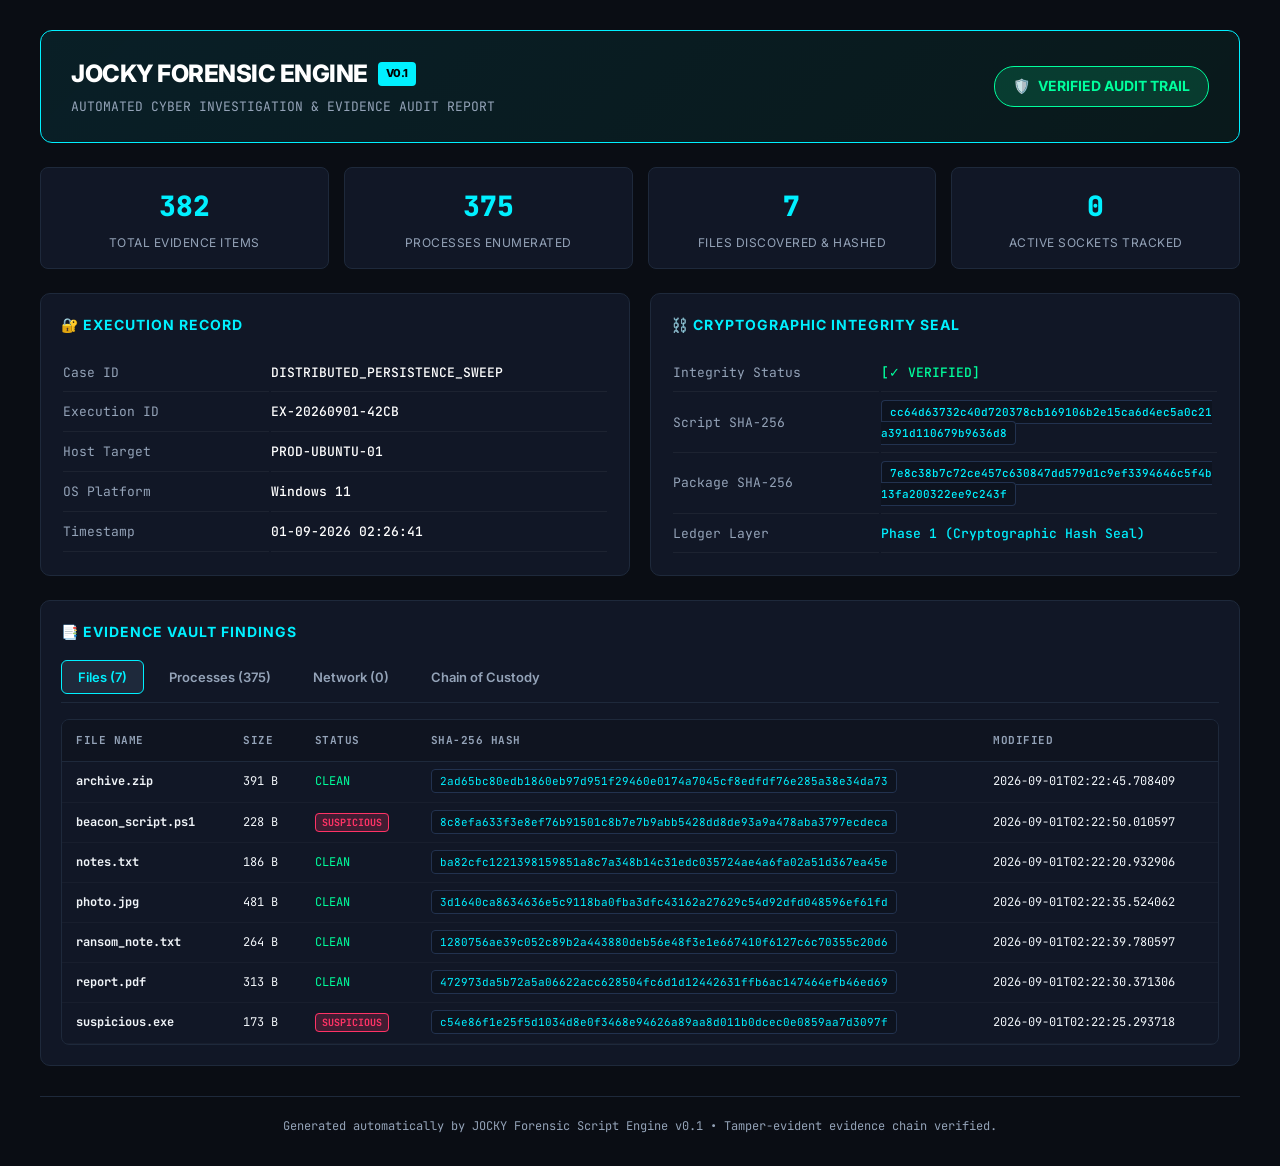
<file: investigation/reports/DISTRIBUTED_PERSISTENCE_SWEEP_report.html>
<!DOCTYPE html>
<html lang="en">
<head>
    <meta charset="UTF-8">
    <meta name="viewport" content="width=device-width, initial-scale=1.0">
    <title>JOCKY Forensic Investigation Report - DISTRIBUTED_PERSISTENCE_SWEEP</title>
    <link href="https://fonts.googleapis.com/css2?family=JetBrains+Mono:wght@400;500;700&family=Inter:wght@400;600;800&display=swap" rel="stylesheet">
    <style>
        :root {
            --bg-base: #0a0d14;
            --bg-card: #111726;
            --bg-card-hover: #162035;
            --border: #1e293b;
            --border-accent: #00f0ff;
            --cyan: #00f0ff;
            --green: #00ff9d;
            --yellow: #ffb800;
            --red: #ff3366;
            --text-main: #f1f5f9;
            --text-muted: #94a3b8;
            --font-mono: 'JetBrains Mono', monospace;
            --font-sans: 'Inter', sans-serif;
        }
        * { box-sizing: border-box; margin: 0; padding: 0; }
        body {
            background: var(--bg-base);
            color: var(--text-main);
            font-family: var(--font-sans);
            padding: 30px 20px;
            line-height: 1.6;
        }
        .container {
            max-width: 1200px;
            margin: 0 auto;
        }
        .header {
            background: linear-gradient(135deg, rgba(0, 240, 255, 0.08) 0%, rgba(0, 255, 157, 0.05) 100%);
            border: 1px solid var(--border-accent);
            border-radius: 12px;
            padding: 24px 30px;
            margin-bottom: 24px;
            display: flex;
            justify-content: space-between;
            align-items: center;
            flex-wrap: wrap;
            gap: 16px;
        }
        .logo-area h1 {
            font-size: 24px;
            font-weight: 800;
            letter-spacing: -0.5px;
            display: flex;
            align-items: center;
            gap: 10px;
            color: #ffffff;
        }
        .logo-badge {
            background: var(--cyan);
            color: #000;
            font-size: 11px;
            font-weight: 800;
            padding: 3px 8px;
            border-radius: 4px;
            text-transform: uppercase;
        }
        .subtitle {
            color: var(--text-muted);
            font-size: 13px;
            margin-top: 4px;
            font-family: var(--font-mono);
        }
        .status-badge {
            background: rgba(0, 255, 157, 0.15);
            border: 1px solid var(--green);
            color: var(--green);
            padding: 8px 18px;
            border-radius: 20px;
            font-weight: 700;
            font-size: 14px;
            display: flex;
            align-items: center;
            gap: 8px;
        }
        .grid-2 {
            display: grid;
            grid-template-columns: 1fr 1fr;
            gap: 20px;
            margin-bottom: 24px;
        }
        @media (max-width: 800px) {
            .grid-2 { grid-template-columns: 1fr; }
        }
        .card {
            background: var(--bg-card);
            border: 1px solid var(--border);
            border-radius: 10px;
            padding: 20px;
        }
        .card h2 {
            font-size: 14px;
            text-transform: uppercase;
            letter-spacing: 1px;
            color: var(--cyan);
            margin-bottom: 16px;
            display: flex;
            align-items: center;
            gap: 8px;
        }
        .kv-table {
            width: 100%;
            font-family: var(--font-mono);
            font-size: 13px;
        }
        .kv-table td {
            padding: 8px 0;
            border-bottom: 1px solid rgba(255,255,255,0.05);
        }
        .kv-key {
            color: var(--text-muted);
            width: 38%;
        }
        .kv-val {
            color: #ffffff;
            font-weight: 500;
            word-break: break-all;
        }
        .hash-tag {
            background: #0d131f;
            border: 1px solid #22324f;
            padding: 4px 8px;
            border-radius: 4px;
            color: var(--cyan);
            font-size: 11px;
        }
        .stats-grid {
            display: grid;
            grid-template-columns: repeat(auto-fit, minmax(180px, 1fr));
            gap: 15px;
            margin-bottom: 24px;
        }
        .stat-box {
            background: var(--bg-card);
            border: 1px solid var(--border);
            border-radius: 8px;
            padding: 16px;
            text-align: center;
        }
        .stat-num {
            font-size: 28px;
            font-weight: 800;
            color: var(--cyan);
            font-family: var(--font-mono);
        }
        .stat-label {
            font-size: 12px;
            color: var(--text-muted);
            text-transform: uppercase;
            letter-spacing: 0.5px;
            margin-top: 4px;
        }
        .tabs {
            display: flex;
            gap: 8px;
            margin-bottom: 16px;
            border-bottom: 1px solid var(--border);
            padding-bottom: 8px;
        }
        .tab-btn {
            background: none;
            border: 1px solid transparent;
            color: var(--text-muted);
            padding: 8px 16px;
            border-radius: 6px;
            cursor: pointer;
            font-family: var(--font-sans);
            font-weight: 600;
            font-size: 13px;
            transition: all 0.2s;
        }
        .tab-btn.active {
            background: #1e293b;
            color: var(--cyan);
            border-color: var(--cyan);
        }
        .table-container {
            background: var(--bg-card);
            border: 1px solid var(--border);
            border-radius: 8px;
            overflow-x: auto;
        }
        table.data-table {
            width: 100%;
            border-collapse: collapse;
            font-family: var(--font-mono);
            font-size: 12px;
            text-align: left;
        }
        table.data-table th {
            background: #0f1420;
            padding: 12px 14px;
            color: var(--text-muted);
            border-bottom: 1px solid var(--border);
            text-transform: uppercase;
            font-size: 11px;
            letter-spacing: 0.5px;
        }
        table.data-table td {
            padding: 10px 14px;
            border-bottom: 1px solid rgba(255,255,255,0.03);
            color: var(--text-main);
        }
        table.data-table tr:hover td {
            background: var(--bg-card-hover);
        }
        .badge-suspicious {
            background: rgba(255, 51, 102, 0.2);
            color: var(--red);
            border: 1px solid var(--red);
            padding: 2px 6px;
            border-radius: 4px;
            font-size: 10px;
            font-weight: bold;
        }
        .footer {
            margin-top: 30px;
            text-align: center;
            color: var(--text-muted);
            font-size: 12px;
            font-family: var(--font-mono);
            border-top: 1px solid var(--border);
            padding-top: 20px;
        }
    </style>
</head>
<body>
    <div class="container">
        <!-- Header -->
        <div class="header">
            <div class="logo-area">
                <h1>JOCKY FORENSIC ENGINE <span class="logo-badge">v0.1</span></h1>
                <div class="subtitle">AUTOMATED CYBER INVESTIGATION & EVIDENCE AUDIT REPORT</div>
            </div>
            <div class="status-badge">
                <span>🛡️</span> VERIFIED AUDIT TRAIL
            </div>
        </div>

        <!-- Metric Cards -->
        <div class="stats-grid">
            <div class="stat-box">
                <div class="stat-num">382</div>
                <div class="stat-label">Total Evidence Items</div>
            </div>
            <div class="stat-box">
                <div class="stat-num">375</div>
                <div class="stat-label">Processes Enumerated</div>
            </div>
            <div class="stat-box">
                <div class="stat-num">7</div>
                <div class="stat-label">Files Discovered & Hashed</div>
            </div>
            <div class="stat-box">
                <div class="stat-num">0</div>
                <div class="stat-label">Active Sockets Tracked</div>
            </div>
        </div>

        <!-- Execution Record Cards -->
        <div class="grid-2">
            <div class="card">
                <h2>🔐 Execution Record</h2>
                <table class="kv-table">
                    <tr><td class="kv-key">Case ID</td><td class="kv-val">DISTRIBUTED_PERSISTENCE_SWEEP</td></tr>
                    <tr><td class="kv-key">Execution ID</td><td class="kv-val">EX-20260901-42CB</td></tr>
                    <tr><td class="kv-key">Host Target</td><td class="kv-val">PROD-UBUNTU-01</td></tr>
                    <tr><td class="kv-key">OS Platform</td><td class="kv-val">Windows 11</td></tr>
                    <tr><td class="kv-key">Timestamp</td><td class="kv-val">01-09-2026 02:26:41</td></tr>
                </table>
            </div>

            <div class="card">
                <h2>⛓️ Cryptographic Integrity Seal</h2>
                <table class="kv-table">
                    <tr><td class="kv-key">Integrity Status</td><td class="kv-val" style="color: var(--green);">[✓ VERIFIED]</td></tr>
                    <tr><td class="kv-key">Script SHA-256</td><td class="kv-val"><span class="hash-tag">cc64d63732c40d720378cb169106b2e15ca6d4ec5a0c21a391d110679b9636d8</span></td></tr>
                    <tr><td class="kv-key">Package SHA-256</td><td class="kv-val"><span class="hash-tag">7e8c38b7c72ce457c630847dd579d1c9ef3394646c5f4b13fa200322ee9c243f</span></td></tr>
                    <tr><td class="kv-key">Ledger Layer</td><td class="kv-val" style="color: var(--cyan);">Phase 1 (Cryptographic Hash Seal)</td></tr>
                </table>
            </div>
        </div>

        <!-- Evidence Data Tables -->
        <div class="card">
            <h2>📑 Evidence Vault Findings</h2>
            
            <div class="tabs">
                <button class="tab-btn active" onclick="showTab('files')">Files (7)</button>
                <button class="tab-btn" onclick="showTab('procs')">Processes (375)</button>
                <button class="tab-btn" onclick="showTab('network')">Network (0)</button>
                <button class="tab-btn" onclick="showTab('chain')">Chain of Custody</button>
            </div>

            <!-- Files Table -->
            <div id="tab-files" class="table-container">
                <table class="data-table">
                    <thead>
                        <tr>
                            <th>File Name</th>
                            <th>Size</th>
                            <th>Status</th>
                            <th>SHA-256 Hash</th>
                            <th>Modified</th>
                        </tr>
                    </thead>
                    <tbody>
                        <tr>
                            <td><strong>archive.zip</strong></td>
                            <td>391 B</td>
                            <td><span style='color:var(--green);'>CLEAN</span></td>
                            <td><span class="hash-tag">2ad65bc80edb1860eb97d951f29460e0174a7045cf8edfdf76e285a38e34da73</span></td>
                            <td>2026-09-01T02:22:45.708409</td>
                        </tr><tr>
                            <td><strong>beacon_script.ps1</strong></td>
                            <td>228 B</td>
                            <td><span class='badge-suspicious'>SUSPICIOUS</span></td>
                            <td><span class="hash-tag">8c8efa633f3e8ef76b91501c8b7e7b9abb5428dd8de93a9a478aba3797ecdeca</span></td>
                            <td>2026-09-01T02:22:50.010597</td>
                        </tr><tr>
                            <td><strong>notes.txt</strong></td>
                            <td>186 B</td>
                            <td><span style='color:var(--green);'>CLEAN</span></td>
                            <td><span class="hash-tag">ba82cfc1221398159851a8c7a348b14c31edc035724ae4a6fa02a51d367ea45e</span></td>
                            <td>2026-09-01T02:22:20.932906</td>
                        </tr><tr>
                            <td><strong>photo.jpg</strong></td>
                            <td>481 B</td>
                            <td><span style='color:var(--green);'>CLEAN</span></td>
                            <td><span class="hash-tag">3d1640ca8634636e5c9118ba0fba3dfc43162a27629c54d92dfd048596ef61fd</span></td>
                            <td>2026-09-01T02:22:35.524062</td>
                        </tr><tr>
                            <td><strong>ransom_note.txt</strong></td>
                            <td>264 B</td>
                            <td><span style='color:var(--green);'>CLEAN</span></td>
                            <td><span class="hash-tag">1280756ae39c052c89b2a443880deb56e48f3e1e667410f6127c6c70355c20d6</span></td>
                            <td>2026-09-01T02:22:39.780597</td>
                        </tr><tr>
                            <td><strong>report.pdf</strong></td>
                            <td>313 B</td>
                            <td><span style='color:var(--green);'>CLEAN</span></td>
                            <td><span class="hash-tag">472973da5b72a5a06622acc628504fc6d1d12442631ffb6ac147464efb46ed69</span></td>
                            <td>2026-09-01T02:22:30.371306</td>
                        </tr><tr>
                            <td><strong>suspicious.exe</strong></td>
                            <td>173 B</td>
                            <td><span class='badge-suspicious'>SUSPICIOUS</span></td>
                            <td><span class="hash-tag">c54e86f1e25f5d1034d8e0f3468e94626a89aa8d011b0dcec0e0859aa7d3097f</span></td>
                            <td>2026-09-01T02:22:25.293718</td>
                        </tr>
                    </tbody>
                </table>
            </div>

            <!-- Processes Table -->
            <div id="tab-procs" class="table-container" style="display:none;">
                <table class="data-table">
                    <thead>
                        <tr>
                            <th>PID</th>
                            <th>Process Name</th>
                            <th>Memory</th>
                            <th>Status</th>
                            <th>Binary SHA-256</th>
                        </tr>
                    </thead>
                    <tbody>
                        <tr>
                            <td>0</td>
                            <td><strong>System Idle Process</strong></td>
                            <td>0.01 MB</td>
                            <td>running</td>
                            <td><span class="hash-tag">SYSTEM_LOCKED</span></td>
                        </tr><tr>
                            <td>4</td>
                            <td><strong>System</strong></td>
                            <td>3.2 MB</td>
                            <td>running</td>
                            <td><span class="hash-tag">SYSTEM_LOCKED</span></td>
                        </tr><tr>
                            <td>8</td>
                            <td><strong>WUDFHost.exe</strong></td>
                            <td>8.52 MB</td>
                            <td>running</td>
                            <td><span class="hash-tag">f2a12a2fb900d06cfed2f9cc613440d92716acd2bfae6031e40a62aaeb8f2f1a</span></td>
                        </tr><tr>
                            <td>236</td>
                            <td><strong>unknown</strong></td>
                            <td>64.34 MB</td>
                            <td>stopped</td>
                            <td><span class="hash-tag">SYSTEM_LOCKED</span></td>
                        </tr><tr>
                            <td>280</td>
                            <td><strong>Registry</strong></td>
                            <td>38.56 MB</td>
                            <td>running</td>
                            <td><span class="hash-tag">SYSTEM_LOCKED</span></td>
                        </tr><tr>
                            <td>944</td>
                            <td><strong>smss.exe</strong></td>
                            <td>1.48 MB</td>
                            <td>running</td>
                            <td><span class="hash-tag">21b2cf9a8479818cdce2c29d99ee61bde07095210d7ad560bb0908ae87905779</span></td>
                        </tr><tr>
                            <td>1360</td>
                            <td><strong>svchost.exe</strong></td>
                            <td>7.31 MB</td>
                            <td>running</td>
                            <td><span class="hash-tag">1222a44a5fdb4efde4dfcb41093648627950e7ec02d8667f1c26ccae31d922e2</span></td>
                        </tr><tr>
                            <td>1372</td>
                            <td><strong>csrss.exe</strong></td>
                            <td>4.49 MB</td>
                            <td>running</td>
                            <td><span class="hash-tag">a958083fd4982697973d1f4a05a8f51b1f5d551a558cfa0097cfb6867fdce3ba</span></td>
                        </tr><tr>
                            <td>1476</td>
                            <td><strong>wininit.exe</strong></td>
                            <td>5.47 MB</td>
                            <td>running</td>
                            <td><span class="hash-tag">a497eec9d1436af978d86fd15024937b21acd62e31e3ba4751c704ab13246aff</span></td>
                        </tr><tr>
                            <td>1552</td>
                            <td><strong>services.exe</strong></td>
                            <td>19.16 MB</td>
                            <td>running</td>
                            <td><span class="hash-tag">ec6674673bafea6dc621530910d5923c6e51dff689d211428bd9527b208716b4</span></td>
                        </tr><tr>
                            <td>1572</td>
                            <td><strong>LsaIso.exe</strong></td>
                            <td>3.54 MB</td>
                            <td>running</td>
                            <td><span class="hash-tag">c6d056926edf6c5b531f1bb58a366794f95446bf35e40cf51c069bd068d0c967</span></td>
                        </tr><tr>
                            <td>1580</td>
                            <td><strong>lsass.exe</strong></td>
                            <td>26.61 MB</td>
                            <td>running</td>
                            <td><span class="hash-tag">4e5a87527feb441b55fa1f14239b1ece6ede888e26eaa9757340244dd9f9f05d</span></td>
                        </tr><tr>
                            <td>1788</td>
                            <td><strong>svchost.exe</strong></td>
                            <td>53.57 MB</td>
                            <td>running</td>
                            <td><span class="hash-tag">1222a44a5fdb4efde4dfcb41093648627950e7ec02d8667f1c26ccae31d922e2</span></td>
                        </tr><tr>
                            <td>1808</td>
                            <td><strong>WUDFHost.exe</strong></td>
                            <td>10.33 MB</td>
                            <td>running</td>
                            <td><span class="hash-tag">f2a12a2fb900d06cfed2f9cc613440d92716acd2bfae6031e40a62aaeb8f2f1a</span></td>
                        </tr><tr>
                            <td>1848</td>
                            <td><strong>fontdrvhost.exe</strong></td>
                            <td>4.09 MB</td>
                            <td>running</td>
                            <td><span class="hash-tag">d95f4bcdc09eadeb6f2afc9befef1d1a309c9fc72a6d3452871a7d0b7a59134d</span></td>
                        </tr><tr>
                            <td>1952</td>
                            <td><strong>svchost.exe</strong></td>
                            <td>27.98 MB</td>
                            <td>running</td>
                            <td><span class="hash-tag">1222a44a5fdb4efde4dfcb41093648627950e7ec02d8667f1c26ccae31d922e2</span></td>
                        </tr><tr>
                            <td>2004</td>
                            <td><strong>svchost.exe</strong></td>
                            <td>12.91 MB</td>
                            <td>running</td>
                            <td><span class="hash-tag">1222a44a5fdb4efde4dfcb41093648627950e7ec02d8667f1c26ccae31d922e2</span></td>
                        </tr><tr>
                            <td>2068</td>
                            <td><strong>svchost.exe</strong></td>
                            <td>5.22 MB</td>
                            <td>running</td>
                            <td><span class="hash-tag">1222a44a5fdb4efde4dfcb41093648627950e7ec02d8667f1c26ccae31d922e2</span></td>
                        </tr><tr>
                            <td>2076</td>
                            <td><strong>svchost.exe</strong></td>
                            <td>6.73 MB</td>
                            <td>running</td>
                            <td><span class="hash-tag">1222a44a5fdb4efde4dfcb41093648627950e7ec02d8667f1c26ccae31d922e2</span></td>
                        </tr><tr>
                            <td>2100</td>
                            <td><strong>svchost.exe</strong></td>
                            <td>9.39 MB</td>
                            <td>running</td>
                            <td><span class="hash-tag">1222a44a5fdb4efde4dfcb41093648627950e7ec02d8667f1c26ccae31d922e2</span></td>
                        </tr><tr>
                            <td>2196</td>
                            <td><strong>svchost.exe</strong></td>
                            <td>15.91 MB</td>
                            <td>running</td>
                            <td><span class="hash-tag">1222a44a5fdb4efde4dfcb41093648627950e7ec02d8667f1c26ccae31d922e2</span></td>
                        </tr><tr>
                            <td>2216</td>
                            <td><strong>StartMenuExperienceHost.exe</strong></td>
                            <td>24.12 MB</td>
                            <td>running</td>
                            <td><span class="hash-tag">028682be7d4a614cce4314be919aa17fa1191ef2b4388e94f9e0d640ab2e66cd</span></td>
                        </tr><tr>
                            <td>2228</td>
                            <td><strong>svchost.exe</strong></td>
                            <td>13.04 MB</td>
                            <td>running</td>
                            <td><span class="hash-tag">1222a44a5fdb4efde4dfcb41093648627950e7ec02d8667f1c26ccae31d922e2</span></td>
                        </tr><tr>
                            <td>2284</td>
                            <td><strong>svchost.exe</strong></td>
                            <td>10.44 MB</td>
                            <td>running</td>
                            <td><span class="hash-tag">1222a44a5fdb4efde4dfcb41093648627950e7ec02d8667f1c26ccae31d922e2</span></td>
                        </tr><tr>
                            <td>2292</td>
                            <td><strong>svchost.exe</strong></td>
                            <td>13.6 MB</td>
                            <td>running</td>
                            <td><span class="hash-tag">1222a44a5fdb4efde4dfcb41093648627950e7ec02d8667f1c26ccae31d922e2</span></td>
                        </tr><tr>
                            <td>2300</td>
                            <td><strong>svchost.exe</strong></td>
                            <td>15.65 MB</td>
                            <td>running</td>
                            <td><span class="hash-tag">1222a44a5fdb4efde4dfcb41093648627950e7ec02d8667f1c26ccae31d922e2</span></td>
                        </tr><tr>
                            <td>2420</td>
                            <td><strong>IntelCpHDCPSvc.exe</strong></td>
                            <td>6.77 MB</td>
                            <td>running</td>
                            <td><span class="hash-tag">9e474df5874627b1c3b83e719d9d2eddf98586cf9351aa7751324446abbdddfd</span></td>
                        </tr><tr>
                            <td>2432</td>
                            <td><strong>svchost.exe</strong></td>
                            <td>11.24 MB</td>
                            <td>running</td>
                            <td><span class="hash-tag">1222a44a5fdb4efde4dfcb41093648627950e7ec02d8667f1c26ccae31d922e2</span></td>
                        </tr><tr>
                            <td>2492</td>
                            <td><strong>svchost.exe</strong></td>
                            <td>10.63 MB</td>
                            <td>running</td>
                            <td><span class="hash-tag">1222a44a5fdb4efde4dfcb41093648627950e7ec02d8667f1c26ccae31d922e2</span></td>
                        </tr><tr>
                            <td>2500</td>
                            <td><strong>svchost.exe</strong></td>
                            <td>7.2 MB</td>
                            <td>running</td>
                            <td><span class="hash-tag">1222a44a5fdb4efde4dfcb41093648627950e7ec02d8667f1c26ccae31d922e2</span></td>
                        </tr><tr>
                            <td>2544</td>
                            <td><strong>svchost.exe</strong></td>
                            <td>7.7 MB</td>
                            <td>running</td>
                            <td><span class="hash-tag">1222a44a5fdb4efde4dfcb41093648627950e7ec02d8667f1c26ccae31d922e2</span></td>
                        </tr><tr>
                            <td>2584</td>
                            <td><strong>svchost.exe</strong></td>
                            <td>20.42 MB</td>
                            <td>running</td>
                            <td><span class="hash-tag">1222a44a5fdb4efde4dfcb41093648627950e7ec02d8667f1c26ccae31d922e2</span></td>
                        </tr><tr>
                            <td>2592</td>
                            <td><strong>svchost.exe</strong></td>
                            <td>17.61 MB</td>
                            <td>running</td>
                            <td><span class="hash-tag">1222a44a5fdb4efde4dfcb41093648627950e7ec02d8667f1c26ccae31d922e2</span></td>
                        </tr><tr>
                            <td>2600</td>
                            <td><strong>wps.exe</strong></td>
                            <td>15.83 MB</td>
                            <td>running</td>
                            <td><span class="hash-tag">ed49a90969f576124307b519c126cc27ce97f5faa4a9d12a63faa19c4d994ad5</span></td>
                        </tr><tr>
                            <td>2732</td>
                            <td><strong>chrome.exe</strong></td>
                            <td>4.2 MB</td>
                            <td>running</td>
                            <td><span class="hash-tag">b6d40f55e48e61760335d18f46abcec929e1a11b8330e7f2b501037584af4aa4</span></td>
                        </tr><tr>
                            <td>2776</td>
                            <td><strong>svchost.exe</strong></td>
                            <td>14.01 MB</td>
                            <td>running</td>
                            <td><span class="hash-tag">1222a44a5fdb4efde4dfcb41093648627950e7ec02d8667f1c26ccae31d922e2</span></td>
                        </tr><tr>
                            <td>2928</td>
                            <td><strong>dasHost.exe</strong></td>
                            <td>10.79 MB</td>
                            <td>running</td>
                            <td><span class="hash-tag">6669401b1a5094796ee8581b8a370b27ca41ce61a8a0876e7c02db6cc9534f24</span></td>
                        </tr><tr>
                            <td>3108</td>
                            <td><strong>OmenCap.exe</strong></td>
                            <td>10.32 MB</td>
                            <td>running</td>
                            <td><span class="hash-tag">9eeccbdd7beaa9c33930551853a572ab1e56e2e9a72f6453dc53e190284fe0c8</span></td>
                        </tr><tr>
                            <td>3124</td>
                            <td><strong>SecurityHealthService.exe</strong></td>
                            <td>17.34 MB</td>
                            <td>running</td>
                            <td><span class="hash-tag">2e6c93dd683b4be2fac8be2a6395f90c1fdbd98706e21ec8cf572d0d5488f59e</span></td>
                        </tr><tr>
                            <td>3176</td>
                            <td><strong>NVDisplay.Container.exe</strong></td>
                            <td>23.09 MB</td>
                            <td>running</td>
                            <td><span class="hash-tag">e62e72fbc45666f7cd27350b36e8b5e7b3707b6049dc1e74232349fa2649b72a</span></td>
                        </tr><tr>
                            <td>3224</td>
                            <td><strong>svchost.exe</strong></td>
                            <td>10.87 MB</td>
                            <td>running</td>
                            <td><span class="hash-tag">1222a44a5fdb4efde4dfcb41093648627950e7ec02d8667f1c26ccae31d922e2</span></td>
                        </tr><tr>
                            <td>3264</td>
                            <td><strong>svchost.exe</strong></td>
                            <td>15.23 MB</td>
                            <td>running</td>
                            <td><span class="hash-tag">1222a44a5fdb4efde4dfcb41093648627950e7ec02d8667f1c26ccae31d922e2</span></td>
                        </tr><tr>
                            <td>3316</td>
                            <td><strong>svchost.exe</strong></td>
                            <td>12.38 MB</td>
                            <td>running</td>
                            <td><span class="hash-tag">1222a44a5fdb4efde4dfcb41093648627950e7ec02d8667f1c26ccae31d922e2</span></td>
                        </tr><tr>
                            <td>3324</td>
                            <td><strong>svchost.exe</strong></td>
                            <td>8.2 MB</td>
                            <td>running</td>
                            <td><span class="hash-tag">1222a44a5fdb4efde4dfcb41093648627950e7ec02d8667f1c26ccae31d922e2</span></td>
                        </tr><tr>
                            <td>3340</td>
                            <td><strong>svchost.exe</strong></td>
                            <td>9.52 MB</td>
                            <td>running</td>
                            <td><span class="hash-tag">1222a44a5fdb4efde4dfcb41093648627950e7ec02d8667f1c26ccae31d922e2</span></td>
                        </tr><tr>
                            <td>3348</td>
                            <td><strong>svchost.exe</strong></td>
                            <td>5.01 MB</td>
                            <td>running</td>
                            <td><span class="hash-tag">1222a44a5fdb4efde4dfcb41093648627950e7ec02d8667f1c26ccae31d922e2</span></td>
                        </tr><tr>
                            <td>3384</td>
                            <td><strong>chrome.exe</strong></td>
                            <td>45.73 MB</td>
                            <td>running</td>
                            <td><span class="hash-tag">b6d40f55e48e61760335d18f46abcec929e1a11b8330e7f2b501037584af4aa4</span></td>
                        </tr><tr>
                            <td>3472</td>
                            <td><strong>MemCompression</strong></td>
                            <td>295.18 MB</td>
                            <td>running</td>
                            <td><span class="hash-tag">SYSTEM_LOCKED</span></td>
                        </tr><tr>
                            <td>3540</td>
                            <td><strong>svchost.exe</strong></td>
                            <td>9.65 MB</td>
                            <td>running</td>
                            <td><span class="hash-tag">1222a44a5fdb4efde4dfcb41093648627950e7ec02d8667f1c26ccae31d922e2</span></td>
                        </tr><tr>
                            <td>3548</td>
                            <td><strong>svchost.exe</strong></td>
                            <td>12.91 MB</td>
                            <td>running</td>
                            <td><span class="hash-tag">1222a44a5fdb4efde4dfcb41093648627950e7ec02d8667f1c26ccae31d922e2</span></td>
                        </tr><tr>
                            <td>3580</td>
                            <td><strong>dwm.exe</strong></td>
                            <td>70.47 MB</td>
                            <td>running</td>
                            <td><span class="hash-tag">fecf4f6ee00878f6ccbe41c89c809a066cf3c412ed1f91585ae8c79842c3294a</span></td>
                        </tr><tr>
                            <td>3620</td>
                            <td><strong>svchost.exe</strong></td>
                            <td>11.49 MB</td>
                            <td>running</td>
                            <td><span class="hash-tag">1222a44a5fdb4efde4dfcb41093648627950e7ec02d8667f1c26ccae31d922e2</span></td>
                        </tr><tr>
                            <td>3628</td>
                            <td><strong>svchost.exe</strong></td>
                            <td>5.6 MB</td>
                            <td>running</td>
                            <td><span class="hash-tag">1222a44a5fdb4efde4dfcb41093648627950e7ec02d8667f1c26ccae31d922e2</span></td>
                        </tr><tr>
                            <td>3676</td>
                            <td><strong>OmenInstallMonitor.exe</strong></td>
                            <td>13.39 MB</td>
                            <td>running</td>
                            <td><span class="hash-tag">3fdbe7ed20df17102d6422d04964a2d9cf5ccf559087c451cfaabaa226d41ddd</span></td>
                        </tr><tr>
                            <td>3688</td>
                            <td><strong>TouchpointAnalyticsClientService.exe</strong></td>
                            <td>22.92 MB</td>
                            <td>running</td>
                            <td><span class="hash-tag">84c6487aef9d10715b79556c77feda867999b6307df1e36d88a98e0c5e58cb39</span></td>
                        </tr><tr>
                            <td>3816</td>
                            <td><strong>msedgewebview2.exe</strong></td>
                            <td>2.13 MB</td>
                            <td>running</td>
                            <td><span class="hash-tag">fe7922326f2a1d3188454ba5502861253223d5da10d9da0b858f9b10f3e01468</span></td>
                        </tr><tr>
                            <td>3860</td>
                            <td><strong>svchost.exe</strong></td>
                            <td>14.48 MB</td>
                            <td>running</td>
                            <td><span class="hash-tag">1222a44a5fdb4efde4dfcb41093648627950e7ec02d8667f1c26ccae31d922e2</span></td>
                        </tr><tr>
                            <td>3932</td>
                            <td><strong>chrome.exe</strong></td>
                            <td>66.09 MB</td>
                            <td>running</td>
                            <td><span class="hash-tag">b6d40f55e48e61760335d18f46abcec929e1a11b8330e7f2b501037584af4aa4</span></td>
                        </tr><tr>
                            <td>3944</td>
                            <td><strong>svchost.exe</strong></td>
                            <td>18.87 MB</td>
                            <td>running</td>
                            <td><span class="hash-tag">1222a44a5fdb4efde4dfcb41093648627950e7ec02d8667f1c26ccae31d922e2</span></td>
                        </tr><tr>
                            <td>3992</td>
                            <td><strong>msedgewebview2.exe</strong></td>
                            <td>1.17 MB</td>
                            <td>running</td>
                            <td><span class="hash-tag">fe7922326f2a1d3188454ba5502861253223d5da10d9da0b858f9b10f3e01468</span></td>
                        </tr><tr>
                            <td>4004</td>
                            <td><strong>svchost.exe</strong></td>
                            <td>4.65 MB</td>
                            <td>running</td>
                            <td><span class="hash-tag">1222a44a5fdb4efde4dfcb41093648627950e7ec02d8667f1c26ccae31d922e2</span></td>
                        </tr><tr>
                            <td>4008</td>
                            <td><strong>svchost.exe</strong></td>
                            <td>15.22 MB</td>
                            <td>running</td>
                            <td><span class="hash-tag">1222a44a5fdb4efde4dfcb41093648627950e7ec02d8667f1c26ccae31d922e2</span></td>
                        </tr><tr>
                            <td>4084</td>
                            <td><strong>svchost.exe</strong></td>
                            <td>25.94 MB</td>
                            <td>running</td>
                            <td><span class="hash-tag">1222a44a5fdb4efde4dfcb41093648627950e7ec02d8667f1c26ccae31d922e2</span></td>
                        </tr><tr>
                            <td>4320</td>
                            <td><strong>svchost.exe</strong></td>
                            <td>20.78 MB</td>
                            <td>running</td>
                            <td><span class="hash-tag">1222a44a5fdb4efde4dfcb41093648627950e7ec02d8667f1c26ccae31d922e2</span></td>
                        </tr><tr>
                            <td>4516</td>
                            <td><strong>svchost.exe</strong></td>
                            <td>7.81 MB</td>
                            <td>running</td>
                            <td><span class="hash-tag">1222a44a5fdb4efde4dfcb41093648627950e7ec02d8667f1c26ccae31d922e2</span></td>
                        </tr><tr>
                            <td>4664</td>
                            <td><strong>powershell.exe</strong></td>
                            <td>80.38 MB</td>
                            <td>running</td>
                            <td><span class="hash-tag">7600ffe12da441fe89d035b13801e8e91d064bc544a27b19a5cf49f6ab8b18f5</span></td>
                        </tr><tr>
                            <td>4668</td>
                            <td><strong>RuntimeBroker.exe</strong></td>
                            <td>30.71 MB</td>
                            <td>running</td>
                            <td><span class="hash-tag">61597bf6b9daeaeaef0080b57ad2838f34f007a6cd024420e7c196c0dea97c86</span></td>
                        </tr><tr>
                            <td>4712</td>
                            <td><strong>svchost.exe</strong></td>
                            <td>7.29 MB</td>
                            <td>running</td>
                            <td><span class="hash-tag">1222a44a5fdb4efde4dfcb41093648627950e7ec02d8667f1c26ccae31d922e2</span></td>
                        </tr><tr>
                            <td>4796</td>
                            <td><strong>WmiPrvSE.exe</strong></td>
                            <td>31.78 MB</td>
                            <td>running</td>
                            <td><span class="hash-tag">c88673d843ed6bce82dbd027105db72330761331f2a4ff710f447979461976f1</span></td>
                        </tr><tr>
                            <td>4912</td>
                            <td><strong>svchost.exe</strong></td>
                            <td>9.64 MB</td>
                            <td>running</td>
                            <td><span class="hash-tag">1222a44a5fdb4efde4dfcb41093648627950e7ec02d8667f1c26ccae31d922e2</span></td>
                        </tr><tr>
                            <td>4932</td>
                            <td><strong>Antigravity IDE.exe</strong></td>
                            <td>189.93 MB</td>
                            <td>running</td>
                            <td><span class="hash-tag">SYSTEM_LOCKED</span></td>
                        </tr><tr>
                            <td>4940</td>
                            <td><strong>svchost.exe</strong></td>
                            <td>10.32 MB</td>
                            <td>running</td>
                            <td><span class="hash-tag">1222a44a5fdb4efde4dfcb41093648627950e7ec02d8667f1c26ccae31d922e2</span></td>
                        </tr><tr>
                            <td>5060</td>
                            <td><strong>svchost.exe</strong></td>
                            <td>20.48 MB</td>
                            <td>running</td>
                            <td><span class="hash-tag">1222a44a5fdb4efde4dfcb41093648627950e7ec02d8667f1c26ccae31d922e2</span></td>
                        </tr><tr>
                            <td>5072</td>
                            <td><strong>unsecapp.exe</strong></td>
                            <td>7.28 MB</td>
                            <td>running</td>
                            <td><span class="hash-tag">16d01ae8ae611dbe5934932e0bda099d9b2f4732c3d2e7dd9b3a96671c3bb209</span></td>
                        </tr><tr>
                            <td>5240</td>
                            <td><strong>msedgewebview2.exe</strong></td>
                            <td>0.52 MB</td>
                            <td>running</td>
                            <td><span class="hash-tag">fe7922326f2a1d3188454ba5502861253223d5da10d9da0b858f9b10f3e01468</span></td>
                        </tr><tr>
                            <td>5284</td>
                            <td><strong>spoolsv.exe</strong></td>
                            <td>15.78 MB</td>
                            <td>running</td>
                            <td><span class="hash-tag">203b41e436ad06139456313f03e113ff2e9688b4eb47a487cb3e96cead378521</span></td>
                        </tr><tr>
                            <td>5316</td>
                            <td><strong>svchost.exe</strong></td>
                            <td>15.36 MB</td>
                            <td>running</td>
                            <td><span class="hash-tag">1222a44a5fdb4efde4dfcb41093648627950e7ec02d8667f1c26ccae31d922e2</span></td>
                        </tr><tr>
                            <td>5352</td>
                            <td><strong>svchost.exe</strong></td>
                            <td>8.68 MB</td>
                            <td>running</td>
                            <td><span class="hash-tag">1222a44a5fdb4efde4dfcb41093648627950e7ec02d8667f1c26ccae31d922e2</span></td>
                        </tr><tr>
                            <td>5440</td>
                            <td><strong>svchost.exe</strong></td>
                            <td>6.18 MB</td>
                            <td>running</td>
                            <td><span class="hash-tag">1222a44a5fdb4efde4dfcb41093648627950e7ec02d8667f1c26ccae31d922e2</span></td>
                        </tr><tr>
                            <td>5508</td>
                            <td><strong>svchost.exe</strong></td>
                            <td>6.4 MB</td>
                            <td>running</td>
                            <td><span class="hash-tag">1222a44a5fdb4efde4dfcb41093648627950e7ec02d8667f1c26ccae31d922e2</span></td>
                        </tr><tr>
                            <td>5596</td>
                            <td><strong>wpscloudsvr.exe</strong></td>
                            <td>24.45 MB</td>
                            <td>running</td>
                            <td><span class="hash-tag">0f455a3cc797ff1b5f6c947285649203ac4ccc0a1d0f900a0b7e43435d41eeb0</span></td>
                        </tr><tr>
                            <td>5632</td>
                            <td><strong>conhost.exe</strong></td>
                            <td>7.29 MB</td>
                            <td>running</td>
                            <td><span class="hash-tag">7ced551ec8afab3391a3ede5442046558e4799dcfd631ac9252fe93929a3465e</span></td>
                        </tr><tr>
                            <td>5640</td>
                            <td><strong>HPMediaNetwork.exe</strong></td>
                            <td>11.6 MB</td>
                            <td>running</td>
                            <td><span class="hash-tag">fe4f0dff6d93072a5f726b3846cc67b5431a128f39d53c9bc28f305081e7d3c3</span></td>
                        </tr><tr>
                            <td>5644</td>
                            <td><strong>ollama.exe</strong></td>
                            <td>10.5 MB</td>
                            <td>running</td>
                            <td><span class="hash-tag">SYSTEM_LOCKED</span></td>
                        </tr><tr>
                            <td>5664</td>
                            <td><strong>svchost.exe</strong></td>
                            <td>5.08 MB</td>
                            <td>running</td>
                            <td><span class="hash-tag">1222a44a5fdb4efde4dfcb41093648627950e7ec02d8667f1c26ccae31d922e2</span></td>
                        </tr><tr>
                            <td>5680</td>
                            <td><strong>ETDService.exe</strong></td>
                            <td>4.76 MB</td>
                            <td>running</td>
                            <td><span class="hash-tag">25863b93fcc40d8953bb49b35e7819979e18b520b3a5c7316de888cdc7fca8c0</span></td>
                        </tr><tr>
                            <td>5688</td>
                            <td><strong>svchost.exe</strong></td>
                            <td>5.19 MB</td>
                            <td>running</td>
                            <td><span class="hash-tag">1222a44a5fdb4efde4dfcb41093648627950e7ec02d8667f1c26ccae31d922e2</span></td>
                        </tr><tr>
                            <td>5700</td>
                            <td><strong>nssm.exe</strong></td>
                            <td>3.29 MB</td>
                            <td>running</td>
                            <td><span class="hash-tag">cef0bb13632f2c63ffe7658750ca13cd86051067d9a085aa042cd0afefaa44f8</span></td>
                        </tr><tr>
                            <td>5708</td>
                            <td><strong>HPCommRecovery.exe</strong></td>
                            <td>13.86 MB</td>
                            <td>running</td>
                            <td><span class="hash-tag">0df20badf3ac4c4c9a1b62183c815bdbcea75ca5fc4e616069348f4680f9b418</span></td>
                        </tr><tr>
                            <td>5716</td>
                            <td><strong>svchost.exe</strong></td>
                            <td>11.36 MB</td>
                            <td>running</td>
                            <td><span class="hash-tag">1222a44a5fdb4efde4dfcb41093648627950e7ec02d8667f1c26ccae31d922e2</span></td>
                        </tr><tr>
                            <td>5740</td>
                            <td><strong>svchost.exe</strong></td>
                            <td>38.1 MB</td>
                            <td>running</td>
                            <td><span class="hash-tag">1222a44a5fdb4efde4dfcb41093648627950e7ec02d8667f1c26ccae31d922e2</span></td>
                        </tr><tr>
                            <td>5748</td>
                            <td><strong>svchost.exe</strong></td>
                            <td>41.21 MB</td>
                            <td>running</td>
                            <td><span class="hash-tag">1222a44a5fdb4efde4dfcb41093648627950e7ec02d8667f1c26ccae31d922e2</span></td>
                        </tr><tr>
                            <td>5756</td>
                            <td><strong>jhi_service.exe</strong></td>
                            <td>3.35 MB</td>
                            <td>running</td>
                            <td><span class="hash-tag">3a927d6b43121450a05c2a107e74ca797fac04ef7d62482770d1b101ee29c117</span></td>
                        </tr><tr>
                            <td>5776</td>
                            <td><strong>svchost.exe</strong></td>
                            <td>8.82 MB</td>
                            <td>running</td>
                            <td><span class="hash-tag">1222a44a5fdb4efde4dfcb41093648627950e7ec02d8667f1c26ccae31d922e2</span></td>
                        </tr><tr>
                            <td>5792</td>
                            <td><strong>IntelAudioService.exe</strong></td>
                            <td>10.48 MB</td>
                            <td>running</td>
                            <td><span class="hash-tag">36c067832ca03e675fb056e767b0e6970fb7f7e9206553af59138f10fca77f34</span></td>
                        </tr><tr>
                            <td>5800</td>
                            <td><strong>HPPrintScanDoctorService.exe</strong></td>
                            <td>9.48 MB</td>
                            <td>running</td>
                            <td><span class="hash-tag">c870bbcf86f2b1e30a703ad6695ff8d6b7abb14fe4f2b4c03cb2820a233468de</span></td>
                        </tr><tr>
                            <td>5808</td>
                            <td><strong>Antigravity IDE.exe</strong></td>
                            <td>17.21 MB</td>
                            <td>running</td>
                            <td><span class="hash-tag">SYSTEM_LOCKED</span></td>
                        </tr><tr>
                            <td>5828</td>
                            <td><strong>ipf_uf.exe</strong></td>
                            <td>4.84 MB</td>
                            <td>running</td>
                            <td><span class="hash-tag">f60a366344e468aee12a9dddcd6dbefaca6552200e4800244a27cc62f7df66fb</span></td>
                        </tr><tr>
                            <td>5844</td>
                            <td><strong>OneApp.IGCC.WinService.exe</strong></td>
                            <td>17.53 MB</td>
                            <td>running</td>
                            <td><span class="hash-tag">f98c5f3ca0d3fc3147a2fa0ce499355b2d51cdc784d8bdc5b789453501aaf76c</span></td>
                        </tr><tr>
                            <td>5884</td>
                            <td><strong>MpDefenderCoreService.exe</strong></td>
                            <td>16.71 MB</td>
                            <td>running</td>
                            <td><span class="hash-tag">af108353a1f6848dd0acda83059d781264e5c25b677fef76e781b2854fcde154</span></td>
                        </tr><tr>
                            <td>5896</td>
                            <td><strong>mysqld.exe</strong></td>
                            <td>9.68 MB</td>
                            <td>running</td>
                            <td><span class="hash-tag">SYSTEM_LOCKED</span></td>
                        </tr><tr>
                            <td>5996</td>
                            <td><strong>RtkAudUService64.exe</strong></td>
                            <td>12.5 MB</td>
                            <td>running</td>
                            <td><span class="hash-tag">18d973fd0097b311baa4d3b71f5dd1889b963bb6cb268498515f355cc96912bc</span></td>
                        </tr><tr>
                            <td>6036</td>
                            <td><strong>svchost.exe</strong></td>
                            <td>5.66 MB</td>
                            <td>running</td>
                            <td><span class="hash-tag">1222a44a5fdb4efde4dfcb41093648627950e7ec02d8667f1c26ccae31d922e2</span></td>
                        </tr><tr>
                            <td>6076</td>
                            <td><strong>WMIRegistrationService.exe</strong></td>
                            <td>4.76 MB</td>
                            <td>running</td>
                            <td><span class="hash-tag">3009fd5e73f701581d4c48c544378ba5e58115751224d0763cbb302d3e604763</span></td>
                        </tr><tr>
                            <td>6092</td>
                            <td><strong>svchost.exe</strong></td>
                            <td>3.75 MB</td>
                            <td>running</td>
                            <td><span class="hash-tag">1222a44a5fdb4efde4dfcb41093648627950e7ec02d8667f1c26ccae31d922e2</span></td>
                        </tr><tr>
                            <td>6108</td>
                            <td><strong>MsMpEng.exe</strong></td>
                            <td>296.89 MB</td>
                            <td>running</td>
                            <td><span class="hash-tag">212ac17c30c33190acdcae645af2ea5131e2e6f17bf4516777c108bdea5f7578</span></td>
                        </tr><tr>
                            <td>6116</td>
                            <td><strong>svchost.exe</strong></td>
                            <td>18.24 MB</td>
                            <td>running</td>
                            <td><span class="hash-tag">1222a44a5fdb4efde4dfcb41093648627950e7ec02d8667f1c26ccae31d922e2</span></td>
                        </tr><tr>
                            <td>6132</td>
                            <td><strong>wslservice.exe</strong></td>
                            <td>16.2 MB</td>
                            <td>running</td>
                            <td><span class="hash-tag">3bddffb058ef62bce6b480526a8f741bbbbce8be01f2643007b0c48546ccc020</span></td>
                        </tr><tr>
                            <td>6156</td>
                            <td><strong>XtuService.exe</strong></td>
                            <td>10.24 MB</td>
                            <td>running</td>
                            <td><span class="hash-tag">bbdbbcbf20dd502aa1bf9dabb4ae223dd1aa4c79abf84e4657eb767157462f02</span></td>
                        </tr><tr>
                            <td>6236</td>
                            <td><strong>nearby_share.exe</strong></td>
                            <td>26.75 MB</td>
                            <td>running</td>
                            <td><span class="hash-tag">SYSTEM_LOCKED</span></td>
                        </tr><tr>
                            <td>6268</td>
                            <td><strong>node.exe</strong></td>
                            <td>0.29 MB</td>
                            <td>running</td>
                            <td><span class="hash-tag">SYSTEM_LOCKED</span></td>
                        </tr><tr>
                            <td>6500</td>
                            <td><strong>winlogon.exe</strong></td>
                            <td>13.96 MB</td>
                            <td>running</td>
                            <td><span class="hash-tag">21d6ff2893684361cc5bb56119d319d0283516fb5e4a2de8be9296cbdb0364c1</span></td>
                        </tr><tr>
                            <td>6516</td>
                            <td><strong>expressvpnd.exe</strong></td>
                            <td>13.24 MB</td>
                            <td>running</td>
                            <td><span class="hash-tag">SYSTEM_LOCKED</span></td>
                        </tr><tr>
                            <td>6528</td>
                            <td><strong>ShellExperienceHost.exe</strong></td>
                            <td>0.7 MB</td>
                            <td>stopped</td>
                            <td><span class="hash-tag">0939a7eed05e1750058dc21ec95ef6bd2c47b7e4eec6922f60a7e0b449c8c7b1</span></td>
                        </tr><tr>
                            <td>6584</td>
                            <td><strong>chrome.exe</strong></td>
                            <td>275.38 MB</td>
                            <td>running</td>
                            <td><span class="hash-tag">b6d40f55e48e61760335d18f46abcec929e1a11b8330e7f2b501037584af4aa4</span></td>
                        </tr><tr>
                            <td>6620</td>
                            <td><strong>conhost.exe</strong></td>
                            <td>4.12 MB</td>
                            <td>running</td>
                            <td><span class="hash-tag">7ced551ec8afab3391a3ede5442046558e4799dcfd631ac9252fe93929a3465e</span></td>
                        </tr><tr>
                            <td>6764</td>
                            <td><strong>RuntimeBroker.exe</strong></td>
                            <td>15.39 MB</td>
                            <td>running</td>
                            <td><span class="hash-tag">61597bf6b9daeaeaef0080b57ad2838f34f007a6cd024420e7c196c0dea97c86</span></td>
                        </tr><tr>
                            <td>7000</td>
                            <td><strong>mysqld.exe</strong></td>
                            <td>5.39 MB</td>
                            <td>running</td>
                            <td><span class="hash-tag">SYSTEM_LOCKED</span></td>
                        </tr><tr>
                            <td>7128</td>
                            <td><strong>conhost.exe</strong></td>
                            <td>3.69 MB</td>
                            <td>running</td>
                            <td><span class="hash-tag">7ced551ec8afab3391a3ede5442046558e4799dcfd631ac9252fe93929a3465e</span></td>
                        </tr><tr>
                            <td>7144</td>
                            <td><strong>chrome.exe</strong></td>
                            <td>8.0 MB</td>
                            <td>running</td>
                            <td><span class="hash-tag">b6d40f55e48e61760335d18f46abcec929e1a11b8330e7f2b501037584af4aa4</span></td>
                        </tr><tr>
                            <td>7236</td>
                            <td><strong>chrome.exe</strong></td>
                            <td>110.57 MB</td>
                            <td>running</td>
                            <td><span class="hash-tag">b6d40f55e48e61760335d18f46abcec929e1a11b8330e7f2b501037584af4aa4</span></td>
                        </tr><tr>
                            <td>7264</td>
                            <td><strong>chrome.exe</strong></td>
                            <td>166.52 MB</td>
                            <td>running</td>
                            <td><span class="hash-tag">b6d40f55e48e61760335d18f46abcec929e1a11b8330e7f2b501037584af4aa4</span></td>
                        </tr><tr>
                            <td>7512</td>
                            <td><strong>Code.exe</strong></td>
                            <td>102.98 MB</td>
                            <td>running</td>
                            <td><span class="hash-tag">SYSTEM_LOCKED</span></td>
                        </tr><tr>
                            <td>7524</td>
                            <td><strong>svchost.exe</strong></td>
                            <td>5.23 MB</td>
                            <td>running</td>
                            <td><span class="hash-tag">1222a44a5fdb4efde4dfcb41093648627950e7ec02d8667f1c26ccae31d922e2</span></td>
                        </tr><tr>
                            <td>8028</td>
                            <td><strong>SNAPOS64.exe</strong></td>
                            <td>6.88 MB</td>
                            <td>running</td>
                            <td><span class="hash-tag">c3c33f2c2cfed959ce71b67407f331cc1c97b363ae3a79127690803c7ee53e72</span></td>
                        </tr><tr>
                            <td>8068</td>
                            <td><strong>chrome.exe</strong></td>
                            <td>25.74 MB</td>
                            <td>running</td>
                            <td><span class="hash-tag">b6d40f55e48e61760335d18f46abcec929e1a11b8330e7f2b501037584af4aa4</span></td>
                        </tr><tr>
                            <td>8072</td>
                            <td><strong>svchost.exe</strong></td>
                            <td>7.91 MB</td>
                            <td>running</td>
                            <td><span class="hash-tag">1222a44a5fdb4efde4dfcb41093648627950e7ec02d8667f1c26ccae31d922e2</span></td>
                        </tr><tr>
                            <td>8140</td>
                            <td><strong>AggregatorHost.exe</strong></td>
                            <td>11.33 MB</td>
                            <td>running</td>
                            <td><span class="hash-tag">49883eaffe02f533304534af2205d1b7f91e0bec5eedbd71a780d15bc92a35b9</span></td>
                        </tr><tr>
                            <td>8272</td>
                            <td><strong>NVDisplay.Container.exe</strong></td>
                            <td>19.68 MB</td>
                            <td>running</td>
                            <td><span class="hash-tag">e62e72fbc45666f7cd27350b36e8b5e7b3707b6049dc1e74232349fa2649b72a</span></td>
                        </tr><tr>
                            <td>8420</td>
                            <td><strong>CrossDeviceResume.exe</strong></td>
                            <td>17.98 MB</td>
                            <td>running</td>
                            <td><span class="hash-tag">45e6fc9cf9d692afbc63820587d9cb05d3eed5692d51ee71bbc91665cf5eb609</span></td>
                        </tr><tr>
                            <td>8468</td>
                            <td><strong>svchost.exe</strong></td>
                            <td>4.29 MB</td>
                            <td>running</td>
                            <td><span class="hash-tag">1222a44a5fdb4efde4dfcb41093648627950e7ec02d8667f1c26ccae31d922e2</span></td>
                        </tr><tr>
                            <td>8536</td>
                            <td><strong>svchost.exe</strong></td>
                            <td>4.31 MB</td>
                            <td>running</td>
                            <td><span class="hash-tag">1222a44a5fdb4efde4dfcb41093648627950e7ec02d8667f1c26ccae31d922e2</span></td>
                        </tr><tr>
                            <td>8736</td>
                            <td><strong>svchost.exe</strong></td>
                            <td>12.72 MB</td>
                            <td>running</td>
                            <td><span class="hash-tag">1222a44a5fdb4efde4dfcb41093648627950e7ec02d8667f1c26ccae31d922e2</span></td>
                        </tr><tr>
                            <td>8752</td>
                            <td><strong>svchost.exe</strong></td>
                            <td>16.05 MB</td>
                            <td>running</td>
                            <td><span class="hash-tag">1222a44a5fdb4efde4dfcb41093648627950e7ec02d8667f1c26ccae31d922e2</span></td>
                        </tr><tr>
                            <td>8932</td>
                            <td><strong>svchost.exe</strong></td>
                            <td>6.21 MB</td>
                            <td>running</td>
                            <td><span class="hash-tag">1222a44a5fdb4efde4dfcb41093648627950e7ec02d8667f1c26ccae31d922e2</span></td>
                        </tr><tr>
                            <td>9024</td>
                            <td><strong>svchost.exe</strong></td>
                            <td>23.58 MB</td>
                            <td>running</td>
                            <td><span class="hash-tag">1222a44a5fdb4efde4dfcb41093648627950e7ec02d8667f1c26ccae31d922e2</span></td>
                        </tr><tr>
                            <td>9232</td>
                            <td><strong>RuntimeBroker.exe</strong></td>
                            <td>2.05 MB</td>
                            <td>running</td>
                            <td><span class="hash-tag">61597bf6b9daeaeaef0080b57ad2838f34f007a6cd024420e7c196c0dea97c86</span></td>
                        </tr><tr>
                            <td>9288</td>
                            <td><strong>svchost.exe</strong></td>
                            <td>11.11 MB</td>
                            <td>running</td>
                            <td><span class="hash-tag">1222a44a5fdb4efde4dfcb41093648627950e7ec02d8667f1c26ccae31d922e2</span></td>
                        </tr><tr>
                            <td>9384</td>
                            <td><strong>powershell.exe</strong></td>
                            <td>86.06 MB</td>
                            <td>running</td>
                            <td><span class="hash-tag">7600ffe12da441fe89d035b13801e8e91d064bc544a27b19a5cf49f6ab8b18f5</span></td>
                        </tr><tr>
                            <td>9448</td>
                            <td><strong>SysInfoCap.exe</strong></td>
                            <td>16.75 MB</td>
                            <td>running</td>
                            <td><span class="hash-tag">75b0666cc68878e0ad7bc286e3119f43f0156fe10b62f35e35bed3f625f9c9c5</span></td>
                        </tr><tr>
                            <td>9452</td>
                            <td><strong>SNAPOSS64.exe</strong></td>
                            <td>9.9 MB</td>
                            <td>running</td>
                            <td><span class="hash-tag">60403f758ad38748a7b7567d0dcdfd055a1c68b33f2f2141f8c3fee66b47b3a6</span></td>
                        </tr><tr>
                            <td>9504</td>
                            <td><strong>NisSrv.exe</strong></td>
                            <td>8.55 MB</td>
                            <td>running</td>
                            <td><span class="hash-tag">0f052e395fd7b104f48789e6e0a1b21d01ce3076f4510c696289759df840f15f</span></td>
                        </tr><tr>
                            <td>9524</td>
                            <td><strong>svchost.exe</strong></td>
                            <td>7.21 MB</td>
                            <td>running</td>
                            <td><span class="hash-tag">1222a44a5fdb4efde4dfcb41093648627950e7ec02d8667f1c26ccae31d922e2</span></td>
                        </tr><tr>
                            <td>9536</td>
                            <td><strong>chrome.exe</strong></td>
                            <td>74.8 MB</td>
                            <td>running</td>
                            <td><span class="hash-tag">b6d40f55e48e61760335d18f46abcec929e1a11b8330e7f2b501037584af4aa4</span></td>
                        </tr><tr>
                            <td>9628</td>
                            <td><strong>NetworkCap.exe</strong></td>
                            <td>7.05 MB</td>
                            <td>running</td>
                            <td><span class="hash-tag">c1fb8ba7953d6a4e207a521914c2947ac2b814d13a5dbff46b0e96947c402ffa</span></td>
                        </tr><tr>
                            <td>9956</td>
                            <td><strong>OpenConsole.exe</strong></td>
                            <td>10.85 MB</td>
                            <td>running</td>
                            <td><span class="hash-tag">85303259e868b7c17b205aa6ac8b46fa8f30ab114cf18386593f24df2f1c9088</span></td>
                        </tr><tr>
                            <td>9988</td>
                            <td><strong>AppHelperCap.exe</strong></td>
                            <td>15.22 MB</td>
                            <td>running</td>
                            <td><span class="hash-tag">e223d6ba819f655b790bf8f3a847e6b1923c24720cb9351b17fcbe0b9c76cb44</span></td>
                        </tr><tr>
                            <td>10052</td>
                            <td><strong>DesktopExtension.exe</strong></td>
                            <td>9.33 MB</td>
                            <td>running</td>
                            <td><span class="hash-tag">135ff4d45304724efed2fe9afc0a5e0a3c9afcf4fcba1ea2c79e06226c0e1ff1</span></td>
                        </tr><tr>
                            <td>10064</td>
                            <td><strong>svchost.exe</strong></td>
                            <td>14.57 MB</td>
                            <td>running</td>
                            <td><span class="hash-tag">1222a44a5fdb4efde4dfcb41093648627950e7ec02d8667f1c26ccae31d922e2</span></td>
                        </tr><tr>
                            <td>10072</td>
                            <td><strong>chrome.exe</strong></td>
                            <td>7.66 MB</td>
                            <td>running</td>
                            <td><span class="hash-tag">b6d40f55e48e61760335d18f46abcec929e1a11b8330e7f2b501037584af4aa4</span></td>
                        </tr><tr>
                            <td>10356</td>
                            <td><strong>SearchHost.exe</strong></td>
                            <td>19.95 MB</td>
                            <td>running</td>
                            <td><span class="hash-tag">2789b126368ab8172d6d4213236bdda16a7938e5afe833aca8a2ab183bdc4dbf</span></td>
                        </tr><tr>
                            <td>10428</td>
                            <td><strong>msedgewebview2.exe</strong></td>
                            <td>18.84 MB</td>
                            <td>running</td>
                            <td><span class="hash-tag">fe7922326f2a1d3188454ba5502861253223d5da10d9da0b858f9b10f3e01468</span></td>
                        </tr><tr>
                            <td>10540</td>
                            <td><strong>svchost.exe</strong></td>
                            <td>16.85 MB</td>
                            <td>running</td>
                            <td><span class="hash-tag">1222a44a5fdb4efde4dfcb41093648627950e7ec02d8667f1c26ccae31d922e2</span></td>
                        </tr><tr>
                            <td>10556</td>
                            <td><strong>conhost.exe</strong></td>
                            <td>8.57 MB</td>
                            <td>running</td>
                            <td><span class="hash-tag">7ced551ec8afab3391a3ede5442046558e4799dcfd631ac9252fe93929a3465e</span></td>
                        </tr><tr>
                            <td>10620</td>
                            <td><strong>svchost.exe</strong></td>
                            <td>14.04 MB</td>
                            <td>running</td>
                            <td><span class="hash-tag">1222a44a5fdb4efde4dfcb41093648627950e7ec02d8667f1c26ccae31d922e2</span></td>
                        </tr><tr>
                            <td>11004</td>
                            <td><strong>codex.exe</strong></td>
                            <td>45.02 MB</td>
                            <td>running</td>
                            <td><span class="hash-tag">SYSTEM_LOCKED</span></td>
                        </tr><tr>
                            <td>11092</td>
                            <td><strong>Antigravity IDE.exe</strong></td>
                            <td>108.26 MB</td>
                            <td>running</td>
                            <td><span class="hash-tag">SYSTEM_LOCKED</span></td>
                        </tr><tr>
                            <td>11180</td>
                            <td><strong>svchost.exe</strong></td>
                            <td>24.46 MB</td>
                            <td>running</td>
                            <td><span class="hash-tag">1222a44a5fdb4efde4dfcb41093648627950e7ec02d8667f1c26ccae31d922e2</span></td>
                        </tr><tr>
                            <td>11208</td>
                            <td><strong>crashpad_handler.exe</strong></td>
                            <td>0.76 MB</td>
                            <td>running</td>
                            <td><span class="hash-tag">aae8fbacb080684b8e4947fe38bd1748baf0ba752744d781cf62f5ea54e52c0a</span></td>
                        </tr><tr>
                            <td>11540</td>
                            <td><strong>OneDrive.exe</strong></td>
                            <td>34.9 MB</td>
                            <td>running</td>
                            <td><span class="hash-tag">cd84d0e164e36a91c5f1936dc13be2df80d486fe4f6b37a040396ae3436a7f4a</span></td>
                        </tr><tr>
                            <td>11764</td>
                            <td><strong>powershell.exe</strong></td>
                            <td>85.82 MB</td>
                            <td>running</td>
                            <td><span class="hash-tag">7600ffe12da441fe89d035b13801e8e91d064bc544a27b19a5cf49f6ab8b18f5</span></td>
                        </tr><tr>
                            <td>11868</td>
                            <td><strong>SpotifyLauncher.exe</strong></td>
                            <td>12.01 MB</td>
                            <td>running</td>
                            <td><span class="hash-tag">93963329b19cec7463f95fc0cd6d6eb23381f54689149b13c4e14bf8277bf421</span></td>
                        </tr><tr>
                            <td>11944</td>
                            <td><strong>chrome.exe</strong></td>
                            <td>13.44 MB</td>
                            <td>running</td>
                            <td><span class="hash-tag">b6d40f55e48e61760335d18f46abcec929e1a11b8330e7f2b501037584af4aa4</span></td>
                        </tr><tr>
                            <td>12096</td>
                            <td><strong>RtkAudUService64.exe</strong></td>
                            <td>18.05 MB</td>
                            <td>running</td>
                            <td><span class="hash-tag">18d973fd0097b311baa4d3b71f5dd1889b963bb6cb268498515f355cc96912bc</span></td>
                        </tr><tr>
                            <td>12176</td>
                            <td><strong>OverlayHelper.exe</strong></td>
                            <td>29.68 MB</td>
                            <td>running</td>
                            <td><span class="hash-tag">0964b0174dd59095feb6eab86e5c419ba53f6f0532e7427fa24be1d575360735</span></td>
                        </tr><tr>
                            <td>12196</td>
                            <td><strong>svchost.exe</strong></td>
                            <td>17.34 MB</td>
                            <td>running</td>
                            <td><span class="hash-tag">1222a44a5fdb4efde4dfcb41093648627950e7ec02d8667f1c26ccae31d922e2</span></td>
                        </tr><tr>
                            <td>12216</td>
                            <td><strong>svchost.exe</strong></td>
                            <td>9.79 MB</td>
                            <td>running</td>
                            <td><span class="hash-tag">1222a44a5fdb4efde4dfcb41093648627950e7ec02d8667f1c26ccae31d922e2</span></td>
                        </tr><tr>
                            <td>12224</td>
                            <td><strong>BraveCrashHandler.exe</strong></td>
                            <td>0.34 MB</td>
                            <td>running</td>
                            <td><span class="hash-tag">a31de965ebf757591c5d8b6940660263bb833f67edcc9938884aa7d9ebc1050f</span></td>
                        </tr><tr>
                            <td>12284</td>
                            <td><strong>BraveCrashHandler64.exe</strong></td>
                            <td>0.22 MB</td>
                            <td>running</td>
                            <td><span class="hash-tag">54ba9b591d673fe0f69392b6da068950e49bbe7c6be48a13f376e7db8445a566</span></td>
                        </tr><tr>
                            <td>12412</td>
                            <td><strong>svchost.exe</strong></td>
                            <td>19.4 MB</td>
                            <td>running</td>
                            <td><span class="hash-tag">1222a44a5fdb4efde4dfcb41093648627950e7ec02d8667f1c26ccae31d922e2</span></td>
                        </tr><tr>
                            <td>12496</td>
                            <td><strong>Antigravity IDE.exe</strong></td>
                            <td>146.8 MB</td>
                            <td>running</td>
                            <td><span class="hash-tag">SYSTEM_LOCKED</span></td>
                        </tr><tr>
                            <td>12552</td>
                            <td><strong>chrome.exe</strong></td>
                            <td>7.91 MB</td>
                            <td>running</td>
                            <td><span class="hash-tag">b6d40f55e48e61760335d18f46abcec929e1a11b8330e7f2b501037584af4aa4</span></td>
                        </tr><tr>
                            <td>12572</td>
                            <td><strong>ETDCtrl.exe</strong></td>
                            <td>2.92 MB</td>
                            <td>running</td>
                            <td><span class="hash-tag">7a23acdd147baa4a49288a1b64c4e629190e3e526316cfce8ac447e680b82174</span></td>
                        </tr><tr>
                            <td>12756</td>
                            <td><strong>svchost.exe</strong></td>
                            <td>5.77 MB</td>
                            <td>running</td>
                            <td><span class="hash-tag">1222a44a5fdb4efde4dfcb41093648627950e7ec02d8667f1c26ccae31d922e2</span></td>
                        </tr><tr>
                            <td>12824</td>
                            <td><strong>svchost.exe</strong></td>
                            <td>1.3 MB</td>
                            <td>running</td>
                            <td><span class="hash-tag">1222a44a5fdb4efde4dfcb41093648627950e7ec02d8667f1c26ccae31d922e2</span></td>
                        </tr><tr>
                            <td>12996</td>
                            <td><strong>svchost.exe</strong></td>
                            <td>9.16 MB</td>
                            <td>running</td>
                            <td><span class="hash-tag">1222a44a5fdb4efde4dfcb41093648627950e7ec02d8667f1c26ccae31d922e2</span></td>
                        </tr><tr>
                            <td>13040</td>
                            <td><strong>FileCoAuth.exe</strong></td>
                            <td>10.89 MB</td>
                            <td>running</td>
                            <td><span class="hash-tag">98088aeaf687d88403ac7e1b2709b3a098f133b00f5fffbc08407d1947c80d83</span></td>
                        </tr><tr>
                            <td>13496</td>
                            <td><strong>LinkedIn.exe</strong></td>
                            <td>68.53 MB</td>
                            <td>running</td>
                            <td><span class="hash-tag">8521523e89d40402c2e91159a6aed8c95760ebfb2e352a57bae25824781b3d86</span></td>
                        </tr><tr>
                            <td>13764</td>
                            <td><strong>Antigravity IDE.exe</strong></td>
                            <td>166.18 MB</td>
                            <td>running</td>
                            <td><span class="hash-tag">SYSTEM_LOCKED</span></td>
                        </tr><tr>
                            <td>13808</td>
                            <td><strong>chrome.exe</strong></td>
                            <td>7.54 MB</td>
                            <td>running</td>
                            <td><span class="hash-tag">b6d40f55e48e61760335d18f46abcec929e1a11b8330e7f2b501037584af4aa4</span></td>
                        </tr><tr>
                            <td>13956</td>
                            <td><strong>msedgewebview2.exe</strong></td>
                            <td>87.09 MB</td>
                            <td>running</td>
                            <td><span class="hash-tag">fe7922326f2a1d3188454ba5502861253223d5da10d9da0b858f9b10f3e01468</span></td>
                        </tr><tr>
                            <td>13992</td>
                            <td><strong>msedgewebview2.exe</strong></td>
                            <td>10.5 MB</td>
                            <td>running</td>
                            <td><span class="hash-tag">fe7922326f2a1d3188454ba5502861253223d5da10d9da0b858f9b10f3e01468</span></td>
                        </tr><tr>
                            <td>14032</td>
                            <td><strong>chrome.exe</strong></td>
                            <td>26.24 MB</td>
                            <td>running</td>
                            <td><span class="hash-tag">b6d40f55e48e61760335d18f46abcec929e1a11b8330e7f2b501037584af4aa4</span></td>
                        </tr><tr>
                            <td>14300</td>
                            <td><strong>chrome.exe</strong></td>
                            <td>45.94 MB</td>
                            <td>running</td>
                            <td><span class="hash-tag">b6d40f55e48e61760335d18f46abcec929e1a11b8330e7f2b501037584af4aa4</span></td>
                        </tr><tr>
                            <td>14308</td>
                            <td><strong>SecurityHealthSystray.exe</strong></td>
                            <td>3.05 MB</td>
                            <td>running</td>
                            <td><span class="hash-tag">129cc582d72581f1459c7a9ac8b020dcd3642fae6a69acc26c680190494970db</span></td>
                        </tr><tr>
                            <td>14464</td>
                            <td><strong>msedgewebview2.exe</strong></td>
                            <td>1.12 MB</td>
                            <td>running</td>
                            <td><span class="hash-tag">fe7922326f2a1d3188454ba5502861253223d5da10d9da0b858f9b10f3e01468</span></td>
                        </tr><tr>
                            <td>14508</td>
                            <td><strong>Code.exe</strong></td>
                            <td>115.71 MB</td>
                            <td>running</td>
                            <td><span class="hash-tag">SYSTEM_LOCKED</span></td>
                        </tr><tr>
                            <td>14584</td>
                            <td><strong>chrome.exe</strong></td>
                            <td>167.34 MB</td>
                            <td>running</td>
                            <td><span class="hash-tag">b6d40f55e48e61760335d18f46abcec929e1a11b8330e7f2b501037584af4aa4</span></td>
                        </tr><tr>
                            <td>14816</td>
                            <td><strong>chrome.exe</strong></td>
                            <td>39.36 MB</td>
                            <td>running</td>
                            <td><span class="hash-tag">b6d40f55e48e61760335d18f46abcec929e1a11b8330e7f2b501037584af4aa4</span></td>
                        </tr><tr>
                            <td>14828</td>
                            <td><strong>svchost.exe</strong></td>
                            <td>7.25 MB</td>
                            <td>running</td>
                            <td><span class="hash-tag">1222a44a5fdb4efde4dfcb41093648627950e7ec02d8667f1c26ccae31d922e2</span></td>
                        </tr><tr>
                            <td>14920</td>
                            <td><strong>svchost.exe</strong></td>
                            <td>8.37 MB</td>
                            <td>running</td>
                            <td><span class="hash-tag">1222a44a5fdb4efde4dfcb41093648627950e7ec02d8667f1c26ccae31d922e2</span></td>
                        </tr><tr>
                            <td>14988</td>
                            <td><strong>Code.exe</strong></td>
                            <td>20.45 MB</td>
                            <td>running</td>
                            <td><span class="hash-tag">SYSTEM_LOCKED</span></td>
                        </tr><tr>
                            <td>15164</td>
                            <td><strong>csrss.exe</strong></td>
                            <td>8.67 MB</td>
                            <td>running</td>
                            <td><span class="hash-tag">a958083fd4982697973d1f4a05a8f51b1f5d551a558cfa0097cfb6867fdce3ba</span></td>
                        </tr><tr>
                            <td>15444</td>
                            <td><strong>wps.exe</strong></td>
                            <td>29.24 MB</td>
                            <td>running</td>
                            <td><span class="hash-tag">ed49a90969f576124307b519c126cc27ce97f5faa4a9d12a63faa19c4d994ad5</span></td>
                        </tr><tr>
                            <td>15576</td>
                            <td><strong>FileSyncHelper.exe</strong></td>
                            <td>18.43 MB</td>
                            <td>running</td>
                            <td><span class="hash-tag">5b046a2ce2b643249355d5976541ef780b4803bf83931b207564d6a63374de44</span></td>
                        </tr><tr>
                            <td>15600</td>
                            <td><strong>msedgewebview2.exe</strong></td>
                            <td>3.98 MB</td>
                            <td>running</td>
                            <td><span class="hash-tag">fe7922326f2a1d3188454ba5502861253223d5da10d9da0b858f9b10f3e01468</span></td>
                        </tr><tr>
                            <td>15664</td>
                            <td><strong>svchost.exe</strong></td>
                            <td>13.72 MB</td>
                            <td>running</td>
                            <td><span class="hash-tag">1222a44a5fdb4efde4dfcb41093648627950e7ec02d8667f1c26ccae31d922e2</span></td>
                        </tr><tr>
                            <td>15716</td>
                            <td><strong>crashpad_handler.exe</strong></td>
                            <td>6.18 MB</td>
                            <td>running</td>
                            <td><span class="hash-tag">a17bfb1623f6f26299fc16a1c165731dbee51a1eaaa884370570b43be67329ad</span></td>
                        </tr><tr>
                            <td>15840</td>
                            <td><strong>chrome.exe</strong></td>
                            <td>8.75 MB</td>
                            <td>running</td>
                            <td><span class="hash-tag">b6d40f55e48e61760335d18f46abcec929e1a11b8330e7f2b501037584af4aa4</span></td>
                        </tr><tr>
                            <td>15904</td>
                            <td><strong>Antigravity IDE.exe</strong></td>
                            <td>90.26 MB</td>
                            <td>running</td>
                            <td><span class="hash-tag">SYSTEM_LOCKED</span></td>
                        </tr><tr>
                            <td>15956</td>
                            <td><strong>Antigravity IDE.exe</strong></td>
                            <td>116.72 MB</td>
                            <td>running</td>
                            <td><span class="hash-tag">SYSTEM_LOCKED</span></td>
                        </tr><tr>
                            <td>16300</td>
                            <td><strong>chrome.exe</strong></td>
                            <td>49.75 MB</td>
                            <td>running</td>
                            <td><span class="hash-tag">b6d40f55e48e61760335d18f46abcec929e1a11b8330e7f2b501037584af4aa4</span></td>
                        </tr><tr>
                            <td>16488</td>
                            <td><strong>promecefpluginhost.exe</strong></td>
                            <td>7.77 MB</td>
                            <td>running</td>
                            <td><span class="hash-tag">69e452357d80248068c89b3fb83e2b8871d3477c74215d4ea6d66293ac53a03e</span></td>
                        </tr><tr>
                            <td>16580</td>
                            <td><strong>conhost.exe</strong></td>
                            <td>8.56 MB</td>
                            <td>running</td>
                            <td><span class="hash-tag">7ced551ec8afab3391a3ede5442046558e4799dcfd631ac9252fe93929a3465e</span></td>
                        </tr><tr>
                            <td>16588</td>
                            <td><strong>pyrefly.exe</strong></td>
                            <td>144.0 MB</td>
                            <td>running</td>
                            <td><span class="hash-tag">SYSTEM_LOCKED</span></td>
                        </tr><tr>
                            <td>16636</td>
                            <td><strong>chrome.exe</strong></td>
                            <td>31.62 MB</td>
                            <td>running</td>
                            <td><span class="hash-tag">b6d40f55e48e61760335d18f46abcec929e1a11b8330e7f2b501037584af4aa4</span></td>
                        </tr><tr>
                            <td>16820</td>
                            <td><strong>RuntimeBroker.exe</strong></td>
                            <td>8.42 MB</td>
                            <td>running</td>
                            <td><span class="hash-tag">61597bf6b9daeaeaef0080b57ad2838f34f007a6cd024420e7c196c0dea97c86</span></td>
                        </tr><tr>
                            <td>17184</td>
                            <td><strong>chrome.exe</strong></td>
                            <td>18.21 MB</td>
                            <td>running</td>
                            <td><span class="hash-tag">b6d40f55e48e61760335d18f46abcec929e1a11b8330e7f2b501037584af4aa4</span></td>
                        </tr><tr>
                            <td>17412</td>
                            <td><strong>svchost.exe</strong></td>
                            <td>6.05 MB</td>
                            <td>running</td>
                            <td><span class="hash-tag">1222a44a5fdb4efde4dfcb41093648627950e7ec02d8667f1c26ccae31d922e2</span></td>
                        </tr><tr>
                            <td>17604</td>
                            <td><strong>LockApp.exe</strong></td>
                            <td>44.05 MB</td>
                            <td>stopped</td>
                            <td><span class="hash-tag">SYSTEM_LOCKED</span></td>
                        </tr><tr>
                            <td>17636</td>
                            <td><strong>Code.exe</strong></td>
                            <td>109.77 MB</td>
                            <td>running</td>
                            <td><span class="hash-tag">SYSTEM_LOCKED</span></td>
                        </tr><tr>
                            <td>17688</td>
                            <td><strong>svchost.exe</strong></td>
                            <td>32.7 MB</td>
                            <td>running</td>
                            <td><span class="hash-tag">1222a44a5fdb4efde4dfcb41093648627950e7ec02d8667f1c26ccae31d922e2</span></td>
                        </tr><tr>
                            <td>17728</td>
                            <td><strong>msedgewebview2.exe</strong></td>
                            <td>102.26 MB</td>
                            <td>running</td>
                            <td><span class="hash-tag">fe7922326f2a1d3188454ba5502861253223d5da10d9da0b858f9b10f3e01468</span></td>
                        </tr><tr>
                            <td>17820</td>
                            <td><strong>vmcompute.exe</strong></td>
                            <td>15.29 MB</td>
                            <td>running</td>
                            <td><span class="hash-tag">3488f5121cf6dd582b4ea8c2e84ca7cb12dd6c028f30ec4cb308dc23f5fdbf40</span></td>
                        </tr><tr>
                            <td>17900</td>
                            <td><strong>msedgewebview2.exe</strong></td>
                            <td>611.25 MB</td>
                            <td>running</td>
                            <td><span class="hash-tag">fe7922326f2a1d3188454ba5502861253223d5da10d9da0b858f9b10f3e01468</span></td>
                        </tr><tr>
                            <td>18120</td>
                            <td><strong>OmenCommandCenterBackground.exe</strong></td>
                            <td>77.91 MB</td>
                            <td>running</td>
                            <td><span class="hash-tag">43c79ab8d3633e915de5b0327f981c67782f64062f3758db0c3a3ba7b3d48c8a</span></td>
                        </tr><tr>
                            <td>18388</td>
                            <td><strong>msedgewebview2.exe</strong></td>
                            <td>26.86 MB</td>
                            <td>running</td>
                            <td><span class="hash-tag">fe7922326f2a1d3188454ba5502861253223d5da10d9da0b858f9b10f3e01468</span></td>
                        </tr><tr>
                            <td>18524</td>
                            <td><strong>DiagsCap.exe</strong></td>
                            <td>7.1 MB</td>
                            <td>running</td>
                            <td><span class="hash-tag">8259e31468deccdf9b48a6456d46cbeb815737ccc043a560f819ba4ad25ca605</span></td>
                        </tr><tr>
                            <td>18632</td>
                            <td><strong>Code.exe</strong></td>
                            <td>49.16 MB</td>
                            <td>running</td>
                            <td><span class="hash-tag">SYSTEM_LOCKED</span></td>
                        </tr><tr>
                            <td>18768</td>
                            <td><strong>TrayMenu.exe</strong></td>
                            <td>1.07 MB</td>
                            <td>running</td>
                            <td><span class="hash-tag">2903ee764e981cdb4dacfe0fa3e2334645505a39ce99ee9b892a23169cb83ee3</span></td>
                        </tr><tr>
                            <td>18824</td>
                            <td><strong>RtkAudUService64.exe</strong></td>
                            <td>7.5 MB</td>
                            <td>running</td>
                            <td><span class="hash-tag">18d973fd0097b311baa4d3b71f5dd1889b963bb6cb268498515f355cc96912bc</span></td>
                        </tr><tr>
                            <td>18856</td>
                            <td><strong>msedgewebview2.exe</strong></td>
                            <td>0.83 MB</td>
                            <td>running</td>
                            <td><span class="hash-tag">fe7922326f2a1d3188454ba5502861253223d5da10d9da0b858f9b10f3e01468</span></td>
                        </tr><tr>
                            <td>18940</td>
                            <td><strong>chrome.exe</strong></td>
                            <td>158.57 MB</td>
                            <td>running</td>
                            <td><span class="hash-tag">b6d40f55e48e61760335d18f46abcec929e1a11b8330e7f2b501037584af4aa4</span></td>
                        </tr><tr>
                            <td>18956</td>
                            <td><strong>RuntimeBroker.exe</strong></td>
                            <td>1.42 MB</td>
                            <td>running</td>
                            <td><span class="hash-tag">61597bf6b9daeaeaef0080b57ad2838f34f007a6cd024420e7c196c0dea97c86</span></td>
                        </tr><tr>
                            <td>19064</td>
                            <td><strong>msedgewebview2.exe</strong></td>
                            <td>0.16 MB</td>
                            <td>running</td>
                            <td><span class="hash-tag">fe7922326f2a1d3188454ba5502861253223d5da10d9da0b858f9b10f3e01468</span></td>
                        </tr><tr>
                            <td>19296</td>
                            <td><strong>Antigravity IDE.exe</strong></td>
                            <td>153.3 MB</td>
                            <td>running</td>
                            <td><span class="hash-tag">SYSTEM_LOCKED</span></td>
                        </tr><tr>
                            <td>19348</td>
                            <td><strong>conhost.exe</strong></td>
                            <td>1.07 MB</td>
                            <td>running</td>
                            <td><span class="hash-tag">7ced551ec8afab3391a3ede5442046558e4799dcfd631ac9252fe93929a3465e</span></td>
                        </tr><tr>
                            <td>19440</td>
                            <td><strong>SearchIndexer.exe</strong></td>
                            <td>21.82 MB</td>
                            <td>running</td>
                            <td><span class="hash-tag">0baf4ede2748e0685c23f70c39a708f1d3779d4fc47369f74f1e1d4312cc0351</span></td>
                        </tr><tr>
                            <td>19532</td>
                            <td><strong>chrome.exe</strong></td>
                            <td>207.28 MB</td>
                            <td>running</td>
                            <td><span class="hash-tag">b6d40f55e48e61760335d18f46abcec929e1a11b8330e7f2b501037584af4aa4</span></td>
                        </tr><tr>
                            <td>19592</td>
                            <td><strong>WmiPrvSE.exe</strong></td>
                            <td>29.4 MB</td>
                            <td>running</td>
                            <td><span class="hash-tag">c88673d843ed6bce82dbd027105db72330761331f2a4ff710f447979461976f1</span></td>
                        </tr><tr>
                            <td>19748</td>
                            <td><strong>SDXHelper.exe</strong></td>
                            <td>8.29 MB</td>
                            <td>running</td>
                            <td><span class="hash-tag">24175d1ea59bf5fcd330ac73b5e2f9e2f6a442118dddbed1dbe7fd05fbb8c585</span></td>
                        </tr><tr>
                            <td>19792</td>
                            <td><strong>prevhost.exe</strong></td>
                            <td>2.79 MB</td>
                            <td>running</td>
                            <td><span class="hash-tag">0402afd1e3231da4841a093040f861b1af321f3dd6740c879de9d1e3d600d95e</span></td>
                        </tr><tr>
                            <td>19864</td>
                            <td><strong>crashpad_handler.exe</strong></td>
                            <td>1.04 MB</td>
                            <td>running</td>
                            <td><span class="hash-tag">23874b6946b9ddf7003a1ea50b57fd5897f433631aed3496fe39110d8b0dc9fb</span></td>
                        </tr><tr>
                            <td>19884</td>
                            <td><strong>chrome.exe</strong></td>
                            <td>43.41 MB</td>
                            <td>running</td>
                            <td><span class="hash-tag">b6d40f55e48e61760335d18f46abcec929e1a11b8330e7f2b501037584af4aa4</span></td>
                        </tr><tr>
                            <td>19932</td>
                            <td><strong>msedgewebview2.exe</strong></td>
                            <td>5.63 MB</td>
                            <td>running</td>
                            <td><span class="hash-tag">fe7922326f2a1d3188454ba5502861253223d5da10d9da0b858f9b10f3e01468</span></td>
                        </tr><tr>
                            <td>19940</td>
                            <td><strong>svchost.exe</strong></td>
                            <td>9.71 MB</td>
                            <td>running</td>
                            <td><span class="hash-tag">1222a44a5fdb4efde4dfcb41093648627950e7ec02d8667f1c26ccae31d922e2</span></td>
                        </tr><tr>
                            <td>20056</td>
                            <td><strong>cmd.exe</strong></td>
                            <td>0.11 MB</td>
                            <td>running</td>
                            <td><span class="hash-tag">8dd1ebb0b969370c70a5ee7f7ee347949aa7046aa5e1a33fcd7b1e9415b21fc3</span></td>
                        </tr><tr>
                            <td>20132</td>
                            <td><strong>cmd.exe</strong></td>
                            <td>0.1 MB</td>
                            <td>running</td>
                            <td><span class="hash-tag">8dd1ebb0b969370c70a5ee7f7ee347949aa7046aa5e1a33fcd7b1e9415b21fc3</span></td>
                        </tr><tr>
                            <td>20512</td>
                            <td><strong>browserhost.exe</strong></td>
                            <td>0.83 MB</td>
                            <td>running</td>
                            <td><span class="hash-tag">fa38ab2d3442bfa3e5d011591d14dff64a763bd720a61f3f8e03db70cd6437e3</span></td>
                        </tr><tr>
                            <td>20584</td>
                            <td><strong>promecefpluginhost.exe</strong></td>
                            <td>12.32 MB</td>
                            <td>running</td>
                            <td><span class="hash-tag">69e452357d80248068c89b3fb83e2b8871d3477c74215d4ea6d66293ac53a03e</span></td>
                        </tr><tr>
                            <td>20672</td>
                            <td><strong>chrome.exe</strong></td>
                            <td>277.33 MB</td>
                            <td>running</td>
                            <td><span class="hash-tag">b6d40f55e48e61760335d18f46abcec929e1a11b8330e7f2b501037584af4aa4</span></td>
                        </tr><tr>
                            <td>20812</td>
                            <td><strong>Widgets.exe</strong></td>
                            <td>33.66 MB</td>
                            <td>running</td>
                            <td><span class="hash-tag">06371039daabc73fb6684fb807da9d4d9f2b415c17ba6282d05b33eeb6a90bd6</span></td>
                        </tr><tr>
                            <td>20944</td>
                            <td><strong>OneDrive.Sync.Service.exe</strong></td>
                            <td>41.64 MB</td>
                            <td>running</td>
                            <td><span class="hash-tag">8ba78b62e7f04fcdcce5d24cf6ce98b1b9709e28b587c51a7d75095f453b2206</span></td>
                        </tr><tr>
                            <td>21036</td>
                            <td><strong>msedgewebview2.exe</strong></td>
                            <td>0.02 MB</td>
                            <td>running</td>
                            <td><span class="hash-tag">fe7922326f2a1d3188454ba5502861253223d5da10d9da0b858f9b10f3e01468</span></td>
                        </tr><tr>
                            <td>21088</td>
                            <td><strong>chrome.exe</strong></td>
                            <td>12.37 MB</td>
                            <td>running</td>
                            <td><span class="hash-tag">b6d40f55e48e61760335d18f46abcec929e1a11b8330e7f2b501037584af4aa4</span></td>
                        </tr><tr>
                            <td>21096</td>
                            <td><strong>msedgewebview2.exe</strong></td>
                            <td>7.85 MB</td>
                            <td>running</td>
                            <td><span class="hash-tag">fe7922326f2a1d3188454ba5502861253223d5da10d9da0b858f9b10f3e01468</span></td>
                        </tr><tr>
                            <td>21180</td>
                            <td><strong>language_server_windows_x64.exe</strong></td>
                            <td>154.42 MB</td>
                            <td>running</td>
                            <td><span class="hash-tag">SYSTEM_LOCKED</span></td>
                        </tr><tr>
                            <td>21340</td>
                            <td><strong>Antigravity IDE.exe</strong></td>
                            <td>50.96 MB</td>
                            <td>running</td>
                            <td><span class="hash-tag">SYSTEM_LOCKED</span></td>
                        </tr><tr>
                            <td>21544</td>
                            <td><strong>conhost.exe</strong></td>
                            <td>7.59 MB</td>
                            <td>running</td>
                            <td><span class="hash-tag">7ced551ec8afab3391a3ede5442046558e4799dcfd631ac9252fe93929a3465e</span></td>
                        </tr><tr>
                            <td>21572</td>
                            <td><strong>language_server_windows_x64.exe</strong></td>
                            <td>123.43 MB</td>
                            <td>running</td>
                            <td><span class="hash-tag">SYSTEM_LOCKED</span></td>
                        </tr><tr>
                            <td>21636</td>
                            <td><strong>chrome.exe</strong></td>
                            <td>42.69 MB</td>
                            <td>running</td>
                            <td><span class="hash-tag">b6d40f55e48e61760335d18f46abcec929e1a11b8330e7f2b501037584af4aa4</span></td>
                        </tr><tr>
                            <td>21640</td>
                            <td><strong>dllhost.exe</strong></td>
                            <td>0.54 MB</td>
                            <td>running</td>
                            <td><span class="hash-tag">0f65717e0217dda26363dfca545f150a837551ea4887fdac711c309257a3e284</span></td>
                        </tr><tr>
                            <td>21756</td>
                            <td><strong>chrome.exe</strong></td>
                            <td>16.22 MB</td>
                            <td>running</td>
                            <td><span class="hash-tag">b6d40f55e48e61760335d18f46abcec929e1a11b8330e7f2b501037584af4aa4</span></td>
                        </tr><tr>
                            <td>21924</td>
                            <td><strong>svchost.exe</strong></td>
                            <td>12.26 MB</td>
                            <td>running</td>
                            <td><span class="hash-tag">1222a44a5fdb4efde4dfcb41093648627950e7ec02d8667f1c26ccae31d922e2</span></td>
                        </tr><tr>
                            <td>22240</td>
                            <td><strong>svchost.exe</strong></td>
                            <td>6.39 MB</td>
                            <td>running</td>
                            <td><span class="hash-tag">1222a44a5fdb4efde4dfcb41093648627950e7ec02d8667f1c26ccae31d922e2</span></td>
                        </tr><tr>
                            <td>22276</td>
                            <td><strong>svchost.exe</strong></td>
                            <td>17.75 MB</td>
                            <td>running</td>
                            <td><span class="hash-tag">1222a44a5fdb4efde4dfcb41093648627950e7ec02d8667f1c26ccae31d922e2</span></td>
                        </tr><tr>
                            <td>22316</td>
                            <td><strong>RuntimeBroker.exe</strong></td>
                            <td>1.16 MB</td>
                            <td>running</td>
                            <td><span class="hash-tag">61597bf6b9daeaeaef0080b57ad2838f34f007a6cd024420e7c196c0dea97c86</span></td>
                        </tr><tr>
                            <td>22456</td>
                            <td><strong>svchost.exe</strong></td>
                            <td>15.76 MB</td>
                            <td>running</td>
                            <td><span class="hash-tag">1222a44a5fdb4efde4dfcb41093648627950e7ec02d8667f1c26ccae31d922e2</span></td>
                        </tr><tr>
                            <td>22468</td>
                            <td><strong>WidgetService.exe</strong></td>
                            <td>3.36 MB</td>
                            <td>running</td>
                            <td><span class="hash-tag">c9ef9e2982d1816954fbb4a184eb509034f82bcc958bdd443075d80e35af04ba</span></td>
                        </tr><tr>
                            <td>22640</td>
                            <td><strong>msedgewebview2.exe</strong></td>
                            <td>5.14 MB</td>
                            <td>running</td>
                            <td><span class="hash-tag">fe7922326f2a1d3188454ba5502861253223d5da10d9da0b858f9b10f3e01468</span></td>
                        </tr><tr>
                            <td>23172</td>
                            <td><strong>Antigravity IDE.exe</strong></td>
                            <td>129.55 MB</td>
                            <td>running</td>
                            <td><span class="hash-tag">SYSTEM_LOCKED</span></td>
                        </tr><tr>
                            <td>23224</td>
                            <td><strong>svchost.exe</strong></td>
                            <td>3.52 MB</td>
                            <td>running</td>
                            <td><span class="hash-tag">1222a44a5fdb4efde4dfcb41093648627950e7ec02d8667f1c26ccae31d922e2</span></td>
                        </tr><tr>
                            <td>23740</td>
                            <td><strong>cmd.exe</strong></td>
                            <td>0.08 MB</td>
                            <td>running</td>
                            <td><span class="hash-tag">8dd1ebb0b969370c70a5ee7f7ee347949aa7046aa5e1a33fcd7b1e9415b21fc3</span></td>
                        </tr><tr>
                            <td>23852</td>
                            <td><strong>GooglePlayGamesServices.exe</strong></td>
                            <td>50.75 MB</td>
                            <td>running</td>
                            <td><span class="hash-tag">823cdad02adde66a33ada274a43cb0a46d67a611e91d1d13c47df67501668de4</span></td>
                        </tr><tr>
                            <td>23856</td>
                            <td><strong>python.exe</strong></td>
                            <td>28.36 MB</td>
                            <td>running</td>
                            <td><span class="hash-tag">d932e5e2f324d57f392e8fd063dcf6d0185be8a664c57c6d24e7762ed02c28ca</span></td>
                        </tr><tr>
                            <td>24032</td>
                            <td><strong>msedgewebview2.exe</strong></td>
                            <td>72.85 MB</td>
                            <td>running</td>
                            <td><span class="hash-tag">fe7922326f2a1d3188454ba5502861253223d5da10d9da0b858f9b10f3e01468</span></td>
                        </tr><tr>
                            <td>24148</td>
                            <td><strong>svchost.exe</strong></td>
                            <td>10.27 MB</td>
                            <td>running</td>
                            <td><span class="hash-tag">1222a44a5fdb4efde4dfcb41093648627950e7ec02d8667f1c26ccae31d922e2</span></td>
                        </tr><tr>
                            <td>24180</td>
                            <td><strong>msedgewebview2.exe</strong></td>
                            <td>5.0 MB</td>
                            <td>running</td>
                            <td><span class="hash-tag">fe7922326f2a1d3188454ba5502861253223d5da10d9da0b858f9b10f3e01468</span></td>
                        </tr><tr>
                            <td>24332</td>
                            <td><strong>Antigravity IDE.exe</strong></td>
                            <td>85.58 MB</td>
                            <td>running</td>
                            <td><span class="hash-tag">SYSTEM_LOCKED</span></td>
                        </tr><tr>
                            <td>24644</td>
                            <td><strong>chrome.exe</strong></td>
                            <td>77.46 MB</td>
                            <td>running</td>
                            <td><span class="hash-tag">b6d40f55e48e61760335d18f46abcec929e1a11b8330e7f2b501037584af4aa4</span></td>
                        </tr><tr>
                            <td>24736</td>
                            <td><strong>svchost.exe</strong></td>
                            <td>6.45 MB</td>
                            <td>running</td>
                            <td><span class="hash-tag">1222a44a5fdb4efde4dfcb41093648627950e7ec02d8667f1c26ccae31d922e2</span></td>
                        </tr><tr>
                            <td>24836</td>
                            <td><strong>svchost.exe</strong></td>
                            <td>17.3 MB</td>
                            <td>running</td>
                            <td><span class="hash-tag">1222a44a5fdb4efde4dfcb41093648627950e7ec02d8667f1c26ccae31d922e2</span></td>
                        </tr><tr>
                            <td>25572</td>
                            <td><strong>dasHost.exe</strong></td>
                            <td>12.17 MB</td>
                            <td>running</td>
                            <td><span class="hash-tag">6669401b1a5094796ee8581b8a370b27ca41ce61a8a0876e7c02db6cc9534f24</span></td>
                        </tr><tr>
                            <td>25724</td>
                            <td><strong>svchost.exe</strong></td>
                            <td>9.66 MB</td>
                            <td>running</td>
                            <td><span class="hash-tag">1222a44a5fdb4efde4dfcb41093648627950e7ec02d8667f1c26ccae31d922e2</span></td>
                        </tr><tr>
                            <td>25924</td>
                            <td><strong>msedgewebview2.exe</strong></td>
                            <td>37.71 MB</td>
                            <td>running</td>
                            <td><span class="hash-tag">fe7922326f2a1d3188454ba5502861253223d5da10d9da0b858f9b10f3e01468</span></td>
                        </tr><tr>
                            <td>25928</td>
                            <td><strong>conhost.exe</strong></td>
                            <td>0.93 MB</td>
                            <td>running</td>
                            <td><span class="hash-tag">7ced551ec8afab3391a3ede5442046558e4799dcfd631ac9252fe93929a3465e</span></td>
                        </tr><tr>
                            <td>26188</td>
                            <td><strong>ShellHost.exe</strong></td>
                            <td>6.05 MB</td>
                            <td>running</td>
                            <td><span class="hash-tag">bee1bf7af1d7bfed6a52642aa22d8e1df6f7126fe4f1251a94520d4b87ae3a70</span></td>
                        </tr><tr>
                            <td>26212</td>
                            <td><strong>svchost.exe</strong></td>
                            <td>7.48 MB</td>
                            <td>running</td>
                            <td><span class="hash-tag">1222a44a5fdb4efde4dfcb41093648627950e7ec02d8667f1c26ccae31d922e2</span></td>
                        </tr><tr>
                            <td>26284</td>
                            <td><strong>chrome.exe</strong></td>
                            <td>192.07 MB</td>
                            <td>running</td>
                            <td><span class="hash-tag">b6d40f55e48e61760335d18f46abcec929e1a11b8330e7f2b501037584af4aa4</span></td>
                        </tr><tr>
                            <td>26512</td>
                            <td><strong>msedgewebview2.exe</strong></td>
                            <td>1.81 MB</td>
                            <td>running</td>
                            <td><span class="hash-tag">fe7922326f2a1d3188454ba5502861253223d5da10d9da0b858f9b10f3e01468</span></td>
                        </tr><tr>
                            <td>26608</td>
                            <td><strong>chrome.exe</strong></td>
                            <td>36.64 MB</td>
                            <td>running</td>
                            <td><span class="hash-tag">b6d40f55e48e61760335d18f46abcec929e1a11b8330e7f2b501037584af4aa4</span></td>
                        </tr><tr>
                            <td>26700</td>
                            <td><strong>msedgewebview2.exe</strong></td>
                            <td>7.46 MB</td>
                            <td>running</td>
                            <td><span class="hash-tag">fe7922326f2a1d3188454ba5502861253223d5da10d9da0b858f9b10f3e01468</span></td>
                        </tr><tr>
                            <td>26748</td>
                            <td><strong>MSPCManager.exe</strong></td>
                            <td>105.08 MB</td>
                            <td>running</td>
                            <td><span class="hash-tag">8e2d396cb7eb1582b395a14a53f7a728385b628455e635013e8120ba891dd7e5</span></td>
                        </tr><tr>
                            <td>26804</td>
                            <td><strong>Code.exe</strong></td>
                            <td>41.85 MB</td>
                            <td>running</td>
                            <td><span class="hash-tag">SYSTEM_LOCKED</span></td>
                        </tr><tr>
                            <td>26832</td>
                            <td><strong>node.exe</strong></td>
                            <td>62.18 MB</td>
                            <td>running</td>
                            <td><span class="hash-tag">SYSTEM_LOCKED</span></td>
                        </tr><tr>
                            <td>26900</td>
                            <td><strong>msedgewebview2.exe</strong></td>
                            <td>7.89 MB</td>
                            <td>running</td>
                            <td><span class="hash-tag">fe7922326f2a1d3188454ba5502861253223d5da10d9da0b858f9b10f3e01468</span></td>
                        </tr><tr>
                            <td>27168</td>
                            <td><strong>svchost.exe</strong></td>
                            <td>6.61 MB</td>
                            <td>running</td>
                            <td><span class="hash-tag">1222a44a5fdb4efde4dfcb41093648627950e7ec02d8667f1c26ccae31d922e2</span></td>
                        </tr><tr>
                            <td>27216</td>
                            <td><strong>chrome.exe</strong></td>
                            <td>24.35 MB</td>
                            <td>running</td>
                            <td><span class="hash-tag">b6d40f55e48e61760335d18f46abcec929e1a11b8330e7f2b501037584af4aa4</span></td>
                        </tr><tr>
                            <td>27268</td>
                            <td><strong>Code.exe</strong></td>
                            <td>264.34 MB</td>
                            <td>running</td>
                            <td><span class="hash-tag">SYSTEM_LOCKED</span></td>
                        </tr><tr>
                            <td>27336</td>
                            <td><strong>svchost.exe</strong></td>
                            <td>17.3 MB</td>
                            <td>running</td>
                            <td><span class="hash-tag">1222a44a5fdb4efde4dfcb41093648627950e7ec02d8667f1c26ccae31d922e2</span></td>
                        </tr><tr>
                            <td>27600</td>
                            <td><strong>OfficeClickToRun.exe</strong></td>
                            <td>15.59 MB</td>
                            <td>running</td>
                            <td><span class="hash-tag">SYSTEM_LOCKED</span></td>
                        </tr><tr>
                            <td>27760</td>
                            <td><strong>svchost.exe</strong></td>
                            <td>17.43 MB</td>
                            <td>running</td>
                            <td><span class="hash-tag">1222a44a5fdb4efde4dfcb41093648627950e7ec02d8667f1c26ccae31d922e2</span></td>
                        </tr><tr>
                            <td>27792</td>
                            <td><strong>msedgewebview2.exe</strong></td>
                            <td>376.24 MB</td>
                            <td>running</td>
                            <td><span class="hash-tag">fe7922326f2a1d3188454ba5502861253223d5da10d9da0b858f9b10f3e01468</span></td>
                        </tr><tr>
                            <td>27868</td>
                            <td><strong>MSPCManagerService.exe</strong></td>
                            <td>23.64 MB</td>
                            <td>running</td>
                            <td><span class="hash-tag">2da8c9c927aea28a943f51f3685f82f51a4925c7e167c9d2ff7dfc499aec1205</span></td>
                        </tr><tr>
                            <td>28264</td>
                            <td><strong>Code.exe</strong></td>
                            <td>63.78 MB</td>
                            <td>running</td>
                            <td><span class="hash-tag">SYSTEM_LOCKED</span></td>
                        </tr><tr>
                            <td>28816</td>
                            <td><strong>msedgewebview2.exe</strong></td>
                            <td>9.56 MB</td>
                            <td>running</td>
                            <td><span class="hash-tag">fe7922326f2a1d3188454ba5502861253223d5da10d9da0b858f9b10f3e01468</span></td>
                        </tr><tr>
                            <td>29220</td>
                            <td><strong>svchost.exe</strong></td>
                            <td>1.22 MB</td>
                            <td>running</td>
                            <td><span class="hash-tag">1222a44a5fdb4efde4dfcb41093648627950e7ec02d8667f1c26ccae31d922e2</span></td>
                        </tr><tr>
                            <td>29408</td>
                            <td><strong>svchost.exe</strong></td>
                            <td>10.97 MB</td>
                            <td>running</td>
                            <td><span class="hash-tag">1222a44a5fdb4efde4dfcb41093648627950e7ec02d8667f1c26ccae31d922e2</span></td>
                        </tr><tr>
                            <td>29484</td>
                            <td><strong>chrome.exe</strong></td>
                            <td>42.52 MB</td>
                            <td>running</td>
                            <td><span class="hash-tag">b6d40f55e48e61760335d18f46abcec929e1a11b8330e7f2b501037584af4aa4</span></td>
                        </tr><tr>
                            <td>29572</td>
                            <td><strong>PushNotificationsLongRunningTask.exe</strong></td>
                            <td>1.8 MB</td>
                            <td>running</td>
                            <td><span class="hash-tag">ec8d89834ca1ff285822d82fae715be158bef3058dae52ce3b65c373d494b41e</span></td>
                        </tr><tr>
                            <td>29708</td>
                            <td><strong>WhatsApp.Root.exe</strong></td>
                            <td>114.82 MB</td>
                            <td>running</td>
                            <td><span class="hash-tag">93c058f09ac0dd35bb4e5a3ed6cb0a4e49912afbc5cb4cc6842f7d68ec862c77</span></td>
                        </tr><tr>
                            <td>29764</td>
                            <td><strong>ExpressVPNNotificationService.exe</strong></td>
                            <td>9.21 MB</td>
                            <td>running</td>
                            <td><span class="hash-tag">2ee3ae9232095e710999763c70d56e76421101e551a6e0cbd1be0ebf0c2556ea</span></td>
                        </tr><tr>
                            <td>29988</td>
                            <td><strong>chrome.exe</strong></td>
                            <td>9.54 MB</td>
                            <td>running</td>
                            <td><span class="hash-tag">b6d40f55e48e61760335d18f46abcec929e1a11b8330e7f2b501037584af4aa4</span></td>
                        </tr><tr>
                            <td>30156</td>
                            <td><strong>taskhostw.exe</strong></td>
                            <td>12.46 MB</td>
                            <td>running</td>
                            <td><span class="hash-tag">ea8d441df237fb3d3b7a27a95fde186e19c94d58a618f5c29ed5fc13cb155e96</span></td>
                        </tr><tr>
                            <td>30400</td>
                            <td><strong>chrome.exe</strong></td>
                            <td>15.26 MB</td>
                            <td>running</td>
                            <td><span class="hash-tag">b6d40f55e48e61760335d18f46abcec929e1a11b8330e7f2b501037584af4aa4</span></td>
                        </tr><tr>
                            <td>30416</td>
                            <td><strong>RuntimeBroker.exe</strong></td>
                            <td>2.17 MB</td>
                            <td>running</td>
                            <td><span class="hash-tag">61597bf6b9daeaeaef0080b57ad2838f34f007a6cd024420e7c196c0dea97c86</span></td>
                        </tr><tr>
                            <td>30448</td>
                            <td><strong>taskhostw.exe</strong></td>
                            <td>9.0 MB</td>
                            <td>running</td>
                            <td><span class="hash-tag">ea8d441df237fb3d3b7a27a95fde186e19c94d58a618f5c29ed5fc13cb155e96</span></td>
                        </tr><tr>
                            <td>30660</td>
                            <td><strong>Code.exe</strong></td>
                            <td>333.88 MB</td>
                            <td>running</td>
                            <td><span class="hash-tag">SYSTEM_LOCKED</span></td>
                        </tr><tr>
                            <td>30724</td>
                            <td><strong>msedgewebview2.exe</strong></td>
                            <td>34.13 MB</td>
                            <td>running</td>
                            <td><span class="hash-tag">fe7922326f2a1d3188454ba5502861253223d5da10d9da0b858f9b10f3e01468</span></td>
                        </tr><tr>
                            <td>30732</td>
                            <td><strong>CrossDeviceService.exe</strong></td>
                            <td>26.71 MB</td>
                            <td>running</td>
                            <td><span class="hash-tag">4a8f44949a2ce86ec55babb1cefc63229e4be9d8ab55fadda43fb597d69b94cb</span></td>
                        </tr><tr>
                            <td>30960</td>
                            <td><strong>chrome.exe</strong></td>
                            <td>179.22 MB</td>
                            <td>running</td>
                            <td><span class="hash-tag">b6d40f55e48e61760335d18f46abcec929e1a11b8330e7f2b501037584af4aa4</span></td>
                        </tr><tr>
                            <td>30972</td>
                            <td><strong>conhost.exe</strong></td>
                            <td>0.44 MB</td>
                            <td>running</td>
                            <td><span class="hash-tag">7ced551ec8afab3391a3ede5442046558e4799dcfd631ac9252fe93929a3465e</span></td>
                        </tr><tr>
                            <td>31012</td>
                            <td><strong>wlanext.exe</strong></td>
                            <td>7.47 MB</td>
                            <td>running</td>
                            <td><span class="hash-tag">e7467d761bf7648eda3eb8bb7fd8fe917cdb93cd5f8fa12110bdb560d6612ba4</span></td>
                        </tr><tr>
                            <td>31240</td>
                            <td><strong>msedgewebview2.exe</strong></td>
                            <td>5.71 MB</td>
                            <td>running</td>
                            <td><span class="hash-tag">fe7922326f2a1d3188454ba5502861253223d5da10d9da0b858f9b10f3e01468</span></td>
                        </tr><tr>
                            <td>31400</td>
                            <td><strong>msedgewebview2.exe</strong></td>
                            <td>6.85 MB</td>
                            <td>running</td>
                            <td><span class="hash-tag">fe7922326f2a1d3188454ba5502861253223d5da10d9da0b858f9b10f3e01468</span></td>
                        </tr><tr>
                            <td>31588</td>
                            <td><strong>chrome.exe</strong></td>
                            <td>38.84 MB</td>
                            <td>running</td>
                            <td><span class="hash-tag">b6d40f55e48e61760335d18f46abcec929e1a11b8330e7f2b501037584af4aa4</span></td>
                        </tr><tr>
                            <td>31616</td>
                            <td><strong>Antigravity IDE.exe</strong></td>
                            <td>600.97 MB</td>
                            <td>running</td>
                            <td><span class="hash-tag">SYSTEM_LOCKED</span></td>
                        </tr><tr>
                            <td>31680</td>
                            <td><strong>chrome.exe</strong></td>
                            <td>6.14 MB</td>
                            <td>running</td>
                            <td><span class="hash-tag">b6d40f55e48e61760335d18f46abcec929e1a11b8330e7f2b501037584af4aa4</span></td>
                        </tr><tr>
                            <td>31700</td>
                            <td><strong>msedgewebview2.exe</strong></td>
                            <td>4.34 MB</td>
                            <td>running</td>
                            <td><span class="hash-tag">fe7922326f2a1d3188454ba5502861253223d5da10d9da0b858f9b10f3e01468</span></td>
                        </tr><tr>
                            <td>31704</td>
                            <td><strong>chrome.exe</strong></td>
                            <td>61.82 MB</td>
                            <td>running</td>
                            <td><span class="hash-tag">b6d40f55e48e61760335d18f46abcec929e1a11b8330e7f2b501037584af4aa4</span></td>
                        </tr><tr>
                            <td>31960</td>
                            <td><strong>chrome.exe</strong></td>
                            <td>515.4 MB</td>
                            <td>running</td>
                            <td><span class="hash-tag">b6d40f55e48e61760335d18f46abcec929e1a11b8330e7f2b501037584af4aa4</span></td>
                        </tr><tr>
                            <td>32192</td>
                            <td><strong>cmd.exe</strong></td>
                            <td>8.63 MB</td>
                            <td>running</td>
                            <td><span class="hash-tag">8dd1ebb0b969370c70a5ee7f7ee347949aa7046aa5e1a33fcd7b1e9415b21fc3</span></td>
                        </tr><tr>
                            <td>32216</td>
                            <td><strong>chrome.exe</strong></td>
                            <td>62.08 MB</td>
                            <td>running</td>
                            <td><span class="hash-tag">b6d40f55e48e61760335d18f46abcec929e1a11b8330e7f2b501037584af4aa4</span></td>
                        </tr><tr>
                            <td>32268</td>
                            <td><strong>Code.exe</strong></td>
                            <td>162.66 MB</td>
                            <td>running</td>
                            <td><span class="hash-tag">SYSTEM_LOCKED</span></td>
                        </tr><tr>
                            <td>32280</td>
                            <td><strong>explorer.exe</strong></td>
                            <td>217.19 MB</td>
                            <td>running</td>
                            <td><span class="hash-tag">c5e95f643581ffd5eda5b6bac0dea664208357037e074d65cde6d5f10bc2c083</span></td>
                        </tr><tr>
                            <td>32548</td>
                            <td><strong>TextInputHost.exe</strong></td>
                            <td>28.39 MB</td>
                            <td>running</td>
                            <td><span class="hash-tag">80d7b3d8e43fbfba0545d663366b39cd59180b755625b3409accbd73de64ee97</span></td>
                        </tr><tr>
                            <td>32580</td>
                            <td><strong>powershell.exe</strong></td>
                            <td>61.39 MB</td>
                            <td>running</td>
                            <td><span class="hash-tag">7600ffe12da441fe89d035b13801e8e91d064bc544a27b19a5cf49f6ab8b18f5</span></td>
                        </tr><tr>
                            <td>32612</td>
                            <td><strong>fontdrvhost.exe</strong></td>
                            <td>9.08 MB</td>
                            <td>running</td>
                            <td><span class="hash-tag">d95f4bcdc09eadeb6f2afc9befef1d1a309c9fc72a6d3452871a7d0b7a59134d</span></td>
                        </tr><tr>
                            <td>32648</td>
                            <td><strong>MSPCManagerCore.exe</strong></td>
                            <td>101.59 MB</td>
                            <td>running</td>
                            <td><span class="hash-tag">727fd0f9761df9892115d0bb1672c9f89b1a148525b356454f40d73941ec4755</span></td>
                        </tr><tr>
                            <td>32828</td>
                            <td><strong>svchost.exe</strong></td>
                            <td>16.98 MB</td>
                            <td>running</td>
                            <td><span class="hash-tag">1222a44a5fdb4efde4dfcb41093648627950e7ec02d8667f1c26ccae31d922e2</span></td>
                        </tr><tr>
                            <td>32872</td>
                            <td><strong>msedgewebview2.exe</strong></td>
                            <td>8.18 MB</td>
                            <td>running</td>
                            <td><span class="hash-tag">fe7922326f2a1d3188454ba5502861253223d5da10d9da0b858f9b10f3e01468</span></td>
                        </tr><tr>
                            <td>32916</td>
                            <td><strong>msedgewebview2.exe</strong></td>
                            <td>5.45 MB</td>
                            <td>running</td>
                            <td><span class="hash-tag">fe7922326f2a1d3188454ba5502861253223d5da10d9da0b858f9b10f3e01468</span></td>
                        </tr><tr>
                            <td>33028</td>
                            <td><strong>msedgewebview2.exe</strong></td>
                            <td>23.14 MB</td>
                            <td>running</td>
                            <td><span class="hash-tag">fe7922326f2a1d3188454ba5502861253223d5da10d9da0b858f9b10f3e01468</span></td>
                        </tr><tr>
                            <td>33224</td>
                            <td><strong>Antigravity IDE.exe</strong></td>
                            <td>2.12 MB</td>
                            <td>running</td>
                            <td><span class="hash-tag">SYSTEM_LOCKED</span></td>
                        </tr><tr>
                            <td>33240</td>
                            <td><strong>ctfmon.exe</strong></td>
                            <td>24.83 MB</td>
                            <td>running</td>
                            <td><span class="hash-tag">cb101a3d2158d521bf150ed0b83a4f0b33a0a858eaf2304bd336bc5dc6193b75</span></td>
                        </tr><tr>
                            <td>33276</td>
                            <td><strong>servicehost.exe</strong></td>
                            <td>29.19 MB</td>
                            <td>running</td>
                            <td><span class="hash-tag">6c2abce34aeed10b90f176e2891691170dc461dacc02593ad629e2f212449700</span></td>
                        </tr><tr>
                            <td>33296</td>
                            <td><strong>msedgewebview2.exe</strong></td>
                            <td>55.8 MB</td>
                            <td>running</td>
                            <td><span class="hash-tag">fe7922326f2a1d3188454ba5502861253223d5da10d9da0b858f9b10f3e01468</span></td>
                        </tr><tr>
                            <td>33360</td>
                            <td><strong>RuntimeBroker.exe</strong></td>
                            <td>2.73 MB</td>
                            <td>running</td>
                            <td><span class="hash-tag">61597bf6b9daeaeaef0080b57ad2838f34f007a6cd024420e7c196c0dea97c86</span></td>
                        </tr><tr>
                            <td>33480</td>
                            <td><strong>Antigravity IDE.exe</strong></td>
                            <td>8.9 MB</td>
                            <td>running</td>
                            <td><span class="hash-tag">SYSTEM_LOCKED</span></td>
                        </tr><tr>
                            <td>33748</td>
                            <td><strong>msedgewebview2.exe</strong></td>
                            <td>1.77 MB</td>
                            <td>running</td>
                            <td><span class="hash-tag">fe7922326f2a1d3188454ba5502861253223d5da10d9da0b858f9b10f3e01468</span></td>
                        </tr><tr>
                            <td>33756</td>
                            <td><strong>Antigravity IDE.exe</strong></td>
                            <td>222.29 MB</td>
                            <td>running</td>
                            <td><span class="hash-tag">SYSTEM_LOCKED</span></td>
                        </tr><tr>
                            <td>34272</td>
                            <td><strong>Antigravity IDE.exe</strong></td>
                            <td>105.05 MB</td>
                            <td>running</td>
                            <td><span class="hash-tag">SYSTEM_LOCKED</span></td>
                        </tr><tr>
                            <td>34344</td>
                            <td><strong>Code.exe</strong></td>
                            <td>146.57 MB</td>
                            <td>running</td>
                            <td><span class="hash-tag">SYSTEM_LOCKED</span></td>
                        </tr><tr>
                            <td>34384</td>
                            <td><strong>WmiApSrv.exe</strong></td>
                            <td>11.45 MB</td>
                            <td>running</td>
                            <td><span class="hash-tag">3131c266c99df9ee313f19a0235a6c1b1d3459e05a92d36d79baf84ffd5d4675</span></td>
                        </tr><tr>
                            <td>34408</td>
                            <td><strong>AppActions.exe</strong></td>
                            <td>5.83 MB</td>
                            <td>running</td>
                            <td><span class="hash-tag">460d0bee432ccaa7395da62b7b8cd7b85bb86f7177fd35cea123d4b8d14d4825</span></td>
                        </tr><tr>
                            <td>34760</td>
                            <td><strong>msedgewebview2.exe</strong></td>
                            <td>1.14 MB</td>
                            <td>running</td>
                            <td><span class="hash-tag">fe7922326f2a1d3188454ba5502861253223d5da10d9da0b858f9b10f3e01468</span></td>
                        </tr><tr>
                            <td>34812</td>
                            <td><strong>msedgewebview2.exe</strong></td>
                            <td>12.77 MB</td>
                            <td>running</td>
                            <td><span class="hash-tag">fe7922326f2a1d3188454ba5502861253223d5da10d9da0b858f9b10f3e01468</span></td>
                        </tr><tr>
                            <td>34836</td>
                            <td><strong>msedgewebview2.exe</strong></td>
                            <td>3.51 MB</td>
                            <td>running</td>
                            <td><span class="hash-tag">fe7922326f2a1d3188454ba5502861253223d5da10d9da0b858f9b10f3e01468</span></td>
                        </tr><tr>
                            <td>35052</td>
                            <td><strong>conhost.exe</strong></td>
                            <td>0.51 MB</td>
                            <td>running</td>
                            <td><span class="hash-tag">7ced551ec8afab3391a3ede5442046558e4799dcfd631ac9252fe93929a3465e</span></td>
                        </tr><tr>
                            <td>35076</td>
                            <td><strong>chrome.exe</strong></td>
                            <td>279.39 MB</td>
                            <td>running</td>
                            <td><span class="hash-tag">b6d40f55e48e61760335d18f46abcec929e1a11b8330e7f2b501037584af4aa4</span></td>
                        </tr><tr>
                            <td>35104</td>
                            <td><strong>svchost.exe</strong></td>
                            <td>22.63 MB</td>
                            <td>running</td>
                            <td><span class="hash-tag">1222a44a5fdb4efde4dfcb41093648627950e7ec02d8667f1c26ccae31d922e2</span></td>
                        </tr><tr>
                            <td>35184</td>
                            <td><strong>Antigravity IDE.exe</strong></td>
                            <td>4.57 MB</td>
                            <td>running</td>
                            <td><span class="hash-tag">SYSTEM_LOCKED</span></td>
                        </tr><tr>
                            <td>35308</td>
                            <td><strong>chrome.exe</strong></td>
                            <td>103.6 MB</td>
                            <td>running</td>
                            <td><span class="hash-tag">b6d40f55e48e61760335d18f46abcec929e1a11b8330e7f2b501037584af4aa4</span></td>
                        </tr><tr>
                            <td>35472</td>
                            <td><strong>chrome.exe</strong></td>
                            <td>10.69 MB</td>
                            <td>running</td>
                            <td><span class="hash-tag">b6d40f55e48e61760335d18f46abcec929e1a11b8330e7f2b501037584af4aa4</span></td>
                        </tr><tr>
                            <td>35636</td>
                            <td><strong>msedgewebview2.exe</strong></td>
                            <td>33.91 MB</td>
                            <td>running</td>
                            <td><span class="hash-tag">fe7922326f2a1d3188454ba5502861253223d5da10d9da0b858f9b10f3e01468</span></td>
                        </tr><tr>
                            <td>35648</td>
                            <td><strong>chrome.exe</strong></td>
                            <td>48.42 MB</td>
                            <td>running</td>
                            <td><span class="hash-tag">b6d40f55e48e61760335d18f46abcec929e1a11b8330e7f2b501037584af4aa4</span></td>
                        </tr><tr>
                            <td>35672</td>
                            <td><strong>unsecapp.exe</strong></td>
                            <td>5.25 MB</td>
                            <td>running</td>
                            <td><span class="hash-tag">16d01ae8ae611dbe5934932e0bda099d9b2f4732c3d2e7dd9b3a96671c3bb209</span></td>
                        </tr><tr>
                            <td>35692</td>
                            <td><strong>node.exe</strong></td>
                            <td>102.51 MB</td>
                            <td>running</td>
                            <td><span class="hash-tag">SYSTEM_LOCKED</span></td>
                        </tr><tr>
                            <td>35804</td>
                            <td><strong>cmd.exe</strong></td>
                            <td>8.71 MB</td>
                            <td>running</td>
                            <td><span class="hash-tag">8dd1ebb0b969370c70a5ee7f7ee347949aa7046aa5e1a33fcd7b1e9415b21fc3</span></td>
                        </tr><tr>
                            <td>35844</td>
                            <td><strong>sihost.exe</strong></td>
                            <td>17.61 MB</td>
                            <td>running</td>
                            <td><span class="hash-tag">966370de32a41fae5c26cca0ad3a4797536d09b7dd2a13656608623c67905a10</span></td>
                        </tr><tr>
                            <td>35856</td>
                            <td><strong>ollama app.exe</strong></td>
                            <td>12.0 MB</td>
                            <td>running</td>
                            <td><span class="hash-tag">SYSTEM_LOCKED</span></td>
                        </tr><tr>
                            <td>35872</td>
                            <td><strong>ipf_helper.exe</strong></td>
                            <td>1.48 MB</td>
                            <td>running</td>
                            <td><span class="hash-tag">5e3afd920aa41614605d477e06766150b8fb370211ee920cff69f116701c7d88</span></td>
                        </tr><tr>
                            <td>36140</td>
                            <td><strong>chrome.exe</strong></td>
                            <td>69.38 MB</td>
                            <td>running</td>
                            <td><span class="hash-tag">b6d40f55e48e61760335d18f46abcec929e1a11b8330e7f2b501037584af4aa4</span></td>
                        </tr><tr>
                            <td>36172</td>
                            <td><strong>Antigravity IDE.exe</strong></td>
                            <td>136.27 MB</td>
                            <td>running</td>
                            <td><span class="hash-tag">SYSTEM_LOCKED</span></td>
                        </tr><tr>
                            <td>36248</td>
                            <td><strong>chrome.exe</strong></td>
                            <td>1.46 MB</td>
                            <td>running</td>
                            <td><span class="hash-tag">b6d40f55e48e61760335d18f46abcec929e1a11b8330e7f2b501037584af4aa4</span></td>
                        </tr><tr>
                            <td>36484</td>
                            <td><strong>Code.exe</strong></td>
                            <td>96.88 MB</td>
                            <td>running</td>
                            <td><span class="hash-tag">SYSTEM_LOCKED</span></td>
                        </tr><tr>
                            <td>36556</td>
                            <td><strong>HPSystemEventUtilityHost.exe</strong></td>
                            <td>34.03 MB</td>
                            <td>running</td>
                            <td><span class="hash-tag">a4d8e25674000a397c47d92566a8ed041c8ee36e93ed8a96e4d911b8781b237e</span></td>
                        </tr><tr>
                            <td>36768</td>
                            <td><strong>chrome.exe</strong></td>
                            <td>7.23 MB</td>
                            <td>running</td>
                            <td><span class="hash-tag">b6d40f55e48e61760335d18f46abcec929e1a11b8330e7f2b501037584af4aa4</span></td>
                        </tr><tr>
                            <td>37008</td>
                            <td><strong>Code.exe</strong></td>
                            <td>72.31 MB</td>
                            <td>running</td>
                            <td><span class="hash-tag">SYSTEM_LOCKED</span></td>
                        </tr><tr>
                            <td>37076</td>
                            <td><strong>node.exe</strong></td>
                            <td>0.34 MB</td>
                            <td>running</td>
                            <td><span class="hash-tag">SYSTEM_LOCKED</span></td>
                        </tr><tr>
                            <td>37100</td>
                            <td><strong>HPSystemEventUtilityBackground.exe</strong></td>
                            <td>20.58 MB</td>
                            <td>running</td>
                            <td><span class="hash-tag">167d9c45a816329d29e5f96f4894aed9f15a721d152ba6200da15285de992ae2</span></td>
                        </tr><tr>
                            <td>37392</td>
                            <td><strong>conhost.exe</strong></td>
                            <td>7.59 MB</td>
                            <td>running</td>
                            <td><span class="hash-tag">7ced551ec8afab3391a3ede5442046558e4799dcfd631ac9252fe93929a3465e</span></td>
                        </tr><tr>
                            <td>37464</td>
                            <td><strong>wps.exe</strong></td>
                            <td>10.74 MB</td>
                            <td>running</td>
                            <td><span class="hash-tag">ed49a90969f576124307b519c126cc27ce97f5faa4a9d12a63faa19c4d994ad5</span></td>
                        </tr><tr>
                            <td>37604</td>
                            <td><strong>uihost.exe</strong></td>
                            <td>14.59 MB</td>
                            <td>running</td>
                            <td><span class="hash-tag">5d745c31b732ebaf9b556cc0086ffac84d2d508d05fc23383c49f27d44b1460e</span></td>
                        </tr><tr>
                            <td>37712</td>
                            <td><strong>svchost.exe</strong></td>
                            <td>3.44 MB</td>
                            <td>running</td>
                            <td><span class="hash-tag">1222a44a5fdb4efde4dfcb41093648627950e7ec02d8667f1c26ccae31d922e2</span></td>
                        </tr>
                    </tbody>
                </table>
            </div>

            <!-- Network Table -->
            <div id="tab-network" class="table-container" style="display:none;">
                <table class="data-table">
                    <thead>
                        <tr>
                            <th>Proto</th>
                            <th>Local Socket</th>
                            <th>Remote Socket</th>
                            <th>Status</th>
                            <th>PID</th>
                            <th>Process</th>
                        </tr>
                    </thead>
                    <tbody>
                        <tr><td colspan="6" style="text-align:center; padding:20px;">No connections recorded</td></tr>
                    </tbody>
                </table>
            </div>

            <!-- Chain Table -->
            <div id="tab-chain" class="table-container" style="display:none;">
                <table class="data-table">
                    <thead>
                        <tr>
                            <th>Item ID</th>
                            <th>Category</th>
                            <th>Timestamp</th>
                            <th>Item Hash (SHA-256)</th>
                        </tr>
                    </thead>
                    <tbody>
                        <tr>
                            <td><strong>EV-0001</strong></td>
                            <td>PROCESS</td>
                            <td>2026-08-31T20:56:40.994785+00:00</td>
                            <td><span class="hash-tag">ac20e9c80cb80dc7574f433a955ac32b38d9f80df0fad9e04329ebcaf2491236</span></td>
                        </tr><tr>
                            <td><strong>EV-0002</strong></td>
                            <td>PROCESS</td>
                            <td>2026-08-31T20:56:40.994968+00:00</td>
                            <td><span class="hash-tag">cbb23aca672e071e9e6faf7b7c07350d7155c553840b005a43cce40de5cbab2d</span></td>
                        </tr><tr>
                            <td><strong>EV-0003</strong></td>
                            <td>PROCESS</td>
                            <td>2026-08-31T20:56:40.995000+00:00</td>
                            <td><span class="hash-tag">1f62bb46075b58eb73212a4854daea1a1860d91603d8aa3926a032a621965b00</span></td>
                        </tr><tr>
                            <td><strong>EV-0004</strong></td>
                            <td>PROCESS</td>
                            <td>2026-08-31T20:56:40.995022+00:00</td>
                            <td><span class="hash-tag">298e62415aac564235b12d9231c525efd87d0d4c6d537287043b80e61fb9e4e9</span></td>
                        </tr><tr>
                            <td><strong>EV-0005</strong></td>
                            <td>PROCESS</td>
                            <td>2026-08-31T20:56:40.995038+00:00</td>
                            <td><span class="hash-tag">5296c4e3148b70185e24b03b8484732b98e2e4335ba01728537d264c81d99f5f</span></td>
                        </tr><tr>
                            <td><strong>EV-0006</strong></td>
                            <td>PROCESS</td>
                            <td>2026-08-31T20:56:40.995054+00:00</td>
                            <td><span class="hash-tag">af1ed35d0406ccc7d89d4ddbea435d1c38ca837d0428145917b2abbc56452edc</span></td>
                        </tr><tr>
                            <td><strong>EV-0007</strong></td>
                            <td>PROCESS</td>
                            <td>2026-08-31T20:56:40.995070+00:00</td>
                            <td><span class="hash-tag">c29f3faba7d0c6ace78c9f981c40e01ed235f3a40578cd6f77bdc528bfb45ddf</span></td>
                        </tr><tr>
                            <td><strong>EV-0008</strong></td>
                            <td>PROCESS</td>
                            <td>2026-08-31T20:56:40.995084+00:00</td>
                            <td><span class="hash-tag">48ee8ca3f95811ed9555a6829afef56e836f4e90844e0de93461492ef90ac958</span></td>
                        </tr><tr>
                            <td><strong>EV-0009</strong></td>
                            <td>PROCESS</td>
                            <td>2026-08-31T20:56:40.995104+00:00</td>
                            <td><span class="hash-tag">e3448ec5217b264d4f8ff7d61cb6a7440ae3c494439ed4083716b88af14189c9</span></td>
                        </tr><tr>
                            <td><strong>EV-0010</strong></td>
                            <td>PROCESS</td>
                            <td>2026-08-31T20:56:40.995119+00:00</td>
                            <td><span class="hash-tag">399679f75e099980c1660f2fef81b0c29bd5e974339a696bf4c286d1ae5b3fb6</span></td>
                        </tr><tr>
                            <td><strong>EV-0011</strong></td>
                            <td>PROCESS</td>
                            <td>2026-08-31T20:56:40.995134+00:00</td>
                            <td><span class="hash-tag">8051b1d486accfc77b740d61acb7d630bc0af385ccc8a4ee140d9b605170c702</span></td>
                        </tr><tr>
                            <td><strong>EV-0012</strong></td>
                            <td>PROCESS</td>
                            <td>2026-08-31T20:56:40.995151+00:00</td>
                            <td><span class="hash-tag">cd3dbaddd5748114303670593ceeb2ae6d310a9855682aee35929ab9ac354af6</span></td>
                        </tr><tr>
                            <td><strong>EV-0013</strong></td>
                            <td>PROCESS</td>
                            <td>2026-08-31T20:56:40.995167+00:00</td>
                            <td><span class="hash-tag">770cdc819b09e2c787363575c11e1521ce32e7eacd9be3c1c2d8a12228890c3c</span></td>
                        </tr><tr>
                            <td><strong>EV-0014</strong></td>
                            <td>PROCESS</td>
                            <td>2026-08-31T20:56:40.995188+00:00</td>
                            <td><span class="hash-tag">e4f205e2ee44b9228c8bac96f2537f5dc79cfcef25185217022af5e78742e6b9</span></td>
                        </tr><tr>
                            <td><strong>EV-0015</strong></td>
                            <td>PROCESS</td>
                            <td>2026-08-31T20:56:40.995203+00:00</td>
                            <td><span class="hash-tag">1ceb610dbaf845f37d63244e41d1c6962247432eb15e58e5019d019484515d77</span></td>
                        </tr><tr>
                            <td><strong>EV-0016</strong></td>
                            <td>PROCESS</td>
                            <td>2026-08-31T20:56:40.995218+00:00</td>
                            <td><span class="hash-tag">83bfbc91bc278b5ae3ba05fc612a39abb817f3d416f2d28d82388b9607deaa99</span></td>
                        </tr><tr>
                            <td><strong>EV-0017</strong></td>
                            <td>PROCESS</td>
                            <td>2026-08-31T20:56:40.995232+00:00</td>
                            <td><span class="hash-tag">f63bb92533e9bd1c67e54b109f5bd28fa936878f5ddcdc668b50dc203e2c6259</span></td>
                        </tr><tr>
                            <td><strong>EV-0018</strong></td>
                            <td>PROCESS</td>
                            <td>2026-08-31T20:56:40.995356+00:00</td>
                            <td><span class="hash-tag">6bace17cb31bc7ef8ee5aaca689acfe0599cce2bf695f823bf46902ff7c38b07</span></td>
                        </tr><tr>
                            <td><strong>EV-0019</strong></td>
                            <td>PROCESS</td>
                            <td>2026-08-31T20:56:40.995372+00:00</td>
                            <td><span class="hash-tag">4c79e3f74e9d76e18ad3748eab3d98607374f6c2c2657d7fb4c85ffa79dbac88</span></td>
                        </tr><tr>
                            <td><strong>EV-0020</strong></td>
                            <td>PROCESS</td>
                            <td>2026-08-31T20:56:40.995385+00:00</td>
                            <td><span class="hash-tag">344f47185a684e63af076c9b77395133172839312288cf4bb7f3ed3bcdd7dc52</span></td>
                        </tr><tr>
                            <td><strong>EV-0021</strong></td>
                            <td>PROCESS</td>
                            <td>2026-08-31T20:56:40.995399+00:00</td>
                            <td><span class="hash-tag">3feb02b402015b709d122921f406a70a9afa7ed5fb99ae546d2b3ea7deed8141</span></td>
                        </tr><tr>
                            <td><strong>EV-0022</strong></td>
                            <td>PROCESS</td>
                            <td>2026-08-31T20:56:40.995413+00:00</td>
                            <td><span class="hash-tag">96a440046a16d36c1fc5e8e03fc0afb391d799493db871fc5192be8e4f6c1738</span></td>
                        </tr><tr>
                            <td><strong>EV-0023</strong></td>
                            <td>PROCESS</td>
                            <td>2026-08-31T20:56:40.995433+00:00</td>
                            <td><span class="hash-tag">fbdc66ddeb780baff74aec183c12e878f80196d2cebd61beacee7fdcfa42049f</span></td>
                        </tr><tr>
                            <td><strong>EV-0024</strong></td>
                            <td>PROCESS</td>
                            <td>2026-08-31T20:56:40.995448+00:00</td>
                            <td><span class="hash-tag">b2f992a1c52eb38cb403953ba86e82aec4d3918c67c18990496d9b4e6ebd483e</span></td>
                        </tr><tr>
                            <td><strong>EV-0025</strong></td>
                            <td>PROCESS</td>
                            <td>2026-08-31T20:56:40.995461+00:00</td>
                            <td><span class="hash-tag">0de60c4d9a016e222aff831b7f84c8fabdb88f07056b4acba71ea51e7c50a2cf</span></td>
                        </tr><tr>
                            <td><strong>EV-0026</strong></td>
                            <td>PROCESS</td>
                            <td>2026-08-31T20:56:40.995475+00:00</td>
                            <td><span class="hash-tag">68544e0d2cb0bfae7648f83e2c7a0c51463b715e74d67cf8d8d1ec2edc495553</span></td>
                        </tr><tr>
                            <td><strong>EV-0027</strong></td>
                            <td>PROCESS</td>
                            <td>2026-08-31T20:56:40.995599+00:00</td>
                            <td><span class="hash-tag">89f9b7e6f33323357e22c5f4afdc6808c813fca1ab3c4945ea1f20475b14e381</span></td>
                        </tr><tr>
                            <td><strong>EV-0028</strong></td>
                            <td>PROCESS</td>
                            <td>2026-08-31T20:56:40.995646+00:00</td>
                            <td><span class="hash-tag">4957cc6a8a691de06cb92b5341a2ac71b9955581ef670a2d1aafb3e92a944bb4</span></td>
                        </tr><tr>
                            <td><strong>EV-0029</strong></td>
                            <td>PROCESS</td>
                            <td>2026-08-31T20:56:40.995667+00:00</td>
                            <td><span class="hash-tag">5adcf786a88e3baaa8ee626a9d7f54799852fdc199fdccf4200bb6327839f77d</span></td>
                        </tr><tr>
                            <td><strong>EV-0030</strong></td>
                            <td>PROCESS</td>
                            <td>2026-08-31T20:56:40.995683+00:00</td>
                            <td><span class="hash-tag">5d7045a26e18b86d014be0dea035a8c31d870fcdabeda33d43f669d229393213</span></td>
                        </tr><tr>
                            <td><strong>EV-0031</strong></td>
                            <td>PROCESS</td>
                            <td>2026-08-31T20:56:40.995700+00:00</td>
                            <td><span class="hash-tag">f255cf484335996cf44c31e7bf5e66f2d113895c5f3aaa8df94ea5d3d113c9f0</span></td>
                        </tr><tr>
                            <td><strong>EV-0032</strong></td>
                            <td>PROCESS</td>
                            <td>2026-08-31T20:56:40.995716+00:00</td>
                            <td><span class="hash-tag">74f70425b906fdc3955ca47712188bf9e2555200715f2048c9469e7377a387e1</span></td>
                        </tr><tr>
                            <td><strong>EV-0033</strong></td>
                            <td>PROCESS</td>
                            <td>2026-08-31T20:56:40.995735+00:00</td>
                            <td><span class="hash-tag">3108e3f3c9a9318706e46a4b152832becef71ddc2f4fd9ecca76866857448273</span></td>
                        </tr><tr>
                            <td><strong>EV-0034</strong></td>
                            <td>PROCESS</td>
                            <td>2026-08-31T20:56:40.995750+00:00</td>
                            <td><span class="hash-tag">6b1297979870ce0a2aae4254173382fdf7e8a94a6e4530600c6577df3423f7b9</span></td>
                        </tr><tr>
                            <td><strong>EV-0035</strong></td>
                            <td>PROCESS</td>
                            <td>2026-08-31T20:56:40.995772+00:00</td>
                            <td><span class="hash-tag">07d36784c84fcad308651c46656098840a99c9d2282133c8a031bfd139be0b6f</span></td>
                        </tr><tr>
                            <td><strong>EV-0036</strong></td>
                            <td>PROCESS</td>
                            <td>2026-08-31T20:56:40.995796+00:00</td>
                            <td><span class="hash-tag">d28520c49b1ed3e3c10e608a20adf51207b2f34bcfd4eca76c5b771927a7dadc</span></td>
                        </tr><tr>
                            <td><strong>EV-0037</strong></td>
                            <td>PROCESS</td>
                            <td>2026-08-31T20:56:40.995810+00:00</td>
                            <td><span class="hash-tag">8c4de78a1fa4383232fc980519296ac039669ae82553ec7b808b2ac5fa4466c0</span></td>
                        </tr><tr>
                            <td><strong>EV-0038</strong></td>
                            <td>PROCESS</td>
                            <td>2026-08-31T20:56:40.995825+00:00</td>
                            <td><span class="hash-tag">b631a7fc02bec276d858e7c1bebb7eea62dde7ea5b77ffcda08d5f9aaa2619f0</span></td>
                        </tr><tr>
                            <td><strong>EV-0039</strong></td>
                            <td>PROCESS</td>
                            <td>2026-08-31T20:56:40.995841+00:00</td>
                            <td><span class="hash-tag">e5fcd5b6393afd986e7c687d9ada3717e26603e470d65fe82f165c8ee068d433</span></td>
                        </tr><tr>
                            <td><strong>EV-0040</strong></td>
                            <td>PROCESS</td>
                            <td>2026-08-31T20:56:40.995856+00:00</td>
                            <td><span class="hash-tag">5752faa140ef072b058ddf834d444016a28295af85097c30b67e665168861dca</span></td>
                        </tr><tr>
                            <td><strong>EV-0041</strong></td>
                            <td>PROCESS</td>
                            <td>2026-08-31T20:56:40.995872+00:00</td>
                            <td><span class="hash-tag">4dc5e81bc086548975830927a100fa0a9b7f9f72cdfb589528e5a92a62de060a</span></td>
                        </tr><tr>
                            <td><strong>EV-0042</strong></td>
                            <td>PROCESS</td>
                            <td>2026-08-31T20:56:40.995886+00:00</td>
                            <td><span class="hash-tag">ebfdc1ec3b05c4b61ed8f664bc58443e9ae6ceb44a53988ea69668bdbd595427</span></td>
                        </tr><tr>
                            <td><strong>EV-0043</strong></td>
                            <td>PROCESS</td>
                            <td>2026-08-31T20:56:40.995900+00:00</td>
                            <td><span class="hash-tag">2e47fcb7968fe7851d8be4797bc3d1ee73a2b33320860c81d9fb8ae1a6e4627d</span></td>
                        </tr><tr>
                            <td><strong>EV-0044</strong></td>
                            <td>PROCESS</td>
                            <td>2026-08-31T20:56:40.995914+00:00</td>
                            <td><span class="hash-tag">6dd5fa5dbd79da48dd3b84da299edd46252940a40572101cd79267f64fc00f5a</span></td>
                        </tr><tr>
                            <td><strong>EV-0045</strong></td>
                            <td>PROCESS</td>
                            <td>2026-08-31T20:56:40.995928+00:00</td>
                            <td><span class="hash-tag">6ec94e3864046a20bf25d3adebc14f2b7bb175660cc84c95e64be41bcb02a97e</span></td>
                        </tr><tr>
                            <td><strong>EV-0046</strong></td>
                            <td>PROCESS</td>
                            <td>2026-08-31T20:56:40.995944+00:00</td>
                            <td><span class="hash-tag">71c7f3b3c588b5d37c0e2472634d07604ad196c160d0e16f577bdb607eb73fac</span></td>
                        </tr><tr>
                            <td><strong>EV-0047</strong></td>
                            <td>PROCESS</td>
                            <td>2026-08-31T20:56:40.995958+00:00</td>
                            <td><span class="hash-tag">97a1bc7cc244742b30dae6bda8752b1815066f13fea22ef22ed7a06e067202a3</span></td>
                        </tr><tr>
                            <td><strong>EV-0048</strong></td>
                            <td>PROCESS</td>
                            <td>2026-08-31T20:56:40.995978+00:00</td>
                            <td><span class="hash-tag">278fc40c57abf863e554b462382087a4a7782e789eda6a43806addfe608f6a51</span></td>
                        </tr><tr>
                            <td><strong>EV-0049</strong></td>
                            <td>PROCESS</td>
                            <td>2026-08-31T20:56:40.995997+00:00</td>
                            <td><span class="hash-tag">86a792373c96af09bd8d05906cbdb4ac1d6d6015191ab26ae06923943c9615fd</span></td>
                        </tr><tr>
                            <td><strong>EV-0050</strong></td>
                            <td>PROCESS</td>
                            <td>2026-08-31T20:56:40.996011+00:00</td>
                            <td><span class="hash-tag">d73662f622fe1e39c3f00e5228d709422cdeb67bdbfcc9bfbb40361c2cc25354</span></td>
                        </tr><tr>
                            <td><strong>EV-0051</strong></td>
                            <td>PROCESS</td>
                            <td>2026-08-31T20:56:40.996029+00:00</td>
                            <td><span class="hash-tag">5d206516a49d78ab250cdf79bd6d7147afc5c3e6f1922b74b785769d7f733577</span></td>
                        </tr><tr>
                            <td><strong>EV-0052</strong></td>
                            <td>PROCESS</td>
                            <td>2026-08-31T20:56:40.996044+00:00</td>
                            <td><span class="hash-tag">177b38d8755e86b67877c35ebe22a77db88929b5d9fed7e93dce4b8908c5ecd8</span></td>
                        </tr><tr>
                            <td><strong>EV-0053</strong></td>
                            <td>PROCESS</td>
                            <td>2026-08-31T20:56:40.996058+00:00</td>
                            <td><span class="hash-tag">a2b507eb8fc7b017eab8116919a52e35da1631c53bd12f3bb963889e4043fc20</span></td>
                        </tr><tr>
                            <td><strong>EV-0054</strong></td>
                            <td>PROCESS</td>
                            <td>2026-08-31T20:56:40.996072+00:00</td>
                            <td><span class="hash-tag">12c7c0af4c08b92b8142197ae4c4974dee01cec8e531e628dd954f85771167d6</span></td>
                        </tr><tr>
                            <td><strong>EV-0055</strong></td>
                            <td>PROCESS</td>
                            <td>2026-08-31T20:56:40.996088+00:00</td>
                            <td><span class="hash-tag">6caddeb48ae48da1d1b57cdcdd2c21ed9fc54f1bc9d0ba5f15f3103f5552c391</span></td>
                        </tr><tr>
                            <td><strong>EV-0056</strong></td>
                            <td>PROCESS</td>
                            <td>2026-08-31T20:56:40.996103+00:00</td>
                            <td><span class="hash-tag">dec19800ffccd79705dd72e67ae5d957b65491a73b27080d703320c663fcf1a0</span></td>
                        </tr><tr>
                            <td><strong>EV-0057</strong></td>
                            <td>PROCESS</td>
                            <td>2026-08-31T20:56:40.996126+00:00</td>
                            <td><span class="hash-tag">74682d572ddcb5e8bef5dced8c61b16c891d348c9f10a3fcecfb7c2ec961cb0b</span></td>
                        </tr><tr>
                            <td><strong>EV-0058</strong></td>
                            <td>PROCESS</td>
                            <td>2026-08-31T20:56:40.996139+00:00</td>
                            <td><span class="hash-tag">8f22e0c8dd7abe616ea261b956a12469763f28c9dac815ef063653ca128debbd</span></td>
                        </tr><tr>
                            <td><strong>EV-0059</strong></td>
                            <td>PROCESS</td>
                            <td>2026-08-31T20:56:40.996158+00:00</td>
                            <td><span class="hash-tag">2f142c5acf73ec16775febc5e86c4306310145b1a5631c740e8b588aef967c37</span></td>
                        </tr><tr>
                            <td><strong>EV-0060</strong></td>
                            <td>PROCESS</td>
                            <td>2026-08-31T20:56:40.996171+00:00</td>
                            <td><span class="hash-tag">c67f6e9741b15368b585676ffd5eb3ea19d2210b3914504d5153ef674b0d0785</span></td>
                        </tr><tr>
                            <td><strong>EV-0061</strong></td>
                            <td>PROCESS</td>
                            <td>2026-08-31T20:56:40.996193+00:00</td>
                            <td><span class="hash-tag">df54b2a16a64be8e798a07a9902ad28ce0bc3172326a217e0bc58308ca2ca93b</span></td>
                        </tr><tr>
                            <td><strong>EV-0062</strong></td>
                            <td>PROCESS</td>
                            <td>2026-08-31T20:56:40.996206+00:00</td>
                            <td><span class="hash-tag">2a29ae0a1c4ba96927b6d6d79d6964b79113e10c043d96e2242dc3e217751e22</span></td>
                        </tr><tr>
                            <td><strong>EV-0063</strong></td>
                            <td>PROCESS</td>
                            <td>2026-08-31T20:56:40.996219+00:00</td>
                            <td><span class="hash-tag">af20ef4f2c5d4d80b8555c4c09b44b7bebb656fded8c9693fc07406d5d8d2355</span></td>
                        </tr><tr>
                            <td><strong>EV-0064</strong></td>
                            <td>PROCESS</td>
                            <td>2026-08-31T20:56:40.996233+00:00</td>
                            <td><span class="hash-tag">5e96d1eef09d2b796050945a1a36cf7de39ac98342e6ab2ebbe24679044ee402</span></td>
                        </tr><tr>
                            <td><strong>EV-0065</strong></td>
                            <td>PROCESS</td>
                            <td>2026-08-31T20:56:40.996245+00:00</td>
                            <td><span class="hash-tag">74b6a60ff6c4a79a2ef7d7978bd6ab6fb4536577bf50ccbb9a496e7ff49258e6</span></td>
                        </tr><tr>
                            <td><strong>EV-0066</strong></td>
                            <td>PROCESS</td>
                            <td>2026-08-31T20:56:40.996259+00:00</td>
                            <td><span class="hash-tag">3907d030825d41c37fb933feffb4b394c1126024a0a56168a67d1523fe63c958</span></td>
                        </tr><tr>
                            <td><strong>EV-0067</strong></td>
                            <td>PROCESS</td>
                            <td>2026-08-31T20:56:40.996276+00:00</td>
                            <td><span class="hash-tag">b9344db688fddddcb3ba7c3e5cd7dd364ab6947357005bef1b3511db81e26cc0</span></td>
                        </tr><tr>
                            <td><strong>EV-0068</strong></td>
                            <td>PROCESS</td>
                            <td>2026-08-31T20:56:40.996291+00:00</td>
                            <td><span class="hash-tag">5433638541aebdeba519ba77d082d5b146dbf83f0abb5392b5d3441b98d89976</span></td>
                        </tr><tr>
                            <td><strong>EV-0069</strong></td>
                            <td>PROCESS</td>
                            <td>2026-08-31T20:56:40.996307+00:00</td>
                            <td><span class="hash-tag">0620ad6339eae6f3bdff410761732e8ad5e40668fa6b29935e24883403c6ea77</span></td>
                        </tr><tr>
                            <td><strong>EV-0070</strong></td>
                            <td>PROCESS</td>
                            <td>2026-08-31T20:56:40.996321+00:00</td>
                            <td><span class="hash-tag">8dcba42944862cad50afca5ebf8d3fbdc2518631c5a3118f8830c0a4f549ab92</span></td>
                        </tr><tr>
                            <td><strong>EV-0071</strong></td>
                            <td>PROCESS</td>
                            <td>2026-08-31T20:56:40.996335+00:00</td>
                            <td><span class="hash-tag">d4a592691faf4289f578b7fded1de5d1d00d13dc968b5bb4f1eb74852abd0e47</span></td>
                        </tr><tr>
                            <td><strong>EV-0072</strong></td>
                            <td>PROCESS</td>
                            <td>2026-08-31T20:56:40.996350+00:00</td>
                            <td><span class="hash-tag">4fab110167389d81844097b46af6b6bf0dbc2212130c67b9ef7eed36a0e361fb</span></td>
                        </tr><tr>
                            <td><strong>EV-0073</strong></td>
                            <td>PROCESS</td>
                            <td>2026-08-31T20:56:40.996363+00:00</td>
                            <td><span class="hash-tag">976ea84a51a1e3aa27ebfca644a5aa16160ccfdbf24c3f39b07de55b43c5e027</span></td>
                        </tr><tr>
                            <td><strong>EV-0074</strong></td>
                            <td>PROCESS</td>
                            <td>2026-08-31T20:56:40.996377+00:00</td>
                            <td><span class="hash-tag">f3a83edbf071b5469911964b2a2015ca28e2ef214d1b254791c690e6e22cca83</span></td>
                        </tr><tr>
                            <td><strong>EV-0075</strong></td>
                            <td>PROCESS</td>
                            <td>2026-08-31T20:56:40.996390+00:00</td>
                            <td><span class="hash-tag">131a99a90bd95e63b26bcd876b31faee0dabd504face95650c16adae2394346d</span></td>
                        </tr><tr>
                            <td><strong>EV-0076</strong></td>
                            <td>PROCESS</td>
                            <td>2026-08-31T20:56:40.996411+00:00</td>
                            <td><span class="hash-tag">68ce23766fe1d179db8403b0f07b4d0a7f9d29d5d35b18da5d5140b8a6684da6</span></td>
                        </tr><tr>
                            <td><strong>EV-0077</strong></td>
                            <td>PROCESS</td>
                            <td>2026-08-31T20:56:40.996424+00:00</td>
                            <td><span class="hash-tag">9e7cf55a564c016c0ed1426abe4a3c69fdf5f0fa6423c9b1f1ee4bbdd5d90980</span></td>
                        </tr><tr>
                            <td><strong>EV-0078</strong></td>
                            <td>PROCESS</td>
                            <td>2026-08-31T20:56:40.996438+00:00</td>
                            <td><span class="hash-tag">59e419fa55b4e40aa6936a56c541d69560e683cf522703b0606ae4de96d1901d</span></td>
                        </tr><tr>
                            <td><strong>EV-0079</strong></td>
                            <td>PROCESS</td>
                            <td>2026-08-31T20:56:40.996452+00:00</td>
                            <td><span class="hash-tag">ed60cc854e8c8f8bd7caaa2883b9622d480cfafbbd91a3c12c7447877c86b441</span></td>
                        </tr><tr>
                            <td><strong>EV-0080</strong></td>
                            <td>PROCESS</td>
                            <td>2026-08-31T20:56:40.996466+00:00</td>
                            <td><span class="hash-tag">8645309b2bffc38153cc914675cac7341af735fa330b85c842137f20ca10c1de</span></td>
                        </tr><tr>
                            <td><strong>EV-0081</strong></td>
                            <td>PROCESS</td>
                            <td>2026-08-31T20:56:40.996480+00:00</td>
                            <td><span class="hash-tag">02bc75527b70c00527034e9a428213a550a3785f9caf71a4ed99d69de3b0af10</span></td>
                        </tr><tr>
                            <td><strong>EV-0082</strong></td>
                            <td>PROCESS</td>
                            <td>2026-08-31T20:56:40.996497+00:00</td>
                            <td><span class="hash-tag">877d42d666e29126df35102b4887ca322c600b5aba7787044a1e9ca727992a78</span></td>
                        </tr><tr>
                            <td><strong>EV-0083</strong></td>
                            <td>PROCESS</td>
                            <td>2026-08-31T20:56:40.996513+00:00</td>
                            <td><span class="hash-tag">cc922c1eb956dee35229ce59c076ff9c8988e52a80c5204a5cfa2e1441a787ea</span></td>
                        </tr><tr>
                            <td><strong>EV-0084</strong></td>
                            <td>PROCESS</td>
                            <td>2026-08-31T20:56:40.996531+00:00</td>
                            <td><span class="hash-tag">b7d18612912436acb14f43930480d0c89d5a76f6fee2c31683efd7711c5db3b4</span></td>
                        </tr><tr>
                            <td><strong>EV-0085</strong></td>
                            <td>PROCESS</td>
                            <td>2026-08-31T20:56:40.996547+00:00</td>
                            <td><span class="hash-tag">a960eb2832b355daa96364f5c555cc583977bfbf3330790b12f4d5f54cdb7c75</span></td>
                        </tr><tr>
                            <td><strong>EV-0086</strong></td>
                            <td>PROCESS</td>
                            <td>2026-08-31T20:56:40.996561+00:00</td>
                            <td><span class="hash-tag">3391de3839228d3dee82cd491f3b4d35e91b60c8a9a9c80e41f9c476bb4b1ff7</span></td>
                        </tr><tr>
                            <td><strong>EV-0087</strong></td>
                            <td>PROCESS</td>
                            <td>2026-08-31T20:56:40.996577+00:00</td>
                            <td><span class="hash-tag">a7a29b82578727fff5549d3518e0b87adadc1bd84105ddff6a08edaaad5b6ee0</span></td>
                        </tr><tr>
                            <td><strong>EV-0088</strong></td>
                            <td>PROCESS</td>
                            <td>2026-08-31T20:56:40.996590+00:00</td>
                            <td><span class="hash-tag">a8ca8adab94e5a2727e3d585752422471aa19ceffe1483945744935f4da90e40</span></td>
                        </tr><tr>
                            <td><strong>EV-0089</strong></td>
                            <td>PROCESS</td>
                            <td>2026-08-31T20:56:40.996604+00:00</td>
                            <td><span class="hash-tag">b29f7ff96f82d4c84d520a613da2a44c4f3cbd4dffb1dfa52ca593caa130dcb0</span></td>
                        </tr><tr>
                            <td><strong>EV-0090</strong></td>
                            <td>PROCESS</td>
                            <td>2026-08-31T20:56:40.996617+00:00</td>
                            <td><span class="hash-tag">494706960e91e38d6c26fdf36b3eb7cde12cc5b5a93b8dd2350e9d39f8ba0498</span></td>
                        </tr><tr>
                            <td><strong>EV-0091</strong></td>
                            <td>PROCESS</td>
                            <td>2026-08-31T20:56:40.996630+00:00</td>
                            <td><span class="hash-tag">b77ca70f71cfd12e407bf057f5653f5ba9d1a30d41bcaadcd501e17c68d1c523</span></td>
                        </tr><tr>
                            <td><strong>EV-0092</strong></td>
                            <td>PROCESS</td>
                            <td>2026-08-31T20:56:40.996643+00:00</td>
                            <td><span class="hash-tag">0d94dc2b3e9d88dfab2cd65e3b81706865720fedd2e8c32fd59d4dbd260d7c7f</span></td>
                        </tr><tr>
                            <td><strong>EV-0093</strong></td>
                            <td>PROCESS</td>
                            <td>2026-08-31T20:56:40.996655+00:00</td>
                            <td><span class="hash-tag">26ff4682d4652e76bb256caebcf95f7fd2cea769a12422ef0577b2bcb1909391</span></td>
                        </tr><tr>
                            <td><strong>EV-0094</strong></td>
                            <td>PROCESS</td>
                            <td>2026-08-31T20:56:40.996670+00:00</td>
                            <td><span class="hash-tag">ad8fc500400e4df42acfa24a19578495e6fafd65f0b17590140f5ae56e264b53</span></td>
                        </tr><tr>
                            <td><strong>EV-0095</strong></td>
                            <td>PROCESS</td>
                            <td>2026-08-31T20:56:40.996682+00:00</td>
                            <td><span class="hash-tag">b4a213e08b0a079c30a867dcdc1cec23e8ef42a7fbb30fdd83f7d7d94ded416d</span></td>
                        </tr><tr>
                            <td><strong>EV-0096</strong></td>
                            <td>PROCESS</td>
                            <td>2026-08-31T20:56:40.996696+00:00</td>
                            <td><span class="hash-tag">6728314691a4d59491a5c2e693042c774c42566e2fb1c1e20933a0262ed21b3d</span></td>
                        </tr><tr>
                            <td><strong>EV-0097</strong></td>
                            <td>PROCESS</td>
                            <td>2026-08-31T20:56:40.996710+00:00</td>
                            <td><span class="hash-tag">ceb9cf37a65831dfa176a9cd51f07216d4eea5c6ce9aca3736f3342a9c3720a3</span></td>
                        </tr><tr>
                            <td><strong>EV-0098</strong></td>
                            <td>PROCESS</td>
                            <td>2026-08-31T20:56:40.996728+00:00</td>
                            <td><span class="hash-tag">458562fbfe9e045ac2c67bcdab52585833062296fe6e5216e2fc043cb99a5021</span></td>
                        </tr><tr>
                            <td><strong>EV-0099</strong></td>
                            <td>PROCESS</td>
                            <td>2026-08-31T20:56:40.996742+00:00</td>
                            <td><span class="hash-tag">f5e696eb93c67205c6a73911c93e42c83dea46d595daffb503050b3653c8f45c</span></td>
                        </tr><tr>
                            <td><strong>EV-0100</strong></td>
                            <td>PROCESS</td>
                            <td>2026-08-31T20:56:40.996756+00:00</td>
                            <td><span class="hash-tag">dfc28ca9e803e5cb63ea97ae9c1e56a57a7696945a80f856b6bb6c12916a3a85</span></td>
                        </tr><tr>
                            <td><strong>EV-0101</strong></td>
                            <td>PROCESS</td>
                            <td>2026-08-31T20:56:40.996771+00:00</td>
                            <td><span class="hash-tag">1deda8e32900f3447530a3fe5519bd0911e4e96ed154614f28f71bd3afa759dd</span></td>
                        </tr><tr>
                            <td><strong>EV-0102</strong></td>
                            <td>PROCESS</td>
                            <td>2026-08-31T20:56:40.996784+00:00</td>
                            <td><span class="hash-tag">7ede23189275bdf892ae43a13bf52d6730ec26498c4011ac7033a6a05873bc6f</span></td>
                        </tr><tr>
                            <td><strong>EV-0103</strong></td>
                            <td>PROCESS</td>
                            <td>2026-08-31T20:56:40.996798+00:00</td>
                            <td><span class="hash-tag">5225456a5aea3e3c8829c88e7ab177e69611e9fa7f8086427a8cc854cb41e44d</span></td>
                        </tr><tr>
                            <td><strong>EV-0104</strong></td>
                            <td>PROCESS</td>
                            <td>2026-08-31T20:56:40.996811+00:00</td>
                            <td><span class="hash-tag">d2791c713ce31a65dca7fecb02e6fb3d76525b66e1c5643944f199e4508a74c1</span></td>
                        </tr><tr>
                            <td><strong>EV-0105</strong></td>
                            <td>PROCESS</td>
                            <td>2026-08-31T20:56:40.996826+00:00</td>
                            <td><span class="hash-tag">4e8892d5d29f12e9238d1d90e2868c25c6bb459cf7a26379dba03555c1663a6d</span></td>
                        </tr><tr>
                            <td><strong>EV-0106</strong></td>
                            <td>PROCESS</td>
                            <td>2026-08-31T20:56:40.996839+00:00</td>
                            <td><span class="hash-tag">20a853aea40db37fca9ff5c32e358dacddad87d3cb8009c598628b8fc0b2efa4</span></td>
                        </tr><tr>
                            <td><strong>EV-0107</strong></td>
                            <td>PROCESS</td>
                            <td>2026-08-31T20:56:40.996853+00:00</td>
                            <td><span class="hash-tag">91b25eade0a612e26e01092bd3858bd549873997868155d39642da46be221e05</span></td>
                        </tr><tr>
                            <td><strong>EV-0108</strong></td>
                            <td>PROCESS</td>
                            <td>2026-08-31T20:56:40.996866+00:00</td>
                            <td><span class="hash-tag">c97bd936135933c7bb0e976daa28e5186c10a6a7dc311f231db088a20f6e4a72</span></td>
                        </tr><tr>
                            <td><strong>EV-0109</strong></td>
                            <td>PROCESS</td>
                            <td>2026-08-31T20:56:40.996879+00:00</td>
                            <td><span class="hash-tag">e3905165c4c241d6c43209c71f6f99f234e264de009d412b06ccb824b75f18f3</span></td>
                        </tr><tr>
                            <td><strong>EV-0110</strong></td>
                            <td>PROCESS</td>
                            <td>2026-08-31T20:56:40.996893+00:00</td>
                            <td><span class="hash-tag">f8a9925d6994e263256cec1c958c69246fd49b1d517310daa94932df332bb317</span></td>
                        </tr><tr>
                            <td><strong>EV-0111</strong></td>
                            <td>PROCESS</td>
                            <td>2026-08-31T20:56:40.996907+00:00</td>
                            <td><span class="hash-tag">4758f3ad74c3a56635e1fbeb7e34096ccf023e3a42c111b6907e9dd1c503f1b0</span></td>
                        </tr><tr>
                            <td><strong>EV-0112</strong></td>
                            <td>PROCESS</td>
                            <td>2026-08-31T20:56:40.996938+00:00</td>
                            <td><span class="hash-tag">d86d14b3dba6b9280bb81f5db73dce9e372d9d74306b1e3aa4b04b3bb049e2cd</span></td>
                        </tr><tr>
                            <td><strong>EV-0113</strong></td>
                            <td>PROCESS</td>
                            <td>2026-08-31T20:56:40.996952+00:00</td>
                            <td><span class="hash-tag">5723c9dbdfa66fb02639d5b45e62cc9d139ff0e1440e9cb2807bc4ea77812fa1</span></td>
                        </tr><tr>
                            <td><strong>EV-0114</strong></td>
                            <td>PROCESS</td>
                            <td>2026-08-31T20:56:40.996965+00:00</td>
                            <td><span class="hash-tag">48ba203afb6e54fd4b91e676744ce90f0006a89f58cb55569d8a9d0f5fa07851</span></td>
                        </tr><tr>
                            <td><strong>EV-0115</strong></td>
                            <td>PROCESS</td>
                            <td>2026-08-31T20:56:40.996982+00:00</td>
                            <td><span class="hash-tag">0eb3b66e6ec64a337c2ad910946b45af9b6a9962d83710619f083cd2b162effd</span></td>
                        </tr><tr>
                            <td><strong>EV-0116</strong></td>
                            <td>PROCESS</td>
                            <td>2026-08-31T20:56:40.996995+00:00</td>
                            <td><span class="hash-tag">4fcacdc544fe2e7db833150e38dc81b2eca4eabfbb0058d54b44f5a7beccacf3</span></td>
                        </tr><tr>
                            <td><strong>EV-0117</strong></td>
                            <td>PROCESS</td>
                            <td>2026-08-31T20:56:40.997008+00:00</td>
                            <td><span class="hash-tag">950a7074f091345e97ea1695f4ea5c7508f759a39e1b7b0620d52e71d63a88e4</span></td>
                        </tr><tr>
                            <td><strong>EV-0118</strong></td>
                            <td>PROCESS</td>
                            <td>2026-08-31T20:56:40.997023+00:00</td>
                            <td><span class="hash-tag">0dcbd137ab548ece55df4a858d64b468133bb57d5f7e0b9d46e58595d9e245f8</span></td>
                        </tr><tr>
                            <td><strong>EV-0119</strong></td>
                            <td>PROCESS</td>
                            <td>2026-08-31T20:56:40.997036+00:00</td>
                            <td><span class="hash-tag">00042250e02a07816dc1970da8ed6da50596a8841d3bbb0040fa7d1a9656e25e</span></td>
                        </tr><tr>
                            <td><strong>EV-0120</strong></td>
                            <td>PROCESS</td>
                            <td>2026-08-31T20:56:40.997048+00:00</td>
                            <td><span class="hash-tag">9ac90e39435ed355fa0f41f72c935d10f4e8f4733e4ca81564cb7baf5d3493cd</span></td>
                        </tr><tr>
                            <td><strong>EV-0121</strong></td>
                            <td>PROCESS</td>
                            <td>2026-08-31T20:56:40.997066+00:00</td>
                            <td><span class="hash-tag">4852070b9b9e8bc3863038e71116fdb4b4534eb63c36e1e1b10f4c6e2d5acad4</span></td>
                        </tr><tr>
                            <td><strong>EV-0122</strong></td>
                            <td>PROCESS</td>
                            <td>2026-08-31T20:56:40.997085+00:00</td>
                            <td><span class="hash-tag">9f3880121f4f97353f8e3cb1868294a4183aaf9fb029121982f5380de043a81d</span></td>
                        </tr><tr>
                            <td><strong>EV-0123</strong></td>
                            <td>PROCESS</td>
                            <td>2026-08-31T20:56:40.997105+00:00</td>
                            <td><span class="hash-tag">2653ae28c290895ee490c6e67959ceb98461c232b9695706b1fe1d4fb45d9a4c</span></td>
                        </tr><tr>
                            <td><strong>EV-0124</strong></td>
                            <td>PROCESS</td>
                            <td>2026-08-31T20:56:40.997121+00:00</td>
                            <td><span class="hash-tag">1bf93cfd8668fc6ddf5ad45677add96aa552f30793d1c674c81a03fded629e5f</span></td>
                        </tr><tr>
                            <td><strong>EV-0125</strong></td>
                            <td>PROCESS</td>
                            <td>2026-08-31T20:56:40.997135+00:00</td>
                            <td><span class="hash-tag">29e3a0152366016f5d2519785fe8d699c94cd0af962c25e50b5f57a2d1ec5113</span></td>
                        </tr><tr>
                            <td><strong>EV-0126</strong></td>
                            <td>PROCESS</td>
                            <td>2026-08-31T20:56:40.997150+00:00</td>
                            <td><span class="hash-tag">9c50d5afc72324a0fb52f5403252538aecb3da7d7a2f4cd22c2dca8b531f0fc4</span></td>
                        </tr><tr>
                            <td><strong>EV-0127</strong></td>
                            <td>PROCESS</td>
                            <td>2026-08-31T20:56:40.997167+00:00</td>
                            <td><span class="hash-tag">e8575e691015750c6ee102fdbf9117e16ac58612f42e663b6fd79ffd03e8ec0b</span></td>
                        </tr><tr>
                            <td><strong>EV-0128</strong></td>
                            <td>PROCESS</td>
                            <td>2026-08-31T20:56:40.997182+00:00</td>
                            <td><span class="hash-tag">211372fff0efd0146e582382d538b30ed0eb1816ab2b702f124f9f63895c93e0</span></td>
                        </tr><tr>
                            <td><strong>EV-0129</strong></td>
                            <td>PROCESS</td>
                            <td>2026-08-31T20:56:40.997198+00:00</td>
                            <td><span class="hash-tag">aa67004e984314b9cbb0f2b3d8f640f3f8f5cc88c59aa2c3906b5672cd95bb60</span></td>
                        </tr><tr>
                            <td><strong>EV-0130</strong></td>
                            <td>PROCESS</td>
                            <td>2026-08-31T20:56:40.997214+00:00</td>
                            <td><span class="hash-tag">c2820a0cfaa469ef43afc738b84bbd8f97f5f48cfb8fd2fc5de780fce8414522</span></td>
                        </tr><tr>
                            <td><strong>EV-0131</strong></td>
                            <td>PROCESS</td>
                            <td>2026-08-31T20:56:40.997230+00:00</td>
                            <td><span class="hash-tag">14359d3f89b1467728bd4b5481c4140c22d1d812f42d697e5f8e0e07081b5ceb</span></td>
                        </tr><tr>
                            <td><strong>EV-0132</strong></td>
                            <td>PROCESS</td>
                            <td>2026-08-31T20:56:40.997243+00:00</td>
                            <td><span class="hash-tag">548a346dcb6e190d1d9ebe8c5aa408f3d826ee003bf0f16d42a6083376aeeec8</span></td>
                        </tr><tr>
                            <td><strong>EV-0133</strong></td>
                            <td>PROCESS</td>
                            <td>2026-08-31T20:56:40.997256+00:00</td>
                            <td><span class="hash-tag">0f032b1afe3612d5b92e837a31560f881fad4d83554eaadb9e821c5fbf8b6dba</span></td>
                        </tr><tr>
                            <td><strong>EV-0134</strong></td>
                            <td>PROCESS</td>
                            <td>2026-08-31T20:56:40.997269+00:00</td>
                            <td><span class="hash-tag">2daac5ca23cff409981a5abcdde602748703db015383614df70bb99cb539be5a</span></td>
                        </tr><tr>
                            <td><strong>EV-0135</strong></td>
                            <td>PROCESS</td>
                            <td>2026-08-31T20:56:40.997281+00:00</td>
                            <td><span class="hash-tag">f9bd41e96e69425b7f147cd148f59842180a4ffb90b6429167e52d4995786198</span></td>
                        </tr><tr>
                            <td><strong>EV-0136</strong></td>
                            <td>PROCESS</td>
                            <td>2026-08-31T20:56:40.997293+00:00</td>
                            <td><span class="hash-tag">0db378cf5b049d96111efab8067c43f4ead32ad71c58e68f87d1cf8576e4a085</span></td>
                        </tr><tr>
                            <td><strong>EV-0137</strong></td>
                            <td>PROCESS</td>
                            <td>2026-08-31T20:56:40.997305+00:00</td>
                            <td><span class="hash-tag">265a72554face7f16f4f6a4ed172f1bf6a9079d78460dd3ffcc558ec737eb36a</span></td>
                        </tr><tr>
                            <td><strong>EV-0138</strong></td>
                            <td>PROCESS</td>
                            <td>2026-08-31T20:56:40.997319+00:00</td>
                            <td><span class="hash-tag">838c4888bd28eaf948c13a82b83b86d162be6be62652f0360e7c1d67df6d4fb2</span></td>
                        </tr><tr>
                            <td><strong>EV-0139</strong></td>
                            <td>PROCESS</td>
                            <td>2026-08-31T20:56:40.997332+00:00</td>
                            <td><span class="hash-tag">00a76d18dd56a7d0450916ee6782b4b4061ac266c00a4d0b593d0bea9775a7a1</span></td>
                        </tr><tr>
                            <td><strong>EV-0140</strong></td>
                            <td>PROCESS</td>
                            <td>2026-08-31T20:56:40.997348+00:00</td>
                            <td><span class="hash-tag">df8a2a189a797eebe8b1cb49f008ed872fd1a32ffe9d64b646a29995cf9e8210</span></td>
                        </tr><tr>
                            <td><strong>EV-0141</strong></td>
                            <td>PROCESS</td>
                            <td>2026-08-31T20:56:40.997363+00:00</td>
                            <td><span class="hash-tag">88d648e2f2a3c80ccd864c59741e5390686c3cc11f7b4436db4736f6c79bf777</span></td>
                        </tr><tr>
                            <td><strong>EV-0142</strong></td>
                            <td>PROCESS</td>
                            <td>2026-08-31T20:56:40.997378+00:00</td>
                            <td><span class="hash-tag">3bd5edf540b1fdee48f887cd2e84b784545de79da45f35fe53bf197bcc571deb</span></td>
                        </tr><tr>
                            <td><strong>EV-0143</strong></td>
                            <td>PROCESS</td>
                            <td>2026-08-31T20:56:40.997391+00:00</td>
                            <td><span class="hash-tag">9559a744b91b2d4547c43a6aaaf28ad88bca626eb4d675e85ee8d9496c99da20</span></td>
                        </tr><tr>
                            <td><strong>EV-0144</strong></td>
                            <td>PROCESS</td>
                            <td>2026-08-31T20:56:40.997404+00:00</td>
                            <td><span class="hash-tag">d97fdcb33bd7a26d3c014bb9f560fc962786a524dc80f01d331bedcbb39fe12a</span></td>
                        </tr><tr>
                            <td><strong>EV-0145</strong></td>
                            <td>PROCESS</td>
                            <td>2026-08-31T20:56:40.997421+00:00</td>
                            <td><span class="hash-tag">62cf841603bcbd245b8fda5f0bf621efe15ef82f7001e5b66c655f38a4d5960b</span></td>
                        </tr><tr>
                            <td><strong>EV-0146</strong></td>
                            <td>PROCESS</td>
                            <td>2026-08-31T20:56:40.997435+00:00</td>
                            <td><span class="hash-tag">e993ae625130de33287af1012b8106c275d64b5f00998a3f9ff427f1b3dcf615</span></td>
                        </tr><tr>
                            <td><strong>EV-0147</strong></td>
                            <td>PROCESS</td>
                            <td>2026-08-31T20:56:40.997451+00:00</td>
                            <td><span class="hash-tag">c66ffaf65940d9cd8f345269fb5e32ace2a260b6dea44772cdb3f59d97337dfa</span></td>
                        </tr><tr>
                            <td><strong>EV-0148</strong></td>
                            <td>PROCESS</td>
                            <td>2026-08-31T20:56:40.997464+00:00</td>
                            <td><span class="hash-tag">0fe66aa88922220eaa654b9f3597472494c00d823230347d334e9f911de88093</span></td>
                        </tr><tr>
                            <td><strong>EV-0149</strong></td>
                            <td>PROCESS</td>
                            <td>2026-08-31T20:56:40.997478+00:00</td>
                            <td><span class="hash-tag">ba5ce587b927eb9bcd597032cd01ae276b3c2d3cfe61a18e2300930bfe4b0e4b</span></td>
                        </tr><tr>
                            <td><strong>EV-0150</strong></td>
                            <td>PROCESS</td>
                            <td>2026-08-31T20:56:40.997492+00:00</td>
                            <td><span class="hash-tag">594f5b14f45b9d392d9a26d99d7205773402d85e3f44d9ac8cacd8b1878f9e14</span></td>
                        </tr><tr>
                            <td><strong>EV-0151</strong></td>
                            <td>PROCESS</td>
                            <td>2026-08-31T20:56:40.997510+00:00</td>
                            <td><span class="hash-tag">1eb949dd5d2e265e8e5c4d2e619a8e9725e7d46a3904ffd7edcba0c634e17034</span></td>
                        </tr><tr>
                            <td><strong>EV-0152</strong></td>
                            <td>PROCESS</td>
                            <td>2026-08-31T20:56:40.997525+00:00</td>
                            <td><span class="hash-tag">c1e1a1b2b613b35acf150a3cfb8b3cad7cbf33afb77dbea48df53449b9be40a5</span></td>
                        </tr><tr>
                            <td><strong>EV-0153</strong></td>
                            <td>PROCESS</td>
                            <td>2026-08-31T20:56:40.997543+00:00</td>
                            <td><span class="hash-tag">240bc5006ca00b449d2fe85f15da95e0bb8f7f5d7fc0cdec0587baa41db9692f</span></td>
                        </tr><tr>
                            <td><strong>EV-0154</strong></td>
                            <td>PROCESS</td>
                            <td>2026-08-31T20:56:40.997556+00:00</td>
                            <td><span class="hash-tag">56591a01f33350409d912e47f4719bbc6775c295090f541b000647895fb5ccf0</span></td>
                        </tr><tr>
                            <td><strong>EV-0155</strong></td>
                            <td>PROCESS</td>
                            <td>2026-08-31T20:56:40.997570+00:00</td>
                            <td><span class="hash-tag">dc05f54929a8a88761e4d398e619989b1059fb73237dbb8f6b176d8e69173a9e</span></td>
                        </tr><tr>
                            <td><strong>EV-0156</strong></td>
                            <td>PROCESS</td>
                            <td>2026-08-31T20:56:40.997582+00:00</td>
                            <td><span class="hash-tag">82fd375148e9f5811b28efd77678c186a1ae2fe1a4dfc45b4f062e30c8ea93c6</span></td>
                        </tr><tr>
                            <td><strong>EV-0157</strong></td>
                            <td>PROCESS</td>
                            <td>2026-08-31T20:56:40.997597+00:00</td>
                            <td><span class="hash-tag">09a26caa843104e143c8e4beea5ef109f1021ca69666b51ee14ee21a4bf3cf8c</span></td>
                        </tr><tr>
                            <td><strong>EV-0158</strong></td>
                            <td>PROCESS</td>
                            <td>2026-08-31T20:56:40.997612+00:00</td>
                            <td><span class="hash-tag">7728d22b506cbef734c8ee95802ceec0583dda2923becc901f0868eb186e2522</span></td>
                        </tr><tr>
                            <td><strong>EV-0159</strong></td>
                            <td>PROCESS</td>
                            <td>2026-08-31T20:56:40.997626+00:00</td>
                            <td><span class="hash-tag">1c16aa936ff9ba768fa63e0673844304e7b71fe1e8596fcabd8496764ba1fd59</span></td>
                        </tr><tr>
                            <td><strong>EV-0160</strong></td>
                            <td>PROCESS</td>
                            <td>2026-08-31T20:56:40.997643+00:00</td>
                            <td><span class="hash-tag">b57284eb04c47ec4ce511cb6b96f8a857a6a1128519f3f6a6b78c95d32bef30b</span></td>
                        </tr><tr>
                            <td><strong>EV-0161</strong></td>
                            <td>PROCESS</td>
                            <td>2026-08-31T20:56:40.997657+00:00</td>
                            <td><span class="hash-tag">7aa8996e9e5692508376f677b40c8dfa44f5d5c66f54cd304331df59bfe86faa</span></td>
                        </tr><tr>
                            <td><strong>EV-0162</strong></td>
                            <td>PROCESS</td>
                            <td>2026-08-31T20:56:40.997673+00:00</td>
                            <td><span class="hash-tag">819c2577a18309fd4d6dc6da2f143fdfc77397406422bc687a623c4fd5fab684</span></td>
                        </tr><tr>
                            <td><strong>EV-0163</strong></td>
                            <td>PROCESS</td>
                            <td>2026-08-31T20:56:40.997687+00:00</td>
                            <td><span class="hash-tag">f0ef746a3f509a746582834a8afd942a9259bb7aee10cf014d10a5cc86f09331</span></td>
                        </tr><tr>
                            <td><strong>EV-0164</strong></td>
                            <td>PROCESS</td>
                            <td>2026-08-31T20:56:40.997704+00:00</td>
                            <td><span class="hash-tag">13b98c2897cba4666d45ff0a5d9b33d6cb589a3af985736fc4d3a71df02abd38</span></td>
                        </tr><tr>
                            <td><strong>EV-0165</strong></td>
                            <td>PROCESS</td>
                            <td>2026-08-31T20:56:40.997717+00:00</td>
                            <td><span class="hash-tag">233778d3d692fa0a869c506125ab0e4a3bc6c1e682db5355d59a43f3f05dc56e</span></td>
                        </tr><tr>
                            <td><strong>EV-0166</strong></td>
                            <td>PROCESS</td>
                            <td>2026-08-31T20:56:40.997731+00:00</td>
                            <td><span class="hash-tag">7c1d2fea0a616da07bd6d567fe7eeaf08b117330de2531c6838a78bd8cc8f0d8</span></td>
                        </tr><tr>
                            <td><strong>EV-0167</strong></td>
                            <td>PROCESS</td>
                            <td>2026-08-31T20:56:40.997744+00:00</td>
                            <td><span class="hash-tag">bfe2c3f161d12c893f4b8cff8200005ae8418ab05f2babde41523a2e9ee6e37a</span></td>
                        </tr><tr>
                            <td><strong>EV-0168</strong></td>
                            <td>PROCESS</td>
                            <td>2026-08-31T20:56:40.997756+00:00</td>
                            <td><span class="hash-tag">407a196ccd040d324c4c14c20da9b7ba70e3b49cd898702dc8212f29c3dc9584</span></td>
                        </tr><tr>
                            <td><strong>EV-0169</strong></td>
                            <td>PROCESS</td>
                            <td>2026-08-31T20:56:40.997769+00:00</td>
                            <td><span class="hash-tag">fdb80d58a0f4745282beeb64fb1483be2f427934c58df3e1ec8d39e644c88b9d</span></td>
                        </tr><tr>
                            <td><strong>EV-0170</strong></td>
                            <td>PROCESS</td>
                            <td>2026-08-31T20:56:40.997782+00:00</td>
                            <td><span class="hash-tag">5ec6b6abee8bf97d897ec6e8c1ca906a608a5576285199d5af0c12bfab3774c9</span></td>
                        </tr><tr>
                            <td><strong>EV-0171</strong></td>
                            <td>PROCESS</td>
                            <td>2026-08-31T20:56:40.997794+00:00</td>
                            <td><span class="hash-tag">0488ce7e8dac2744445704ca591aea80b7bdb48a0c284a6cf1d2bd562866d147</span></td>
                        </tr><tr>
                            <td><strong>EV-0172</strong></td>
                            <td>PROCESS</td>
                            <td>2026-08-31T20:56:40.997810+00:00</td>
                            <td><span class="hash-tag">af37fde3d3341ae997fb2fdee3f176a745b94a7c62162fdf7655364f036ceded</span></td>
                        </tr><tr>
                            <td><strong>EV-0173</strong></td>
                            <td>PROCESS</td>
                            <td>2026-08-31T20:56:40.997826+00:00</td>
                            <td><span class="hash-tag">953b4fe75444b35d9c0fe1bb1a36d64da26e9b3fda38bffc2b069f9ff5f1cb54</span></td>
                        </tr><tr>
                            <td><strong>EV-0174</strong></td>
                            <td>PROCESS</td>
                            <td>2026-08-31T20:56:40.997840+00:00</td>
                            <td><span class="hash-tag">5ad218b145eb57873fe232dadf92454df80dfb9009a8af01159b635bb66ea24e</span></td>
                        </tr><tr>
                            <td><strong>EV-0175</strong></td>
                            <td>PROCESS</td>
                            <td>2026-08-31T20:56:40.997852+00:00</td>
                            <td><span class="hash-tag">b8449267796fc99b6521eedb37d71419b307a6332b152f45d941ccd282d1e6eb</span></td>
                        </tr><tr>
                            <td><strong>EV-0176</strong></td>
                            <td>PROCESS</td>
                            <td>2026-08-31T20:56:40.997865+00:00</td>
                            <td><span class="hash-tag">2dbf945b56f035442b1c81a6e2e491556539ea2bd2c9b4328e61dc0657468b9d</span></td>
                        </tr><tr>
                            <td><strong>EV-0177</strong></td>
                            <td>PROCESS</td>
                            <td>2026-08-31T20:56:40.997876+00:00</td>
                            <td><span class="hash-tag">7ac75a3764dc13670c46e0096e3334d145396beb236ea574f7a2255f6b56c8cd</span></td>
                        </tr><tr>
                            <td><strong>EV-0178</strong></td>
                            <td>PROCESS</td>
                            <td>2026-08-31T20:56:40.997891+00:00</td>
                            <td><span class="hash-tag">9d98916f3eb46b8ba0a6923a0a13bd6efede4be4725fe2c366a94a10bccdd75b</span></td>
                        </tr><tr>
                            <td><strong>EV-0179</strong></td>
                            <td>PROCESS</td>
                            <td>2026-08-31T20:56:40.997907+00:00</td>
                            <td><span class="hash-tag">06031b5c0419c2e754213fc79fcc4ecc0329d8910475f003930f5ff0b9be7d5b</span></td>
                        </tr><tr>
                            <td><strong>EV-0180</strong></td>
                            <td>PROCESS</td>
                            <td>2026-08-31T20:56:40.997923+00:00</td>
                            <td><span class="hash-tag">9a45bbcfc06331ae018b8a93fe5fbcccdbbcff1a8f1a597cdf15afa899d30ab9</span></td>
                        </tr><tr>
                            <td><strong>EV-0181</strong></td>
                            <td>PROCESS</td>
                            <td>2026-08-31T20:56:40.997938+00:00</td>
                            <td><span class="hash-tag">12e1596857d78f663eb35a20be595e1f5eb2243562e340c05c29e1b421a41fab</span></td>
                        </tr><tr>
                            <td><strong>EV-0182</strong></td>
                            <td>PROCESS</td>
                            <td>2026-08-31T20:56:40.997956+00:00</td>
                            <td><span class="hash-tag">5c3334eec5c4ccd90b2cd180c0d04f96b335d485243d3339419bbb4d553704c6</span></td>
                        </tr><tr>
                            <td><strong>EV-0183</strong></td>
                            <td>PROCESS</td>
                            <td>2026-08-31T20:56:40.997974+00:00</td>
                            <td><span class="hash-tag">79de1da86adf7c105fc72bf76af86273d47039f298e84003518a5035febca629</span></td>
                        </tr><tr>
                            <td><strong>EV-0184</strong></td>
                            <td>PROCESS</td>
                            <td>2026-08-31T20:56:40.997990+00:00</td>
                            <td><span class="hash-tag">979ae532fdddbcbd686127ef476ea94f4f2a67d7ec1176209e9ce911fb317928</span></td>
                        </tr><tr>
                            <td><strong>EV-0185</strong></td>
                            <td>PROCESS</td>
                            <td>2026-08-31T20:56:40.998005+00:00</td>
                            <td><span class="hash-tag">cd683c092deb41f1090e0dc8f802c7591c119444746fb61f6e8a07c3b222d35f</span></td>
                        </tr><tr>
                            <td><strong>EV-0186</strong></td>
                            <td>PROCESS</td>
                            <td>2026-08-31T20:56:40.998018+00:00</td>
                            <td><span class="hash-tag">280cd13ac8931bb1365e33b37264e06c02bacf5f5c228a0d88f4056d97a0e77a</span></td>
                        </tr><tr>
                            <td><strong>EV-0187</strong></td>
                            <td>PROCESS</td>
                            <td>2026-08-31T20:56:40.998034+00:00</td>
                            <td><span class="hash-tag">713e782f8a43e419ee3f76f7f653e4f16caf9f6e5a48a5f5ca421022f97d2ec9</span></td>
                        </tr><tr>
                            <td><strong>EV-0188</strong></td>
                            <td>PROCESS</td>
                            <td>2026-08-31T20:56:40.998052+00:00</td>
                            <td><span class="hash-tag">7aff44675847a73a04a0109f0ed8a97dff52504fe7b590d24e2185503e16ac73</span></td>
                        </tr><tr>
                            <td><strong>EV-0189</strong></td>
                            <td>PROCESS</td>
                            <td>2026-08-31T20:56:40.998068+00:00</td>
                            <td><span class="hash-tag">fc7467cb376d477f355fd6200fb832ef361c68ffce15f31e0c47eac87df79d84</span></td>
                        </tr><tr>
                            <td><strong>EV-0190</strong></td>
                            <td>PROCESS</td>
                            <td>2026-08-31T20:56:40.998084+00:00</td>
                            <td><span class="hash-tag">2679e0b154e58620b5302e4d32b26ff79724470c01ef4881f6ba323867eab370</span></td>
                        </tr><tr>
                            <td><strong>EV-0191</strong></td>
                            <td>PROCESS</td>
                            <td>2026-08-31T20:56:40.998096+00:00</td>
                            <td><span class="hash-tag">37e98a355ecd4dd62d3dd57cc7167e46372043d7d984a0d7e60dca41370d1def</span></td>
                        </tr><tr>
                            <td><strong>EV-0192</strong></td>
                            <td>PROCESS</td>
                            <td>2026-08-31T20:56:40.998108+00:00</td>
                            <td><span class="hash-tag">286537fd0bd758f5688f90452b9d43212f8df6945f20bf92e4ed9eb4cfe82bdb</span></td>
                        </tr><tr>
                            <td><strong>EV-0193</strong></td>
                            <td>PROCESS</td>
                            <td>2026-08-31T20:56:40.998123+00:00</td>
                            <td><span class="hash-tag">4f2e9b597e691fc37d993c30bb30718f20b5349fb7f2fddbf2b9facdc86f6e0c</span></td>
                        </tr><tr>
                            <td><strong>EV-0194</strong></td>
                            <td>PROCESS</td>
                            <td>2026-08-31T20:56:40.998136+00:00</td>
                            <td><span class="hash-tag">e709bf6505b093fe19152470c345ab09788f19d6a3ed42d67164dbcc8eab5bdd</span></td>
                        </tr><tr>
                            <td><strong>EV-0195</strong></td>
                            <td>PROCESS</td>
                            <td>2026-08-31T20:56:40.998150+00:00</td>
                            <td><span class="hash-tag">b617383896fc026fb981dd7b44e2402efa6b38936b46a4af59fd9a7f14fd0b15</span></td>
                        </tr><tr>
                            <td><strong>EV-0196</strong></td>
                            <td>PROCESS</td>
                            <td>2026-08-31T20:56:40.998166+00:00</td>
                            <td><span class="hash-tag">b1078ec5432c491ec639422b411910a6436bb125230c72d3823c8c9b896a58af</span></td>
                        </tr><tr>
                            <td><strong>EV-0197</strong></td>
                            <td>PROCESS</td>
                            <td>2026-08-31T20:56:40.998182+00:00</td>
                            <td><span class="hash-tag">021e1199d9d93a375e5c04b5721e14a5cf2f5f9f3a2fa90ac7d89cacd5ffff54</span></td>
                        </tr><tr>
                            <td><strong>EV-0198</strong></td>
                            <td>PROCESS</td>
                            <td>2026-08-31T20:56:40.998194+00:00</td>
                            <td><span class="hash-tag">fa6ba93d6934b870064e7f5bafd3db888d2c6b1edb7ac2b27e5fda56a2766113</span></td>
                        </tr><tr>
                            <td><strong>EV-0199</strong></td>
                            <td>PROCESS</td>
                            <td>2026-08-31T20:56:40.998206+00:00</td>
                            <td><span class="hash-tag">f315a35187a61c80a519c6c9327a3a22c5bbfa91f83e876cbbd56b16122cc39e</span></td>
                        </tr><tr>
                            <td><strong>EV-0200</strong></td>
                            <td>PROCESS</td>
                            <td>2026-08-31T20:56:40.998222+00:00</td>
                            <td><span class="hash-tag">311dbfc1deea6f90ee38e8fa39e04a7beafc71853a774e9fb57b7c2bd8b8b05a</span></td>
                        </tr><tr>
                            <td><strong>EV-0201</strong></td>
                            <td>PROCESS</td>
                            <td>2026-08-31T20:56:40.998239+00:00</td>
                            <td><span class="hash-tag">1cf75d7aa8d890656324599e400f9ba1db6fd887d93de4e294629fc99196397e</span></td>
                        </tr><tr>
                            <td><strong>EV-0202</strong></td>
                            <td>PROCESS</td>
                            <td>2026-08-31T20:56:40.998254+00:00</td>
                            <td><span class="hash-tag">b9fa20e2d4ff74a95d07a5f5b3f929c63091f0d2f59f4a746d3a44f1a784735c</span></td>
                        </tr><tr>
                            <td><strong>EV-0203</strong></td>
                            <td>PROCESS</td>
                            <td>2026-08-31T20:56:40.998269+00:00</td>
                            <td><span class="hash-tag">944f6fa01a4770c3a9e77539a325a384fdd021f6fc3189787e23eec0cf93839b</span></td>
                        </tr><tr>
                            <td><strong>EV-0204</strong></td>
                            <td>PROCESS</td>
                            <td>2026-08-31T20:56:40.998284+00:00</td>
                            <td><span class="hash-tag">feaca062055cc7500ffc29dd4eb664cb2740711a0167a0438bc169632973fef6</span></td>
                        </tr><tr>
                            <td><strong>EV-0205</strong></td>
                            <td>PROCESS</td>
                            <td>2026-08-31T20:56:40.998297+00:00</td>
                            <td><span class="hash-tag">4bf798ebcbd458a95eaaeb8adace7ca92f5359709790880305e79da35ab850a9</span></td>
                        </tr><tr>
                            <td><strong>EV-0206</strong></td>
                            <td>PROCESS</td>
                            <td>2026-08-31T20:56:40.998313+00:00</td>
                            <td><span class="hash-tag">06aceb43392947e174887535f8ad1e588147f80a2806ec67f30eae5ea2a03af1</span></td>
                        </tr><tr>
                            <td><strong>EV-0207</strong></td>
                            <td>PROCESS</td>
                            <td>2026-08-31T20:56:40.998327+00:00</td>
                            <td><span class="hash-tag">da185acc48f5766281c5e86b92b056ed42accf3d5f2ef0d67278bc629b649dd4</span></td>
                        </tr><tr>
                            <td><strong>EV-0208</strong></td>
                            <td>PROCESS</td>
                            <td>2026-08-31T20:56:40.998340+00:00</td>
                            <td><span class="hash-tag">ae476995c0fb83c0ef2eced3e09a733b7500d642bbf2e790e159ee32d03ca94b</span></td>
                        </tr><tr>
                            <td><strong>EV-0209</strong></td>
                            <td>PROCESS</td>
                            <td>2026-08-31T20:56:40.998355+00:00</td>
                            <td><span class="hash-tag">c83a70aeb4625a4ceed7b2d33729790e26181aef9ea920b9848f22bac18f7acf</span></td>
                        </tr><tr>
                            <td><strong>EV-0210</strong></td>
                            <td>PROCESS</td>
                            <td>2026-08-31T20:56:40.998371+00:00</td>
                            <td><span class="hash-tag">f0c9301a5c52737f2078750a9823760ca790162ddfee4c65451ccb95c70d0a87</span></td>
                        </tr><tr>
                            <td><strong>EV-0211</strong></td>
                            <td>PROCESS</td>
                            <td>2026-08-31T20:56:40.998387+00:00</td>
                            <td><span class="hash-tag">80f1e393355233a2287cc4d4d57e7ec9f3f19e01f9751413ccc269c69bcb8817</span></td>
                        </tr><tr>
                            <td><strong>EV-0212</strong></td>
                            <td>PROCESS</td>
                            <td>2026-08-31T20:56:40.998408+00:00</td>
                            <td><span class="hash-tag">a8c04b7009bfdf25fbd0b2dd966eb719be4c7cdec160fac46836cc65e1b7c5b3</span></td>
                        </tr><tr>
                            <td><strong>EV-0213</strong></td>
                            <td>PROCESS</td>
                            <td>2026-08-31T20:56:40.998420+00:00</td>
                            <td><span class="hash-tag">72a0984614348f86f82b3973a6aed453946dc0eb88ab6922d9d9c2f18a57c4c0</span></td>
                        </tr><tr>
                            <td><strong>EV-0214</strong></td>
                            <td>PROCESS</td>
                            <td>2026-08-31T20:56:40.998437+00:00</td>
                            <td><span class="hash-tag">ed4497a238dd874914f6e060cbefca5af4febecc13e8dbcf23bff9048708cf41</span></td>
                        </tr><tr>
                            <td><strong>EV-0215</strong></td>
                            <td>PROCESS</td>
                            <td>2026-08-31T20:56:40.998449+00:00</td>
                            <td><span class="hash-tag">6da441f979482fcc5bdda6ff2fe243cd9be2ba4f7bf8f143e6ef6b96f9137200</span></td>
                        </tr><tr>
                            <td><strong>EV-0216</strong></td>
                            <td>PROCESS</td>
                            <td>2026-08-31T20:56:40.998464+00:00</td>
                            <td><span class="hash-tag">0c2b90bb705034fe4fb7d3adf0db1a735db13c54706c5c33729df0631dbfec46</span></td>
                        </tr><tr>
                            <td><strong>EV-0217</strong></td>
                            <td>PROCESS</td>
                            <td>2026-08-31T20:56:40.998478+00:00</td>
                            <td><span class="hash-tag">cd70a65c6d067ae6eab8778f44b8fb3ed8523434b2c90e2f736d692bbc128858</span></td>
                        </tr><tr>
                            <td><strong>EV-0218</strong></td>
                            <td>PROCESS</td>
                            <td>2026-08-31T20:56:40.998494+00:00</td>
                            <td><span class="hash-tag">4721a4431f5a2e0078ca7cf9478fb967c4b4601574b856e2b26b8d1499b15736</span></td>
                        </tr><tr>
                            <td><strong>EV-0219</strong></td>
                            <td>PROCESS</td>
                            <td>2026-08-31T20:56:40.998507+00:00</td>
                            <td><span class="hash-tag">7ec0565fc6bc6bc7b1f3bb927782306dd17db013418922dcc1d84aae60d79be4</span></td>
                        </tr><tr>
                            <td><strong>EV-0220</strong></td>
                            <td>PROCESS</td>
                            <td>2026-08-31T20:56:40.998520+00:00</td>
                            <td><span class="hash-tag">7ee0ef00f65b5836976edeecc3ca4929d236f4ec004292e5fd8fa8db3d60fdf5</span></td>
                        </tr><tr>
                            <td><strong>EV-0221</strong></td>
                            <td>PROCESS</td>
                            <td>2026-08-31T20:56:40.998532+00:00</td>
                            <td><span class="hash-tag">8aa04b5b1c788ab63934272ed447ad99cfb87da366452501c49fd331b6d4acb2</span></td>
                        </tr><tr>
                            <td><strong>EV-0222</strong></td>
                            <td>PROCESS</td>
                            <td>2026-08-31T20:56:40.998546+00:00</td>
                            <td><span class="hash-tag">3bdfc859b837fba24722617c5c3cfa519623486f9f7e814dab4e4fa48e01e5d2</span></td>
                        </tr><tr>
                            <td><strong>EV-0223</strong></td>
                            <td>PROCESS</td>
                            <td>2026-08-31T20:56:40.998563+00:00</td>
                            <td><span class="hash-tag">67d7998616f59a9d85ad4d088aa82b783a45fbc3fea9fdebaab569ce2f0d3778</span></td>
                        </tr><tr>
                            <td><strong>EV-0224</strong></td>
                            <td>PROCESS</td>
                            <td>2026-08-31T20:56:40.998578+00:00</td>
                            <td><span class="hash-tag">ff9a3267cf8a64bec4361db2c3d6b96f8dd3f9508893c608d983872c330e9b71</span></td>
                        </tr><tr>
                            <td><strong>EV-0225</strong></td>
                            <td>PROCESS</td>
                            <td>2026-08-31T20:56:40.998590+00:00</td>
                            <td><span class="hash-tag">0da711c00c5d6f2d022dd9b1f9c28b26336e1ede3ca12d5a66aea1b88c9ec264</span></td>
                        </tr><tr>
                            <td><strong>EV-0226</strong></td>
                            <td>PROCESS</td>
                            <td>2026-08-31T20:56:40.998606+00:00</td>
                            <td><span class="hash-tag">63a4795b48f4f384c80851bda9429e76ca46b4f26dfeffa688fd0897c5c65521</span></td>
                        </tr><tr>
                            <td><strong>EV-0227</strong></td>
                            <td>PROCESS</td>
                            <td>2026-08-31T20:56:40.998622+00:00</td>
                            <td><span class="hash-tag">e2f0c8289e1b1b3a8aed693765cc8d34424c83d4ee9a0a8ac43f32111c74e3ff</span></td>
                        </tr><tr>
                            <td><strong>EV-0228</strong></td>
                            <td>PROCESS</td>
                            <td>2026-08-31T20:56:40.998634+00:00</td>
                            <td><span class="hash-tag">7832c93e17933b0d9697ebb0eddc90284dd14c21896db934200c138a8d012cd4</span></td>
                        </tr><tr>
                            <td><strong>EV-0229</strong></td>
                            <td>PROCESS</td>
                            <td>2026-08-31T20:56:40.998646+00:00</td>
                            <td><span class="hash-tag">5024e3a39b528bd6b444e8e07e00f4f2c36cd912bc71da5a52e006f6ebe280f0</span></td>
                        </tr><tr>
                            <td><strong>EV-0230</strong></td>
                            <td>PROCESS</td>
                            <td>2026-08-31T20:56:40.998663+00:00</td>
                            <td><span class="hash-tag">66b55470a63068dc20c9ff690911456553429b6be8607de86cf2afc0dac57eb6</span></td>
                        </tr><tr>
                            <td><strong>EV-0231</strong></td>
                            <td>PROCESS</td>
                            <td>2026-08-31T20:56:40.998675+00:00</td>
                            <td><span class="hash-tag">4dc823fd264b86dad02a55752daee7d4374d84064b6e32b0915996f89d2de77d</span></td>
                        </tr><tr>
                            <td><strong>EV-0232</strong></td>
                            <td>PROCESS</td>
                            <td>2026-08-31T20:56:40.998690+00:00</td>
                            <td><span class="hash-tag">9dc2881e0bf6a473482c4dadcb9e37c3605a2e497efc58efcbebfc624bd37715</span></td>
                        </tr><tr>
                            <td><strong>EV-0233</strong></td>
                            <td>PROCESS</td>
                            <td>2026-08-31T20:56:40.998702+00:00</td>
                            <td><span class="hash-tag">71eb8fef61bf7cfe859ce23088fa7eaf327ca0c98b0896ef0c694ed0f5018bf4</span></td>
                        </tr><tr>
                            <td><strong>EV-0234</strong></td>
                            <td>PROCESS</td>
                            <td>2026-08-31T20:56:40.998718+00:00</td>
                            <td><span class="hash-tag">1e88b70816f8a8176adc9d11ae45c693c23d9395915ec35d23296ece8e16406d</span></td>
                        </tr><tr>
                            <td><strong>EV-0235</strong></td>
                            <td>PROCESS</td>
                            <td>2026-08-31T20:56:40.998733+00:00</td>
                            <td><span class="hash-tag">8d527f321780dbfadb5d764e160440a196d69bf2b0fcee47995987b0086b98fc</span></td>
                        </tr><tr>
                            <td><strong>EV-0236</strong></td>
                            <td>PROCESS</td>
                            <td>2026-08-31T20:56:40.998748+00:00</td>
                            <td><span class="hash-tag">98fa829c283d6db0126dc515c4ab2d8f6c7624c4fba9b3a9a476dbcf189a12fc</span></td>
                        </tr><tr>
                            <td><strong>EV-0237</strong></td>
                            <td>PROCESS</td>
                            <td>2026-08-31T20:56:40.998760+00:00</td>
                            <td><span class="hash-tag">434f11150d6c42951d99fe2efef79aba809bd3e8d95a581c8f84c658dd2608a0</span></td>
                        </tr><tr>
                            <td><strong>EV-0238</strong></td>
                            <td>PROCESS</td>
                            <td>2026-08-31T20:56:40.998773+00:00</td>
                            <td><span class="hash-tag">3338500bc6571e726045bb5a70e3f4ed442499c1f06ebd968fb170b1c98c6f06</span></td>
                        </tr><tr>
                            <td><strong>EV-0239</strong></td>
                            <td>PROCESS</td>
                            <td>2026-08-31T20:56:40.998786+00:00</td>
                            <td><span class="hash-tag">a30ea4ae3a51e0210315a1f2003df24016e87d7c0b35b33fbf9e1d1f8ba404a8</span></td>
                        </tr><tr>
                            <td><strong>EV-0240</strong></td>
                            <td>PROCESS</td>
                            <td>2026-08-31T20:56:40.998799+00:00</td>
                            <td><span class="hash-tag">f6d1ba640044a3bf0d19f617c6b8fabf3b120ed11c78341df2942ea73fcbc952</span></td>
                        </tr><tr>
                            <td><strong>EV-0241</strong></td>
                            <td>PROCESS</td>
                            <td>2026-08-31T20:56:40.998814+00:00</td>
                            <td><span class="hash-tag">da51f8038e0cbde2eabf8638556b0500a23f0c5a6086c6768f6bf70b2a2dc786</span></td>
                        </tr><tr>
                            <td><strong>EV-0242</strong></td>
                            <td>PROCESS</td>
                            <td>2026-08-31T20:56:40.998829+00:00</td>
                            <td><span class="hash-tag">899ee485f71e80ef00490b39cf0000bad1c03719add13ef1cde8d00ec0dd9dd4</span></td>
                        </tr><tr>
                            <td><strong>EV-0243</strong></td>
                            <td>PROCESS</td>
                            <td>2026-08-31T20:56:40.998843+00:00</td>
                            <td><span class="hash-tag">97bd587e8e747081e4f802d342a47f82e0b703188cdb5071c7a17b757ffbe305</span></td>
                        </tr><tr>
                            <td><strong>EV-0244</strong></td>
                            <td>PROCESS</td>
                            <td>2026-08-31T20:56:40.998856+00:00</td>
                            <td><span class="hash-tag">23e5cc05da5034f209e9c53c987ff19163f453d8bb475283280fec83baaf4db6</span></td>
                        </tr><tr>
                            <td><strong>EV-0245</strong></td>
                            <td>PROCESS</td>
                            <td>2026-08-31T20:56:40.998871+00:00</td>
                            <td><span class="hash-tag">5beb651b772eb747a8cc402f75a15519b00fa7db0aea8bfa7dcc9f92bf6cd928</span></td>
                        </tr><tr>
                            <td><strong>EV-0246</strong></td>
                            <td>PROCESS</td>
                            <td>2026-08-31T20:56:40.998886+00:00</td>
                            <td><span class="hash-tag">0a8b8351f41253d6b00821711b5ad4c829abb23e02fbb591108b4500bf09f525</span></td>
                        </tr><tr>
                            <td><strong>EV-0247</strong></td>
                            <td>PROCESS</td>
                            <td>2026-08-31T20:56:40.998902+00:00</td>
                            <td><span class="hash-tag">0c3cc99fa486d76b534131883bb503e576065c47efa1ea20353091e0ff5f4115</span></td>
                        </tr><tr>
                            <td><strong>EV-0248</strong></td>
                            <td>PROCESS</td>
                            <td>2026-08-31T20:56:40.998916+00:00</td>
                            <td><span class="hash-tag">f3f622b3414f00617699fa77a96cc1cecdc0c03b5a0bacb6fac4befcbf7f42ff</span></td>
                        </tr><tr>
                            <td><strong>EV-0249</strong></td>
                            <td>PROCESS</td>
                            <td>2026-08-31T20:56:40.998945+00:00</td>
                            <td><span class="hash-tag">b1915aa22c17160326340e116773ae3b642a01fad6dde6678cfaae292083d957</span></td>
                        </tr><tr>
                            <td><strong>EV-0250</strong></td>
                            <td>PROCESS</td>
                            <td>2026-08-31T20:56:40.998960+00:00</td>
                            <td><span class="hash-tag">c8a64f35a33f90e29dd47e6e73de65cfb01139aa93429f538afbfec9f4f12611</span></td>
                        </tr><tr>
                            <td><strong>EV-0251</strong></td>
                            <td>PROCESS</td>
                            <td>2026-08-31T20:56:40.998974+00:00</td>
                            <td><span class="hash-tag">3af601007f37e96059b2a78eb4ff119b546585e9cee1fa89d25decc03b8005fc</span></td>
                        </tr><tr>
                            <td><strong>EV-0252</strong></td>
                            <td>PROCESS</td>
                            <td>2026-08-31T20:56:40.998989+00:00</td>
                            <td><span class="hash-tag">384c2e49c52f0e5723ae57994c077704016ab1d3488efc4e8b3c7f16e23c57eb</span></td>
                        </tr><tr>
                            <td><strong>EV-0253</strong></td>
                            <td>PROCESS</td>
                            <td>2026-08-31T20:56:40.999001+00:00</td>
                            <td><span class="hash-tag">494abde08a0ee3aadcd9ce44e982f119662241d10292c59655ed87839132de29</span></td>
                        </tr><tr>
                            <td><strong>EV-0254</strong></td>
                            <td>PROCESS</td>
                            <td>2026-08-31T20:56:40.999015+00:00</td>
                            <td><span class="hash-tag">567a5698b70c23d92df4f56d6c02e72ac88ca76735770e56eaf498926c160853</span></td>
                        </tr><tr>
                            <td><strong>EV-0255</strong></td>
                            <td>PROCESS</td>
                            <td>2026-08-31T20:56:40.999026+00:00</td>
                            <td><span class="hash-tag">ead080564a0ce2745c75adfca02734ccf379689c547fe9dea970b6a25b3339ef</span></td>
                        </tr><tr>
                            <td><strong>EV-0256</strong></td>
                            <td>PROCESS</td>
                            <td>2026-08-31T20:56:40.999036+00:00</td>
                            <td><span class="hash-tag">991a150e590d2a73384c21df3a9a09ef3a2786bb44824f989070450d688c93e7</span></td>
                        </tr><tr>
                            <td><strong>EV-0257</strong></td>
                            <td>PROCESS</td>
                            <td>2026-08-31T20:56:40.999048+00:00</td>
                            <td><span class="hash-tag">3ac0ba2ecbec6279ca6661a9e071fdddb7f17c96eb6071d92a25df002037c61e</span></td>
                        </tr><tr>
                            <td><strong>EV-0258</strong></td>
                            <td>PROCESS</td>
                            <td>2026-08-31T20:56:40.999060+00:00</td>
                            <td><span class="hash-tag">431c1d32e797d46c2a167eb1a359c51e81874f7cb254f78d87d29ac94a2a4b6e</span></td>
                        </tr><tr>
                            <td><strong>EV-0259</strong></td>
                            <td>PROCESS</td>
                            <td>2026-08-31T20:56:40.999072+00:00</td>
                            <td><span class="hash-tag">866955545ebc7776ca010ae46ab3d0164b44208e815ffa9ddec8fa4829157f6b</span></td>
                        </tr><tr>
                            <td><strong>EV-0260</strong></td>
                            <td>PROCESS</td>
                            <td>2026-08-31T20:56:40.999085+00:00</td>
                            <td><span class="hash-tag">8f1d7256758907e9459e4f999d0437d1d93c923faafc43e3073b6132ad498a42</span></td>
                        </tr><tr>
                            <td><strong>EV-0261</strong></td>
                            <td>PROCESS</td>
                            <td>2026-08-31T20:56:40.999100+00:00</td>
                            <td><span class="hash-tag">45e542fb3b76b4080024eb8718e011d74c204c665af26178d02c7bdc49d2152c</span></td>
                        </tr><tr>
                            <td><strong>EV-0262</strong></td>
                            <td>PROCESS</td>
                            <td>2026-08-31T20:56:40.999113+00:00</td>
                            <td><span class="hash-tag">0c316e589919a39c9d63d56eebf5d2a540bccf321c4a55d41172705419a4b00d</span></td>
                        </tr><tr>
                            <td><strong>EV-0263</strong></td>
                            <td>PROCESS</td>
                            <td>2026-08-31T20:56:40.999124+00:00</td>
                            <td><span class="hash-tag">4c4225dff1f568ba2f806975e86976fbdfbccdb9e3718403a0ef78a9ead830a0</span></td>
                        </tr><tr>
                            <td><strong>EV-0264</strong></td>
                            <td>PROCESS</td>
                            <td>2026-08-31T20:56:40.999137+00:00</td>
                            <td><span class="hash-tag">1baa53a771c3a05d914a51172809eb336d2d2d72ca5f66ad676078a694ea8823</span></td>
                        </tr><tr>
                            <td><strong>EV-0265</strong></td>
                            <td>PROCESS</td>
                            <td>2026-08-31T20:56:40.999150+00:00</td>
                            <td><span class="hash-tag">86fb809b7db935a0832abe1d861524f8e88bb0aee4bd2eb77f7d39afbc1710df</span></td>
                        </tr><tr>
                            <td><strong>EV-0266</strong></td>
                            <td>PROCESS</td>
                            <td>2026-08-31T20:56:40.999162+00:00</td>
                            <td><span class="hash-tag">b8f7f9f53597aeeca043118af70f026ed8d1bff574dad014d2eaa116e997e5ca</span></td>
                        </tr><tr>
                            <td><strong>EV-0267</strong></td>
                            <td>PROCESS</td>
                            <td>2026-08-31T20:56:40.999176+00:00</td>
                            <td><span class="hash-tag">0567a0f03ee65ec00c8834ec915948ebcc88539b663199ad4a1d769a25f0bda6</span></td>
                        </tr><tr>
                            <td><strong>EV-0268</strong></td>
                            <td>PROCESS</td>
                            <td>2026-08-31T20:56:40.999189+00:00</td>
                            <td><span class="hash-tag">4e62d28a724a46f3377ffaa7496566121c0a9e269f66a9257ffeae33dbdcd681</span></td>
                        </tr><tr>
                            <td><strong>EV-0269</strong></td>
                            <td>PROCESS</td>
                            <td>2026-08-31T20:56:40.999204+00:00</td>
                            <td><span class="hash-tag">a2a66de014b384663f7a2ceff6bc5e0668326f57f89777668e982b50f5b2fc1a</span></td>
                        </tr><tr>
                            <td><strong>EV-0270</strong></td>
                            <td>PROCESS</td>
                            <td>2026-08-31T20:56:40.999220+00:00</td>
                            <td><span class="hash-tag">cb8882273d4541c0f40dddd98d54ae41691ab426ea7b4bb595ea63f30927c38c</span></td>
                        </tr><tr>
                            <td><strong>EV-0271</strong></td>
                            <td>PROCESS</td>
                            <td>2026-08-31T20:56:40.999235+00:00</td>
                            <td><span class="hash-tag">435b6c55058e59753b577a86df70628aac9b576be784e3c280362cb1bb7d51e2</span></td>
                        </tr><tr>
                            <td><strong>EV-0272</strong></td>
                            <td>PROCESS</td>
                            <td>2026-08-31T20:56:40.999247+00:00</td>
                            <td><span class="hash-tag">383363006b3bc99b4981d57b8f7a975407f3741e62d250b1e42e24e3a63aacce</span></td>
                        </tr><tr>
                            <td><strong>EV-0273</strong></td>
                            <td>PROCESS</td>
                            <td>2026-08-31T20:56:40.999258+00:00</td>
                            <td><span class="hash-tag">1cd6b2a8853454e7c16d87cf03f9b68a4990486d2873d7382d51228abfd2ff95</span></td>
                        </tr><tr>
                            <td><strong>EV-0274</strong></td>
                            <td>PROCESS</td>
                            <td>2026-08-31T20:56:40.999269+00:00</td>
                            <td><span class="hash-tag">f105c75f4d33ba590633a9c3ea6611ea131cb874a402c4512e3711f6c2a2c2df</span></td>
                        </tr><tr>
                            <td><strong>EV-0275</strong></td>
                            <td>PROCESS</td>
                            <td>2026-08-31T20:56:40.999281+00:00</td>
                            <td><span class="hash-tag">5c78b31b4334075e7e7af4695c6cd6ed0768e8e1668a7e8538f9dd791ba62957</span></td>
                        </tr><tr>
                            <td><strong>EV-0276</strong></td>
                            <td>PROCESS</td>
                            <td>2026-08-31T20:56:40.999296+00:00</td>
                            <td><span class="hash-tag">c7da7bab9e2eb656e8213c3da04ae55d2424122900df634ce4730def647000c4</span></td>
                        </tr><tr>
                            <td><strong>EV-0277</strong></td>
                            <td>PROCESS</td>
                            <td>2026-08-31T20:56:40.999308+00:00</td>
                            <td><span class="hash-tag">1c0633562f335d162b3306dc33fb736ee7c2e89be323af1dfb9b4f743d845068</span></td>
                        </tr><tr>
                            <td><strong>EV-0278</strong></td>
                            <td>PROCESS</td>
                            <td>2026-08-31T20:56:40.999320+00:00</td>
                            <td><span class="hash-tag">e950abc30b91677d610126402f1fe7549df392c891ec64f363dd494badb1e709</span></td>
                        </tr><tr>
                            <td><strong>EV-0279</strong></td>
                            <td>PROCESS</td>
                            <td>2026-08-31T20:56:40.999331+00:00</td>
                            <td><span class="hash-tag">4d4800d359b9dd719733d403a500377b4a8de9d986f819304f57fb6461d9927d</span></td>
                        </tr><tr>
                            <td><strong>EV-0280</strong></td>
                            <td>PROCESS</td>
                            <td>2026-08-31T20:56:40.999346+00:00</td>
                            <td><span class="hash-tag">f9d0dd8079b59bba3946549dcdfe7f2a5d9a07520f68a0145aa752a7af05c244</span></td>
                        </tr><tr>
                            <td><strong>EV-0281</strong></td>
                            <td>PROCESS</td>
                            <td>2026-08-31T20:56:40.999364+00:00</td>
                            <td><span class="hash-tag">fd075253a4cc3f478b4229ca476aa2aa67259bcb9af2d52a3ebe369964c90c0c</span></td>
                        </tr><tr>
                            <td><strong>EV-0282</strong></td>
                            <td>PROCESS</td>
                            <td>2026-08-31T20:56:40.999379+00:00</td>
                            <td><span class="hash-tag">06e89d5cad0f725b6bd8308c6e0b84a7eedbd9bc396ac8b27988370c727193d0</span></td>
                        </tr><tr>
                            <td><strong>EV-0283</strong></td>
                            <td>PROCESS</td>
                            <td>2026-08-31T20:56:40.999395+00:00</td>
                            <td><span class="hash-tag">9c50543dea1b9a02382683e50bb8323c2b7b459851c365fc6730af547374f86c</span></td>
                        </tr><tr>
                            <td><strong>EV-0284</strong></td>
                            <td>PROCESS</td>
                            <td>2026-08-31T20:56:40.999408+00:00</td>
                            <td><span class="hash-tag">6c8bb7ccc3233ffa57c40e4d0cdd6c71c58c568bbb5efcc92cdc851df2b21e4e</span></td>
                        </tr><tr>
                            <td><strong>EV-0285</strong></td>
                            <td>PROCESS</td>
                            <td>2026-08-31T20:56:40.999424+00:00</td>
                            <td><span class="hash-tag">0bf9b578fb31e2d06a7e343954529a0e666e51a71d23ddca56e99581352d84b5</span></td>
                        </tr><tr>
                            <td><strong>EV-0286</strong></td>
                            <td>PROCESS</td>
                            <td>2026-08-31T20:56:40.999438+00:00</td>
                            <td><span class="hash-tag">184f09c7024a33d4dc6b262ef76391d51133bfaf26bf188cee39b1f4c3f26f71</span></td>
                        </tr><tr>
                            <td><strong>EV-0287</strong></td>
                            <td>PROCESS</td>
                            <td>2026-08-31T20:56:40.999455+00:00</td>
                            <td><span class="hash-tag">8a137363f5446646f04d1216fc80618865214e1c36b1f783447555109a266960</span></td>
                        </tr><tr>
                            <td><strong>EV-0288</strong></td>
                            <td>PROCESS</td>
                            <td>2026-08-31T20:56:40.999465+00:00</td>
                            <td><span class="hash-tag">743016705ee8a900691b4e54cf26925475758eaf7bb11aac104df15fa7cbec3c</span></td>
                        </tr><tr>
                            <td><strong>EV-0289</strong></td>
                            <td>PROCESS</td>
                            <td>2026-08-31T20:56:40.999480+00:00</td>
                            <td><span class="hash-tag">4a0ec2d69bde19a08b7667ddf18e32728745e0840adcec7ed1a10f3be713df1e</span></td>
                        </tr><tr>
                            <td><strong>EV-0290</strong></td>
                            <td>PROCESS</td>
                            <td>2026-08-31T20:56:40.999498+00:00</td>
                            <td><span class="hash-tag">33f8a1ea586331a5af33fc0a9a9d0730d8a37fa2264670b86cce07656a21e3ab</span></td>
                        </tr><tr>
                            <td><strong>EV-0291</strong></td>
                            <td>PROCESS</td>
                            <td>2026-08-31T20:56:40.999510+00:00</td>
                            <td><span class="hash-tag">60b95065a816726f4654b4ee56dff5827f3ac7cef0750cc51183b3ce1d9c1192</span></td>
                        </tr><tr>
                            <td><strong>EV-0292</strong></td>
                            <td>PROCESS</td>
                            <td>2026-08-31T20:56:40.999522+00:00</td>
                            <td><span class="hash-tag">08aa994e03e92cb014a5b8af125d6d163921b2f93b04377552c7d8ee73bb1182</span></td>
                        </tr><tr>
                            <td><strong>EV-0293</strong></td>
                            <td>PROCESS</td>
                            <td>2026-08-31T20:56:40.999535+00:00</td>
                            <td><span class="hash-tag">d32229cecd81c351109d77b8dd6d68bff8717ca711df3e5bc367ba87ff00b768</span></td>
                        </tr><tr>
                            <td><strong>EV-0294</strong></td>
                            <td>PROCESS</td>
                            <td>2026-08-31T20:56:40.999552+00:00</td>
                            <td><span class="hash-tag">c2d0b6f6e3ff951115375c301bd1df8bc127cec5a2c6168ffb767dd3764a9de0</span></td>
                        </tr><tr>
                            <td><strong>EV-0295</strong></td>
                            <td>PROCESS</td>
                            <td>2026-08-31T20:56:40.999564+00:00</td>
                            <td><span class="hash-tag">444ccc1e6d9001e908d5dbdf2e0734eaf3fc6663642649b5e3282895f029f6e5</span></td>
                        </tr><tr>
                            <td><strong>EV-0296</strong></td>
                            <td>PROCESS</td>
                            <td>2026-08-31T20:56:40.999580+00:00</td>
                            <td><span class="hash-tag">0f6e1f61d58ff5a78c8ad86d04384139561e2c8be89d79c61f6cb9032c36b03e</span></td>
                        </tr><tr>
                            <td><strong>EV-0297</strong></td>
                            <td>PROCESS</td>
                            <td>2026-08-31T20:56:40.999593+00:00</td>
                            <td><span class="hash-tag">122c6cd42b0d600f962ad17ab3e1caf550f9dada1e8363ee790216fce16872bd</span></td>
                        </tr><tr>
                            <td><strong>EV-0298</strong></td>
                            <td>PROCESS</td>
                            <td>2026-08-31T20:56:40.999604+00:00</td>
                            <td><span class="hash-tag">9ce5fb12c1a8448dde8ad39978d7389370945af75be74f5cabe5ac13ba023c78</span></td>
                        </tr><tr>
                            <td><strong>EV-0299</strong></td>
                            <td>PROCESS</td>
                            <td>2026-08-31T20:56:40.999615+00:00</td>
                            <td><span class="hash-tag">8e82c2616df2ab7d7c2f15cb1e6e8f0e12a07c9fe403f4853be4b8bf711d5047</span></td>
                        </tr><tr>
                            <td><strong>EV-0300</strong></td>
                            <td>PROCESS</td>
                            <td>2026-08-31T20:56:40.999629+00:00</td>
                            <td><span class="hash-tag">3686dc904f74d839986b4176273b22c6e7637afb68d2529e2f2dba6d2281e36f</span></td>
                        </tr><tr>
                            <td><strong>EV-0301</strong></td>
                            <td>PROCESS</td>
                            <td>2026-08-31T20:56:40.999642+00:00</td>
                            <td><span class="hash-tag">6fb67f53c1c421fc731e5a44f9ef2ad0adfb3b0bfcabd1edc6c6350818c73f45</span></td>
                        </tr><tr>
                            <td><strong>EV-0302</strong></td>
                            <td>PROCESS</td>
                            <td>2026-08-31T20:56:40.999655+00:00</td>
                            <td><span class="hash-tag">0d5829314570341fe8210576a31f9c9bfb6f5bd8c42af75289f0c8beb5026572</span></td>
                        </tr><tr>
                            <td><strong>EV-0303</strong></td>
                            <td>PROCESS</td>
                            <td>2026-08-31T20:56:40.999668+00:00</td>
                            <td><span class="hash-tag">a5b1fdf1f46a6b586d40fff424d17e1394b6834cb7e80597d2e0e8266ca9b60e</span></td>
                        </tr><tr>
                            <td><strong>EV-0304</strong></td>
                            <td>PROCESS</td>
                            <td>2026-08-31T20:56:40.999683+00:00</td>
                            <td><span class="hash-tag">0d87908a42a88bf7f10bff0a8673c280ca8a41f27a0e3f9eb8836def8c0e410c</span></td>
                        </tr><tr>
                            <td><strong>EV-0305</strong></td>
                            <td>PROCESS</td>
                            <td>2026-08-31T20:56:40.999694+00:00</td>
                            <td><span class="hash-tag">011d5e4cea40ab302b4ea71b7f59a9c7a67d135f88d22b9115456fde73b2244d</span></td>
                        </tr><tr>
                            <td><strong>EV-0306</strong></td>
                            <td>PROCESS</td>
                            <td>2026-08-31T20:56:40.999707+00:00</td>
                            <td><span class="hash-tag">05056be86c971bd205da5945efef73e2d1adbd1c1f16f2b92379859e2faa74ff</span></td>
                        </tr><tr>
                            <td><strong>EV-0307</strong></td>
                            <td>PROCESS</td>
                            <td>2026-08-31T20:56:40.999719+00:00</td>
                            <td><span class="hash-tag">34b2eff16b8c175d0702a934aa74e67ad4e03ac4a0434c8709c3cca911ed1b31</span></td>
                        </tr><tr>
                            <td><strong>EV-0308</strong></td>
                            <td>PROCESS</td>
                            <td>2026-08-31T20:56:40.999730+00:00</td>
                            <td><span class="hash-tag">1914e3ad343a8d8c7f629fe8f517fbe05b2fea8623f24fb34b52abf1e7bd57e1</span></td>
                        </tr><tr>
                            <td><strong>EV-0309</strong></td>
                            <td>PROCESS</td>
                            <td>2026-08-31T20:56:40.999746+00:00</td>
                            <td><span class="hash-tag">8c00d9c3419f85ae0ed49563adc5200a80aa4a5092ba09911c97416dddf251e2</span></td>
                        </tr><tr>
                            <td><strong>EV-0310</strong></td>
                            <td>PROCESS</td>
                            <td>2026-08-31T20:56:40.999762+00:00</td>
                            <td><span class="hash-tag">fa925997096bb6bfd44ad8c45fd8fbbd79483cb7531750e1ac4d436cc0495edd</span></td>
                        </tr><tr>
                            <td><strong>EV-0311</strong></td>
                            <td>PROCESS</td>
                            <td>2026-08-31T20:56:40.999775+00:00</td>
                            <td><span class="hash-tag">b57262ae8e0d3d1ba5176c145467c273cd21ebc7f7829d01e7776faa19d3f10d</span></td>
                        </tr><tr>
                            <td><strong>EV-0312</strong></td>
                            <td>PROCESS</td>
                            <td>2026-08-31T20:56:40.999789+00:00</td>
                            <td><span class="hash-tag">78929e5b8567ea066b439072619febbe14abc0ffa2e8325e06c745c6958d7fa7</span></td>
                        </tr><tr>
                            <td><strong>EV-0313</strong></td>
                            <td>PROCESS</td>
                            <td>2026-08-31T20:56:40.999800+00:00</td>
                            <td><span class="hash-tag">1b218ee671e4a57ef95032a937374d8ae22c06bc68cd4c19f93211924446acca</span></td>
                        </tr><tr>
                            <td><strong>EV-0314</strong></td>
                            <td>PROCESS</td>
                            <td>2026-08-31T20:56:40.999811+00:00</td>
                            <td><span class="hash-tag">49b6a7cec0c3c8c9fbf963261b09fd172939fd55315a57faf4cb741f820937c2</span></td>
                        </tr><tr>
                            <td><strong>EV-0315</strong></td>
                            <td>PROCESS</td>
                            <td>2026-08-31T20:56:40.999827+00:00</td>
                            <td><span class="hash-tag">9bb7a6fdf79e93e6bbaddf74d8582bc4a00bb2af9f02b0563c2bbb2464e6d87f</span></td>
                        </tr><tr>
                            <td><strong>EV-0316</strong></td>
                            <td>PROCESS</td>
                            <td>2026-08-31T20:56:40.999840+00:00</td>
                            <td><span class="hash-tag">0d18f41f3a4a14255c5bd3e2dd77748008ac75bb1a97101be1f64003d378767d</span></td>
                        </tr><tr>
                            <td><strong>EV-0317</strong></td>
                            <td>PROCESS</td>
                            <td>2026-08-31T20:56:40.999854+00:00</td>
                            <td><span class="hash-tag">fbede5906f04b9159eae75a29baa07681c24dd15b136d1430c3cc3f2dfd85d2b</span></td>
                        </tr><tr>
                            <td><strong>EV-0318</strong></td>
                            <td>PROCESS</td>
                            <td>2026-08-31T20:56:40.999870+00:00</td>
                            <td><span class="hash-tag">510947d1840150be5de91dc0054020ac6be53b4c579f4cbb4ab1e2a9ff18a994</span></td>
                        </tr><tr>
                            <td><strong>EV-0319</strong></td>
                            <td>PROCESS</td>
                            <td>2026-08-31T20:56:40.999883+00:00</td>
                            <td><span class="hash-tag">8456e271f52d9cac6e0b1a0339284d1ea717e1de91d69dbfbabaa3727332e469</span></td>
                        </tr><tr>
                            <td><strong>EV-0320</strong></td>
                            <td>PROCESS</td>
                            <td>2026-08-31T20:56:40.999897+00:00</td>
                            <td><span class="hash-tag">3ff633ff2deda8ad84875d69a7b82f5a5c777f3dc45a8f633fc3dc3c6d7efc60</span></td>
                        </tr><tr>
                            <td><strong>EV-0321</strong></td>
                            <td>PROCESS</td>
                            <td>2026-08-31T20:56:40.999911+00:00</td>
                            <td><span class="hash-tag">3fe5c1a8c0964d0edecc4f0e6376b337eb6e8019ec0feb0baabee09b903cdf65</span></td>
                        </tr><tr>
                            <td><strong>EV-0322</strong></td>
                            <td>PROCESS</td>
                            <td>2026-08-31T20:56:40.999924+00:00</td>
                            <td><span class="hash-tag">75f1e6243af9e0a08f58fab3a278fc4ff5b973eb253df8c248655c3fc2860e56</span></td>
                        </tr><tr>
                            <td><strong>EV-0323</strong></td>
                            <td>PROCESS</td>
                            <td>2026-08-31T20:56:40.999938+00:00</td>
                            <td><span class="hash-tag">61750dbaa2be7dafe853b6dd68c0b83c770daa795312996b345c7ddba884d4ef</span></td>
                        </tr><tr>
                            <td><strong>EV-0324</strong></td>
                            <td>PROCESS</td>
                            <td>2026-08-31T20:56:40.999951+00:00</td>
                            <td><span class="hash-tag">46ebfee6ff685324f3f478acd8f94ab2b9b5421eb0b54412e4c0874d44afc46e</span></td>
                        </tr><tr>
                            <td><strong>EV-0325</strong></td>
                            <td>PROCESS</td>
                            <td>2026-08-31T20:56:40.999962+00:00</td>
                            <td><span class="hash-tag">17da8a05bb8b56647d0edbf93c9707101633acf71bcb4d9779bd6e3dfc26e6fd</span></td>
                        </tr><tr>
                            <td><strong>EV-0326</strong></td>
                            <td>PROCESS</td>
                            <td>2026-08-31T20:56:40.999973+00:00</td>
                            <td><span class="hash-tag">330fbcdddd082a8d810ebe341fe9a5880655bf4b0ef2f7cfbbc05e2487e07c4c</span></td>
                        </tr><tr>
                            <td><strong>EV-0327</strong></td>
                            <td>PROCESS</td>
                            <td>2026-08-31T20:56:40.999985+00:00</td>
                            <td><span class="hash-tag">58ec57b983cc3e26678a04031c0a15b124969406fae44aa889b231cfeb891cdd</span></td>
                        </tr><tr>
                            <td><strong>EV-0328</strong></td>
                            <td>PROCESS</td>
                            <td>2026-08-31T20:56:40.999996+00:00</td>
                            <td><span class="hash-tag">4c3b2a1f4ec064be5e767b0e7544a84924b56a3a92174d8acdf376aa13b8646a</span></td>
                        </tr><tr>
                            <td><strong>EV-0329</strong></td>
                            <td>PROCESS</td>
                            <td>2026-08-31T20:56:41.000006+00:00</td>
                            <td><span class="hash-tag">c335a343ecc81d1a9d2370122e2f8a233c9fec14ef3dae566acb234d635d779d</span></td>
                        </tr><tr>
                            <td><strong>EV-0330</strong></td>
                            <td>PROCESS</td>
                            <td>2026-08-31T20:56:41.000018+00:00</td>
                            <td><span class="hash-tag">495564fb8e9d0e1b1f3b01d5e52e714531d3d76345cfb0b3e07ca4e1c0c41389</span></td>
                        </tr><tr>
                            <td><strong>EV-0331</strong></td>
                            <td>PROCESS</td>
                            <td>2026-08-31T20:56:41.000028+00:00</td>
                            <td><span class="hash-tag">dba89658238514a81d66eb74afbd1b57504fc74a1bf08a26569c393a32fa8b2b</span></td>
                        </tr><tr>
                            <td><strong>EV-0332</strong></td>
                            <td>PROCESS</td>
                            <td>2026-08-31T20:56:41.000043+00:00</td>
                            <td><span class="hash-tag">9cbc13ddc63e0e8f455bd9b597becf526924ad9359db83fc14c2e6f07f2e6a2e</span></td>
                        </tr><tr>
                            <td><strong>EV-0333</strong></td>
                            <td>PROCESS</td>
                            <td>2026-08-31T20:56:41.000059+00:00</td>
                            <td><span class="hash-tag">5a9d803d4b334c3f65116ce510e2edcf7c510b113304db27e2011dbf7d32254a</span></td>
                        </tr><tr>
                            <td><strong>EV-0334</strong></td>
                            <td>PROCESS</td>
                            <td>2026-08-31T20:56:41.000073+00:00</td>
                            <td><span class="hash-tag">8094c3d49510caeda04c1578da57d78a4f3bad83d96784d431b14e7a4c7b4cd6</span></td>
                        </tr><tr>
                            <td><strong>EV-0335</strong></td>
                            <td>PROCESS</td>
                            <td>2026-08-31T20:56:41.000087+00:00</td>
                            <td><span class="hash-tag">e07df7ed23fdc44a85b8a29aaccddf8d4f1a423f7901a2bfd631f7f3bdaff7a7</span></td>
                        </tr><tr>
                            <td><strong>EV-0336</strong></td>
                            <td>PROCESS</td>
                            <td>2026-08-31T20:56:41.000099+00:00</td>
                            <td><span class="hash-tag">9ce5544b09a9b625a4585d592f804500db41509753d7463c2bc4c2fcd1fadcde</span></td>
                        </tr><tr>
                            <td><strong>EV-0337</strong></td>
                            <td>PROCESS</td>
                            <td>2026-08-31T20:56:41.000109+00:00</td>
                            <td><span class="hash-tag">6143c7fbd9e3071a0bc5c1118a4d34bc36290eb8ad01e35cfdddeec01094767e</span></td>
                        </tr><tr>
                            <td><strong>EV-0338</strong></td>
                            <td>PROCESS</td>
                            <td>2026-08-31T20:56:41.000123+00:00</td>
                            <td><span class="hash-tag">5c877f07a1e8f40436ea137efce3bb9a28ad590aff20dcf8f7205bb825402ba4</span></td>
                        </tr><tr>
                            <td><strong>EV-0339</strong></td>
                            <td>PROCESS</td>
                            <td>2026-08-31T20:56:41.000134+00:00</td>
                            <td><span class="hash-tag">5084b00caf748d78784099828d5b4f7d87a5842eef6e8879856856b7b33aa4d4</span></td>
                        </tr><tr>
                            <td><strong>EV-0340</strong></td>
                            <td>PROCESS</td>
                            <td>2026-08-31T20:56:41.000148+00:00</td>
                            <td><span class="hash-tag">2c1c6ba49835fc6efd45e7b9498016a8772b3d38b06ee721274b16bbafdb1544</span></td>
                        </tr><tr>
                            <td><strong>EV-0341</strong></td>
                            <td>PROCESS</td>
                            <td>2026-08-31T20:56:41.000163+00:00</td>
                            <td><span class="hash-tag">b21d772d7779c55fc5f393bb61c87d4737a00c83580e66deee31a42b55105da1</span></td>
                        </tr><tr>
                            <td><strong>EV-0342</strong></td>
                            <td>PROCESS</td>
                            <td>2026-08-31T20:56:41.000178+00:00</td>
                            <td><span class="hash-tag">1004cd8f22c29187e1a0f53e7d2b1b9298164a1b8c9b278109f7107dd6ba9ade</span></td>
                        </tr><tr>
                            <td><strong>EV-0343</strong></td>
                            <td>PROCESS</td>
                            <td>2026-08-31T20:56:41.000190+00:00</td>
                            <td><span class="hash-tag">4faf19b288038097861d876ca4b58fd3e57d891c6ee1581e6be62d8667aba666</span></td>
                        </tr><tr>
                            <td><strong>EV-0344</strong></td>
                            <td>PROCESS</td>
                            <td>2026-08-31T20:56:41.000204+00:00</td>
                            <td><span class="hash-tag">cf5fc5c6f239795222e9d421d8a037907906aab860f64c8268850356a6c03e4a</span></td>
                        </tr><tr>
                            <td><strong>EV-0345</strong></td>
                            <td>PROCESS</td>
                            <td>2026-08-31T20:56:41.000215+00:00</td>
                            <td><span class="hash-tag">b896a60ba81ea69045adde09565eee7845b994a894cf2dd86e3089e90a191311</span></td>
                        </tr><tr>
                            <td><strong>EV-0346</strong></td>
                            <td>PROCESS</td>
                            <td>2026-08-31T20:56:41.000226+00:00</td>
                            <td><span class="hash-tag">d17557b7d52ca110357a4b45defd04f6ede0486343518400c21249d8842c3f5e</span></td>
                        </tr><tr>
                            <td><strong>EV-0347</strong></td>
                            <td>PROCESS</td>
                            <td>2026-08-31T20:56:41.000240+00:00</td>
                            <td><span class="hash-tag">37574509680564503c1955bbd6beb8e9fde8359829428b5231818cebbee31e6a</span></td>
                        </tr><tr>
                            <td><strong>EV-0348</strong></td>
                            <td>PROCESS</td>
                            <td>2026-08-31T20:56:41.000256+00:00</td>
                            <td><span class="hash-tag">cd58b35f51507f86e6673f2126e26ee5d302f60d80d26069ec929941d77c883b</span></td>
                        </tr><tr>
                            <td><strong>EV-0349</strong></td>
                            <td>PROCESS</td>
                            <td>2026-08-31T20:56:41.000271+00:00</td>
                            <td><span class="hash-tag">9f661c72c356918a457629f73db7bbb5078168860c042da2ff44cae2fbdaf745</span></td>
                        </tr><tr>
                            <td><strong>EV-0350</strong></td>
                            <td>PROCESS</td>
                            <td>2026-08-31T20:56:41.000283+00:00</td>
                            <td><span class="hash-tag">de4b1363edf7cdd7fe5ce187ad29e4d2d4d870d821fde2d60578455248b43aa6</span></td>
                        </tr><tr>
                            <td><strong>EV-0351</strong></td>
                            <td>PROCESS</td>
                            <td>2026-08-31T20:56:41.000297+00:00</td>
                            <td><span class="hash-tag">3b80ae555bc2cad81b2a7454dd85c69a0d3009f7a348516dd3101d868ad2c4ce</span></td>
                        </tr><tr>
                            <td><strong>EV-0352</strong></td>
                            <td>PROCESS</td>
                            <td>2026-08-31T20:56:41.000308+00:00</td>
                            <td><span class="hash-tag">70b416cec57e439e2d52bdc2e04e30a989b955cc8748f8a9e6aa9f941242c145</span></td>
                        </tr><tr>
                            <td><strong>EV-0353</strong></td>
                            <td>PROCESS</td>
                            <td>2026-08-31T20:56:41.000323+00:00</td>
                            <td><span class="hash-tag">4c2595e290343f515992f9226e7a56b4851ead466f43cb1cea86d8763c1dddfd</span></td>
                        </tr><tr>
                            <td><strong>EV-0354</strong></td>
                            <td>PROCESS</td>
                            <td>2026-08-31T20:56:41.000338+00:00</td>
                            <td><span class="hash-tag">b410077b18a01ab73b70b1a419931676ded950f40094a95db054ae8d3dca8db2</span></td>
                        </tr><tr>
                            <td><strong>EV-0355</strong></td>
                            <td>PROCESS</td>
                            <td>2026-08-31T20:56:41.000351+00:00</td>
                            <td><span class="hash-tag">a95d810a2d71b30586a805a33d95827193e77137d5981b1e08b035e1c9870d72</span></td>
                        </tr><tr>
                            <td><strong>EV-0356</strong></td>
                            <td>PROCESS</td>
                            <td>2026-08-31T20:56:41.000366+00:00</td>
                            <td><span class="hash-tag">d590c617b3589c7696712f89db1f4f722ea53f62c31ae5a9e3a3ba2a3cbf08c6</span></td>
                        </tr><tr>
                            <td><strong>EV-0357</strong></td>
                            <td>PROCESS</td>
                            <td>2026-08-31T20:56:41.000380+00:00</td>
                            <td><span class="hash-tag">565ef805702e2d078470600b89c48e46927cd7760d831c2cbcd024f0f226955d</span></td>
                        </tr><tr>
                            <td><strong>EV-0358</strong></td>
                            <td>PROCESS</td>
                            <td>2026-08-31T20:56:41.000392+00:00</td>
                            <td><span class="hash-tag">56ec8f6010b13e5456cb5b92c05e634c7aefd66b79dbd124f02f2a6ccbc698f9</span></td>
                        </tr><tr>
                            <td><strong>EV-0359</strong></td>
                            <td>PROCESS</td>
                            <td>2026-08-31T20:56:41.000405+00:00</td>
                            <td><span class="hash-tag">06be6d78aed373a1f0842fe8da8d0e1fb4cf36637b71aa3340f2148e307d3b7f</span></td>
                        </tr><tr>
                            <td><strong>EV-0360</strong></td>
                            <td>PROCESS</td>
                            <td>2026-08-31T20:56:41.000420+00:00</td>
                            <td><span class="hash-tag">f549da1da817ce492b284f6fc5373cc92ceb9f9dc3c76d8d4f2e2b9e2855753a</span></td>
                        </tr><tr>
                            <td><strong>EV-0361</strong></td>
                            <td>PROCESS</td>
                            <td>2026-08-31T20:56:41.000430+00:00</td>
                            <td><span class="hash-tag">bf1d23412c9e95038b6ef83e99fede02a6a5fd913cae5451cdf3d770264ea42f</span></td>
                        </tr><tr>
                            <td><strong>EV-0362</strong></td>
                            <td>PROCESS</td>
                            <td>2026-08-31T20:56:41.000441+00:00</td>
                            <td><span class="hash-tag">7cd3b06ef4adcfc76447170008336172a47a443531bee4459bb0c310950468e5</span></td>
                        </tr><tr>
                            <td><strong>EV-0363</strong></td>
                            <td>PROCESS</td>
                            <td>2026-08-31T20:56:41.000452+00:00</td>
                            <td><span class="hash-tag">c3b46a83aca321d1101111a97f793a624fbb24d746363b9a8b1b2bdbd1592006</span></td>
                        </tr><tr>
                            <td><strong>EV-0364</strong></td>
                            <td>PROCESS</td>
                            <td>2026-08-31T20:56:41.000464+00:00</td>
                            <td><span class="hash-tag">8f9ac6485e621b60b0b0e733ab5796b4240b34ce7b1e6c3760a9577b5c4b92e2</span></td>
                        </tr><tr>
                            <td><strong>EV-0365</strong></td>
                            <td>PROCESS</td>
                            <td>2026-08-31T20:56:41.000476+00:00</td>
                            <td><span class="hash-tag">f0767e5644dd966f71a27e6686f7a911f5bac8bf6f1bedfd949e7cfac2da6bae</span></td>
                        </tr><tr>
                            <td><strong>EV-0366</strong></td>
                            <td>PROCESS</td>
                            <td>2026-08-31T20:56:41.000489+00:00</td>
                            <td><span class="hash-tag">56223e76a9628bf60c75ce1006aef4a8f0fa4dbd718f3f3f355749a12093431c</span></td>
                        </tr><tr>
                            <td><strong>EV-0367</strong></td>
                            <td>PROCESS</td>
                            <td>2026-08-31T20:56:41.000504+00:00</td>
                            <td><span class="hash-tag">71afa91b6a9e45e7b830ff7364fa6e29e64ec4374a1512ccd46db00e95340b8c</span></td>
                        </tr><tr>
                            <td><strong>EV-0368</strong></td>
                            <td>PROCESS</td>
                            <td>2026-08-31T20:56:41.000516+00:00</td>
                            <td><span class="hash-tag">82b3ac118b062f7c600d1fd25e50e365847a92ba15b288cdeb69311547608cba</span></td>
                        </tr><tr>
                            <td><strong>EV-0369</strong></td>
                            <td>PROCESS</td>
                            <td>2026-08-31T20:56:41.000529+00:00</td>
                            <td><span class="hash-tag">f3c597c17919bff9c91110d2d54cf325198a0813b7ca23ad8e201428d7090a8b</span></td>
                        </tr><tr>
                            <td><strong>EV-0370</strong></td>
                            <td>PROCESS</td>
                            <td>2026-08-31T20:56:41.000543+00:00</td>
                            <td><span class="hash-tag">810b39df4dbd1b2abc2df008fa0ec75d9b41deb748ff65a151287478e61d55c0</span></td>
                        </tr><tr>
                            <td><strong>EV-0371</strong></td>
                            <td>PROCESS</td>
                            <td>2026-08-31T20:56:41.000554+00:00</td>
                            <td><span class="hash-tag">0786481b62d527ca4049548d3b89555f80a5730a329c324f4ca5cf60ef4a25f3</span></td>
                        </tr><tr>
                            <td><strong>EV-0372</strong></td>
                            <td>PROCESS</td>
                            <td>2026-08-31T20:56:41.000566+00:00</td>
                            <td><span class="hash-tag">920dbe4ac29b182f82e9d1eb0eba18c72c96aaaa6a7b4abd121b40207f85d88e</span></td>
                        </tr><tr>
                            <td><strong>EV-0373</strong></td>
                            <td>PROCESS</td>
                            <td>2026-08-31T20:56:41.000576+00:00</td>
                            <td><span class="hash-tag">5614feb46599ef291fa3482f809493f566d9fbc7717be0be50c04b58afdd8583</span></td>
                        </tr><tr>
                            <td><strong>EV-0374</strong></td>
                            <td>PROCESS</td>
                            <td>2026-08-31T20:56:41.000592+00:00</td>
                            <td><span class="hash-tag">ef27d68fd2e676726ac4dc0e9701245971125aa8021b85f1c14dbb3e6bdaa813</span></td>
                        </tr><tr>
                            <td><strong>EV-0375</strong></td>
                            <td>PROCESS</td>
                            <td>2026-08-31T20:56:41.000603+00:00</td>
                            <td><span class="hash-tag">48323778390ce8b1b986b2e7fb53ada3ed2048c0ce92c30bbfec36328b80ec65</span></td>
                        </tr><tr>
                            <td><strong>EV-0376</strong></td>
                            <td>FILE</td>
                            <td>2026-08-31T20:56:41.000671+00:00</td>
                            <td><span class="hash-tag">5b10bd2c51931941104afa2d5e189ed9c14cc945571ba0d6d13af6cba19b3eb2</span></td>
                        </tr><tr>
                            <td><strong>EV-0377</strong></td>
                            <td>FILE</td>
                            <td>2026-08-31T20:56:41.000686+00:00</td>
                            <td><span class="hash-tag">dcdaf239edbf3a52b9cc3d692bc9cc580ce72fd350c17865b5674e8c0ed9a6ef</span></td>
                        </tr><tr>
                            <td><strong>EV-0378</strong></td>
                            <td>FILE</td>
                            <td>2026-08-31T20:56:41.000699+00:00</td>
                            <td><span class="hash-tag">7b43aa8e30d6f41f36bd4bccac255c8ce8fee251037f52a4ba8344d6eba86987</span></td>
                        </tr><tr>
                            <td><strong>EV-0379</strong></td>
                            <td>FILE</td>
                            <td>2026-08-31T20:56:41.000712+00:00</td>
                            <td><span class="hash-tag">bedcf6af37cd08c28b36076177fe6d8b675234b0bc058f70aa5271810fe0fedd</span></td>
                        </tr><tr>
                            <td><strong>EV-0380</strong></td>
                            <td>FILE</td>
                            <td>2026-08-31T20:56:41.000722+00:00</td>
                            <td><span class="hash-tag">5fe752f3fb96d0999cb9d40823b0b3fc9955bdb836a985dc85a13fa69353b1b0</span></td>
                        </tr><tr>
                            <td><strong>EV-0381</strong></td>
                            <td>FILE</td>
                            <td>2026-08-31T20:56:41.000734+00:00</td>
                            <td><span class="hash-tag">926e13d1b5a86a55dbafd65e4f2980569c945751f386af709f91dd2178c1ecd8</span></td>
                        </tr><tr>
                            <td><strong>EV-0382</strong></td>
                            <td>FILE</td>
                            <td>2026-08-31T20:56:41.000746+00:00</td>
                            <td><span class="hash-tag">985b19d0189c6ce995ff857c300f9e442ccdfd8a573d2e9dcea6e4c4de66c8d6</span></td>
                        </tr>
                    </tbody>
                </table>
            </div>

        </div>

        <div class="footer">
            Generated automatically by JOCKY Forensic Script Engine v0.1 • Tamper-evident evidence chain verified.
        </div>
    </div>

    <script>
        function showTab(tabName) {
            document.getElementById('tab-files').style.display = 'none';
            document.getElementById('tab-procs').style.display = 'none';
            document.getElementById('tab-network').style.display = 'none';
            document.getElementById('tab-chain').style.display = 'none';

            document.querySelectorAll('.tab-btn').forEach(btn => btn.classList.remove('active'));

            document.getElementById('tab-' + tabName).style.display = 'block';
            event.target.classList.add('active');
        }
    </script>
</body>
</html>
</file>
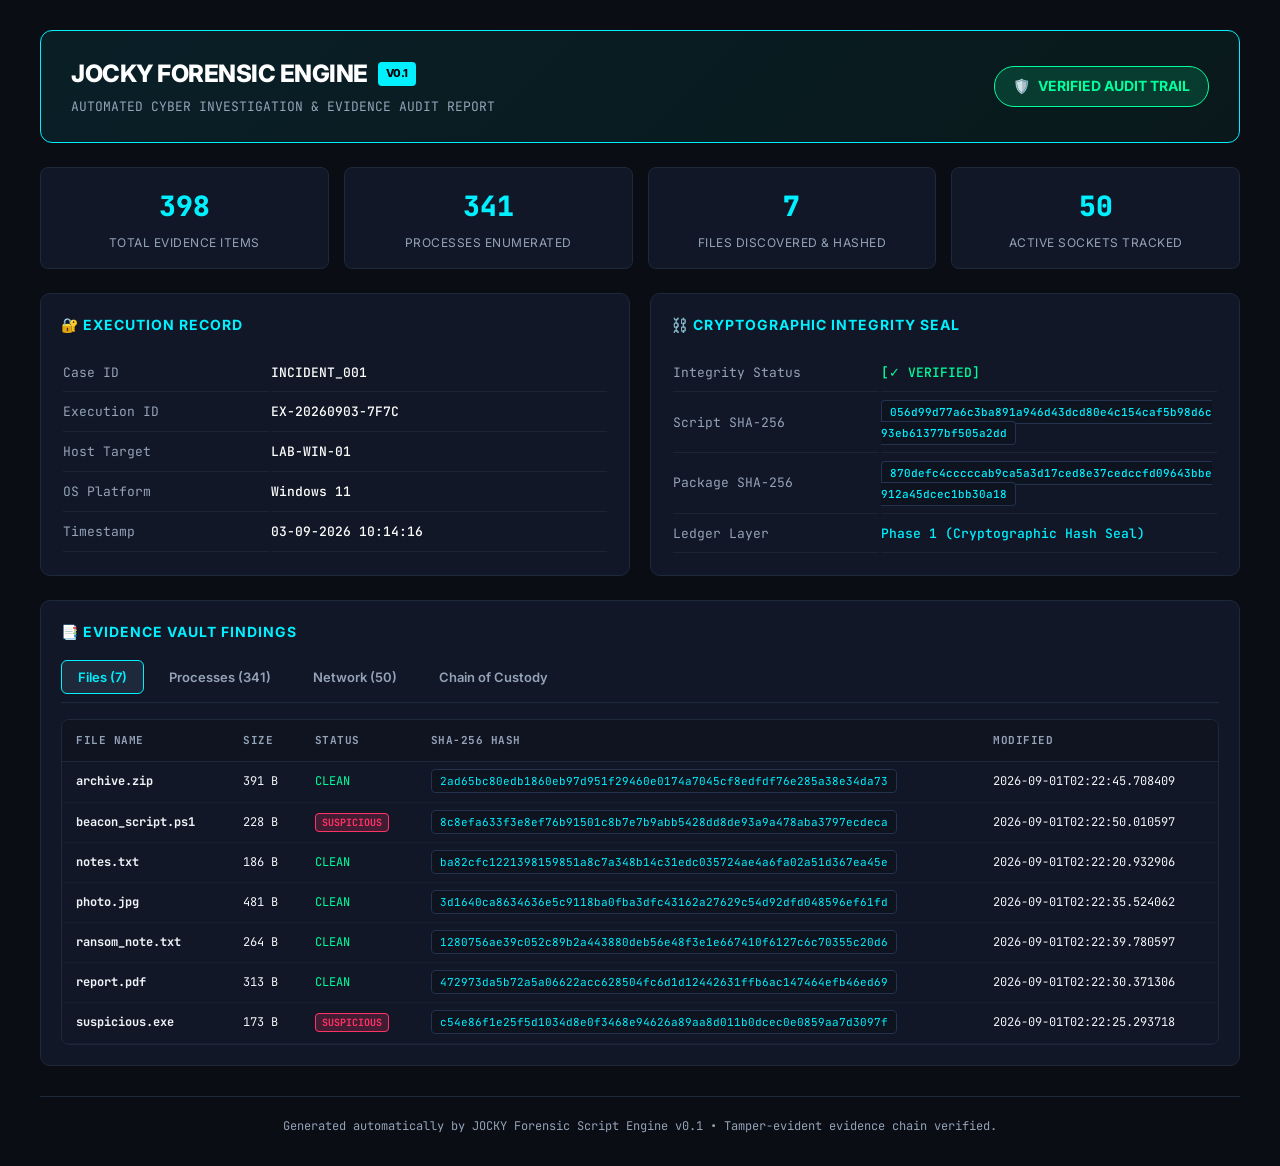
<file: investigation/reports/INCIDENT_001_report.html>
<!DOCTYPE html>
<html lang="en">
<head>
    <meta charset="UTF-8">
    <meta name="viewport" content="width=device-width, initial-scale=1.0">
    <title>JOCKY Forensic Investigation Report - INCIDENT_001</title>
    <link href="https://fonts.googleapis.com/css2?family=JetBrains+Mono:wght@400;500;700&family=Inter:wght@400;600;800&display=swap" rel="stylesheet">
    <style>
        :root {
            --bg-base: #0a0d14;
            --bg-card: #111726;
            --bg-card-hover: #162035;
            --border: #1e293b;
            --border-accent: #00f0ff;
            --cyan: #00f0ff;
            --green: #00ff9d;
            --yellow: #ffb800;
            --red: #ff3366;
            --text-main: #f1f5f9;
            --text-muted: #94a3b8;
            --font-mono: 'JetBrains Mono', monospace;
            --font-sans: 'Inter', sans-serif;
        }
        * { box-sizing: border-box; margin: 0; padding: 0; }
        body {
            background: var(--bg-base);
            color: var(--text-main);
            font-family: var(--font-sans);
            padding: 30px 20px;
            line-height: 1.6;
        }
        .container {
            max-width: 1200px;
            margin: 0 auto;
        }
        .header {
            background: linear-gradient(135deg, rgba(0, 240, 255, 0.08) 0%, rgba(0, 255, 157, 0.05) 100%);
            border: 1px solid var(--border-accent);
            border-radius: 12px;
            padding: 24px 30px;
            margin-bottom: 24px;
            display: flex;
            justify-content: space-between;
            align-items: center;
            flex-wrap: wrap;
            gap: 16px;
        }
        .logo-area h1 {
            font-size: 24px;
            font-weight: 800;
            letter-spacing: -0.5px;
            display: flex;
            align-items: center;
            gap: 10px;
            color: #ffffff;
        }
        .logo-badge {
            background: var(--cyan);
            color: #000;
            font-size: 11px;
            font-weight: 800;
            padding: 3px 8px;
            border-radius: 4px;
            text-transform: uppercase;
        }
        .subtitle {
            color: var(--text-muted);
            font-size: 13px;
            margin-top: 4px;
            font-family: var(--font-mono);
        }
        .status-badge {
            background: rgba(0, 255, 157, 0.15);
            border: 1px solid var(--green);
            color: var(--green);
            padding: 8px 18px;
            border-radius: 20px;
            font-weight: 700;
            font-size: 14px;
            display: flex;
            align-items: center;
            gap: 8px;
        }
        .grid-2 {
            display: grid;
            grid-template-columns: 1fr 1fr;
            gap: 20px;
            margin-bottom: 24px;
        }
        @media (max-width: 800px) {
            .grid-2 { grid-template-columns: 1fr; }
        }
        .card {
            background: var(--bg-card);
            border: 1px solid var(--border);
            border-radius: 10px;
            padding: 20px;
        }
        .card h2 {
            font-size: 14px;
            text-transform: uppercase;
            letter-spacing: 1px;
            color: var(--cyan);
            margin-bottom: 16px;
            display: flex;
            align-items: center;
            gap: 8px;
        }
        .kv-table {
            width: 100%;
            font-family: var(--font-mono);
            font-size: 13px;
        }
        .kv-table td {
            padding: 8px 0;
            border-bottom: 1px solid rgba(255,255,255,0.05);
        }
        .kv-key {
            color: var(--text-muted);
            width: 38%;
        }
        .kv-val {
            color: #ffffff;
            font-weight: 500;
            word-break: break-all;
        }
        .hash-tag {
            background: #0d131f;
            border: 1px solid #22324f;
            padding: 4px 8px;
            border-radius: 4px;
            color: var(--cyan);
            font-size: 11px;
        }
        .stats-grid {
            display: grid;
            grid-template-columns: repeat(auto-fit, minmax(180px, 1fr));
            gap: 15px;
            margin-bottom: 24px;
        }
        .stat-box {
            background: var(--bg-card);
            border: 1px solid var(--border);
            border-radius: 8px;
            padding: 16px;
            text-align: center;
        }
        .stat-num {
            font-size: 28px;
            font-weight: 800;
            color: var(--cyan);
            font-family: var(--font-mono);
        }
        .stat-label {
            font-size: 12px;
            color: var(--text-muted);
            text-transform: uppercase;
            letter-spacing: 0.5px;
            margin-top: 4px;
        }
        .tabs {
            display: flex;
            gap: 8px;
            margin-bottom: 16px;
            border-bottom: 1px solid var(--border);
            padding-bottom: 8px;
        }
        .tab-btn {
            background: none;
            border: 1px solid transparent;
            color: var(--text-muted);
            padding: 8px 16px;
            border-radius: 6px;
            cursor: pointer;
            font-family: var(--font-sans);
            font-weight: 600;
            font-size: 13px;
            transition: all 0.2s;
        }
        .tab-btn.active {
            background: #1e293b;
            color: var(--cyan);
            border-color: var(--cyan);
        }
        .table-container {
            background: var(--bg-card);
            border: 1px solid var(--border);
            border-radius: 8px;
            overflow-x: auto;
        }
        table.data-table {
            width: 100%;
            border-collapse: collapse;
            font-family: var(--font-mono);
            font-size: 12px;
            text-align: left;
        }
        table.data-table th {
            background: #0f1420;
            padding: 12px 14px;
            color: var(--text-muted);
            border-bottom: 1px solid var(--border);
            text-transform: uppercase;
            font-size: 11px;
            letter-spacing: 0.5px;
        }
        table.data-table td {
            padding: 10px 14px;
            border-bottom: 1px solid rgba(255,255,255,0.03);
            color: var(--text-main);
        }
        table.data-table tr:hover td {
            background: var(--bg-card-hover);
        }
        .badge-suspicious {
            background: rgba(255, 51, 102, 0.2);
            color: var(--red);
            border: 1px solid var(--red);
            padding: 2px 6px;
            border-radius: 4px;
            font-size: 10px;
            font-weight: bold;
        }
        .footer {
            margin-top: 30px;
            text-align: center;
            color: var(--text-muted);
            font-size: 12px;
            font-family: var(--font-mono);
            border-top: 1px solid var(--border);
            padding-top: 20px;
        }
    </style>
</head>
<body>
    <div class="container">
        <!-- Header -->
        <div class="header">
            <div class="logo-area">
                <h1>JOCKY FORENSIC ENGINE <span class="logo-badge">v0.1</span></h1>
                <div class="subtitle">AUTOMATED CYBER INVESTIGATION & EVIDENCE AUDIT REPORT</div>
            </div>
            <div class="status-badge">
                <span>🛡️</span> VERIFIED AUDIT TRAIL
            </div>
        </div>

        <!-- Metric Cards -->
        <div class="stats-grid">
            <div class="stat-box">
                <div class="stat-num">398</div>
                <div class="stat-label">Total Evidence Items</div>
            </div>
            <div class="stat-box">
                <div class="stat-num">341</div>
                <div class="stat-label">Processes Enumerated</div>
            </div>
            <div class="stat-box">
                <div class="stat-num">7</div>
                <div class="stat-label">Files Discovered & Hashed</div>
            </div>
            <div class="stat-box">
                <div class="stat-num">50</div>
                <div class="stat-label">Active Sockets Tracked</div>
            </div>
        </div>

        <!-- Execution Record Cards -->
        <div class="grid-2">
            <div class="card">
                <h2>🔐 Execution Record</h2>
                <table class="kv-table">
                    <tr><td class="kv-key">Case ID</td><td class="kv-val">INCIDENT_001</td></tr>
                    <tr><td class="kv-key">Execution ID</td><td class="kv-val">EX-20260903-7F7C</td></tr>
                    <tr><td class="kv-key">Host Target</td><td class="kv-val">LAB-WIN-01</td></tr>
                    <tr><td class="kv-key">OS Platform</td><td class="kv-val">Windows 11</td></tr>
                    <tr><td class="kv-key">Timestamp</td><td class="kv-val">03-09-2026 10:14:16</td></tr>
                </table>
            </div>

            <div class="card">
                <h2>⛓️ Cryptographic Integrity Seal</h2>
                <table class="kv-table">
                    <tr><td class="kv-key">Integrity Status</td><td class="kv-val" style="color: var(--green);">[✓ VERIFIED]</td></tr>
                    <tr><td class="kv-key">Script SHA-256</td><td class="kv-val"><span class="hash-tag">056d99d77a6c3ba891a946d43dcd80e4c154caf5b98d6c93eb61377bf505a2dd</span></td></tr>
                    <tr><td class="kv-key">Package SHA-256</td><td class="kv-val"><span class="hash-tag">870defc4cccccab9ca5a3d17ced8e37cedccfd09643bbe912a45dcec1bb30a18</span></td></tr>
                    <tr><td class="kv-key">Ledger Layer</td><td class="kv-val" style="color: var(--cyan);">Phase 1 (Cryptographic Hash Seal)</td></tr>
                </table>
            </div>
        </div>

        <!-- Evidence Data Tables -->
        <div class="card">
            <h2>📑 Evidence Vault Findings</h2>
            
            <div class="tabs">
                <button class="tab-btn active" onclick="showTab('files')">Files (7)</button>
                <button class="tab-btn" onclick="showTab('procs')">Processes (341)</button>
                <button class="tab-btn" onclick="showTab('network')">Network (50)</button>
                <button class="tab-btn" onclick="showTab('chain')">Chain of Custody</button>
            </div>

            <!-- Files Table -->
            <div id="tab-files" class="table-container">
                <table class="data-table">
                    <thead>
                        <tr>
                            <th>File Name</th>
                            <th>Size</th>
                            <th>Status</th>
                            <th>SHA-256 Hash</th>
                            <th>Modified</th>
                        </tr>
                    </thead>
                    <tbody>
                        <tr>
                            <td><strong>archive.zip</strong></td>
                            <td>391 B</td>
                            <td><span style='color:var(--green);'>CLEAN</span></td>
                            <td><span class="hash-tag">2ad65bc80edb1860eb97d951f29460e0174a7045cf8edfdf76e285a38e34da73</span></td>
                            <td>2026-09-01T02:22:45.708409</td>
                        </tr><tr>
                            <td><strong>beacon_script.ps1</strong></td>
                            <td>228 B</td>
                            <td><span class='badge-suspicious'>SUSPICIOUS</span></td>
                            <td><span class="hash-tag">8c8efa633f3e8ef76b91501c8b7e7b9abb5428dd8de93a9a478aba3797ecdeca</span></td>
                            <td>2026-09-01T02:22:50.010597</td>
                        </tr><tr>
                            <td><strong>notes.txt</strong></td>
                            <td>186 B</td>
                            <td><span style='color:var(--green);'>CLEAN</span></td>
                            <td><span class="hash-tag">ba82cfc1221398159851a8c7a348b14c31edc035724ae4a6fa02a51d367ea45e</span></td>
                            <td>2026-09-01T02:22:20.932906</td>
                        </tr><tr>
                            <td><strong>photo.jpg</strong></td>
                            <td>481 B</td>
                            <td><span style='color:var(--green);'>CLEAN</span></td>
                            <td><span class="hash-tag">3d1640ca8634636e5c9118ba0fba3dfc43162a27629c54d92dfd048596ef61fd</span></td>
                            <td>2026-09-01T02:22:35.524062</td>
                        </tr><tr>
                            <td><strong>ransom_note.txt</strong></td>
                            <td>264 B</td>
                            <td><span style='color:var(--green);'>CLEAN</span></td>
                            <td><span class="hash-tag">1280756ae39c052c89b2a443880deb56e48f3e1e667410f6127c6c70355c20d6</span></td>
                            <td>2026-09-01T02:22:39.780597</td>
                        </tr><tr>
                            <td><strong>report.pdf</strong></td>
                            <td>313 B</td>
                            <td><span style='color:var(--green);'>CLEAN</span></td>
                            <td><span class="hash-tag">472973da5b72a5a06622acc628504fc6d1d12442631ffb6ac147464efb46ed69</span></td>
                            <td>2026-09-01T02:22:30.371306</td>
                        </tr><tr>
                            <td><strong>suspicious.exe</strong></td>
                            <td>173 B</td>
                            <td><span class='badge-suspicious'>SUSPICIOUS</span></td>
                            <td><span class="hash-tag">c54e86f1e25f5d1034d8e0f3468e94626a89aa8d011b0dcec0e0859aa7d3097f</span></td>
                            <td>2026-09-01T02:22:25.293718</td>
                        </tr>
                    </tbody>
                </table>
            </div>

            <!-- Processes Table -->
            <div id="tab-procs" class="table-container" style="display:none;">
                <table class="data-table">
                    <thead>
                        <tr>
                            <th>PID</th>
                            <th>Process Name</th>
                            <th>Memory</th>
                            <th>Status</th>
                            <th>Binary SHA-256</th>
                        </tr>
                    </thead>
                    <tbody>
                        <tr>
                            <td>0</td>
                            <td><strong>System Idle Process</strong></td>
                            <td>0.01 MB</td>
                            <td>running</td>
                            <td><span class="hash-tag">SYSTEM_LOCKED</span></td>
                        </tr><tr>
                            <td>4</td>
                            <td><strong>System</strong></td>
                            <td>3.62 MB</td>
                            <td>running</td>
                            <td><span class="hash-tag">SYSTEM_LOCKED</span></td>
                        </tr><tr>
                            <td>236</td>
                            <td><strong>unknown</strong></td>
                            <td>64.22 MB</td>
                            <td>stopped</td>
                            <td><span class="hash-tag">SYSTEM_LOCKED</span></td>
                        </tr><tr>
                            <td>280</td>
                            <td><strong>Registry</strong></td>
                            <td>33.04 MB</td>
                            <td>running</td>
                            <td><span class="hash-tag">SYSTEM_LOCKED</span></td>
                        </tr><tr>
                            <td>968</td>
                            <td><strong>smss.exe</strong></td>
                            <td>0.63 MB</td>
                            <td>running</td>
                            <td><span class="hash-tag">SYSTEM_LOCKED</span></td>
                        </tr><tr>
                            <td>1084</td>
                            <td><strong>svchost.exe</strong></td>
                            <td>18.29 MB</td>
                            <td>running</td>
                            <td><span class="hash-tag">SYSTEM_LOCKED</span></td>
                        </tr><tr>
                            <td>1208</td>
                            <td><strong>svchost.exe</strong></td>
                            <td>6.86 MB</td>
                            <td>running</td>
                            <td><span class="hash-tag">SYSTEM_LOCKED</span></td>
                        </tr><tr>
                            <td>1496</td>
                            <td><strong>csrss.exe</strong></td>
                            <td>3.89 MB</td>
                            <td>running</td>
                            <td><span class="hash-tag">SYSTEM_LOCKED</span></td>
                        </tr><tr>
                            <td>1604</td>
                            <td><strong>wininit.exe</strong></td>
                            <td>3.41 MB</td>
                            <td>running</td>
                            <td><span class="hash-tag">SYSTEM_LOCKED</span></td>
                        </tr><tr>
                            <td>1612</td>
                            <td><strong>csrss.exe</strong></td>
                            <td>5.01 MB</td>
                            <td>running</td>
                            <td><span class="hash-tag">SYSTEM_LOCKED</span></td>
                        </tr><tr>
                            <td>1680</td>
                            <td><strong>services.exe</strong></td>
                            <td>11.81 MB</td>
                            <td>running</td>
                            <td><span class="hash-tag">SYSTEM_LOCKED</span></td>
                        </tr><tr>
                            <td>1700</td>
                            <td><strong>LsaIso.exe</strong></td>
                            <td>1.83 MB</td>
                            <td>running</td>
                            <td><span class="hash-tag">SYSTEM_LOCKED</span></td>
                        </tr><tr>
                            <td>1708</td>
                            <td><strong>lsass.exe</strong></td>
                            <td>23.14 MB</td>
                            <td>running</td>
                            <td><span class="hash-tag">SYSTEM_LOCKED</span></td>
                        </tr><tr>
                            <td>1764</td>
                            <td><strong>winlogon.exe</strong></td>
                            <td>9.02 MB</td>
                            <td>running</td>
                            <td><span class="hash-tag">SYSTEM_LOCKED</span></td>
                        </tr><tr>
                            <td>1780</td>
                            <td><strong>BraveCrashHandler64.exe</strong></td>
                            <td>1.79 MB</td>
                            <td>running</td>
                            <td><span class="hash-tag">SYSTEM_LOCKED</span></td>
                        </tr><tr>
                            <td>1912</td>
                            <td><strong>svchost.exe</strong></td>
                            <td>30.44 MB</td>
                            <td>running</td>
                            <td><span class="hash-tag">SYSTEM_LOCKED</span></td>
                        </tr><tr>
                            <td>1944</td>
                            <td><strong>WUDFHost.exe</strong></td>
                            <td>7.59 MB</td>
                            <td>running</td>
                            <td><span class="hash-tag">SYSTEM_LOCKED</span></td>
                        </tr><tr>
                            <td>1964</td>
                            <td><strong>fontdrvhost.exe</strong></td>
                            <td>1.71 MB</td>
                            <td>running</td>
                            <td><span class="hash-tag">SYSTEM_LOCKED</span></td>
                        </tr><tr>
                            <td>1972</td>
                            <td><strong>fontdrvhost.exe</strong></td>
                            <td>4.16 MB</td>
                            <td>running</td>
                            <td><span class="hash-tag">SYSTEM_LOCKED</span></td>
                        </tr><tr>
                            <td>2052</td>
                            <td><strong>WUDFHost.exe</strong></td>
                            <td>3.62 MB</td>
                            <td>running</td>
                            <td><span class="hash-tag">SYSTEM_LOCKED</span></td>
                        </tr><tr>
                            <td>2060</td>
                            <td><strong>dwm.exe</strong></td>
                            <td>100.46 MB</td>
                            <td>running</td>
                            <td><span class="hash-tag">SYSTEM_LOCKED</span></td>
                        </tr><tr>
                            <td>2108</td>
                            <td><strong>chrome.exe</strong></td>
                            <td>21.26 MB</td>
                            <td>running</td>
                            <td><span class="hash-tag">SYSTEM_LOCKED</span></td>
                        </tr><tr>
                            <td>2132</td>
                            <td><strong>Code.exe</strong></td>
                            <td>24.59 MB</td>
                            <td>running</td>
                            <td><span class="hash-tag">SYSTEM_LOCKED</span></td>
                        </tr><tr>
                            <td>2148</td>
                            <td><strong>chrome.exe</strong></td>
                            <td>52.66 MB</td>
                            <td>running</td>
                            <td><span class="hash-tag">SYSTEM_LOCKED</span></td>
                        </tr><tr>
                            <td>2188</td>
                            <td><strong>svchost.exe</strong></td>
                            <td>4.39 MB</td>
                            <td>running</td>
                            <td><span class="hash-tag">SYSTEM_LOCKED</span></td>
                        </tr><tr>
                            <td>2204</td>
                            <td><strong>svchost.exe</strong></td>
                            <td>7.47 MB</td>
                            <td>running</td>
                            <td><span class="hash-tag">SYSTEM_LOCKED</span></td>
                        </tr><tr>
                            <td>2232</td>
                            <td><strong>svchost.exe</strong></td>
                            <td>6.9 MB</td>
                            <td>running</td>
                            <td><span class="hash-tag">SYSTEM_LOCKED</span></td>
                        </tr><tr>
                            <td>2272</td>
                            <td><strong>chrome.exe</strong></td>
                            <td>29.76 MB</td>
                            <td>running</td>
                            <td><span class="hash-tag">SYSTEM_LOCKED</span></td>
                        </tr><tr>
                            <td>2388</td>
                            <td><strong>svchost.exe</strong></td>
                            <td>7.77 MB</td>
                            <td>running</td>
                            <td><span class="hash-tag">SYSTEM_LOCKED</span></td>
                        </tr><tr>
                            <td>2420</td>
                            <td><strong>svchost.exe</strong></td>
                            <td>9.98 MB</td>
                            <td>running</td>
                            <td><span class="hash-tag">SYSTEM_LOCKED</span></td>
                        </tr><tr>
                            <td>2428</td>
                            <td><strong>svchost.exe</strong></td>
                            <td>10.4 MB</td>
                            <td>running</td>
                            <td><span class="hash-tag">SYSTEM_LOCKED</span></td>
                        </tr><tr>
                            <td>2484</td>
                            <td><strong>svchost.exe</strong></td>
                            <td>17.18 MB</td>
                            <td>running</td>
                            <td><span class="hash-tag">SYSTEM_LOCKED</span></td>
                        </tr><tr>
                            <td>2488</td>
                            <td><strong>svchost.exe</strong></td>
                            <td>9.34 MB</td>
                            <td>running</td>
                            <td><span class="hash-tag">SYSTEM_LOCKED</span></td>
                        </tr><tr>
                            <td>2516</td>
                            <td><strong>chrome.exe</strong></td>
                            <td>143.52 MB</td>
                            <td>running</td>
                            <td><span class="hash-tag">SYSTEM_LOCKED</span></td>
                        </tr><tr>
                            <td>2520</td>
                            <td><strong>svchost.exe</strong></td>
                            <td>13.9 MB</td>
                            <td>running</td>
                            <td><span class="hash-tag">SYSTEM_LOCKED</span></td>
                        </tr><tr>
                            <td>2528</td>
                            <td><strong>RuntimeBroker.exe</strong></td>
                            <td>3.04 MB</td>
                            <td>running</td>
                            <td><span class="hash-tag">SYSTEM_LOCKED</span></td>
                        </tr><tr>
                            <td>2596</td>
                            <td><strong>IntelCpHDCPSvc.exe</strong></td>
                            <td>4.73 MB</td>
                            <td>running</td>
                            <td><span class="hash-tag">SYSTEM_LOCKED</span></td>
                        </tr><tr>
                            <td>2604</td>
                            <td><strong>svchost.exe</strong></td>
                            <td>9.26 MB</td>
                            <td>running</td>
                            <td><span class="hash-tag">SYSTEM_LOCKED</span></td>
                        </tr><tr>
                            <td>2636</td>
                            <td><strong>svchost.exe</strong></td>
                            <td>4.51 MB</td>
                            <td>running</td>
                            <td><span class="hash-tag">SYSTEM_LOCKED</span></td>
                        </tr><tr>
                            <td>2712</td>
                            <td><strong>svchost.exe</strong></td>
                            <td>18.61 MB</td>
                            <td>running</td>
                            <td><span class="hash-tag">SYSTEM_LOCKED</span></td>
                        </tr><tr>
                            <td>2744</td>
                            <td><strong>svchost.exe</strong></td>
                            <td>9.59 MB</td>
                            <td>running</td>
                            <td><span class="hash-tag">SYSTEM_LOCKED</span></td>
                        </tr><tr>
                            <td>2756</td>
                            <td><strong>svchost.exe</strong></td>
                            <td>5.39 MB</td>
                            <td>running</td>
                            <td><span class="hash-tag">SYSTEM_LOCKED</span></td>
                        </tr><tr>
                            <td>2776</td>
                            <td><strong>svchost.exe</strong></td>
                            <td>10.9 MB</td>
                            <td>running</td>
                            <td><span class="hash-tag">SYSTEM_LOCKED</span></td>
                        </tr><tr>
                            <td>2816</td>
                            <td><strong>RuntimeBroker.exe</strong></td>
                            <td>10.42 MB</td>
                            <td>running</td>
                            <td><span class="hash-tag">SYSTEM_LOCKED</span></td>
                        </tr><tr>
                            <td>2888</td>
                            <td><strong>svchost.exe</strong></td>
                            <td>10.92 MB</td>
                            <td>running</td>
                            <td><span class="hash-tag">SYSTEM_LOCKED</span></td>
                        </tr><tr>
                            <td>2892</td>
                            <td><strong>svchost.exe</strong></td>
                            <td>7.51 MB</td>
                            <td>running</td>
                            <td><span class="hash-tag">SYSTEM_LOCKED</span></td>
                        </tr><tr>
                            <td>2968</td>
                            <td><strong>chrome.exe</strong></td>
                            <td>355.67 MB</td>
                            <td>running</td>
                            <td><span class="hash-tag">SYSTEM_LOCKED</span></td>
                        </tr><tr>
                            <td>3012</td>
                            <td><strong>chrome.exe</strong></td>
                            <td>10.73 MB</td>
                            <td>running</td>
                            <td><span class="hash-tag">SYSTEM_LOCKED</span></td>
                        </tr><tr>
                            <td>3044</td>
                            <td><strong>svchost.exe</strong></td>
                            <td>10.64 MB</td>
                            <td>running</td>
                            <td><span class="hash-tag">SYSTEM_LOCKED</span></td>
                        </tr><tr>
                            <td>3140</td>
                            <td><strong>dasHost.exe</strong></td>
                            <td>5.71 MB</td>
                            <td>running</td>
                            <td><span class="hash-tag">SYSTEM_LOCKED</span></td>
                        </tr><tr>
                            <td>3160</td>
                            <td><strong>svchost.exe</strong></td>
                            <td>7.86 MB</td>
                            <td>running</td>
                            <td><span class="hash-tag">SYSTEM_LOCKED</span></td>
                        </tr><tr>
                            <td>3220</td>
                            <td><strong>svchost.exe</strong></td>
                            <td>5.87 MB</td>
                            <td>running</td>
                            <td><span class="hash-tag">SYSTEM_LOCKED</span></td>
                        </tr><tr>
                            <td>3316</td>
                            <td><strong>ipf_helper.exe</strong></td>
                            <td>5.4 MB</td>
                            <td>running</td>
                            <td><span class="hash-tag">SYSTEM_LOCKED</span></td>
                        </tr><tr>
                            <td>3332</td>
                            <td><strong>explorer.exe</strong></td>
                            <td>188.13 MB</td>
                            <td>running</td>
                            <td><span class="hash-tag">SYSTEM_LOCKED</span></td>
                        </tr><tr>
                            <td>3452</td>
                            <td><strong>svchost.exe</strong></td>
                            <td>8.39 MB</td>
                            <td>running</td>
                            <td><span class="hash-tag">SYSTEM_LOCKED</span></td>
                        </tr><tr>
                            <td>3484</td>
                            <td><strong>OmenCap.exe</strong></td>
                            <td>7.62 MB</td>
                            <td>running</td>
                            <td><span class="hash-tag">SYSTEM_LOCKED</span></td>
                        </tr><tr>
                            <td>3516</td>
                            <td><strong>PushNotificationsLongRunningTask.exe</strong></td>
                            <td>1.88 MB</td>
                            <td>running</td>
                            <td><span class="hash-tag">SYSTEM_LOCKED</span></td>
                        </tr><tr>
                            <td>3564</td>
                            <td><strong>svchost.exe</strong></td>
                            <td>5.45 MB</td>
                            <td>running</td>
                            <td><span class="hash-tag">SYSTEM_LOCKED</span></td>
                        </tr><tr>
                            <td>3612</td>
                            <td><strong>NVDisplay.Container.exe</strong></td>
                            <td>18.6 MB</td>
                            <td>running</td>
                            <td><span class="hash-tag">SYSTEM_LOCKED</span></td>
                        </tr><tr>
                            <td>3676</td>
                            <td><strong>svchost.exe</strong></td>
                            <td>16.98 MB</td>
                            <td>running</td>
                            <td><span class="hash-tag">SYSTEM_LOCKED</span></td>
                        </tr><tr>
                            <td>3696</td>
                            <td><strong>svchost.exe</strong></td>
                            <td>12.46 MB</td>
                            <td>running</td>
                            <td><span class="hash-tag">SYSTEM_LOCKED</span></td>
                        </tr><tr>
                            <td>3708</td>
                            <td><strong>svchost.exe</strong></td>
                            <td>14.73 MB</td>
                            <td>running</td>
                            <td><span class="hash-tag">SYSTEM_LOCKED</span></td>
                        </tr><tr>
                            <td>3724</td>
                            <td><strong>ShellExperienceHost.exe</strong></td>
                            <td>0.08 MB</td>
                            <td>stopped</td>
                            <td><span class="hash-tag">SYSTEM_LOCKED</span></td>
                        </tr><tr>
                            <td>3748</td>
                            <td><strong>svchost.exe</strong></td>
                            <td>9.04 MB</td>
                            <td>running</td>
                            <td><span class="hash-tag">SYSTEM_LOCKED</span></td>
                        </tr><tr>
                            <td>3756</td>
                            <td><strong>svchost.exe</strong></td>
                            <td>4.72 MB</td>
                            <td>running</td>
                            <td><span class="hash-tag">SYSTEM_LOCKED</span></td>
                        </tr><tr>
                            <td>3764</td>
                            <td><strong>svchost.exe</strong></td>
                            <td>7.66 MB</td>
                            <td>running</td>
                            <td><span class="hash-tag">SYSTEM_LOCKED</span></td>
                        </tr><tr>
                            <td>3812</td>
                            <td><strong>svchost.exe</strong></td>
                            <td>20.23 MB</td>
                            <td>running</td>
                            <td><span class="hash-tag">SYSTEM_LOCKED</span></td>
                        </tr><tr>
                            <td>3884</td>
                            <td><strong>svchost.exe</strong></td>
                            <td>8.84 MB</td>
                            <td>running</td>
                            <td><span class="hash-tag">SYSTEM_LOCKED</span></td>
                        </tr><tr>
                            <td>3908</td>
                            <td><strong>MemCompression</strong></td>
                            <td>992.41 MB</td>
                            <td>running</td>
                            <td><span class="hash-tag">SYSTEM_LOCKED</span></td>
                        </tr><tr>
                            <td>3960</td>
                            <td><strong>svchost.exe</strong></td>
                            <td>9.03 MB</td>
                            <td>running</td>
                            <td><span class="hash-tag">SYSTEM_LOCKED</span></td>
                        </tr><tr>
                            <td>4016</td>
                            <td><strong>TouchpointAnalyticsClientService.exe</strong></td>
                            <td>25.56 MB</td>
                            <td>running</td>
                            <td><span class="hash-tag">SYSTEM_LOCKED</span></td>
                        </tr><tr>
                            <td>4024</td>
                            <td><strong>AppHelperCap.exe</strong></td>
                            <td>15.97 MB</td>
                            <td>running</td>
                            <td><span class="hash-tag">SYSTEM_LOCKED</span></td>
                        </tr><tr>
                            <td>4032</td>
                            <td><strong>svchost.exe</strong></td>
                            <td>5.11 MB</td>
                            <td>running</td>
                            <td><span class="hash-tag">SYSTEM_LOCKED</span></td>
                        </tr><tr>
                            <td>4040</td>
                            <td><strong>DiagsCap.exe</strong></td>
                            <td>7.31 MB</td>
                            <td>running</td>
                            <td><span class="hash-tag">SYSTEM_LOCKED</span></td>
                        </tr><tr>
                            <td>4048</td>
                            <td><strong>SysInfoCap.exe</strong></td>
                            <td>25.87 MB</td>
                            <td>running</td>
                            <td><span class="hash-tag">SYSTEM_LOCKED</span></td>
                        </tr><tr>
                            <td>4056</td>
                            <td><strong>svchost.exe</strong></td>
                            <td>8.19 MB</td>
                            <td>running</td>
                            <td><span class="hash-tag">SYSTEM_LOCKED</span></td>
                        </tr><tr>
                            <td>4064</td>
                            <td><strong>NetworkCap.exe</strong></td>
                            <td>8.32 MB</td>
                            <td>running</td>
                            <td><span class="hash-tag">SYSTEM_LOCKED</span></td>
                        </tr><tr>
                            <td>4112</td>
                            <td><strong>svchost.exe</strong></td>
                            <td>18.79 MB</td>
                            <td>running</td>
                            <td><span class="hash-tag">SYSTEM_LOCKED</span></td>
                        </tr><tr>
                            <td>4228</td>
                            <td><strong>svchost.exe</strong></td>
                            <td>15.09 MB</td>
                            <td>running</td>
                            <td><span class="hash-tag">SYSTEM_LOCKED</span></td>
                        </tr><tr>
                            <td>4236</td>
                            <td><strong>MpDefenderCoreService.exe</strong></td>
                            <td>16.88 MB</td>
                            <td>running</td>
                            <td><span class="hash-tag">SYSTEM_LOCKED</span></td>
                        </tr><tr>
                            <td>4292</td>
                            <td><strong>svchost.exe</strong></td>
                            <td>5.33 MB</td>
                            <td>running</td>
                            <td><span class="hash-tag">SYSTEM_LOCKED</span></td>
                        </tr><tr>
                            <td>4384</td>
                            <td><strong>TrayMenu.exe</strong></td>
                            <td>2.09 MB</td>
                            <td>running</td>
                            <td><span class="hash-tag">SYSTEM_LOCKED</span></td>
                        </tr><tr>
                            <td>4428</td>
                            <td><strong>svchost.exe</strong></td>
                            <td>22.23 MB</td>
                            <td>running</td>
                            <td><span class="hash-tag">SYSTEM_LOCKED</span></td>
                        </tr><tr>
                            <td>4568</td>
                            <td><strong>svchost.exe</strong></td>
                            <td>18.11 MB</td>
                            <td>running</td>
                            <td><span class="hash-tag">SYSTEM_LOCKED</span></td>
                        </tr><tr>
                            <td>4628</td>
                            <td><strong>OmenInstallMonitor.exe</strong></td>
                            <td>9.18 MB</td>
                            <td>running</td>
                            <td><span class="hash-tag">SYSTEM_LOCKED</span></td>
                        </tr><tr>
                            <td>4656</td>
                            <td><strong>promecefpluginhost.exe</strong></td>
                            <td>46.8 MB</td>
                            <td>running</td>
                            <td><span class="hash-tag">SYSTEM_LOCKED</span></td>
                        </tr><tr>
                            <td>4736</td>
                            <td><strong>CrossDeviceResume.exe</strong></td>
                            <td>5.55 MB</td>
                            <td>running</td>
                            <td><span class="hash-tag">SYSTEM_LOCKED</span></td>
                        </tr><tr>
                            <td>4808</td>
                            <td><strong>svchost.exe</strong></td>
                            <td>19.7 MB</td>
                            <td>running</td>
                            <td><span class="hash-tag">SYSTEM_LOCKED</span></td>
                        </tr><tr>
                            <td>4992</td>
                            <td><strong>NVDisplay.Container.exe</strong></td>
                            <td>20.73 MB</td>
                            <td>running</td>
                            <td><span class="hash-tag">SYSTEM_LOCKED</span></td>
                        </tr><tr>
                            <td>5140</td>
                            <td><strong>svchost.exe</strong></td>
                            <td>11.0 MB</td>
                            <td>running</td>
                            <td><span class="hash-tag">SYSTEM_LOCKED</span></td>
                        </tr><tr>
                            <td>5216</td>
                            <td><strong>WmiPrvSE.exe</strong></td>
                            <td>58.65 MB</td>
                            <td>running</td>
                            <td><span class="hash-tag">SYSTEM_LOCKED</span></td>
                        </tr><tr>
                            <td>5328</td>
                            <td><strong>svchost.exe</strong></td>
                            <td>17.04 MB</td>
                            <td>running</td>
                            <td><span class="hash-tag">SYSTEM_LOCKED</span></td>
                        </tr><tr>
                            <td>5376</td>
                            <td><strong>svchost.exe</strong></td>
                            <td>8.05 MB</td>
                            <td>running</td>
                            <td><span class="hash-tag">SYSTEM_LOCKED</span></td>
                        </tr><tr>
                            <td>5432</td>
                            <td><strong>svchost.exe</strong></td>
                            <td>6.34 MB</td>
                            <td>running</td>
                            <td><span class="hash-tag">SYSTEM_LOCKED</span></td>
                        </tr><tr>
                            <td>5476</td>
                            <td><strong>SNAPOS64.exe</strong></td>
                            <td>5.33 MB</td>
                            <td>running</td>
                            <td><span class="hash-tag">SYSTEM_LOCKED</span></td>
                        </tr><tr>
                            <td>5496</td>
                            <td><strong>uihost.exe</strong></td>
                            <td>16.25 MB</td>
                            <td>running</td>
                            <td><span class="hash-tag">SYSTEM_LOCKED</span></td>
                        </tr><tr>
                            <td>5580</td>
                            <td><strong>unsecapp.exe</strong></td>
                            <td>8.12 MB</td>
                            <td>running</td>
                            <td><span class="hash-tag">SYSTEM_LOCKED</span></td>
                        </tr><tr>
                            <td>5604</td>
                            <td><strong>spoolsv.exe</strong></td>
                            <td>12.39 MB</td>
                            <td>running</td>
                            <td><span class="hash-tag">SYSTEM_LOCKED</span></td>
                        </tr><tr>
                            <td>5632</td>
                            <td><strong>svchost.exe</strong></td>
                            <td>21.91 MB</td>
                            <td>running</td>
                            <td><span class="hash-tag">SYSTEM_LOCKED</span></td>
                        </tr><tr>
                            <td>5656</td>
                            <td><strong>chrome.exe</strong></td>
                            <td>9.32 MB</td>
                            <td>running</td>
                            <td><span class="hash-tag">SYSTEM_LOCKED</span></td>
                        </tr><tr>
                            <td>5768</td>
                            <td><strong>svchost.exe</strong></td>
                            <td>48.16 MB</td>
                            <td>running</td>
                            <td><span class="hash-tag">SYSTEM_LOCKED</span></td>
                        </tr><tr>
                            <td>5812</td>
                            <td><strong>svchost.exe</strong></td>
                            <td>8.43 MB</td>
                            <td>running</td>
                            <td><span class="hash-tag">SYSTEM_LOCKED</span></td>
                        </tr><tr>
                            <td>5824</td>
                            <td><strong>svchost.exe</strong></td>
                            <td>6.79 MB</td>
                            <td>running</td>
                            <td><span class="hash-tag">SYSTEM_LOCKED</span></td>
                        </tr><tr>
                            <td>5840</td>
                            <td><strong>svchost.exe</strong></td>
                            <td>6.59 MB</td>
                            <td>running</td>
                            <td><span class="hash-tag">SYSTEM_LOCKED</span></td>
                        </tr><tr>
                            <td>5884</td>
                            <td><strong>svchost.exe</strong></td>
                            <td>22.75 MB</td>
                            <td>running</td>
                            <td><span class="hash-tag">SYSTEM_LOCKED</span></td>
                        </tr><tr>
                            <td>5916</td>
                            <td><strong>svchost.exe</strong></td>
                            <td>35.16 MB</td>
                            <td>running</td>
                            <td><span class="hash-tag">SYSTEM_LOCKED</span></td>
                        </tr><tr>
                            <td>5944</td>
                            <td><strong>svchost.exe</strong></td>
                            <td>6.92 MB</td>
                            <td>running</td>
                            <td><span class="hash-tag">SYSTEM_LOCKED</span></td>
                        </tr><tr>
                            <td>5956</td>
                            <td><strong>nssm.exe</strong></td>
                            <td>5.29 MB</td>
                            <td>running</td>
                            <td><span class="hash-tag">SYSTEM_LOCKED</span></td>
                        </tr><tr>
                            <td>5964</td>
                            <td><strong>IntelAudioService.exe</strong></td>
                            <td>7.16 MB</td>
                            <td>running</td>
                            <td><span class="hash-tag">SYSTEM_LOCKED</span></td>
                        </tr><tr>
                            <td>5972</td>
                            <td><strong>ETDService.exe</strong></td>
                            <td>5.11 MB</td>
                            <td>running</td>
                            <td><span class="hash-tag">SYSTEM_LOCKED</span></td>
                        </tr><tr>
                            <td>5980</td>
                            <td><strong>svchost.exe</strong></td>
                            <td>56.86 MB</td>
                            <td>running</td>
                            <td><span class="hash-tag">SYSTEM_LOCKED</span></td>
                        </tr><tr>
                            <td>5996</td>
                            <td><strong>HPCommRecovery.exe</strong></td>
                            <td>13.45 MB</td>
                            <td>running</td>
                            <td><span class="hash-tag">SYSTEM_LOCKED</span></td>
                        </tr><tr>
                            <td>6004</td>
                            <td><strong>ipf_uf.exe</strong></td>
                            <td>4.14 MB</td>
                            <td>running</td>
                            <td><span class="hash-tag">SYSTEM_LOCKED</span></td>
                        </tr><tr>
                            <td>6012</td>
                            <td><strong>OneApp.IGCC.WinService.exe</strong></td>
                            <td>12.7 MB</td>
                            <td>running</td>
                            <td><span class="hash-tag">SYSTEM_LOCKED</span></td>
                        </tr><tr>
                            <td>6020</td>
                            <td><strong>jhi_service.exe</strong></td>
                            <td>4.22 MB</td>
                            <td>running</td>
                            <td><span class="hash-tag">SYSTEM_LOCKED</span></td>
                        </tr><tr>
                            <td>6048</td>
                            <td><strong>svchost.exe</strong></td>
                            <td>9.4 MB</td>
                            <td>running</td>
                            <td><span class="hash-tag">SYSTEM_LOCKED</span></td>
                        </tr><tr>
                            <td>6068</td>
                            <td><strong>svchost.exe</strong></td>
                            <td>9.34 MB</td>
                            <td>running</td>
                            <td><span class="hash-tag">SYSTEM_LOCKED</span></td>
                        </tr><tr>
                            <td>6076</td>
                            <td><strong>GooglePlayGamesServices.exe</strong></td>
                            <td>42.23 MB</td>
                            <td>running</td>
                            <td><span class="hash-tag">SYSTEM_LOCKED</span></td>
                        </tr><tr>
                            <td>6092</td>
                            <td><strong>HPPrintScanDoctorService.exe</strong></td>
                            <td>10.27 MB</td>
                            <td>running</td>
                            <td><span class="hash-tag">SYSTEM_LOCKED</span></td>
                        </tr><tr>
                            <td>6104</td>
                            <td><strong>OfficeClickToRun.exe</strong></td>
                            <td>27.93 MB</td>
                            <td>running</td>
                            <td><span class="hash-tag">SYSTEM_LOCKED</span></td>
                        </tr><tr>
                            <td>6112</td>
                            <td><strong>mysqld.exe</strong></td>
                            <td>20.76 MB</td>
                            <td>running</td>
                            <td><span class="hash-tag">SYSTEM_LOCKED</span></td>
                        </tr><tr>
                            <td>6192</td>
                            <td><strong>svchost.exe</strong></td>
                            <td>18.03 MB</td>
                            <td>running</td>
                            <td><span class="hash-tag">SYSTEM_LOCKED</span></td>
                        </tr><tr>
                            <td>6236</td>
                            <td><strong>RtkAudUService64.exe</strong></td>
                            <td>9.35 MB</td>
                            <td>running</td>
                            <td><span class="hash-tag">SYSTEM_LOCKED</span></td>
                        </tr><tr>
                            <td>6272</td>
                            <td><strong>svchost.exe</strong></td>
                            <td>5.94 MB</td>
                            <td>running</td>
                            <td><span class="hash-tag">SYSTEM_LOCKED</span></td>
                        </tr><tr>
                            <td>6284</td>
                            <td><strong>WMIRegistrationService.exe</strong></td>
                            <td>5.8 MB</td>
                            <td>running</td>
                            <td><span class="hash-tag">SYSTEM_LOCKED</span></td>
                        </tr><tr>
                            <td>6292</td>
                            <td><strong>SNAPOSS64.exe</strong></td>
                            <td>4.48 MB</td>
                            <td>running</td>
                            <td><span class="hash-tag">SYSTEM_LOCKED</span></td>
                        </tr><tr>
                            <td>6300</td>
                            <td><strong>svchost.exe</strong></td>
                            <td>12.85 MB</td>
                            <td>running</td>
                            <td><span class="hash-tag">SYSTEM_LOCKED</span></td>
                        </tr><tr>
                            <td>6316</td>
                            <td><strong>svchost.exe</strong></td>
                            <td>2.97 MB</td>
                            <td>running</td>
                            <td><span class="hash-tag">SYSTEM_LOCKED</span></td>
                        </tr><tr>
                            <td>6348</td>
                            <td><strong>svchost.exe</strong></td>
                            <td>19.26 MB</td>
                            <td>running</td>
                            <td><span class="hash-tag">SYSTEM_LOCKED</span></td>
                        </tr><tr>
                            <td>6376</td>
                            <td><strong>MsMpEng.exe</strong></td>
                            <td>224.55 MB</td>
                            <td>running</td>
                            <td><span class="hash-tag">SYSTEM_LOCKED</span></td>
                        </tr><tr>
                            <td>6392</td>
                            <td><strong>wslservice.exe</strong></td>
                            <td>8.9 MB</td>
                            <td>running</td>
                            <td><span class="hash-tag">SYSTEM_LOCKED</span></td>
                        </tr><tr>
                            <td>6424</td>
                            <td><strong>servicehost.exe</strong></td>
                            <td>30.11 MB</td>
                            <td>running</td>
                            <td><span class="hash-tag">SYSTEM_LOCKED</span></td>
                        </tr><tr>
                            <td>6444</td>
                            <td><strong>XtuService.exe</strong></td>
                            <td>13.43 MB</td>
                            <td>running</td>
                            <td><span class="hash-tag">SYSTEM_LOCKED</span></td>
                        </tr><tr>
                            <td>6644</td>
                            <td><strong>svchost.exe</strong></td>
                            <td>10.58 MB</td>
                            <td>running</td>
                            <td><span class="hash-tag">SYSTEM_LOCKED</span></td>
                        </tr><tr>
                            <td>6712</td>
                            <td><strong>Code.exe</strong></td>
                            <td>3.52 MB</td>
                            <td>running</td>
                            <td><span class="hash-tag">SYSTEM_LOCKED</span></td>
                        </tr><tr>
                            <td>6724</td>
                            <td><strong>msedgewebview2.exe</strong></td>
                            <td>11.3 MB</td>
                            <td>running</td>
                            <td><span class="hash-tag">SYSTEM_LOCKED</span></td>
                        </tr><tr>
                            <td>6752</td>
                            <td><strong>msedgewebview2.exe</strong></td>
                            <td>124.11 MB</td>
                            <td>running</td>
                            <td><span class="hash-tag">SYSTEM_LOCKED</span></td>
                        </tr><tr>
                            <td>6780</td>
                            <td><strong>SearchIndexer.exe</strong></td>
                            <td>25.54 MB</td>
                            <td>running</td>
                            <td><span class="hash-tag">SYSTEM_LOCKED</span></td>
                        </tr><tr>
                            <td>6904</td>
                            <td><strong>expressvpnd.exe</strong></td>
                            <td>12.3 MB</td>
                            <td>running</td>
                            <td><span class="hash-tag">SYSTEM_LOCKED</span></td>
                        </tr><tr>
                            <td>6956</td>
                            <td><strong>svchost.exe</strong></td>
                            <td>12.66 MB</td>
                            <td>running</td>
                            <td><span class="hash-tag">SYSTEM_LOCKED</span></td>
                        </tr><tr>
                            <td>7016</td>
                            <td><strong>conhost.exe</strong></td>
                            <td>4.21 MB</td>
                            <td>running</td>
                            <td><span class="hash-tag">SYSTEM_LOCKED</span></td>
                        </tr><tr>
                            <td>7028</td>
                            <td><strong>MSPCManagerCore.exe</strong></td>
                            <td>109.64 MB</td>
                            <td>running</td>
                            <td><span class="hash-tag">SYSTEM_LOCKED</span></td>
                        </tr><tr>
                            <td>7264</td>
                            <td><strong>SecurityHealthSystray.exe</strong></td>
                            <td>1.57 MB</td>
                            <td>running</td>
                            <td><span class="hash-tag">SYSTEM_LOCKED</span></td>
                        </tr><tr>
                            <td>7268</td>
                            <td><strong>mysqld.exe</strong></td>
                            <td>8.41 MB</td>
                            <td>running</td>
                            <td><span class="hash-tag">SYSTEM_LOCKED</span></td>
                        </tr><tr>
                            <td>7284</td>
                            <td><strong>sihost.exe</strong></td>
                            <td>21.8 MB</td>
                            <td>running</td>
                            <td><span class="hash-tag">SYSTEM_LOCKED</span></td>
                        </tr><tr>
                            <td>7296</td>
                            <td><strong>conhost.exe</strong></td>
                            <td>3.71 MB</td>
                            <td>running</td>
                            <td><span class="hash-tag">SYSTEM_LOCKED</span></td>
                        </tr><tr>
                            <td>7568</td>
                            <td><strong>svchost.exe</strong></td>
                            <td>12.99 MB</td>
                            <td>running</td>
                            <td><span class="hash-tag">SYSTEM_LOCKED</span></td>
                        </tr><tr>
                            <td>8012</td>
                            <td><strong>chrome.exe</strong></td>
                            <td>16.22 MB</td>
                            <td>running</td>
                            <td><span class="hash-tag">SYSTEM_LOCKED</span></td>
                        </tr><tr>
                            <td>8016</td>
                            <td><strong>svchost.exe</strong></td>
                            <td>22.65 MB</td>
                            <td>running</td>
                            <td><span class="hash-tag">SYSTEM_LOCKED</span></td>
                        </tr><tr>
                            <td>8108</td>
                            <td><strong>Code.exe</strong></td>
                            <td>20.88 MB</td>
                            <td>running</td>
                            <td><span class="hash-tag">SYSTEM_LOCKED</span></td>
                        </tr><tr>
                            <td>8160</td>
                            <td><strong>svchost.exe</strong></td>
                            <td>7.09 MB</td>
                            <td>running</td>
                            <td><span class="hash-tag">SYSTEM_LOCKED</span></td>
                        </tr><tr>
                            <td>8200</td>
                            <td><strong>WWAHost.exe</strong></td>
                            <td>0.13 MB</td>
                            <td>stopped</td>
                            <td><span class="hash-tag">SYSTEM_LOCKED</span></td>
                        </tr><tr>
                            <td>8440</td>
                            <td><strong>svchost.exe</strong></td>
                            <td>6.7 MB</td>
                            <td>running</td>
                            <td><span class="hash-tag">SYSTEM_LOCKED</span></td>
                        </tr><tr>
                            <td>8576</td>
                            <td><strong>crashpad_handler.exe</strong></td>
                            <td>2.62 MB</td>
                            <td>running</td>
                            <td><span class="hash-tag">SYSTEM_LOCKED</span></td>
                        </tr><tr>
                            <td>8616</td>
                            <td><strong>OmenCommandCenterBackground.exe</strong></td>
                            <td>59.94 MB</td>
                            <td>running</td>
                            <td><span class="hash-tag">SYSTEM_LOCKED</span></td>
                        </tr><tr>
                            <td>8704</td>
                            <td><strong>chrome.exe</strong></td>
                            <td>497.95 MB</td>
                            <td>running</td>
                            <td><span class="hash-tag">SYSTEM_LOCKED</span></td>
                        </tr><tr>
                            <td>8784</td>
                            <td><strong>msedgewebview2.exe</strong></td>
                            <td>5.23 MB</td>
                            <td>running</td>
                            <td><span class="hash-tag">SYSTEM_LOCKED</span></td>
                        </tr><tr>
                            <td>9024</td>
                            <td><strong>chrome.exe</strong></td>
                            <td>7.34 MB</td>
                            <td>running</td>
                            <td><span class="hash-tag">SYSTEM_LOCKED</span></td>
                        </tr><tr>
                            <td>9492</td>
                            <td><strong>wlanext.exe</strong></td>
                            <td>3.23 MB</td>
                            <td>running</td>
                            <td><span class="hash-tag">SYSTEM_LOCKED</span></td>
                        </tr><tr>
                            <td>9500</td>
                            <td><strong>SecurityHealthService.exe</strong></td>
                            <td>16.96 MB</td>
                            <td>running</td>
                            <td><span class="hash-tag">SYSTEM_LOCKED</span></td>
                        </tr><tr>
                            <td>9624</td>
                            <td><strong>conhost.exe</strong></td>
                            <td>1.01 MB</td>
                            <td>running</td>
                            <td><span class="hash-tag">SYSTEM_LOCKED</span></td>
                        </tr><tr>
                            <td>9636</td>
                            <td><strong>msedgewebview2.exe</strong></td>
                            <td>129.69 MB</td>
                            <td>running</td>
                            <td><span class="hash-tag">SYSTEM_LOCKED</span></td>
                        </tr><tr>
                            <td>9644</td>
                            <td><strong>svchost.exe</strong></td>
                            <td>5.68 MB</td>
                            <td>running</td>
                            <td><span class="hash-tag">SYSTEM_LOCKED</span></td>
                        </tr><tr>
                            <td>9648</td>
                            <td><strong>svchost.exe</strong></td>
                            <td>18.04 MB</td>
                            <td>running</td>
                            <td><span class="hash-tag">SYSTEM_LOCKED</span></td>
                        </tr><tr>
                            <td>9716</td>
                            <td><strong>AggregatorHost.exe</strong></td>
                            <td>13.0 MB</td>
                            <td>running</td>
                            <td><span class="hash-tag">SYSTEM_LOCKED</span></td>
                        </tr><tr>
                            <td>9724</td>
                            <td><strong>chrome.exe</strong></td>
                            <td>25.34 MB</td>
                            <td>running</td>
                            <td><span class="hash-tag">SYSTEM_LOCKED</span></td>
                        </tr><tr>
                            <td>9828</td>
                            <td><strong>BraveCrashHandler.exe</strong></td>
                            <td>2.24 MB</td>
                            <td>running</td>
                            <td><span class="hash-tag">SYSTEM_LOCKED</span></td>
                        </tr><tr>
                            <td>9920</td>
                            <td><strong>svchost.exe</strong></td>
                            <td>22.52 MB</td>
                            <td>running</td>
                            <td><span class="hash-tag">SYSTEM_LOCKED</span></td>
                        </tr><tr>
                            <td>9944</td>
                            <td><strong>svchost.exe</strong></td>
                            <td>1.32 MB</td>
                            <td>running</td>
                            <td><span class="hash-tag">SYSTEM_LOCKED</span></td>
                        </tr><tr>
                            <td>10024</td>
                            <td><strong>RtkAudUService64.exe</strong></td>
                            <td>9.09 MB</td>
                            <td>running</td>
                            <td><span class="hash-tag">SYSTEM_LOCKED</span></td>
                        </tr><tr>
                            <td>10048</td>
                            <td><strong>MSPCManagerService.exe</strong></td>
                            <td>63.69 MB</td>
                            <td>running</td>
                            <td><span class="hash-tag">SYSTEM_LOCKED</span></td>
                        </tr><tr>
                            <td>10060</td>
                            <td><strong>ETDCtrl.exe</strong></td>
                            <td>2.36 MB</td>
                            <td>running</td>
                            <td><span class="hash-tag">SYSTEM_LOCKED</span></td>
                        </tr><tr>
                            <td>10216</td>
                            <td><strong>svchost.exe</strong></td>
                            <td>4.11 MB</td>
                            <td>running</td>
                            <td><span class="hash-tag">SYSTEM_LOCKED</span></td>
                        </tr><tr>
                            <td>10500</td>
                            <td><strong>NisSrv.exe</strong></td>
                            <td>8.41 MB</td>
                            <td>running</td>
                            <td><span class="hash-tag">SYSTEM_LOCKED</span></td>
                        </tr><tr>
                            <td>10512</td>
                            <td><strong>taskhostw.exe</strong></td>
                            <td>7.5 MB</td>
                            <td>running</td>
                            <td><span class="hash-tag">SYSTEM_LOCKED</span></td>
                        </tr><tr>
                            <td>10836</td>
                            <td><strong>OverlayHelper.exe</strong></td>
                            <td>26.38 MB</td>
                            <td>running</td>
                            <td><span class="hash-tag">SYSTEM_LOCKED</span></td>
                        </tr><tr>
                            <td>11044</td>
                            <td><strong>msedgewebview2.exe</strong></td>
                            <td>1.9 MB</td>
                            <td>running</td>
                            <td><span class="hash-tag">SYSTEM_LOCKED</span></td>
                        </tr><tr>
                            <td>11212</td>
                            <td><strong>RuntimeBroker.exe</strong></td>
                            <td>2.48 MB</td>
                            <td>running</td>
                            <td><span class="hash-tag">SYSTEM_LOCKED</span></td>
                        </tr><tr>
                            <td>11248</td>
                            <td><strong>svchost.exe</strong></td>
                            <td>8.76 MB</td>
                            <td>running</td>
                            <td><span class="hash-tag">SYSTEM_LOCKED</span></td>
                        </tr><tr>
                            <td>11404</td>
                            <td><strong>svchost.exe</strong></td>
                            <td>18.33 MB</td>
                            <td>running</td>
                            <td><span class="hash-tag">SYSTEM_LOCKED</span></td>
                        </tr><tr>
                            <td>11584</td>
                            <td><strong>svchost.exe</strong></td>
                            <td>20.07 MB</td>
                            <td>running</td>
                            <td><span class="hash-tag">SYSTEM_LOCKED</span></td>
                        </tr><tr>
                            <td>11684</td>
                            <td><strong>svchost.exe</strong></td>
                            <td>8.59 MB</td>
                            <td>running</td>
                            <td><span class="hash-tag">SYSTEM_LOCKED</span></td>
                        </tr><tr>
                            <td>11780</td>
                            <td><strong>chrome.exe</strong></td>
                            <td>7.38 MB</td>
                            <td>running</td>
                            <td><span class="hash-tag">SYSTEM_LOCKED</span></td>
                        </tr><tr>
                            <td>11888</td>
                            <td><strong>msedgewebview2.exe</strong></td>
                            <td>6.43 MB</td>
                            <td>running</td>
                            <td><span class="hash-tag">SYSTEM_LOCKED</span></td>
                        </tr><tr>
                            <td>11940</td>
                            <td><strong>chrome.exe</strong></td>
                            <td>69.69 MB</td>
                            <td>running</td>
                            <td><span class="hash-tag">SYSTEM_LOCKED</span></td>
                        </tr><tr>
                            <td>11996</td>
                            <td><strong>chrome.exe</strong></td>
                            <td>222.82 MB</td>
                            <td>running</td>
                            <td><span class="hash-tag">SYSTEM_LOCKED</span></td>
                        </tr><tr>
                            <td>12196</td>
                            <td><strong>RuntimeBroker.exe</strong></td>
                            <td>8.31 MB</td>
                            <td>running</td>
                            <td><span class="hash-tag">SYSTEM_LOCKED</span></td>
                        </tr><tr>
                            <td>12272</td>
                            <td><strong>CrossDeviceService.exe</strong></td>
                            <td>59.2 MB</td>
                            <td>running</td>
                            <td><span class="hash-tag">SYSTEM_LOCKED</span></td>
                        </tr><tr>
                            <td>12316</td>
                            <td><strong>SearchHost.exe</strong></td>
                            <td>28.13 MB</td>
                            <td>running</td>
                            <td><span class="hash-tag">SYSTEM_LOCKED</span></td>
                        </tr><tr>
                            <td>12324</td>
                            <td><strong>StartMenuExperienceHost.exe</strong></td>
                            <td>20.29 MB</td>
                            <td>running</td>
                            <td><span class="hash-tag">SYSTEM_LOCKED</span></td>
                        </tr><tr>
                            <td>12368</td>
                            <td><strong>chrome.exe</strong></td>
                            <td>23.27 MB</td>
                            <td>running</td>
                            <td><span class="hash-tag">SYSTEM_LOCKED</span></td>
                        </tr><tr>
                            <td>12452</td>
                            <td><strong>Widgets.exe</strong></td>
                            <td>47.46 MB</td>
                            <td>running</td>
                            <td><span class="hash-tag">SYSTEM_LOCKED</span></td>
                        </tr><tr>
                            <td>12504</td>
                            <td><strong>RuntimeBroker.exe</strong></td>
                            <td>12.13 MB</td>
                            <td>running</td>
                            <td><span class="hash-tag">SYSTEM_LOCKED</span></td>
                        </tr><tr>
                            <td>12528</td>
                            <td><strong>svchost.exe</strong></td>
                            <td>3.5 MB</td>
                            <td>running</td>
                            <td><span class="hash-tag">SYSTEM_LOCKED</span></td>
                        </tr><tr>
                            <td>12808</td>
                            <td><strong>svchost.exe</strong></td>
                            <td>4.88 MB</td>
                            <td>running</td>
                            <td><span class="hash-tag">SYSTEM_LOCKED</span></td>
                        </tr><tr>
                            <td>12872</td>
                            <td><strong>WidgetService.exe</strong></td>
                            <td>18.91 MB</td>
                            <td>running</td>
                            <td><span class="hash-tag">SYSTEM_LOCKED</span></td>
                        </tr><tr>
                            <td>13168</td>
                            <td><strong>msedgewebview2.exe</strong></td>
                            <td>30.3 MB</td>
                            <td>running</td>
                            <td><span class="hash-tag">SYSTEM_LOCKED</span></td>
                        </tr><tr>
                            <td>13240</td>
                            <td><strong>msedgewebview2.exe</strong></td>
                            <td>2.0 MB</td>
                            <td>running</td>
                            <td><span class="hash-tag">SYSTEM_LOCKED</span></td>
                        </tr><tr>
                            <td>13252</td>
                            <td><strong>chrome.exe</strong></td>
                            <td>44.38 MB</td>
                            <td>running</td>
                            <td><span class="hash-tag">SYSTEM_LOCKED</span></td>
                        </tr><tr>
                            <td>13464</td>
                            <td><strong>RuntimeBroker.exe</strong></td>
                            <td>2.09 MB</td>
                            <td>running</td>
                            <td><span class="hash-tag">SYSTEM_LOCKED</span></td>
                        </tr><tr>
                            <td>13504</td>
                            <td><strong>msedgewebview2.exe</strong></td>
                            <td>4.73 MB</td>
                            <td>running</td>
                            <td><span class="hash-tag">SYSTEM_LOCKED</span></td>
                        </tr><tr>
                            <td>13548</td>
                            <td><strong>msedgewebview2.exe</strong></td>
                            <td>20.16 MB</td>
                            <td>running</td>
                            <td><span class="hash-tag">SYSTEM_LOCKED</span></td>
                        </tr><tr>
                            <td>13572</td>
                            <td><strong>msedgewebview2.exe</strong></td>
                            <td>9.97 MB</td>
                            <td>running</td>
                            <td><span class="hash-tag">SYSTEM_LOCKED</span></td>
                        </tr><tr>
                            <td>13584</td>
                            <td><strong>msedgewebview2.exe</strong></td>
                            <td>2.13 MB</td>
                            <td>running</td>
                            <td><span class="hash-tag">SYSTEM_LOCKED</span></td>
                        </tr><tr>
                            <td>13632</td>
                            <td><strong>msedgewebview2.exe</strong></td>
                            <td>6.61 MB</td>
                            <td>running</td>
                            <td><span class="hash-tag">SYSTEM_LOCKED</span></td>
                        </tr><tr>
                            <td>13848</td>
                            <td><strong>UserOOBEBroker.exe</strong></td>
                            <td>1.28 MB</td>
                            <td>running</td>
                            <td><span class="hash-tag">SYSTEM_LOCKED</span></td>
                        </tr><tr>
                            <td>13876</td>
                            <td><strong>msedgewebview2.exe</strong></td>
                            <td>34.53 MB</td>
                            <td>running</td>
                            <td><span class="hash-tag">SYSTEM_LOCKED</span></td>
                        </tr><tr>
                            <td>14168</td>
                            <td><strong>wps.exe</strong></td>
                            <td>4.81 MB</td>
                            <td>running</td>
                            <td><span class="hash-tag">SYSTEM_LOCKED</span></td>
                        </tr><tr>
                            <td>14216</td>
                            <td><strong>chrome.exe</strong></td>
                            <td>81.93 MB</td>
                            <td>running</td>
                            <td><span class="hash-tag">SYSTEM_LOCKED</span></td>
                        </tr><tr>
                            <td>14296</td>
                            <td><strong>chrome.exe</strong></td>
                            <td>85.72 MB</td>
                            <td>running</td>
                            <td><span class="hash-tag">SYSTEM_LOCKED</span></td>
                        </tr><tr>
                            <td>14324</td>
                            <td><strong>chrome.exe</strong></td>
                            <td>250.22 MB</td>
                            <td>running</td>
                            <td><span class="hash-tag">SYSTEM_LOCKED</span></td>
                        </tr><tr>
                            <td>14340</td>
                            <td><strong>WhatsApp.Root.exe</strong></td>
                            <td>135.29 MB</td>
                            <td>running</td>
                            <td><span class="hash-tag">SYSTEM_LOCKED</span></td>
                        </tr><tr>
                            <td>14428</td>
                            <td><strong>dllhost.exe</strong></td>
                            <td>2.0 MB</td>
                            <td>running</td>
                            <td><span class="hash-tag">SYSTEM_LOCKED</span></td>
                        </tr><tr>
                            <td>14452</td>
                            <td><strong>msedgewebview2.exe</strong></td>
                            <td>4.64 MB</td>
                            <td>running</td>
                            <td><span class="hash-tag">SYSTEM_LOCKED</span></td>
                        </tr><tr>
                            <td>14588</td>
                            <td><strong>cmd.exe</strong></td>
                            <td>0.73 MB</td>
                            <td>running</td>
                            <td><span class="hash-tag">SYSTEM_LOCKED</span></td>
                        </tr><tr>
                            <td>14680</td>
                            <td><strong>msedgewebview2.exe</strong></td>
                            <td>2.08 MB</td>
                            <td>running</td>
                            <td><span class="hash-tag">SYSTEM_LOCKED</span></td>
                        </tr><tr>
                            <td>14800</td>
                            <td><strong>RuntimeBroker.exe</strong></td>
                            <td>2.23 MB</td>
                            <td>running</td>
                            <td><span class="hash-tag">SYSTEM_LOCKED</span></td>
                        </tr><tr>
                            <td>15380</td>
                            <td><strong>msedgewebview2.exe</strong></td>
                            <td>2.43 MB</td>
                            <td>running</td>
                            <td><span class="hash-tag">SYSTEM_LOCKED</span></td>
                        </tr><tr>
                            <td>15488</td>
                            <td><strong>wps.exe</strong></td>
                            <td>30.98 MB</td>
                            <td>running</td>
                            <td><span class="hash-tag">SYSTEM_LOCKED</span></td>
                        </tr><tr>
                            <td>15564</td>
                            <td><strong>ctfmon.exe</strong></td>
                            <td>18.5 MB</td>
                            <td>running</td>
                            <td><span class="hash-tag">SYSTEM_LOCKED</span></td>
                        </tr><tr>
                            <td>15584</td>
                            <td><strong>SpotifyLauncher.exe</strong></td>
                            <td>12.59 MB</td>
                            <td>running</td>
                            <td><span class="hash-tag">SYSTEM_LOCKED</span></td>
                        </tr><tr>
                            <td>15816</td>
                            <td><strong>svchost.exe</strong></td>
                            <td>5.19 MB</td>
                            <td>running</td>
                            <td><span class="hash-tag">SYSTEM_LOCKED</span></td>
                        </tr><tr>
                            <td>15832</td>
                            <td><strong>chrome.exe</strong></td>
                            <td>178.04 MB</td>
                            <td>running</td>
                            <td><span class="hash-tag">SYSTEM_LOCKED</span></td>
                        </tr><tr>
                            <td>16044</td>
                            <td><strong>crashpad_handler.exe</strong></td>
                            <td>1.43 MB</td>
                            <td>running</td>
                            <td><span class="hash-tag">SYSTEM_LOCKED</span></td>
                        </tr><tr>
                            <td>16280</td>
                            <td><strong>svchost.exe</strong></td>
                            <td>9.55 MB</td>
                            <td>running</td>
                            <td><span class="hash-tag">SYSTEM_LOCKED</span></td>
                        </tr><tr>
                            <td>16392</td>
                            <td><strong>svchost.exe</strong></td>
                            <td>6.75 MB</td>
                            <td>running</td>
                            <td><span class="hash-tag">SYSTEM_LOCKED</span></td>
                        </tr><tr>
                            <td>16484</td>
                            <td><strong>svchost.exe</strong></td>
                            <td>11.99 MB</td>
                            <td>running</td>
                            <td><span class="hash-tag">SYSTEM_LOCKED</span></td>
                        </tr><tr>
                            <td>17104</td>
                            <td><strong>chrome.exe</strong></td>
                            <td>18.7 MB</td>
                            <td>running</td>
                            <td><span class="hash-tag">SYSTEM_LOCKED</span></td>
                        </tr><tr>
                            <td>17232</td>
                            <td><strong>OneDrive.exe</strong></td>
                            <td>31.66 MB</td>
                            <td>running</td>
                            <td><span class="hash-tag">SYSTEM_LOCKED</span></td>
                        </tr><tr>
                            <td>17312</td>
                            <td><strong>conhost.exe</strong></td>
                            <td>1.01 MB</td>
                            <td>running</td>
                            <td><span class="hash-tag">SYSTEM_LOCKED</span></td>
                        </tr><tr>
                            <td>17332</td>
                            <td><strong>TextInputHost.exe</strong></td>
                            <td>27.54 MB</td>
                            <td>running</td>
                            <td><span class="hash-tag">SYSTEM_LOCKED</span></td>
                        </tr><tr>
                            <td>17420</td>
                            <td><strong>chrome.exe</strong></td>
                            <td>73.8 MB</td>
                            <td>running</td>
                            <td><span class="hash-tag">SYSTEM_LOCKED</span></td>
                        </tr><tr>
                            <td>17448</td>
                            <td><strong>chrome.exe</strong></td>
                            <td>433.15 MB</td>
                            <td>running</td>
                            <td><span class="hash-tag">SYSTEM_LOCKED</span></td>
                        </tr><tr>
                            <td>17472</td>
                            <td><strong>chrome.exe</strong></td>
                            <td>2.49 MB</td>
                            <td>running</td>
                            <td><span class="hash-tag">SYSTEM_LOCKED</span></td>
                        </tr><tr>
                            <td>17652</td>
                            <td><strong>chrome.exe</strong></td>
                            <td>323.98 MB</td>
                            <td>running</td>
                            <td><span class="hash-tag">SYSTEM_LOCKED</span></td>
                        </tr><tr>
                            <td>17668</td>
                            <td><strong>chrome.exe</strong></td>
                            <td>56.5 MB</td>
                            <td>running</td>
                            <td><span class="hash-tag">SYSTEM_LOCKED</span></td>
                        </tr><tr>
                            <td>17692</td>
                            <td><strong>RtkAudUService64.exe</strong></td>
                            <td>6.85 MB</td>
                            <td>running</td>
                            <td><span class="hash-tag">SYSTEM_LOCKED</span></td>
                        </tr><tr>
                            <td>17708</td>
                            <td><strong>chrome.exe</strong></td>
                            <td>10.2 MB</td>
                            <td>running</td>
                            <td><span class="hash-tag">SYSTEM_LOCKED</span></td>
                        </tr><tr>
                            <td>18244</td>
                            <td><strong>unsecapp.exe</strong></td>
                            <td>4.08 MB</td>
                            <td>running</td>
                            <td><span class="hash-tag">SYSTEM_LOCKED</span></td>
                        </tr><tr>
                            <td>18440</td>
                            <td><strong>Code.exe</strong></td>
                            <td>99.74 MB</td>
                            <td>running</td>
                            <td><span class="hash-tag">SYSTEM_LOCKED</span></td>
                        </tr><tr>
                            <td>18480</td>
                            <td><strong>conhost.exe</strong></td>
                            <td>1.32 MB</td>
                            <td>running</td>
                            <td><span class="hash-tag">SYSTEM_LOCKED</span></td>
                        </tr><tr>
                            <td>18524</td>
                            <td><strong>msedgewebview2.exe</strong></td>
                            <td>2.16 MB</td>
                            <td>running</td>
                            <td><span class="hash-tag">SYSTEM_LOCKED</span></td>
                        </tr><tr>
                            <td>18604</td>
                            <td><strong>wps.exe</strong></td>
                            <td>4.71 MB</td>
                            <td>running</td>
                            <td><span class="hash-tag">SYSTEM_LOCKED</span></td>
                        </tr><tr>
                            <td>18764</td>
                            <td><strong>FileSyncHelper.exe</strong></td>
                            <td>17.76 MB</td>
                            <td>running</td>
                            <td><span class="hash-tag">SYSTEM_LOCKED</span></td>
                        </tr><tr>
                            <td>18828</td>
                            <td><strong>msedgewebview2.exe</strong></td>
                            <td>22.81 MB</td>
                            <td>running</td>
                            <td><span class="hash-tag">SYSTEM_LOCKED</span></td>
                        </tr><tr>
                            <td>19244</td>
                            <td><strong>RuntimeBroker.exe</strong></td>
                            <td>2.74 MB</td>
                            <td>running</td>
                            <td><span class="hash-tag">SYSTEM_LOCKED</span></td>
                        </tr><tr>
                            <td>19312</td>
                            <td><strong>FileCoAuth.exe</strong></td>
                            <td>12.49 MB</td>
                            <td>running</td>
                            <td><span class="hash-tag">SYSTEM_LOCKED</span></td>
                        </tr><tr>
                            <td>19400</td>
                            <td><strong>chrome.exe</strong></td>
                            <td>45.07 MB</td>
                            <td>running</td>
                            <td><span class="hash-tag">SYSTEM_LOCKED</span></td>
                        </tr><tr>
                            <td>19440</td>
                            <td><strong>ollama.exe</strong></td>
                            <td>10.66 MB</td>
                            <td>running</td>
                            <td><span class="hash-tag">SYSTEM_LOCKED</span></td>
                        </tr><tr>
                            <td>19580</td>
                            <td><strong>wps.exe</strong></td>
                            <td>18.25 MB</td>
                            <td>running</td>
                            <td><span class="hash-tag">SYSTEM_LOCKED</span></td>
                        </tr><tr>
                            <td>19672</td>
                            <td><strong>ollama app.exe</strong></td>
                            <td>12.66 MB</td>
                            <td>running</td>
                            <td><span class="hash-tag">SYSTEM_LOCKED</span></td>
                        </tr><tr>
                            <td>19768</td>
                            <td><strong>prevhost.exe</strong></td>
                            <td>1.39 MB</td>
                            <td>running</td>
                            <td><span class="hash-tag">SYSTEM_LOCKED</span></td>
                        </tr><tr>
                            <td>20084</td>
                            <td><strong>HPSystemEventUtilityBackground.exe</strong></td>
                            <td>10.54 MB</td>
                            <td>running</td>
                            <td><span class="hash-tag">SYSTEM_LOCKED</span></td>
                        </tr><tr>
                            <td>20116</td>
                            <td><strong>dasHost.exe</strong></td>
                            <td>9.89 MB</td>
                            <td>running</td>
                            <td><span class="hash-tag">SYSTEM_LOCKED</span></td>
                        </tr><tr>
                            <td>20124</td>
                            <td><strong>MSPCManager.exe</strong></td>
                            <td>59.26 MB</td>
                            <td>running</td>
                            <td><span class="hash-tag">SYSTEM_LOCKED</span></td>
                        </tr><tr>
                            <td>20308</td>
                            <td><strong>ExpressVPNNotificationService.exe</strong></td>
                            <td>10.31 MB</td>
                            <td>running</td>
                            <td><span class="hash-tag">SYSTEM_LOCKED</span></td>
                        </tr><tr>
                            <td>20348</td>
                            <td><strong>promecefpluginhost.exe</strong></td>
                            <td>7.0 MB</td>
                            <td>running</td>
                            <td><span class="hash-tag">SYSTEM_LOCKED</span></td>
                        </tr><tr>
                            <td>20684</td>
                            <td><strong>msedgewebview2.exe</strong></td>
                            <td>743.29 MB</td>
                            <td>running</td>
                            <td><span class="hash-tag">SYSTEM_LOCKED</span></td>
                        </tr><tr>
                            <td>20688</td>
                            <td><strong>msedgewebview2.exe</strong></td>
                            <td>3.64 MB</td>
                            <td>running</td>
                            <td><span class="hash-tag">SYSTEM_LOCKED</span></td>
                        </tr><tr>
                            <td>20744</td>
                            <td><strong>msedgewebview2.exe</strong></td>
                            <td>5.54 MB</td>
                            <td>running</td>
                            <td><span class="hash-tag">SYSTEM_LOCKED</span></td>
                        </tr><tr>
                            <td>21036</td>
                            <td><strong>chrome.exe</strong></td>
                            <td>31.29 MB</td>
                            <td>running</td>
                            <td><span class="hash-tag">SYSTEM_LOCKED</span></td>
                        </tr><tr>
                            <td>21188</td>
                            <td><strong>HPMediaNetwork.exe</strong></td>
                            <td>14.52 MB</td>
                            <td>running</td>
                            <td><span class="hash-tag">SYSTEM_LOCKED</span></td>
                        </tr><tr>
                            <td>21432</td>
                            <td><strong>msedgewebview2.exe</strong></td>
                            <td>1.98 MB</td>
                            <td>running</td>
                            <td><span class="hash-tag">SYSTEM_LOCKED</span></td>
                        </tr><tr>
                            <td>21448</td>
                            <td><strong>wpscloudsvr.exe</strong></td>
                            <td>8.5 MB</td>
                            <td>running</td>
                            <td><span class="hash-tag">SYSTEM_LOCKED</span></td>
                        </tr><tr>
                            <td>21584</td>
                            <td><strong>msedgewebview2.exe</strong></td>
                            <td>0.01 MB</td>
                            <td>running</td>
                            <td><span class="hash-tag">SYSTEM_LOCKED</span></td>
                        </tr><tr>
                            <td>21716</td>
                            <td><strong>msedgewebview2.exe</strong></td>
                            <td>2.18 MB</td>
                            <td>running</td>
                            <td><span class="hash-tag">SYSTEM_LOCKED</span></td>
                        </tr><tr>
                            <td>22124</td>
                            <td><strong>chrome.exe</strong></td>
                            <td>330.54 MB</td>
                            <td>running</td>
                            <td><span class="hash-tag">SYSTEM_LOCKED</span></td>
                        </tr><tr>
                            <td>22184</td>
                            <td><strong>chrome.exe</strong></td>
                            <td>413.61 MB</td>
                            <td>running</td>
                            <td><span class="hash-tag">SYSTEM_LOCKED</span></td>
                        </tr><tr>
                            <td>22464</td>
                            <td><strong>wps.exe</strong></td>
                            <td>33.57 MB</td>
                            <td>running</td>
                            <td><span class="hash-tag">SYSTEM_LOCKED</span></td>
                        </tr><tr>
                            <td>22572</td>
                            <td><strong>Code.exe</strong></td>
                            <td>3.3 MB</td>
                            <td>running</td>
                            <td><span class="hash-tag">SYSTEM_LOCKED</span></td>
                        </tr><tr>
                            <td>22632</td>
                            <td><strong>crashpad_handler.exe</strong></td>
                            <td>1.31 MB</td>
                            <td>running</td>
                            <td><span class="hash-tag">SYSTEM_LOCKED</span></td>
                        </tr><tr>
                            <td>23024</td>
                            <td><strong>chrome.exe</strong></td>
                            <td>38.94 MB</td>
                            <td>running</td>
                            <td><span class="hash-tag">SYSTEM_LOCKED</span></td>
                        </tr><tr>
                            <td>23124</td>
                            <td><strong>DesktopExtension.exe</strong></td>
                            <td>5.82 MB</td>
                            <td>running</td>
                            <td><span class="hash-tag">SYSTEM_LOCKED</span></td>
                        </tr><tr>
                            <td>23496</td>
                            <td><strong>nearby_share.exe</strong></td>
                            <td>24.37 MB</td>
                            <td>running</td>
                            <td><span class="hash-tag">SYSTEM_LOCKED</span></td>
                        </tr><tr>
                            <td>23592</td>
                            <td><strong>conhost.exe</strong></td>
                            <td>1.01 MB</td>
                            <td>running</td>
                            <td><span class="hash-tag">SYSTEM_LOCKED</span></td>
                        </tr><tr>
                            <td>23816</td>
                            <td><strong>SDXHelper.exe</strong></td>
                            <td>8.82 MB</td>
                            <td>running</td>
                            <td><span class="hash-tag">SYSTEM_LOCKED</span></td>
                        </tr><tr>
                            <td>24076</td>
                            <td><strong>AppActions.exe</strong></td>
                            <td>6.06 MB</td>
                            <td>running</td>
                            <td><span class="hash-tag">SYSTEM_LOCKED</span></td>
                        </tr><tr>
                            <td>24176</td>
                            <td><strong>svchost.exe</strong></td>
                            <td>19.58 MB</td>
                            <td>running</td>
                            <td><span class="hash-tag">SYSTEM_LOCKED</span></td>
                        </tr><tr>
                            <td>24236</td>
                            <td><strong>cmd.exe</strong></td>
                            <td>0.83 MB</td>
                            <td>running</td>
                            <td><span class="hash-tag">SYSTEM_LOCKED</span></td>
                        </tr><tr>
                            <td>24372</td>
                            <td><strong>chrome.exe</strong></td>
                            <td>62.39 MB</td>
                            <td>running</td>
                            <td><span class="hash-tag">SYSTEM_LOCKED</span></td>
                        </tr><tr>
                            <td>24448</td>
                            <td><strong>Code.exe</strong></td>
                            <td>41.95 MB</td>
                            <td>running</td>
                            <td><span class="hash-tag">SYSTEM_LOCKED</span></td>
                        </tr><tr>
                            <td>24544</td>
                            <td><strong>svchost.exe</strong></td>
                            <td>9.71 MB</td>
                            <td>running</td>
                            <td><span class="hash-tag">SYSTEM_LOCKED</span></td>
                        </tr><tr>
                            <td>24860</td>
                            <td><strong>powershell.exe</strong></td>
                            <td>6.33 MB</td>
                            <td>running</td>
                            <td><span class="hash-tag">SYSTEM_LOCKED</span></td>
                        </tr><tr>
                            <td>25504</td>
                            <td><strong>conhost.exe</strong></td>
                            <td>1.0 MB</td>
                            <td>running</td>
                            <td><span class="hash-tag">SYSTEM_LOCKED</span></td>
                        </tr><tr>
                            <td>25736</td>
                            <td><strong>pet.exe</strong></td>
                            <td>0.68 MB</td>
                            <td>running</td>
                            <td><span class="hash-tag">SYSTEM_LOCKED</span></td>
                        </tr><tr>
                            <td>25756</td>
                            <td><strong>chrome.exe</strong></td>
                            <td>324.6 MB</td>
                            <td>running</td>
                            <td><span class="hash-tag">SYSTEM_LOCKED</span></td>
                        </tr><tr>
                            <td>26176</td>
                            <td><strong>chrome.exe</strong></td>
                            <td>806.54 MB</td>
                            <td>running</td>
                            <td><span class="hash-tag">SYSTEM_LOCKED</span></td>
                        </tr><tr>
                            <td>26316</td>
                            <td><strong>chrome.exe</strong></td>
                            <td>53.63 MB</td>
                            <td>running</td>
                            <td><span class="hash-tag">SYSTEM_LOCKED</span></td>
                        </tr><tr>
                            <td>26748</td>
                            <td><strong>OpenConsole.exe</strong></td>
                            <td>1.77 MB</td>
                            <td>running</td>
                            <td><span class="hash-tag">SYSTEM_LOCKED</span></td>
                        </tr><tr>
                            <td>27044</td>
                            <td><strong>Code.exe</strong></td>
                            <td>61.92 MB</td>
                            <td>running</td>
                            <td><span class="hash-tag">SYSTEM_LOCKED</span></td>
                        </tr><tr>
                            <td>27172</td>
                            <td><strong>msedge.exe</strong></td>
                            <td>157.08 MB</td>
                            <td>running</td>
                            <td><span class="hash-tag">SYSTEM_LOCKED</span></td>
                        </tr><tr>
                            <td>27420</td>
                            <td><strong>msedge.exe</strong></td>
                            <td>6.24 MB</td>
                            <td>running</td>
                            <td><span class="hash-tag">SYSTEM_LOCKED</span></td>
                        </tr><tr>
                            <td>27576</td>
                            <td><strong>Code.exe</strong></td>
                            <td>18.02 MB</td>
                            <td>running</td>
                            <td><span class="hash-tag">SYSTEM_LOCKED</span></td>
                        </tr><tr>
                            <td>27664</td>
                            <td><strong>browserhost.exe</strong></td>
                            <td>4.63 MB</td>
                            <td>running</td>
                            <td><span class="hash-tag">SYSTEM_LOCKED</span></td>
                        </tr><tr>
                            <td>27816</td>
                            <td><strong>Updates.exe</strong></td>
                            <td>6.3 MB</td>
                            <td>running</td>
                            <td><span class="hash-tag">SYSTEM_LOCKED</span></td>
                        </tr><tr>
                            <td>27852</td>
                            <td><strong>Code.exe</strong></td>
                            <td>23.31 MB</td>
                            <td>running</td>
                            <td><span class="hash-tag">SYSTEM_LOCKED</span></td>
                        </tr><tr>
                            <td>27916</td>
                            <td><strong>Code.exe</strong></td>
                            <td>2.73 MB</td>
                            <td>running</td>
                            <td><span class="hash-tag">SYSTEM_LOCKED</span></td>
                        </tr><tr>
                            <td>28140</td>
                            <td><strong>audiodg.exe</strong></td>
                            <td>194.16 MB</td>
                            <td>running</td>
                            <td><span class="hash-tag">SYSTEM_LOCKED</span></td>
                        </tr><tr>
                            <td>28516</td>
                            <td><strong>wps.exe</strong></td>
                            <td>34.31 MB</td>
                            <td>running</td>
                            <td><span class="hash-tag">SYSTEM_LOCKED</span></td>
                        </tr><tr>
                            <td>28612</td>
                            <td><strong>Code.exe</strong></td>
                            <td>2.98 MB</td>
                            <td>running</td>
                            <td><span class="hash-tag">SYSTEM_LOCKED</span></td>
                        </tr><tr>
                            <td>28952</td>
                            <td><strong>msedge.exe</strong></td>
                            <td>88.31 MB</td>
                            <td>running</td>
                            <td><span class="hash-tag">SYSTEM_LOCKED</span></td>
                        </tr><tr>
                            <td>29444</td>
                            <td><strong>msedge.exe</strong></td>
                            <td>5.43 MB</td>
                            <td>running</td>
                            <td><span class="hash-tag">SYSTEM_LOCKED</span></td>
                        </tr><tr>
                            <td>29596</td>
                            <td><strong>msedge.exe</strong></td>
                            <td>22.99 MB</td>
                            <td>running</td>
                            <td><span class="hash-tag">SYSTEM_LOCKED</span></td>
                        </tr><tr>
                            <td>29668</td>
                            <td><strong>msedge.exe</strong></td>
                            <td>1.94 MB</td>
                            <td>running</td>
                            <td><span class="hash-tag">SYSTEM_LOCKED</span></td>
                        </tr><tr>
                            <td>29816</td>
                            <td><strong>cmd.exe</strong></td>
                            <td>0.71 MB</td>
                            <td>running</td>
                            <td><span class="hash-tag">SYSTEM_LOCKED</span></td>
                        </tr><tr>
                            <td>30220</td>
                            <td><strong>powershell.exe</strong></td>
                            <td>4.76 MB</td>
                            <td>running</td>
                            <td><span class="hash-tag">SYSTEM_LOCKED</span></td>
                        </tr><tr>
                            <td>30232</td>
                            <td><strong>codex.exe</strong></td>
                            <td>19.92 MB</td>
                            <td>running</td>
                            <td><span class="hash-tag">SYSTEM_LOCKED</span></td>
                        </tr><tr>
                            <td>30736</td>
                            <td><strong>svchost.exe</strong></td>
                            <td>6.6 MB</td>
                            <td>running</td>
                            <td><span class="hash-tag">SYSTEM_LOCKED</span></td>
                        </tr><tr>
                            <td>30744</td>
                            <td><strong>python.exe</strong></td>
                            <td>12.4 MB</td>
                            <td>running</td>
                            <td><span class="hash-tag">SYSTEM_LOCKED</span></td>
                        </tr><tr>
                            <td>30772</td>
                            <td><strong>OpenConsole.exe</strong></td>
                            <td>1.9 MB</td>
                            <td>running</td>
                            <td><span class="hash-tag">SYSTEM_LOCKED</span></td>
                        </tr><tr>
                            <td>30796</td>
                            <td><strong>Code.exe</strong></td>
                            <td>196.92 MB</td>
                            <td>running</td>
                            <td><span class="hash-tag">SYSTEM_LOCKED</span></td>
                        </tr><tr>
                            <td>31096</td>
                            <td><strong>Code.exe</strong></td>
                            <td>17.0 MB</td>
                            <td>running</td>
                            <td><span class="hash-tag">SYSTEM_LOCKED</span></td>
                        </tr><tr>
                            <td>31324</td>
                            <td><strong>RuntimeBroker.exe</strong></td>
                            <td>8.36 MB</td>
                            <td>running</td>
                            <td><span class="hash-tag">SYSTEM_LOCKED</span></td>
                        </tr><tr>
                            <td>31488</td>
                            <td><strong>wpspdf.exe</strong></td>
                            <td>44.56 MB</td>
                            <td>running</td>
                            <td><span class="hash-tag">SYSTEM_LOCKED</span></td>
                        </tr><tr>
                            <td>31652</td>
                            <td><strong>Code.exe</strong></td>
                            <td>12.5 MB</td>
                            <td>running</td>
                            <td><span class="hash-tag">SYSTEM_LOCKED</span></td>
                        </tr><tr>
                            <td>31720</td>
                            <td><strong>taskhostw.exe</strong></td>
                            <td>15.05 MB</td>
                            <td>running</td>
                            <td><span class="hash-tag">SYSTEM_LOCKED</span></td>
                        </tr><tr>
                            <td>31764</td>
                            <td><strong>svchost.exe</strong></td>
                            <td>15.91 MB</td>
                            <td>running</td>
                            <td><span class="hash-tag">SYSTEM_LOCKED</span></td>
                        </tr><tr>
                            <td>31820</td>
                            <td><strong>msedge.exe</strong></td>
                            <td>24.05 MB</td>
                            <td>running</td>
                            <td><span class="hash-tag">SYSTEM_LOCKED</span></td>
                        </tr><tr>
                            <td>31900</td>
                            <td><strong>msedge.exe</strong></td>
                            <td>116.82 MB</td>
                            <td>running</td>
                            <td><span class="hash-tag">SYSTEM_LOCKED</span></td>
                        </tr><tr>
                            <td>32004</td>
                            <td><strong>svchost.exe</strong></td>
                            <td>5.63 MB</td>
                            <td>running</td>
                            <td><span class="hash-tag">SYSTEM_LOCKED</span></td>
                        </tr><tr>
                            <td>32024</td>
                            <td><strong>HPSystemEventUtilityHost.exe</strong></td>
                            <td>6.39 MB</td>
                            <td>running</td>
                            <td><span class="hash-tag">SYSTEM_LOCKED</span></td>
                        </tr><tr>
                            <td>32340</td>
                            <td><strong>LockApp.exe</strong></td>
                            <td>0.11 MB</td>
                            <td>stopped</td>
                            <td><span class="hash-tag">SYSTEM_LOCKED</span></td>
                        </tr><tr>
                            <td>32388</td>
                            <td><strong>wps.exe</strong></td>
                            <td>28.25 MB</td>
                            <td>running</td>
                            <td><span class="hash-tag">SYSTEM_LOCKED</span></td>
                        </tr><tr>
                            <td>32656</td>
                            <td><strong>ApplicationFrameHost.exe</strong></td>
                            <td>40.74 MB</td>
                            <td>running</td>
                            <td><span class="hash-tag">SYSTEM_LOCKED</span></td>
                        </tr><tr>
                            <td>32720</td>
                            <td><strong>chrome.exe</strong></td>
                            <td>51.34 MB</td>
                            <td>running</td>
                            <td><span class="hash-tag">SYSTEM_LOCKED</span></td>
                        </tr><tr>
                            <td>32984</td>
                            <td><strong>svchost.exe</strong></td>
                            <td>18.18 MB</td>
                            <td>running</td>
                            <td><span class="hash-tag">SYSTEM_LOCKED</span></td>
                        </tr><tr>
                            <td>33120</td>
                            <td><strong>ShellHost.exe</strong></td>
                            <td>78.41 MB</td>
                            <td>running</td>
                            <td><span class="hash-tag">SYSTEM_LOCKED</span></td>
                        </tr><tr>
                            <td>33248</td>
                            <td><strong>msedge.exe</strong></td>
                            <td>8.55 MB</td>
                            <td>running</td>
                            <td><span class="hash-tag">SYSTEM_LOCKED</span></td>
                        </tr><tr>
                            <td>33464</td>
                            <td><strong>svchost.exe</strong></td>
                            <td>7.88 MB</td>
                            <td>running</td>
                            <td><span class="hash-tag">SYSTEM_LOCKED</span></td>
                        </tr><tr>
                            <td>33832</td>
                            <td><strong>msedge.exe</strong></td>
                            <td>16.97 MB</td>
                            <td>running</td>
                            <td><span class="hash-tag">SYSTEM_LOCKED</span></td>
                        </tr><tr>
                            <td>34252</td>
                            <td><strong>SearchProtocolHost.exe</strong></td>
                            <td>10.57 MB</td>
                            <td>running</td>
                            <td><span class="hash-tag">SYSTEM_LOCKED</span></td>
                        </tr><tr>
                            <td>34616</td>
                            <td><strong>chrome.exe</strong></td>
                            <td>41.69 MB</td>
                            <td>running</td>
                            <td><span class="hash-tag">SYSTEM_LOCKED</span></td>
                        </tr><tr>
                            <td>34800</td>
                            <td><strong>browserhost.exe</strong></td>
                            <td>2.72 MB</td>
                            <td>running</td>
                            <td><span class="hash-tag">SYSTEM_LOCKED</span></td>
                        </tr><tr>
                            <td>34880</td>
                            <td><strong>conhost.exe</strong></td>
                            <td>1.32 MB</td>
                            <td>running</td>
                            <td><span class="hash-tag">SYSTEM_LOCKED</span></td>
                        </tr><tr>
                            <td>35024</td>
                            <td><strong>msedge.exe</strong></td>
                            <td>45.1 MB</td>
                            <td>running</td>
                            <td><span class="hash-tag">SYSTEM_LOCKED</span></td>
                        </tr><tr>
                            <td>35548</td>
                            <td><strong>chrome.exe</strong></td>
                            <td>267.64 MB</td>
                            <td>running</td>
                            <td><span class="hash-tag">SYSTEM_LOCKED</span></td>
                        </tr><tr>
                            <td>35624</td>
                            <td><strong>conhost.exe</strong></td>
                            <td>1.32 MB</td>
                            <td>running</td>
                            <td><span class="hash-tag">SYSTEM_LOCKED</span></td>
                        </tr><tr>
                            <td>36376</td>
                            <td><strong>svchost.exe</strong></td>
                            <td>90.17 MB</td>
                            <td>running</td>
                            <td><span class="hash-tag">SYSTEM_LOCKED</span></td>
                        </tr><tr>
                            <td>36512</td>
                            <td><strong>msedge.exe</strong></td>
                            <td>5.63 MB</td>
                            <td>running</td>
                            <td><span class="hash-tag">SYSTEM_LOCKED</span></td>
                        </tr><tr>
                            <td>36548</td>
                            <td><strong>svchost.exe</strong></td>
                            <td>6.53 MB</td>
                            <td>running</td>
                            <td><span class="hash-tag">SYSTEM_LOCKED</span></td>
                        </tr><tr>
                            <td>36852</td>
                            <td><strong>chrome.exe</strong></td>
                            <td>35.4 MB</td>
                            <td>running</td>
                            <td><span class="hash-tag">SYSTEM_LOCKED</span></td>
                        </tr>
                    </tbody>
                </table>
            </div>

            <!-- Network Table -->
            <div id="tab-network" class="table-container" style="display:none;">
                <table class="data-table">
                    <thead>
                        <tr>
                            <th>Proto</th>
                            <th>Local Socket</th>
                            <th>Remote Socket</th>
                            <th>Status</th>
                            <th>PID</th>
                            <th>Process</th>
                        </tr>
                    </thead>
                    <tbody>
                        <tr>
                            <td>TCP</td>
                            <td>127.0.0.1:49676</td>
                            <td>127.0.0.1:49677</td>
                            <td>ESTABLISHED</td>
                            <td>7268</td>
                            <td>mysqld.exe</td>
                        </tr><tr>
                            <td>UDP</td>
                            <td>0.0.0.0:57600</td>
                            <td>*</td>
                            <td>NONE</td>
                            <td>17668</td>
                            <td>chrome.exe</td>
                        </tr><tr>
                            <td>UDP</td>
                            <td>:::5353</td>
                            <td>*</td>
                            <td>NONE</td>
                            <td>31900</td>
                            <td>msedge.exe</td>
                        </tr><tr>
                            <td>TCP</td>
                            <td>2409:40c2:116e:495:e5a0:d0e7:6eb:cfe5:52878</td>
                            <td>2409:40c2:116e:495::1e:53</td>
                            <td>TIME_WAIT</td>
                            <td>0</td>
                            <td>system</td>
                        </tr><tr>
                            <td>UDP</td>
                            <td>10.123.67.228:50495</td>
                            <td>*</td>
                            <td>NONE</td>
                            <td>8160</td>
                            <td>svchost.exe</td>
                        </tr><tr>
                            <td>UDP</td>
                            <td>10.123.67.228:64987</td>
                            <td>*</td>
                            <td>NONE</td>
                            <td>17668</td>
                            <td>chrome.exe</td>
                        </tr><tr>
                            <td>TCP</td>
                            <td>2409:40c2:116e:495:e5a0:d0e7:6eb:cfe5:64615</td>
                            <td>2409:40c2:116e:495::1e:53</td>
                            <td>TIME_WAIT</td>
                            <td>0</td>
                            <td>system</td>
                        </tr><tr>
                            <td>UDP</td>
                            <td>:::123</td>
                            <td>*</td>
                            <td>NONE</td>
                            <td>5824</td>
                            <td>svchost.exe</td>
                        </tr><tr>
                            <td>UDP</td>
                            <td>0.0.0.0:57910</td>
                            <td>*</td>
                            <td>NONE</td>
                            <td>17668</td>
                            <td>chrome.exe</td>
                        </tr><tr>
                            <td>TCP</td>
                            <td>0.0.0.0:445</td>
                            <td>*</td>
                            <td>LISTEN</td>
                            <td>4</td>
                            <td>System</td>
                        </tr><tr>
                            <td>UDP</td>
                            <td>:::5353</td>
                            <td>*</td>
                            <td>NONE</td>
                            <td>31820</td>
                            <td>msedge.exe</td>
                        </tr><tr>
                            <td>UDP</td>
                            <td>:::54475</td>
                            <td>*</td>
                            <td>NONE</td>
                            <td>2488</td>
                            <td>svchost.exe</td>
                        </tr><tr>
                            <td>TCP</td>
                            <td>127.0.0.1:56061</td>
                            <td>*</td>
                            <td>LISTEN</td>
                            <td>6712</td>
                            <td>Code.exe</td>
                        </tr><tr>
                            <td>UDP</td>
                            <td>2409:40c2:116e:495:525f:f83b:ba0f:51f3:2177</td>
                            <td>*</td>
                            <td>NONE</td>
                            <td>12808</td>
                            <td>svchost.exe</td>
                        </tr><tr>
                            <td>TCP</td>
                            <td>:::49664</td>
                            <td>*</td>
                            <td>LISTEN</td>
                            <td>1708</td>
                            <td>lsass.exe</td>
                        </tr><tr>
                            <td>UDP</td>
                            <td>0.0.0.0:5353</td>
                            <td>*</td>
                            <td>NONE</td>
                            <td>31900</td>
                            <td>msedge.exe</td>
                        </tr><tr>
                            <td>TCP</td>
                            <td>2409:40c2:116e:495:e5a0:d0e7:6eb:cfe5:53254</td>
                            <td>2409:40c2:116e:495::1e:53</td>
                            <td>TIME_WAIT</td>
                            <td>0</td>
                            <td>system</td>
                        </tr><tr>
                            <td>TCP</td>
                            <td>2409:40c2:116e:495:e5a0:d0e7:6eb:cfe5:54808</td>
                            <td>64:ff9b::a66c:c8af:443</td>
                            <td>CLOSE_WAIT</td>
                            <td>28516</td>
                            <td>wps.exe</td>
                        </tr><tr>
                            <td>TCP</td>
                            <td>127.0.0.1:49677</td>
                            <td>127.0.0.1:49676</td>
                            <td>ESTABLISHED</td>
                            <td>7268</td>
                            <td>mysqld.exe</td>
                        </tr><tr>
                            <td>UDP</td>
                            <td>2409:40c2:116e:495:525f:f83b:ba0f:51f3:59934</td>
                            <td>*</td>
                            <td>NONE</td>
                            <td>17668</td>
                            <td>chrome.exe</td>
                        </tr><tr>
                            <td>TCP</td>
                            <td>:::33060</td>
                            <td>*</td>
                            <td>LISTEN</td>
                            <td>7268</td>
                            <td>mysqld.exe</td>
                        </tr><tr>
                            <td>TCP</td>
                            <td>2409:40c2:116e:495:e5a0:d0e7:6eb:cfe5:61719</td>
                            <td>64:ff9b::496:df61:443</td>
                            <td>TIME_WAIT</td>
                            <td>0</td>
                            <td>system</td>
                        </tr><tr>
                            <td>TCP</td>
                            <td>2409:40c2:116e:495:e5a0:d0e7:6eb:cfe5:62758</td>
                            <td>2409:40c2:116e:495::1e:53</td>
                            <td>TIME_WAIT</td>
                            <td>0</td>
                            <td>system</td>
                        </tr><tr>
                            <td>UDP</td>
                            <td>0.0.0.0:55765</td>
                            <td>*</td>
                            <td>NONE</td>
                            <td>17668</td>
                            <td>chrome.exe</td>
                        </tr><tr>
                            <td>TCP</td>
                            <td>2409:40c2:116e:495:e5a0:d0e7:6eb:cfe5:58381</td>
                            <td>2404:6800:4000:1025::bc:443</td>
                            <td>ESTABLISHED</td>
                            <td>17668</td>
                            <td>chrome.exe</td>
                        </tr><tr>
                            <td>TCP</td>
                            <td>2409:40c2:116e:495:e5a0:d0e7:6eb:cfe5:51549</td>
                            <td>2409:40c2:116e:495::1e:53</td>
                            <td>TIME_WAIT</td>
                            <td>0</td>
                            <td>system</td>
                        </tr><tr>
                            <td>UDP</td>
                            <td>0.0.0.0:5353</td>
                            <td>*</td>
                            <td>NONE</td>
                            <td>31820</td>
                            <td>msedge.exe</td>
                        </tr><tr>
                            <td>UDP</td>
                            <td>127.0.0.1:1900</td>
                            <td>*</td>
                            <td>NONE</td>
                            <td>8160</td>
                            <td>svchost.exe</td>
                        </tr><tr>
                            <td>UDP</td>
                            <td>2409:40c2:116e:495:e5a0:d0e7:6eb:cfe5:54603</td>
                            <td>*</td>
                            <td>NONE</td>
                            <td>17668</td>
                            <td>chrome.exe</td>
                        </tr><tr>
                            <td>TCP</td>
                            <td>2409:40c2:116e:495:e5a0:d0e7:6eb:cfe5:49669</td>
                            <td>2409:40c2:116e:495::1e:53</td>
                            <td>TIME_WAIT</td>
                            <td>0</td>
                            <td>system</td>
                        </tr><tr>
                            <td>TCP</td>
                            <td>2409:40c2:116e:495:e5a0:d0e7:6eb:cfe5:61791</td>
                            <td>2409:40c2:116e:495::1e:53</td>
                            <td>TIME_WAIT</td>
                            <td>0</td>
                            <td>system</td>
                        </tr><tr>
                            <td>UDP</td>
                            <td>:::65280</td>
                            <td>*</td>
                            <td>NONE</td>
                            <td>2488</td>
                            <td>svchost.exe</td>
                        </tr><tr>
                            <td>TCP</td>
                            <td>:::135</td>
                            <td>*</td>
                            <td>LISTEN</td>
                            <td>1084</td>
                            <td>svchost.exe</td>
                        </tr><tr>
                            <td>TCP</td>
                            <td>127.0.0.1:49675</td>
                            <td>127.0.0.1:49674</td>
                            <td>ESTABLISHED</td>
                            <td>7268</td>
                            <td>mysqld.exe</td>
                        </tr><tr>
                            <td>TCP</td>
                            <td>2409:40c2:116e:495:e5a0:d0e7:6eb:cfe5:54806</td>
                            <td>64:ff9b::a66c:c8af:443</td>
                            <td>CLOSE_WAIT</td>
                            <td>31488</td>
                            <td>wpspdf.exe</td>
                        </tr><tr>
                            <td>TCP</td>
                            <td>127.0.0.1:49709</td>
                            <td>127.0.0.1:49708</td>
                            <td>ESTABLISHED</td>
                            <td>3612</td>
                            <td>NVDisplay.Container.exe</td>
                        </tr><tr>
                            <td>TCP</td>
                            <td>2409:40c2:116e:495:e5a0:d0e7:6eb:cfe5:51075</td>
                            <td>2603:1061:14:81::1:443</td>
                            <td>ESTABLISHED</td>
                            <td>31096</td>
                            <td>Code.exe</td>
                        </tr><tr>
                            <td>TCP</td>
                            <td>0.0.0.0:49682</td>
                            <td>*</td>
                            <td>LISTEN</td>
                            <td>1680</td>
                            <td>services.exe</td>
                        </tr><tr>
                            <td>TCP</td>
                            <td>2409:40c2:116e:495:e5a0:d0e7:6eb:cfe5:58194</td>
                            <td>2409:40c2:116e:495::1e:53</td>
                            <td>TIME_WAIT</td>
                            <td>0</td>
                            <td>system</td>
                        </tr><tr>
                            <td>TCP</td>
                            <td>:::49666</td>
                            <td>*</td>
                            <td>LISTEN</td>
                            <td>2520</td>
                            <td>svchost.exe</td>
                        </tr><tr>
                            <td>UDP</td>
                            <td>0.0.0.0:54410</td>
                            <td>*</td>
                            <td>NONE</td>
                            <td>17668</td>
                            <td>chrome.exe</td>
                        </tr><tr>
                            <td>UDP</td>
                            <td>2409:40c2:116e:495:e5a0:d0e7:6eb:cfe5:2177</td>
                            <td>*</td>
                            <td>NONE</td>
                            <td>12808</td>
                            <td>svchost.exe</td>
                        </tr><tr>
                            <td>UDP</td>
                            <td>10.123.67.228:137</td>
                            <td>*</td>
                            <td>NONE</td>
                            <td>4</td>
                            <td>System</td>
                        </tr><tr>
                            <td>UDP</td>
                            <td>fe80::caf5:88eb:5671:5c87:50493</td>
                            <td>*</td>
                            <td>NONE</td>
                            <td>8160</td>
                            <td>svchost.exe</td>
                        </tr><tr>
                            <td>TCP</td>
                            <td>2409:40c2:116e:495:e5a0:d0e7:6eb:cfe5:54818</td>
                            <td>64:ff9b::a66c:c8af:443</td>
                            <td>CLOSE_WAIT</td>
                            <td>32388</td>
                            <td>wps.exe</td>
                        </tr><tr>
                            <td>UDP</td>
                            <td>:::57910</td>
                            <td>*</td>
                            <td>NONE</td>
                            <td>17668</td>
                            <td>chrome.exe</td>
                        </tr><tr>
                            <td>TCP</td>
                            <td>2409:40c2:116e:495:e5a0:d0e7:6eb:cfe5:55984</td>
                            <td>64:ff9b::8c52:7219:443</td>
                            <td>ESTABLISHED</td>
                            <td>17668</td>
                            <td>chrome.exe</td>
                        </tr><tr>
                            <td>TCP</td>
                            <td>0.0.0.0:56817</td>
                            <td>*</td>
                            <td>LISTEN</td>
                            <td>15584</td>
                            <td>SpotifyLauncher.exe</td>
                        </tr><tr>
                            <td>TCP</td>
                            <td>2409:40c2:116e:495:e5a0:d0e7:6eb:cfe5:56639</td>
                            <td>2409:40c2:116e:495::1e:53</td>
                            <td>TIME_WAIT</td>
                            <td>0</td>
                            <td>system</td>
                        </tr><tr>
                            <td>TCP</td>
                            <td>10.123.67.228:139</td>
                            <td>*</td>
                            <td>LISTEN</td>
                            <td>4</td>
                            <td>System</td>
                        </tr>
                    </tbody>
                </table>
            </div>

            <!-- Chain Table -->
            <div id="tab-chain" class="table-container" style="display:none;">
                <table class="data-table">
                    <thead>
                        <tr>
                            <th>Item ID</th>
                            <th>Category</th>
                            <th>Timestamp</th>
                            <th>Item Hash (SHA-256)</th>
                        </tr>
                    </thead>
                    <tbody>
                        <tr>
                            <td><strong>EV-0001</strong></td>
                            <td>PROCESS</td>
                            <td>2026-09-03T04:44:16.613640+00:00</td>
                            <td><span class="hash-tag">79b2774000ad55186dbcdf68a6067e697b88199841c1694a15c1cc78d00b811d</span></td>
                        </tr><tr>
                            <td><strong>EV-0002</strong></td>
                            <td>PROCESS</td>
                            <td>2026-09-03T04:44:16.613880+00:00</td>
                            <td><span class="hash-tag">3e98e76ca6eba36333aa024ef6371d0585c148df20e60212228375cc1a5d847d</span></td>
                        </tr><tr>
                            <td><strong>EV-0003</strong></td>
                            <td>PROCESS</td>
                            <td>2026-09-03T04:44:16.613962+00:00</td>
                            <td><span class="hash-tag">41dca1fcfb44399433cc5c3b392e87e5ca4bbaae2834bfe6696957e675212588</span></td>
                        </tr><tr>
                            <td><strong>EV-0004</strong></td>
                            <td>PROCESS</td>
                            <td>2026-09-03T04:44:16.614027+00:00</td>
                            <td><span class="hash-tag">0dca32d4548a89b99cb422ece3df987ac6c400fb452c19ef1085a04a3c1fce09</span></td>
                        </tr><tr>
                            <td><strong>EV-0005</strong></td>
                            <td>PROCESS</td>
                            <td>2026-09-03T04:44:16.614080+00:00</td>
                            <td><span class="hash-tag">d99de6ebee8bc7417f5db50d193ecc93dd02215911b86a091c24ed8851e077db</span></td>
                        </tr><tr>
                            <td><strong>EV-0006</strong></td>
                            <td>PROCESS</td>
                            <td>2026-09-03T04:44:16.614148+00:00</td>
                            <td><span class="hash-tag">977a62d15566f36ed6edced4c3e668306735f01d8d6390fa1c8f5d18c4ac5623</span></td>
                        </tr><tr>
                            <td><strong>EV-0007</strong></td>
                            <td>PROCESS</td>
                            <td>2026-09-03T04:44:16.614173+00:00</td>
                            <td><span class="hash-tag">43971cc6c5052acaa49a88f8762395e12c42c0147d0f24efb2c4c3f6ea475fef</span></td>
                        </tr><tr>
                            <td><strong>EV-0008</strong></td>
                            <td>PROCESS</td>
                            <td>2026-09-03T04:44:16.614214+00:00</td>
                            <td><span class="hash-tag">ce168d791186fc050402d1b2e1bd3e5235782a4f0b421b037672afa720699245</span></td>
                        </tr><tr>
                            <td><strong>EV-0009</strong></td>
                            <td>PROCESS</td>
                            <td>2026-09-03T04:44:16.614259+00:00</td>
                            <td><span class="hash-tag">faeb2d1192c89c81ada52bdf63dd78fd363274f44ae55be7deb3777e3cc0b25f</span></td>
                        </tr><tr>
                            <td><strong>EV-0010</strong></td>
                            <td>PROCESS</td>
                            <td>2026-09-03T04:44:16.614304+00:00</td>
                            <td><span class="hash-tag">8c43d40e98ecb8b60b890dd3f640d2cfb1ce9969a4ce64ffd7125cb7a1a11361</span></td>
                        </tr><tr>
                            <td><strong>EV-0011</strong></td>
                            <td>PROCESS</td>
                            <td>2026-09-03T04:44:16.614348+00:00</td>
                            <td><span class="hash-tag">177e912ff813547c6538bad7d1ea384e40e1083cab1f6a4f4a09a3a429d72d87</span></td>
                        </tr><tr>
                            <td><strong>EV-0012</strong></td>
                            <td>PROCESS</td>
                            <td>2026-09-03T04:44:16.614392+00:00</td>
                            <td><span class="hash-tag">08cb154f5f2654183617d22bd1c881ba06b59e549ef0083dc296bcdaead5934b</span></td>
                        </tr><tr>
                            <td><strong>EV-0013</strong></td>
                            <td>PROCESS</td>
                            <td>2026-09-03T04:44:16.614427+00:00</td>
                            <td><span class="hash-tag">388ba5af1e528a9f77189992669ffc63d212fc3130fc8416c1c2cfdabfb6c8b4</span></td>
                        </tr><tr>
                            <td><strong>EV-0014</strong></td>
                            <td>PROCESS</td>
                            <td>2026-09-03T04:44:16.614447+00:00</td>
                            <td><span class="hash-tag">6db20cbee9dbc4b254271c665adddba7c982460bda2df51be1796c37ca7efeb1</span></td>
                        </tr><tr>
                            <td><strong>EV-0015</strong></td>
                            <td>PROCESS</td>
                            <td>2026-09-03T04:44:16.614468+00:00</td>
                            <td><span class="hash-tag">27e400d8e726a2e8f238a8ceb75b12eb34995b192a7f7924a8f626d4c6dc0dab</span></td>
                        </tr><tr>
                            <td><strong>EV-0016</strong></td>
                            <td>PROCESS</td>
                            <td>2026-09-03T04:44:16.614491+00:00</td>
                            <td><span class="hash-tag">e7f6015a49f7c3c7041b0823cd4e9e0ee13a2db31c6ef4a4f672d6eeb40b3e89</span></td>
                        </tr><tr>
                            <td><strong>EV-0017</strong></td>
                            <td>PROCESS</td>
                            <td>2026-09-03T04:44:16.614512+00:00</td>
                            <td><span class="hash-tag">c8f9d19d09cf8c2fe983e4e5863d6fa48ca4d7529157080e184cf721ded78ca7</span></td>
                        </tr><tr>
                            <td><strong>EV-0018</strong></td>
                            <td>PROCESS</td>
                            <td>2026-09-03T04:44:16.614532+00:00</td>
                            <td><span class="hash-tag">e8e39a6833c2bff8f7d9743531d1ecd330d85ee9c97a8a66c9326ca7757074c2</span></td>
                        </tr><tr>
                            <td><strong>EV-0019</strong></td>
                            <td>PROCESS</td>
                            <td>2026-09-03T04:44:16.614551+00:00</td>
                            <td><span class="hash-tag">b6a7e513565994482bb9715de6dd55c50a772273a2412cdd8fc28fc811dac25a</span></td>
                        </tr><tr>
                            <td><strong>EV-0020</strong></td>
                            <td>PROCESS</td>
                            <td>2026-09-03T04:44:16.614572+00:00</td>
                            <td><span class="hash-tag">78b898cd71dd151240980685be0c998a21be782d62d0dba8fc8250f821a4e794</span></td>
                        </tr><tr>
                            <td><strong>EV-0021</strong></td>
                            <td>PROCESS</td>
                            <td>2026-09-03T04:44:16.614590+00:00</td>
                            <td><span class="hash-tag">8f8c72f1f776eb66c305c782ef73fabdf9ab52f1d565b01a995561d8e30b7ebf</span></td>
                        </tr><tr>
                            <td><strong>EV-0022</strong></td>
                            <td>PROCESS</td>
                            <td>2026-09-03T04:44:16.614618+00:00</td>
                            <td><span class="hash-tag">558c4c63e3d77e75230c545d5cc94ad542986073e2843b9bd577b596a54b3445</span></td>
                        </tr><tr>
                            <td><strong>EV-0023</strong></td>
                            <td>PROCESS</td>
                            <td>2026-09-03T04:44:16.614724+00:00</td>
                            <td><span class="hash-tag">10dc8391ab3f107bdd0b814941cc3618af271671f3dbbef6dd4424a3b5d44584</span></td>
                        </tr><tr>
                            <td><strong>EV-0024</strong></td>
                            <td>PROCESS</td>
                            <td>2026-09-03T04:44:16.614757+00:00</td>
                            <td><span class="hash-tag">13650e5b3f30151120a2491d894a05572fe3b34e1928bbdf42e0eb71897d7ff7</span></td>
                        </tr><tr>
                            <td><strong>EV-0025</strong></td>
                            <td>PROCESS</td>
                            <td>2026-09-03T04:44:16.614783+00:00</td>
                            <td><span class="hash-tag">d0ffa8c018f2724198231d962bffe5fa1142e8a5af222d8741d7096209b9a0cc</span></td>
                        </tr><tr>
                            <td><strong>EV-0026</strong></td>
                            <td>PROCESS</td>
                            <td>2026-09-03T04:44:16.614803+00:00</td>
                            <td><span class="hash-tag">a3e259dd774e8673d9937e36c36792e64cb79118377d753b094a4c4dcacff4a3</span></td>
                        </tr><tr>
                            <td><strong>EV-0027</strong></td>
                            <td>PROCESS</td>
                            <td>2026-09-03T04:44:16.614823+00:00</td>
                            <td><span class="hash-tag">d55d035b39f37fd21f4541afd20d97ec74424aa9fef62c7c15e16527d316d97a</span></td>
                        </tr><tr>
                            <td><strong>EV-0028</strong></td>
                            <td>PROCESS</td>
                            <td>2026-09-03T04:44:16.614842+00:00</td>
                            <td><span class="hash-tag">9147f06d5edfdee4bfe0246589a34d3d1d17f88f67529e239574122f0c8076cd</span></td>
                        </tr><tr>
                            <td><strong>EV-0029</strong></td>
                            <td>PROCESS</td>
                            <td>2026-09-03T04:44:16.614880+00:00</td>
                            <td><span class="hash-tag">5e59dd423350689c6e77f30ec2b794f5cbb863aeef6f35b4694a39af669909bc</span></td>
                        </tr><tr>
                            <td><strong>EV-0030</strong></td>
                            <td>PROCESS</td>
                            <td>2026-09-03T04:44:16.614922+00:00</td>
                            <td><span class="hash-tag">ec36d1e03d4d691434494d11361da4f945983d104bca14d071b6619f6fbb082b</span></td>
                        </tr><tr>
                            <td><strong>EV-0031</strong></td>
                            <td>PROCESS</td>
                            <td>2026-09-03T04:44:16.614951+00:00</td>
                            <td><span class="hash-tag">e2789a40711bdae40b2e83be48150b69eee74688f3a8fdae30b216c2f8a9719f</span></td>
                        </tr><tr>
                            <td><strong>EV-0032</strong></td>
                            <td>PROCESS</td>
                            <td>2026-09-03T04:44:16.614971+00:00</td>
                            <td><span class="hash-tag">33efeb9afea57828eee43c103c2b6cf95734ea9354bd76f17bb25a7cb177cf6d</span></td>
                        </tr><tr>
                            <td><strong>EV-0033</strong></td>
                            <td>PROCESS</td>
                            <td>2026-09-03T04:44:16.614991+00:00</td>
                            <td><span class="hash-tag">cc210a6549330df03ac038d53ea9af0f9323591b31f693ceb7bd057c07572199</span></td>
                        </tr><tr>
                            <td><strong>EV-0034</strong></td>
                            <td>PROCESS</td>
                            <td>2026-09-03T04:44:16.615011+00:00</td>
                            <td><span class="hash-tag">5b023206a5f192ded31811bb2a956a45db7686876061407b050ef6921fe97906</span></td>
                        </tr><tr>
                            <td><strong>EV-0035</strong></td>
                            <td>PROCESS</td>
                            <td>2026-09-03T04:44:16.615051+00:00</td>
                            <td><span class="hash-tag">faa5a054b7913a7bbd0e515aee993ee03234ee35d5c18742046f1f9fefac24ac</span></td>
                        </tr><tr>
                            <td><strong>EV-0036</strong></td>
                            <td>PROCESS</td>
                            <td>2026-09-03T04:44:16.615082+00:00</td>
                            <td><span class="hash-tag">23b1cf9096af3d866ce0d0ac4d0d61c629b5e8ac42bddd0de5caa260652950f7</span></td>
                        </tr><tr>
                            <td><strong>EV-0037</strong></td>
                            <td>PROCESS</td>
                            <td>2026-09-03T04:44:16.615105+00:00</td>
                            <td><span class="hash-tag">71456c3871b6cc55c27a48b1dc71fb64543c00793810e28e8df0c4e0fdf06f8a</span></td>
                        </tr><tr>
                            <td><strong>EV-0038</strong></td>
                            <td>PROCESS</td>
                            <td>2026-09-03T04:44:16.615135+00:00</td>
                            <td><span class="hash-tag">33eaf0e3c0ee90ed361311ec6fe322757a01d5263b47771b560bea47152959ac</span></td>
                        </tr><tr>
                            <td><strong>EV-0039</strong></td>
                            <td>PROCESS</td>
                            <td>2026-09-03T04:44:16.615165+00:00</td>
                            <td><span class="hash-tag">a72a4e36f8d4d1b95cb57e4c301342b0d47124adbbbc2c5789fe029d0372338b</span></td>
                        </tr><tr>
                            <td><strong>EV-0040</strong></td>
                            <td>PROCESS</td>
                            <td>2026-09-03T04:44:16.615199+00:00</td>
                            <td><span class="hash-tag">f4a1f1caa465fd7e860dbcf966fe2d257bc05ab443ea5a11c6c5d6c51c389a8a</span></td>
                        </tr><tr>
                            <td><strong>EV-0041</strong></td>
                            <td>PROCESS</td>
                            <td>2026-09-03T04:44:16.615231+00:00</td>
                            <td><span class="hash-tag">6addeec53665ce3e650308d9b00f86d99394407862d856d431651afe11b1eec7</span></td>
                        </tr><tr>
                            <td><strong>EV-0042</strong></td>
                            <td>PROCESS</td>
                            <td>2026-09-03T04:44:16.615416+00:00</td>
                            <td><span class="hash-tag">450b0f5bff8aa7b3c9aab0ba6070c1cffab857e44acc016965a4d6bf2fa395e6</span></td>
                        </tr><tr>
                            <td><strong>EV-0043</strong></td>
                            <td>PROCESS</td>
                            <td>2026-09-03T04:44:16.615521+00:00</td>
                            <td><span class="hash-tag">de0a3060f328955cd6cd587c28ce49d4c4c083c043092ca7a6b86bd4c48362a7</span></td>
                        </tr><tr>
                            <td><strong>EV-0044</strong></td>
                            <td>PROCESS</td>
                            <td>2026-09-03T04:44:16.615572+00:00</td>
                            <td><span class="hash-tag">042c392ed851f2980a8a7aa86567462eeffacbe3420d5f11bc9481c65b4c5422</span></td>
                        </tr><tr>
                            <td><strong>EV-0045</strong></td>
                            <td>PROCESS</td>
                            <td>2026-09-03T04:44:16.615874+00:00</td>
                            <td><span class="hash-tag">6566f60bb8249342785d87d6f4eada9d9d7ea6fac166553e391b10a13a0dd5df</span></td>
                        </tr><tr>
                            <td><strong>EV-0046</strong></td>
                            <td>PROCESS</td>
                            <td>2026-09-03T04:44:16.615983+00:00</td>
                            <td><span class="hash-tag">dcea2ad8c874e93d147193b0f2d4cab15854b6feabd24c10ea2900769ae88034</span></td>
                        </tr><tr>
                            <td><strong>EV-0047</strong></td>
                            <td>PROCESS</td>
                            <td>2026-09-03T04:44:16.616034+00:00</td>
                            <td><span class="hash-tag">ebaf587991ac4cc4cb148de9439f5dfd16b8f4ac344781c7a9606eac336bdb98</span></td>
                        </tr><tr>
                            <td><strong>EV-0048</strong></td>
                            <td>PROCESS</td>
                            <td>2026-09-03T04:44:16.616102+00:00</td>
                            <td><span class="hash-tag">912285ce29e34b9c461e77e1754a26901bbba552a0e75cccbc1e945f9f321ddf</span></td>
                        </tr><tr>
                            <td><strong>EV-0049</strong></td>
                            <td>PROCESS</td>
                            <td>2026-09-03T04:44:16.616164+00:00</td>
                            <td><span class="hash-tag">95dd0a2b69d32ad6cecec0e476cf22084c3c16dc4a9a0f2ca9a85dcab135040a</span></td>
                        </tr><tr>
                            <td><strong>EV-0050</strong></td>
                            <td>PROCESS</td>
                            <td>2026-09-03T04:44:16.616213+00:00</td>
                            <td><span class="hash-tag">a575b97c19a5f6056b6a5c8b619bd8ac7bd1dadae36bcef42983e148f09770b8</span></td>
                        </tr><tr>
                            <td><strong>EV-0051</strong></td>
                            <td>PROCESS</td>
                            <td>2026-09-03T04:44:16.616259+00:00</td>
                            <td><span class="hash-tag">5ae9354687bac904b7600e7e76a51c644cea69ff82a7507d9d08b96d4c01e5b2</span></td>
                        </tr><tr>
                            <td><strong>EV-0052</strong></td>
                            <td>PROCESS</td>
                            <td>2026-09-03T04:44:16.616305+00:00</td>
                            <td><span class="hash-tag">c43483f151a5a7469a00bd2a5e1d663b532c40d0821e41cfdd728afadca2b154</span></td>
                        </tr><tr>
                            <td><strong>EV-0053</strong></td>
                            <td>PROCESS</td>
                            <td>2026-09-03T04:44:16.616348+00:00</td>
                            <td><span class="hash-tag">56433f24422d46329186bb5c62428934728e6b0a1b49d72d9d7d358e123c6e21</span></td>
                        </tr><tr>
                            <td><strong>EV-0054</strong></td>
                            <td>PROCESS</td>
                            <td>2026-09-03T04:44:16.616403+00:00</td>
                            <td><span class="hash-tag">9193205080e388271f44fa59740a6ad7344c01cc6446924d24d43112aa188b89</span></td>
                        </tr><tr>
                            <td><strong>EV-0055</strong></td>
                            <td>PROCESS</td>
                            <td>2026-09-03T04:44:16.616451+00:00</td>
                            <td><span class="hash-tag">b80d6c94fa3bf0c65349fa3d4e7a024cad90aef30d1507ff2ae12bb0c2ac3443</span></td>
                        </tr><tr>
                            <td><strong>EV-0056</strong></td>
                            <td>PROCESS</td>
                            <td>2026-09-03T04:44:16.616496+00:00</td>
                            <td><span class="hash-tag">316cdc3b250aa659d10f4b793b90f251c8b4e74060cd8e056a0b8658699b43f5</span></td>
                        </tr><tr>
                            <td><strong>EV-0057</strong></td>
                            <td>PROCESS</td>
                            <td>2026-09-03T04:44:16.616545+00:00</td>
                            <td><span class="hash-tag">b6d979880ebc9eb8db5c20262e94214c1c950b4c5db2ead25d20b6e3fe6fb22a</span></td>
                        </tr><tr>
                            <td><strong>EV-0058</strong></td>
                            <td>PROCESS</td>
                            <td>2026-09-03T04:44:16.616598+00:00</td>
                            <td><span class="hash-tag">6e00a00e9b7f5ca882b6d4940e061cdf0a8f7832f6c184501cf385cb1fbe1d18</span></td>
                        </tr><tr>
                            <td><strong>EV-0059</strong></td>
                            <td>PROCESS</td>
                            <td>2026-09-03T04:44:16.616643+00:00</td>
                            <td><span class="hash-tag">443cd8c3ac7fa8815fd8f043d32bd1deda11191d64138b66cc3a31e1db35273d</span></td>
                        </tr><tr>
                            <td><strong>EV-0060</strong></td>
                            <td>PROCESS</td>
                            <td>2026-09-03T04:44:16.616689+00:00</td>
                            <td><span class="hash-tag">be9106bfecbd1c1797f897ef8045e18a9f65a48eb98d59d6936320eb8ccafb02</span></td>
                        </tr><tr>
                            <td><strong>EV-0061</strong></td>
                            <td>PROCESS</td>
                            <td>2026-09-03T04:44:16.616733+00:00</td>
                            <td><span class="hash-tag">ba93931c2ffa1d205c928f2a9e7b0c8617b1276e5addcfb2a020ad65da8f1c1c</span></td>
                        </tr><tr>
                            <td><strong>EV-0062</strong></td>
                            <td>PROCESS</td>
                            <td>2026-09-03T04:44:16.616776+00:00</td>
                            <td><span class="hash-tag">9b466824ce56906fb3c46de0949a9fc0e542899ba9d5bce03a11aa16373b392e</span></td>
                        </tr><tr>
                            <td><strong>EV-0063</strong></td>
                            <td>PROCESS</td>
                            <td>2026-09-03T04:44:16.616821+00:00</td>
                            <td><span class="hash-tag">6a7940c7a4da3a2e709110fab509c0322cebc9da3f55c6126bb6a308de978abd</span></td>
                        </tr><tr>
                            <td><strong>EV-0064</strong></td>
                            <td>PROCESS</td>
                            <td>2026-09-03T04:44:16.617005+00:00</td>
                            <td><span class="hash-tag">3b258643ee1a8895d9da8fffb74bf5aecdb877ebb11ebd37f77b68eff97de136</span></td>
                        </tr><tr>
                            <td><strong>EV-0065</strong></td>
                            <td>PROCESS</td>
                            <td>2026-09-03T04:44:16.617064+00:00</td>
                            <td><span class="hash-tag">be82b5008c853c364feb372876c76f3f5ac3749361f9223e572982e640701ae2</span></td>
                        </tr><tr>
                            <td><strong>EV-0066</strong></td>
                            <td>PROCESS</td>
                            <td>2026-09-03T04:44:16.617112+00:00</td>
                            <td><span class="hash-tag">0d94c571664a39d62e7fa4f0606b0654e46a0a97c7fc0d81e1eae95f286e4098</span></td>
                        </tr><tr>
                            <td><strong>EV-0067</strong></td>
                            <td>PROCESS</td>
                            <td>2026-09-03T04:44:16.617157+00:00</td>
                            <td><span class="hash-tag">ad040cbea3c2275fdc4a5dfd39a4b5464ce78beeb88b93b26c342fe418dd5ee2</span></td>
                        </tr><tr>
                            <td><strong>EV-0068</strong></td>
                            <td>PROCESS</td>
                            <td>2026-09-03T04:44:16.617201+00:00</td>
                            <td><span class="hash-tag">5b22c61e8614f3d704ddf20f7f57ed1bbfdb88c7c3825f410f0fc05c2312ce2e</span></td>
                        </tr><tr>
                            <td><strong>EV-0069</strong></td>
                            <td>PROCESS</td>
                            <td>2026-09-03T04:44:16.617255+00:00</td>
                            <td><span class="hash-tag">a874c040429690f8e03d51effe4bad19c792a1c02da2331e8e794623834a20ac</span></td>
                        </tr><tr>
                            <td><strong>EV-0070</strong></td>
                            <td>PROCESS</td>
                            <td>2026-09-03T04:44:16.617305+00:00</td>
                            <td><span class="hash-tag">bf16749b407fdbb875d30283cf3d73d2590fd8bd6c4f05f38bd88b9a44460762</span></td>
                        </tr><tr>
                            <td><strong>EV-0071</strong></td>
                            <td>PROCESS</td>
                            <td>2026-09-03T04:44:16.617362+00:00</td>
                            <td><span class="hash-tag">846827481fd13eb9da0d82947c9c10b504488fc81a4d288dd243bbaca8d175ce</span></td>
                        </tr><tr>
                            <td><strong>EV-0072</strong></td>
                            <td>PROCESS</td>
                            <td>2026-09-03T04:44:16.617403+00:00</td>
                            <td><span class="hash-tag">63b54ee384e3d7f136a2bad0fd351ebadb4da75ed13ca39da7bcae2733a1352b</span></td>
                        </tr><tr>
                            <td><strong>EV-0073</strong></td>
                            <td>PROCESS</td>
                            <td>2026-09-03T04:44:16.617439+00:00</td>
                            <td><span class="hash-tag">fb0e7f91d86c8246924184b2e1c368e70803c481eec6840bb012b3e8ea8b05f4</span></td>
                        </tr><tr>
                            <td><strong>EV-0074</strong></td>
                            <td>PROCESS</td>
                            <td>2026-09-03T04:44:16.617473+00:00</td>
                            <td><span class="hash-tag">9e192f822ebbcc730a9e34049c635c30799bf3e9b5268ec1c5e4907896c1d2a6</span></td>
                        </tr><tr>
                            <td><strong>EV-0075</strong></td>
                            <td>PROCESS</td>
                            <td>2026-09-03T04:44:16.617545+00:00</td>
                            <td><span class="hash-tag">a63f0c577993f6f297cd7860452e77d269e0ac3d5d664581217bb9b4cea9fe8e</span></td>
                        </tr><tr>
                            <td><strong>EV-0076</strong></td>
                            <td>PROCESS</td>
                            <td>2026-09-03T04:44:16.617585+00:00</td>
                            <td><span class="hash-tag">abfd969e032ca508b0505e3961d530eb9318b12557b5cb094465422e5e262694</span></td>
                        </tr><tr>
                            <td><strong>EV-0077</strong></td>
                            <td>PROCESS</td>
                            <td>2026-09-03T04:44:16.617626+00:00</td>
                            <td><span class="hash-tag">8c4cc8a2bd882d1cd882a38c425ebf57658d96845891e22c97ae5254d4134558</span></td>
                        </tr><tr>
                            <td><strong>EV-0078</strong></td>
                            <td>PROCESS</td>
                            <td>2026-09-03T04:44:16.617676+00:00</td>
                            <td><span class="hash-tag">a8bae750a7a235e2505a1a3c0ca69a56351093286703264afd2ea00c116f3bd1</span></td>
                        </tr><tr>
                            <td><strong>EV-0079</strong></td>
                            <td>PROCESS</td>
                            <td>2026-09-03T04:44:16.617712+00:00</td>
                            <td><span class="hash-tag">1c5d4e63eed9eca11e4b61cd1518655afd89ddfbfc160141fceb26c3eae07eb2</span></td>
                        </tr><tr>
                            <td><strong>EV-0080</strong></td>
                            <td>PROCESS</td>
                            <td>2026-09-03T04:44:16.617746+00:00</td>
                            <td><span class="hash-tag">6ef95f1b48ef076b462042417da30312763104c3763f79fd36573ad984287650</span></td>
                        </tr><tr>
                            <td><strong>EV-0081</strong></td>
                            <td>PROCESS</td>
                            <td>2026-09-03T04:44:16.617840+00:00</td>
                            <td><span class="hash-tag">eb49534a70a1dca614fdab1372a7996d4ee10162ec81dbd98a17ccb2f6d630fb</span></td>
                        </tr><tr>
                            <td><strong>EV-0082</strong></td>
                            <td>PROCESS</td>
                            <td>2026-09-03T04:44:16.617884+00:00</td>
                            <td><span class="hash-tag">44329baeeb970e89af950f3d6a1927b85ea385e4a0a46b3e867176eb49838c89</span></td>
                        </tr><tr>
                            <td><strong>EV-0083</strong></td>
                            <td>PROCESS</td>
                            <td>2026-09-03T04:44:16.617922+00:00</td>
                            <td><span class="hash-tag">2734b2236cbe480b8723dce560152ff19e7ab8ab3f6cca495454f290eaa5b173</span></td>
                        </tr><tr>
                            <td><strong>EV-0084</strong></td>
                            <td>PROCESS</td>
                            <td>2026-09-03T04:44:16.617955+00:00</td>
                            <td><span class="hash-tag">0601f646be1b9671146d77b6f54f5bb5fc53d982d6cbe3a31163157444c56c7f</span></td>
                        </tr><tr>
                            <td><strong>EV-0085</strong></td>
                            <td>PROCESS</td>
                            <td>2026-09-03T04:44:16.617986+00:00</td>
                            <td><span class="hash-tag">ce482c5cb905d4bbcb268513f6cc464913017a24c2717825b92fdda1e85434f4</span></td>
                        </tr><tr>
                            <td><strong>EV-0086</strong></td>
                            <td>PROCESS</td>
                            <td>2026-09-03T04:44:16.618020+00:00</td>
                            <td><span class="hash-tag">140b33271e75b216a62e9c4263a5603b5ac5ac07281488405e93b90836f946ae</span></td>
                        </tr><tr>
                            <td><strong>EV-0087</strong></td>
                            <td>PROCESS</td>
                            <td>2026-09-03T04:44:16.618067+00:00</td>
                            <td><span class="hash-tag">0ecdf2fe14c320643b717eb7276ac8773689adc3238495f4c191e093724b193b</span></td>
                        </tr><tr>
                            <td><strong>EV-0088</strong></td>
                            <td>PROCESS</td>
                            <td>2026-09-03T04:44:16.618111+00:00</td>
                            <td><span class="hash-tag">b0dea0f3718e8e4aace0716cd1f9362ae94a615b75611f9c05e8340e1697669a</span></td>
                        </tr><tr>
                            <td><strong>EV-0089</strong></td>
                            <td>PROCESS</td>
                            <td>2026-09-03T04:44:16.618158+00:00</td>
                            <td><span class="hash-tag">705ce90d8083b1fd739d177128b111ea172679f0828ac8ae0cf81035ec8c4eb3</span></td>
                        </tr><tr>
                            <td><strong>EV-0090</strong></td>
                            <td>PROCESS</td>
                            <td>2026-09-03T04:44:16.618204+00:00</td>
                            <td><span class="hash-tag">673ee1bca4662bb501164ebc3746c6967b401e8c2f5d5285e120e8927d42c891</span></td>
                        </tr><tr>
                            <td><strong>EV-0091</strong></td>
                            <td>PROCESS</td>
                            <td>2026-09-03T04:44:16.618244+00:00</td>
                            <td><span class="hash-tag">60267110664aeeaac78e141dcd0ea96a186fb11f8ad771732db28ba2daa6606c</span></td>
                        </tr><tr>
                            <td><strong>EV-0092</strong></td>
                            <td>PROCESS</td>
                            <td>2026-09-03T04:44:16.618285+00:00</td>
                            <td><span class="hash-tag">332a8b6cbe23721d4d26f6bdd1ba337bb1a280a1f5d574ba540814f1a245f15b</span></td>
                        </tr><tr>
                            <td><strong>EV-0093</strong></td>
                            <td>PROCESS</td>
                            <td>2026-09-03T04:44:16.618326+00:00</td>
                            <td><span class="hash-tag">4b1c3932ee7e3bf6e1e2f02a6d7d08593a4e705330d32589d6a17d57f3e24394</span></td>
                        </tr><tr>
                            <td><strong>EV-0094</strong></td>
                            <td>PROCESS</td>
                            <td>2026-09-03T04:44:16.618368+00:00</td>
                            <td><span class="hash-tag">d3edbbd3d0a2cafc202eb5b68eda475330ab25d7ba7f7c5c31888963873e014b</span></td>
                        </tr><tr>
                            <td><strong>EV-0095</strong></td>
                            <td>PROCESS</td>
                            <td>2026-09-03T04:44:16.618409+00:00</td>
                            <td><span class="hash-tag">d97c3158493236ba87a552d74577e68612b284862d537278d43eff4f410aacbd</span></td>
                        </tr><tr>
                            <td><strong>EV-0096</strong></td>
                            <td>PROCESS</td>
                            <td>2026-09-03T04:44:16.618457+00:00</td>
                            <td><span class="hash-tag">c7d2f7da84f8ab5a1c9096354f0673c59ffb246055c9e721b0f8538c4778f5ad</span></td>
                        </tr><tr>
                            <td><strong>EV-0097</strong></td>
                            <td>PROCESS</td>
                            <td>2026-09-03T04:44:16.618506+00:00</td>
                            <td><span class="hash-tag">ca21bc68408832e62079e5e6d7a7af454cb5e5bebbe2972fb51c4ff418093fff</span></td>
                        </tr><tr>
                            <td><strong>EV-0098</strong></td>
                            <td>PROCESS</td>
                            <td>2026-09-03T04:44:16.618556+00:00</td>
                            <td><span class="hash-tag">6dfe344892312eb5dba81b606bc98207eb48823c3ad404c6129979285dd274cb</span></td>
                        </tr><tr>
                            <td><strong>EV-0099</strong></td>
                            <td>PROCESS</td>
                            <td>2026-09-03T04:44:16.618574+00:00</td>
                            <td><span class="hash-tag">ec94bf10ceb076db37c225fa78b8dcd3bef45f46a28bcd468a2c2aea7b8faa77</span></td>
                        </tr><tr>
                            <td><strong>EV-0100</strong></td>
                            <td>PROCESS</td>
                            <td>2026-09-03T04:44:16.618592+00:00</td>
                            <td><span class="hash-tag">2bcbb98d2dd2d6875a7270bedf767c9c086d0f69a4c4f396931bc1f48f516aeb</span></td>
                        </tr><tr>
                            <td><strong>EV-0101</strong></td>
                            <td>PROCESS</td>
                            <td>2026-09-03T04:44:16.618619+00:00</td>
                            <td><span class="hash-tag">0465082413260ea2af2fe6827a2e26258d2be7d05e1828aaf22f628aba5d63f1</span></td>
                        </tr><tr>
                            <td><strong>EV-0102</strong></td>
                            <td>PROCESS</td>
                            <td>2026-09-03T04:44:16.618638+00:00</td>
                            <td><span class="hash-tag">6e7b3c40e6cc45e5fedaed9663acae606ca47b6280d3b173ad6174ad047c7b15</span></td>
                        </tr><tr>
                            <td><strong>EV-0103</strong></td>
                            <td>PROCESS</td>
                            <td>2026-09-03T04:44:16.618655+00:00</td>
                            <td><span class="hash-tag">1e51b162eae71074f30e236772cbdda3fc3c031d7d6235a28cd3072ecbdbefd9</span></td>
                        </tr><tr>
                            <td><strong>EV-0104</strong></td>
                            <td>PROCESS</td>
                            <td>2026-09-03T04:44:16.618673+00:00</td>
                            <td><span class="hash-tag">1689f6769f076d3c68dbebe6843d91560504c973b8684176be2b20f8718b4fc4</span></td>
                        </tr><tr>
                            <td><strong>EV-0105</strong></td>
                            <td>PROCESS</td>
                            <td>2026-09-03T04:44:16.618691+00:00</td>
                            <td><span class="hash-tag">fc99188a7aa9717c0a67aee07d20839fffb03d1602e2c98204cab36e40f33cee</span></td>
                        </tr><tr>
                            <td><strong>EV-0106</strong></td>
                            <td>PROCESS</td>
                            <td>2026-09-03T04:44:16.618727+00:00</td>
                            <td><span class="hash-tag">1d40ba040034ef6c2d497fb44a9d03174e5b54a3ed3ee2e164c4736a7a2dc9a2</span></td>
                        </tr><tr>
                            <td><strong>EV-0107</strong></td>
                            <td>PROCESS</td>
                            <td>2026-09-03T04:44:16.618764+00:00</td>
                            <td><span class="hash-tag">fc789437356e68c0757329158ed5b367379d1c9410edbc180c7cc0629b0654ed</span></td>
                        </tr><tr>
                            <td><strong>EV-0108</strong></td>
                            <td>PROCESS</td>
                            <td>2026-09-03T04:44:16.618782+00:00</td>
                            <td><span class="hash-tag">b55102751ad2e3fdb306617ec2c9e955fc1aa62d422afd5c9e526a4fc4895124</span></td>
                        </tr><tr>
                            <td><strong>EV-0109</strong></td>
                            <td>PROCESS</td>
                            <td>2026-09-03T04:44:16.618802+00:00</td>
                            <td><span class="hash-tag">b56d2a7b534b2fbc9df891a8bd74f940441f69940db072320b7e6019ecefed47</span></td>
                        </tr><tr>
                            <td><strong>EV-0110</strong></td>
                            <td>PROCESS</td>
                            <td>2026-09-03T04:44:16.618822+00:00</td>
                            <td><span class="hash-tag">db37cd39e4638bd6c6db6f66ec42712b6a893b564c0ae69c395347e0548ebb99</span></td>
                        </tr><tr>
                            <td><strong>EV-0111</strong></td>
                            <td>PROCESS</td>
                            <td>2026-09-03T04:44:16.618840+00:00</td>
                            <td><span class="hash-tag">b71cb7e9bc6e3bb3e4590475d4a612c8078e59ea756ddffe0ac5ea1a28473d70</span></td>
                        </tr><tr>
                            <td><strong>EV-0112</strong></td>
                            <td>PROCESS</td>
                            <td>2026-09-03T04:44:16.618858+00:00</td>
                            <td><span class="hash-tag">114058a46ee34c732b0d4616d9976586c26198d0433ecbe808af8ae455e4c2e6</span></td>
                        </tr><tr>
                            <td><strong>EV-0113</strong></td>
                            <td>PROCESS</td>
                            <td>2026-09-03T04:44:16.618878+00:00</td>
                            <td><span class="hash-tag">1adc8531afa420e4fdba3e85ec094b7686a142eae4d3f024887caaa51127592c</span></td>
                        </tr><tr>
                            <td><strong>EV-0114</strong></td>
                            <td>PROCESS</td>
                            <td>2026-09-03T04:44:16.618896+00:00</td>
                            <td><span class="hash-tag">b7e62031489f58f7794a018208f23aa117713ca134d3b6c244b916f95fbd8356</span></td>
                        </tr><tr>
                            <td><strong>EV-0115</strong></td>
                            <td>PROCESS</td>
                            <td>2026-09-03T04:44:16.618914+00:00</td>
                            <td><span class="hash-tag">6e97aec04865c88bdce9621e96a00f10c7fa6578ff21b9de9a28da0d20f7b07f</span></td>
                        </tr><tr>
                            <td><strong>EV-0116</strong></td>
                            <td>PROCESS</td>
                            <td>2026-09-03T04:44:16.618932+00:00</td>
                            <td><span class="hash-tag">8ee7197fee4331c99e00ac562e98af8d5b6a39ec75c3f7679adfa6cbe948d95d</span></td>
                        </tr><tr>
                            <td><strong>EV-0117</strong></td>
                            <td>PROCESS</td>
                            <td>2026-09-03T04:44:16.618971+00:00</td>
                            <td><span class="hash-tag">2a36e3d37da6bba75009c9efced9dcb6806e279c02a21a282ff57480b2e0d1e5</span></td>
                        </tr><tr>
                            <td><strong>EV-0118</strong></td>
                            <td>PROCESS</td>
                            <td>2026-09-03T04:44:16.619001+00:00</td>
                            <td><span class="hash-tag">f5570933eebe3f54f1c2f2eb23ef11ee2fa99c15afc46dc295b380495543f6be</span></td>
                        </tr><tr>
                            <td><strong>EV-0119</strong></td>
                            <td>PROCESS</td>
                            <td>2026-09-03T04:44:16.619020+00:00</td>
                            <td><span class="hash-tag">73ba4bf30b0519be993a91f8a6e0aef09a0a228c2aedf38bb5732cbfa075db84</span></td>
                        </tr><tr>
                            <td><strong>EV-0120</strong></td>
                            <td>PROCESS</td>
                            <td>2026-09-03T04:44:16.619041+00:00</td>
                            <td><span class="hash-tag">050ac1d6bb667286e1618e84f84c544fa2b3c3afbd13d2c9ff8167a3c5cbcb34</span></td>
                        </tr><tr>
                            <td><strong>EV-0121</strong></td>
                            <td>PROCESS</td>
                            <td>2026-09-03T04:44:16.619075+00:00</td>
                            <td><span class="hash-tag">b73698012cf0bd92fc8a706575cc8fdf8166d6b306a6627ac5b19811ea69910f</span></td>
                        </tr><tr>
                            <td><strong>EV-0122</strong></td>
                            <td>PROCESS</td>
                            <td>2026-09-03T04:44:16.619116+00:00</td>
                            <td><span class="hash-tag">14f8506bc9d16e5b132c7e2955b166b906f3fccba674a418a26988ff31074944</span></td>
                        </tr><tr>
                            <td><strong>EV-0123</strong></td>
                            <td>PROCESS</td>
                            <td>2026-09-03T04:44:16.619166+00:00</td>
                            <td><span class="hash-tag">a191175edaa1b8bb2eba5f1a33299bbc21950b7aa1ced4fc36861a3f371ebcda</span></td>
                        </tr><tr>
                            <td><strong>EV-0124</strong></td>
                            <td>PROCESS</td>
                            <td>2026-09-03T04:44:16.619206+00:00</td>
                            <td><span class="hash-tag">440f78e9ca7e8d8fb9354244b211800f4cf8e315e693613d401d35b7f1d33644</span></td>
                        </tr><tr>
                            <td><strong>EV-0125</strong></td>
                            <td>PROCESS</td>
                            <td>2026-09-03T04:44:16.619245+00:00</td>
                            <td><span class="hash-tag">2cecd823000b25aeafe14d46157ca3526a2a3a05d25931e5cce0635e5c432b0f</span></td>
                        </tr><tr>
                            <td><strong>EV-0126</strong></td>
                            <td>PROCESS</td>
                            <td>2026-09-03T04:44:16.619274+00:00</td>
                            <td><span class="hash-tag">793ff5b541f8d8c946d60ccd146ea014c04327b41d8c1333b6ce10ce068ede45</span></td>
                        </tr><tr>
                            <td><strong>EV-0127</strong></td>
                            <td>PROCESS</td>
                            <td>2026-09-03T04:44:16.619291+00:00</td>
                            <td><span class="hash-tag">71ebf39833de63405420b4012c312e705bd0960270c7fa378fa7a2683d336e83</span></td>
                        </tr><tr>
                            <td><strong>EV-0128</strong></td>
                            <td>PROCESS</td>
                            <td>2026-09-03T04:44:16.619314+00:00</td>
                            <td><span class="hash-tag">ad0ccc537cdf8dad45c1bd7df23d19b9116cc1b8d84a22429ac9f31c11c2eb9b</span></td>
                        </tr><tr>
                            <td><strong>EV-0129</strong></td>
                            <td>PROCESS</td>
                            <td>2026-09-03T04:44:16.619347+00:00</td>
                            <td><span class="hash-tag">fd0a8005cb1daf32ab560000af16606b63a5ab107d5e23304bec9e2463b81e5e</span></td>
                        </tr><tr>
                            <td><strong>EV-0130</strong></td>
                            <td>PROCESS</td>
                            <td>2026-09-03T04:44:16.619367+00:00</td>
                            <td><span class="hash-tag">a0bd4f8fd1e840b499af57a80983e5c7a8f3ed25e5f23a76f5a0c9cbeec82012</span></td>
                        </tr><tr>
                            <td><strong>EV-0131</strong></td>
                            <td>PROCESS</td>
                            <td>2026-09-03T04:44:16.619389+00:00</td>
                            <td><span class="hash-tag">566af7e9e8fed2edb7ba02385f0fa269df4be04ab23709290bb396bbb4804880</span></td>
                        </tr><tr>
                            <td><strong>EV-0132</strong></td>
                            <td>PROCESS</td>
                            <td>2026-09-03T04:44:16.619418+00:00</td>
                            <td><span class="hash-tag">456b08c1c747825ebafa7c383917b07146233b67ee2a0f9af56aafe459e798a7</span></td>
                        </tr><tr>
                            <td><strong>EV-0133</strong></td>
                            <td>PROCESS</td>
                            <td>2026-09-03T04:44:16.619460+00:00</td>
                            <td><span class="hash-tag">b442fcaf35c5c03413874afc0e10dbae35c07145cfcb3518ad7bfc07d3b095d3</span></td>
                        </tr><tr>
                            <td><strong>EV-0134</strong></td>
                            <td>PROCESS</td>
                            <td>2026-09-03T04:44:16.619512+00:00</td>
                            <td><span class="hash-tag">69f70e326153d8eedd953f505b553a034149488bfd68d910da8d4378900f6c92</span></td>
                        </tr><tr>
                            <td><strong>EV-0135</strong></td>
                            <td>PROCESS</td>
                            <td>2026-09-03T04:44:16.619531+00:00</td>
                            <td><span class="hash-tag">7990be5629331288d8cf5efb37329448c50e925a2bfda3c795407412ff6a9d2d</span></td>
                        </tr><tr>
                            <td><strong>EV-0136</strong></td>
                            <td>PROCESS</td>
                            <td>2026-09-03T04:44:16.619561+00:00</td>
                            <td><span class="hash-tag">5a275ca522a6be0a4bc612f8036c554ffbb4a0f0c0121aa077c52445dd8c1480</span></td>
                        </tr><tr>
                            <td><strong>EV-0137</strong></td>
                            <td>PROCESS</td>
                            <td>2026-09-03T04:44:16.619625+00:00</td>
                            <td><span class="hash-tag">faf98e0f1b13079b773681b9bfd0d86fea3a232278a434fd8072490de453afde</span></td>
                        </tr><tr>
                            <td><strong>EV-0138</strong></td>
                            <td>PROCESS</td>
                            <td>2026-09-03T04:44:16.619758+00:00</td>
                            <td><span class="hash-tag">9366768d148e64b6ee48eb5cc94ea0d4b8e80ec0724d92ae63dd03cc50c6fffe</span></td>
                        </tr><tr>
                            <td><strong>EV-0139</strong></td>
                            <td>PROCESS</td>
                            <td>2026-09-03T04:44:16.619801+00:00</td>
                            <td><span class="hash-tag">45a759d2c27c9614463103bbc76995d6cfbf01369e014552e5c34aa3bccd1ecf</span></td>
                        </tr><tr>
                            <td><strong>EV-0140</strong></td>
                            <td>PROCESS</td>
                            <td>2026-09-03T04:44:16.619836+00:00</td>
                            <td><span class="hash-tag">d966e44d7cb07bfb3dfefacdaf17df21ee31acaec89b958f8848b6d277f97d0f</span></td>
                        </tr><tr>
                            <td><strong>EV-0141</strong></td>
                            <td>PROCESS</td>
                            <td>2026-09-03T04:44:16.619878+00:00</td>
                            <td><span class="hash-tag">5c42be601b4d18b2d3ed8e7e192b913d8105d8093f6a55106774fc1016b00eaf</span></td>
                        </tr><tr>
                            <td><strong>EV-0142</strong></td>
                            <td>PROCESS</td>
                            <td>2026-09-03T04:44:16.619920+00:00</td>
                            <td><span class="hash-tag">d3a3091275b62870c46a8478ec8a7ba521152216001933ecb58bedd0a83af049</span></td>
                        </tr><tr>
                            <td><strong>EV-0143</strong></td>
                            <td>PROCESS</td>
                            <td>2026-09-03T04:44:16.619968+00:00</td>
                            <td><span class="hash-tag">fc49b5aa87a7516747c2e21384c74be08049fb648ae9b8cd7ae0545dda952792</span></td>
                        </tr><tr>
                            <td><strong>EV-0144</strong></td>
                            <td>PROCESS</td>
                            <td>2026-09-03T04:44:16.620015+00:00</td>
                            <td><span class="hash-tag">526320c5da333d4785f4b0910d1c4455f93fd2953a164a2219cf7c768e0460f0</span></td>
                        </tr><tr>
                            <td><strong>EV-0145</strong></td>
                            <td>PROCESS</td>
                            <td>2026-09-03T04:44:16.620057+00:00</td>
                            <td><span class="hash-tag">a0c47e5332812831cd1ca5501ba86165881350a8b4f1a62b1e464babb5dec6da</span></td>
                        </tr><tr>
                            <td><strong>EV-0146</strong></td>
                            <td>PROCESS</td>
                            <td>2026-09-03T04:44:16.620101+00:00</td>
                            <td><span class="hash-tag">3075a4545a207ab53690418addb2fe74f170261ed7506d08fb7e5bed6c3b1509</span></td>
                        </tr><tr>
                            <td><strong>EV-0147</strong></td>
                            <td>PROCESS</td>
                            <td>2026-09-03T04:44:16.620145+00:00</td>
                            <td><span class="hash-tag">f182484d6f20e2788ce43cc290e46238b306c632e5bc39986d947f3a5ca315c2</span></td>
                        </tr><tr>
                            <td><strong>EV-0148</strong></td>
                            <td>PROCESS</td>
                            <td>2026-09-03T04:44:16.620181+00:00</td>
                            <td><span class="hash-tag">c0718bda7ef8b862886dbb9ae5b45826012854a2cea682b72872c6af4e251469</span></td>
                        </tr><tr>
                            <td><strong>EV-0149</strong></td>
                            <td>PROCESS</td>
                            <td>2026-09-03T04:44:16.620204+00:00</td>
                            <td><span class="hash-tag">3e191f4110b1affa0055d869ee6ba8bfade5328e29d044c425da2e58b82dfac4</span></td>
                        </tr><tr>
                            <td><strong>EV-0150</strong></td>
                            <td>PROCESS</td>
                            <td>2026-09-03T04:44:16.620224+00:00</td>
                            <td><span class="hash-tag">43c57e8f5875b5e29bd909b213dc607608d3d9c028a4e64d3d4ca6130b136c8d</span></td>
                        </tr><tr>
                            <td><strong>EV-0151</strong></td>
                            <td>PROCESS</td>
                            <td>2026-09-03T04:44:16.620281+00:00</td>
                            <td><span class="hash-tag">d0a241f7c0b64e34a22f4b0864c31bbe9fbb2783db68002c45cb7d430646a0c6</span></td>
                        </tr><tr>
                            <td><strong>EV-0152</strong></td>
                            <td>PROCESS</td>
                            <td>2026-09-03T04:44:16.620300+00:00</td>
                            <td><span class="hash-tag">c4eaf5404419aef49006d13142febf88d4a99c929e2346da2368cf99c37bacb2</span></td>
                        </tr><tr>
                            <td><strong>EV-0153</strong></td>
                            <td>PROCESS</td>
                            <td>2026-09-03T04:44:16.620320+00:00</td>
                            <td><span class="hash-tag">34d6665f82757df6dcc3dc20a01cda88d2148f4e0a7458de3eb4230a7e19f19d</span></td>
                        </tr><tr>
                            <td><strong>EV-0154</strong></td>
                            <td>PROCESS</td>
                            <td>2026-09-03T04:44:16.620349+00:00</td>
                            <td><span class="hash-tag">32c601a94602563bb8ad4aedf2aad98f26afe04bd7b820761c76ae36737f6a82</span></td>
                        </tr><tr>
                            <td><strong>EV-0155</strong></td>
                            <td>PROCESS</td>
                            <td>2026-09-03T04:44:16.620392+00:00</td>
                            <td><span class="hash-tag">f695bde5660d2ebc5ca82fb84f212c232752a53f32f6330892f485ca2e793ef8</span></td>
                        </tr><tr>
                            <td><strong>EV-0156</strong></td>
                            <td>PROCESS</td>
                            <td>2026-09-03T04:44:16.620441+00:00</td>
                            <td><span class="hash-tag">cfa760897859b7cde56c78ec7dd61c9a347159282fff3a3659a6350392a3d86e</span></td>
                        </tr><tr>
                            <td><strong>EV-0157</strong></td>
                            <td>PROCESS</td>
                            <td>2026-09-03T04:44:16.620494+00:00</td>
                            <td><span class="hash-tag">33d1513d5c0fb712227132afa857181edd9cbe8f3ae1de1e8724a51e1599184d</span></td>
                        </tr><tr>
                            <td><strong>EV-0158</strong></td>
                            <td>PROCESS</td>
                            <td>2026-09-03T04:44:16.620551+00:00</td>
                            <td><span class="hash-tag">e443b9e4e8277346ab8228582cfa37a522d20da7021b8167b552330f83c7e48b</span></td>
                        </tr><tr>
                            <td><strong>EV-0159</strong></td>
                            <td>PROCESS</td>
                            <td>2026-09-03T04:44:16.620613+00:00</td>
                            <td><span class="hash-tag">d9812d4906f8b5d884819744c4a48c8db272be109e97a07d9593c2b5c1b70859</span></td>
                        </tr><tr>
                            <td><strong>EV-0160</strong></td>
                            <td>PROCESS</td>
                            <td>2026-09-03T04:44:16.620658+00:00</td>
                            <td><span class="hash-tag">e1dd7a5d78c5f404733fed1f4726d0aca95f480deea1abddac86ef4a064a43d3</span></td>
                        </tr><tr>
                            <td><strong>EV-0161</strong></td>
                            <td>PROCESS</td>
                            <td>2026-09-03T04:44:16.620702+00:00</td>
                            <td><span class="hash-tag">e03481f9ed70fa7ec3b2cf5de7d8caf00700186ef885150fa8d4830a44b12e4b</span></td>
                        </tr><tr>
                            <td><strong>EV-0162</strong></td>
                            <td>PROCESS</td>
                            <td>2026-09-03T04:44:16.620748+00:00</td>
                            <td><span class="hash-tag">6f8f8390a328cb9a7854167720dfc7c2c140ee2ddcb9283298c7de1d5b07fe29</span></td>
                        </tr><tr>
                            <td><strong>EV-0163</strong></td>
                            <td>PROCESS</td>
                            <td>2026-09-03T04:44:16.620804+00:00</td>
                            <td><span class="hash-tag">b5a0ad51be0113f60f9d2396054bcabe27a979cf0d1e269fad971aa72c1b247b</span></td>
                        </tr><tr>
                            <td><strong>EV-0164</strong></td>
                            <td>PROCESS</td>
                            <td>2026-09-03T04:44:16.620847+00:00</td>
                            <td><span class="hash-tag">a0c732783366946c189ed9119efd4f8debd417502de4a17c5ccced180a4c4b13</span></td>
                        </tr><tr>
                            <td><strong>EV-0165</strong></td>
                            <td>PROCESS</td>
                            <td>2026-09-03T04:44:16.620889+00:00</td>
                            <td><span class="hash-tag">0a1f02fa6d7d92c3407beb698e8a7c39dd1425d881ce05f4bf62ee3dcef80012</span></td>
                        </tr><tr>
                            <td><strong>EV-0166</strong></td>
                            <td>PROCESS</td>
                            <td>2026-09-03T04:44:16.620930+00:00</td>
                            <td><span class="hash-tag">0a7266349d3c060af2cb35b7597cdb0683262b99dfb6ab7577e0a29eba890fc2</span></td>
                        </tr><tr>
                            <td><strong>EV-0167</strong></td>
                            <td>PROCESS</td>
                            <td>2026-09-03T04:44:16.620983+00:00</td>
                            <td><span class="hash-tag">533801068e918aabf1a00f04a2c82def1f398a93a483a536d8d2eccd1b24d868</span></td>
                        </tr><tr>
                            <td><strong>EV-0168</strong></td>
                            <td>PROCESS</td>
                            <td>2026-09-03T04:44:16.621028+00:00</td>
                            <td><span class="hash-tag">604d03e01bb905cea5b65a3ebcc7e0d42a0650026d54019aaffba797b7d3a318</span></td>
                        </tr><tr>
                            <td><strong>EV-0169</strong></td>
                            <td>PROCESS</td>
                            <td>2026-09-03T04:44:16.621070+00:00</td>
                            <td><span class="hash-tag">61c707bc0909105edefb8079d93367d4ebf11ba305250590718df2d4f76d4a8b</span></td>
                        </tr><tr>
                            <td><strong>EV-0170</strong></td>
                            <td>PROCESS</td>
                            <td>2026-09-03T04:44:16.621133+00:00</td>
                            <td><span class="hash-tag">93181ae2cfb727c9c2311e3d1d71d58887d2e39393675d67e282c70bca968619</span></td>
                        </tr><tr>
                            <td><strong>EV-0171</strong></td>
                            <td>PROCESS</td>
                            <td>2026-09-03T04:44:16.621176+00:00</td>
                            <td><span class="hash-tag">f1d3bfdd9508f10de2dbd0b98f6b57b5088a97705552f8e0ead574c5941d7b73</span></td>
                        </tr><tr>
                            <td><strong>EV-0172</strong></td>
                            <td>PROCESS</td>
                            <td>2026-09-03T04:44:16.621199+00:00</td>
                            <td><span class="hash-tag">deab5261be809a76ecc0801829196ec5e1e5f5d06aef4904ac0f1c48d0dd8a6c</span></td>
                        </tr><tr>
                            <td><strong>EV-0173</strong></td>
                            <td>PROCESS</td>
                            <td>2026-09-03T04:44:16.621219+00:00</td>
                            <td><span class="hash-tag">e66db899b22ef6b5eb4ae04378c013695e7cf7a84a72fc496c20700c299958a8</span></td>
                        </tr><tr>
                            <td><strong>EV-0174</strong></td>
                            <td>PROCESS</td>
                            <td>2026-09-03T04:44:16.621240+00:00</td>
                            <td><span class="hash-tag">a1818eb9c601545df7d643328b62a6fdefb9c2e08b47eacf28d32fb99914244a</span></td>
                        </tr><tr>
                            <td><strong>EV-0175</strong></td>
                            <td>PROCESS</td>
                            <td>2026-09-03T04:44:16.621274+00:00</td>
                            <td><span class="hash-tag">c37a755c6f8b5b5543469abdb20b2a5df5446e537ce9460efd009c8e8e146f1d</span></td>
                        </tr><tr>
                            <td><strong>EV-0176</strong></td>
                            <td>PROCESS</td>
                            <td>2026-09-03T04:44:16.621317+00:00</td>
                            <td><span class="hash-tag">16356e4813870ef3d3cc44238e445b6e9f525e93cee7b9a8138de66493b6fb3c</span></td>
                        </tr><tr>
                            <td><strong>EV-0177</strong></td>
                            <td>PROCESS</td>
                            <td>2026-09-03T04:44:16.621365+00:00</td>
                            <td><span class="hash-tag">53ccb3124d2cceeb40632435583e881e61072fe3b9832d264a3b63213dce833f</span></td>
                        </tr><tr>
                            <td><strong>EV-0178</strong></td>
                            <td>PROCESS</td>
                            <td>2026-09-03T04:44:16.621428+00:00</td>
                            <td><span class="hash-tag">5ab4b19bc29584b0fa687e15d7f595117291bfcef6cf65de39494b07fd9a6cad</span></td>
                        </tr><tr>
                            <td><strong>EV-0179</strong></td>
                            <td>PROCESS</td>
                            <td>2026-09-03T04:44:16.621472+00:00</td>
                            <td><span class="hash-tag">070ef42e336fadd2b9d7981d4c668cdfeb4cef49616fa83f88ef964bbebfcecc</span></td>
                        </tr><tr>
                            <td><strong>EV-0180</strong></td>
                            <td>PROCESS</td>
                            <td>2026-09-03T04:44:16.621533+00:00</td>
                            <td><span class="hash-tag">fface1dfe349a7c90981f0673d866b980b6786dfe1145cfe70f0ee863a685435</span></td>
                        </tr><tr>
                            <td><strong>EV-0181</strong></td>
                            <td>PROCESS</td>
                            <td>2026-09-03T04:44:16.621578+00:00</td>
                            <td><span class="hash-tag">f95f922cc68fbdfc3105ba62f0c81682db5061c82881ab366bdcc19961c81a1b</span></td>
                        </tr><tr>
                            <td><strong>EV-0182</strong></td>
                            <td>PROCESS</td>
                            <td>2026-09-03T04:44:16.621624+00:00</td>
                            <td><span class="hash-tag">f4a701cacc3ac1d389dc6c2468afdfbf7b6f88ad685376f139f0ccbd5ffb3580</span></td>
                        </tr><tr>
                            <td><strong>EV-0183</strong></td>
                            <td>PROCESS</td>
                            <td>2026-09-03T04:44:16.621777+00:00</td>
                            <td><span class="hash-tag">355974d1bc85ebb2096b414a58225d4b215b704edc63057b5337f61a6a7779bb</span></td>
                        </tr><tr>
                            <td><strong>EV-0184</strong></td>
                            <td>PROCESS</td>
                            <td>2026-09-03T04:44:16.621903+00:00</td>
                            <td><span class="hash-tag">3ed3be139c195172a7f87ce5197f87b385d03fb18b43610714cb0ffa4ced1282</span></td>
                        </tr><tr>
                            <td><strong>EV-0185</strong></td>
                            <td>PROCESS</td>
                            <td>2026-09-03T04:44:16.621949+00:00</td>
                            <td><span class="hash-tag">b690790e4de9b944b451366f94e8601ff95fd5037b592f1fe8d68c98471e6668</span></td>
                        </tr><tr>
                            <td><strong>EV-0186</strong></td>
                            <td>PROCESS</td>
                            <td>2026-09-03T04:44:16.621979+00:00</td>
                            <td><span class="hash-tag">bb36a3bf8cebbc3d238f5c04a2a061b310380519c816faef70f820bacd00cf8a</span></td>
                        </tr><tr>
                            <td><strong>EV-0187</strong></td>
                            <td>PROCESS</td>
                            <td>2026-09-03T04:44:16.622004+00:00</td>
                            <td><span class="hash-tag">71dcced5e5d480be42deae83c368796b5ead3792161084e73e960462c808f86f</span></td>
                        </tr><tr>
                            <td><strong>EV-0188</strong></td>
                            <td>PROCESS</td>
                            <td>2026-09-03T04:44:16.622025+00:00</td>
                            <td><span class="hash-tag">60cfe5a621455e0a987de5828ec38d4a201c7602ee52e25e76803a8e76fe3040</span></td>
                        </tr><tr>
                            <td><strong>EV-0189</strong></td>
                            <td>PROCESS</td>
                            <td>2026-09-03T04:44:16.622054+00:00</td>
                            <td><span class="hash-tag">b22c42d73e03cd3c6bf7ae3357dce12739675608697b88180cd9d5c57c900589</span></td>
                        </tr><tr>
                            <td><strong>EV-0190</strong></td>
                            <td>PROCESS</td>
                            <td>2026-09-03T04:44:16.622076+00:00</td>
                            <td><span class="hash-tag">ce19f58c7e4e7b83b986f28314cc7bf2661d7d78ff0672f75fada18808219906</span></td>
                        </tr><tr>
                            <td><strong>EV-0191</strong></td>
                            <td>PROCESS</td>
                            <td>2026-09-03T04:44:16.622099+00:00</td>
                            <td><span class="hash-tag">72fcff40916e5de70523be622df9e162b74fbe56da46c9afd2d2337003de4581</span></td>
                        </tr><tr>
                            <td><strong>EV-0192</strong></td>
                            <td>PROCESS</td>
                            <td>2026-09-03T04:44:16.622123+00:00</td>
                            <td><span class="hash-tag">fcfef20f12df27eac16815fac48c319f573a3a585217b46e6ab0e42289e8bdac</span></td>
                        </tr><tr>
                            <td><strong>EV-0193</strong></td>
                            <td>PROCESS</td>
                            <td>2026-09-03T04:44:16.622144+00:00</td>
                            <td><span class="hash-tag">a53a4ae9ecc9a1d40ca8bf11eb69e9f4a39b4ea83e8f161dc6da52b236c23d2e</span></td>
                        </tr><tr>
                            <td><strong>EV-0194</strong></td>
                            <td>PROCESS</td>
                            <td>2026-09-03T04:44:16.622164+00:00</td>
                            <td><span class="hash-tag">64da576e961c752f601b91ce1bbdde704332ab9235034b92fa001968ee659c32</span></td>
                        </tr><tr>
                            <td><strong>EV-0195</strong></td>
                            <td>PROCESS</td>
                            <td>2026-09-03T04:44:16.622190+00:00</td>
                            <td><span class="hash-tag">68dc85a1bf3ddffbd8fd120c4f8a29304a208f3b768d005098e17a7ea34e340f</span></td>
                        </tr><tr>
                            <td><strong>EV-0196</strong></td>
                            <td>PROCESS</td>
                            <td>2026-09-03T04:44:16.622210+00:00</td>
                            <td><span class="hash-tag">d3a42e05ec50a0019bdf045cc2fa2bd59d4105fbed68434bd3dbe6115564fe32</span></td>
                        </tr><tr>
                            <td><strong>EV-0197</strong></td>
                            <td>PROCESS</td>
                            <td>2026-09-03T04:44:16.622232+00:00</td>
                            <td><span class="hash-tag">b77652ae6efd86833c879b2a554e7b36b7760ac148fb47e61a0078ec97ba5b61</span></td>
                        </tr><tr>
                            <td><strong>EV-0198</strong></td>
                            <td>PROCESS</td>
                            <td>2026-09-03T04:44:16.622256+00:00</td>
                            <td><span class="hash-tag">152ee784aa8b16c4badc9a281ba61f3a9bc08b20cf3d3f262968ca3d57d0f2aa</span></td>
                        </tr><tr>
                            <td><strong>EV-0199</strong></td>
                            <td>PROCESS</td>
                            <td>2026-09-03T04:44:16.622280+00:00</td>
                            <td><span class="hash-tag">2f60327a0754cc5b3ad168a9f3e3e3234a8e2186a413cb74c6023605c5f6db04</span></td>
                        </tr><tr>
                            <td><strong>EV-0200</strong></td>
                            <td>PROCESS</td>
                            <td>2026-09-03T04:44:16.622301+00:00</td>
                            <td><span class="hash-tag">a011fd49a1d67ec13c7cbaad29b836c0744472dfa68db05d69e8ea5361dad42f</span></td>
                        </tr><tr>
                            <td><strong>EV-0201</strong></td>
                            <td>PROCESS</td>
                            <td>2026-09-03T04:44:16.622319+00:00</td>
                            <td><span class="hash-tag">4eee8209d1870482bbb1b101e855418f669321ce45bbf84a51196c3f75c1068e</span></td>
                        </tr><tr>
                            <td><strong>EV-0202</strong></td>
                            <td>PROCESS</td>
                            <td>2026-09-03T04:44:16.622344+00:00</td>
                            <td><span class="hash-tag">861c9014b27516a4a00757bdd954ee0942e1dde13b67ee91de3d7867e2481ab6</span></td>
                        </tr><tr>
                            <td><strong>EV-0203</strong></td>
                            <td>PROCESS</td>
                            <td>2026-09-03T04:44:16.622372+00:00</td>
                            <td><span class="hash-tag">bc1310f02b3519e135e660965d6a82b4e2f2e059852f8ebdde56fcc3801b180b</span></td>
                        </tr><tr>
                            <td><strong>EV-0204</strong></td>
                            <td>PROCESS</td>
                            <td>2026-09-03T04:44:16.622396+00:00</td>
                            <td><span class="hash-tag">86a3d8baee48da8ded5e12a99d1b52d2eb0b624a70a935d32a6171ed290f504a</span></td>
                        </tr><tr>
                            <td><strong>EV-0205</strong></td>
                            <td>PROCESS</td>
                            <td>2026-09-03T04:44:16.622452+00:00</td>
                            <td><span class="hash-tag">1d4bc63d95b21de9d51ddd90a71755e6922207b49c4c67f13343ac7c13d06372</span></td>
                        </tr><tr>
                            <td><strong>EV-0206</strong></td>
                            <td>PROCESS</td>
                            <td>2026-09-03T04:44:16.622514+00:00</td>
                            <td><span class="hash-tag">0ad9c85f52f041047fbc855018dd2891d672e0791893473cdc495605e7b37da6</span></td>
                        </tr><tr>
                            <td><strong>EV-0207</strong></td>
                            <td>PROCESS</td>
                            <td>2026-09-03T04:44:16.622569+00:00</td>
                            <td><span class="hash-tag">0effaf1f135287714fc40cb709e55e42cb7439a1f8b4b6b257bfb62e21e9e08d</span></td>
                        </tr><tr>
                            <td><strong>EV-0208</strong></td>
                            <td>PROCESS</td>
                            <td>2026-09-03T04:44:16.622632+00:00</td>
                            <td><span class="hash-tag">aff3bde28aea3ad8d028be8cc83d533d3fca526fd2a4a151f915c5595aa2cd10</span></td>
                        </tr><tr>
                            <td><strong>EV-0209</strong></td>
                            <td>PROCESS</td>
                            <td>2026-09-03T04:44:16.622710+00:00</td>
                            <td><span class="hash-tag">5e37755c99fadc8ca49ff4ae4f7232b968d0ed720dc38df240ab69a8396081a9</span></td>
                        </tr><tr>
                            <td><strong>EV-0210</strong></td>
                            <td>PROCESS</td>
                            <td>2026-09-03T04:44:16.622768+00:00</td>
                            <td><span class="hash-tag">807d96003f9e9a7df49a34220a60cb753cbc39c70e5d18075eec7770c364755b</span></td>
                        </tr><tr>
                            <td><strong>EV-0211</strong></td>
                            <td>PROCESS</td>
                            <td>2026-09-03T04:44:16.622826+00:00</td>
                            <td><span class="hash-tag">6cbed69241d9c70d9f3e46bbcc576ad0dcf7cd4bede07a57788e060e21531a23</span></td>
                        </tr><tr>
                            <td><strong>EV-0212</strong></td>
                            <td>PROCESS</td>
                            <td>2026-09-03T04:44:16.622884+00:00</td>
                            <td><span class="hash-tag">598c27650ce7d05ee31fee38e1313736b87a82bfb93afb5fa1fff5859b2455bd</span></td>
                        </tr><tr>
                            <td><strong>EV-0213</strong></td>
                            <td>PROCESS</td>
                            <td>2026-09-03T04:44:16.622938+00:00</td>
                            <td><span class="hash-tag">349f9d1c55d418463b35756609fdd35633a148527f83b8f9bc2b8b5f3a41e390</span></td>
                        </tr><tr>
                            <td><strong>EV-0214</strong></td>
                            <td>PROCESS</td>
                            <td>2026-09-03T04:44:16.622999+00:00</td>
                            <td><span class="hash-tag">39eb82d0b9fa4258546059c8cca745ba51c66f9a15dc763581ba2ad6d66fb4a0</span></td>
                        </tr><tr>
                            <td><strong>EV-0215</strong></td>
                            <td>PROCESS</td>
                            <td>2026-09-03T04:44:16.623059+00:00</td>
                            <td><span class="hash-tag">eef02acaa7adc913100c23e3baeae74048dd56c0900e4424253f9df864bc962e</span></td>
                        </tr><tr>
                            <td><strong>EV-0216</strong></td>
                            <td>PROCESS</td>
                            <td>2026-09-03T04:44:16.623119+00:00</td>
                            <td><span class="hash-tag">5349b793e1176f0de8bb2a387ad4bc4fc819cd1b917c7bc574937b0b5f1fdeb4</span></td>
                        </tr><tr>
                            <td><strong>EV-0217</strong></td>
                            <td>PROCESS</td>
                            <td>2026-09-03T04:44:16.623176+00:00</td>
                            <td><span class="hash-tag">c7339f2ab15a52b1aa13e142ad328a84dbfbbcf6145fc51c4d45aac7c81ef12d</span></td>
                        </tr><tr>
                            <td><strong>EV-0218</strong></td>
                            <td>PROCESS</td>
                            <td>2026-09-03T04:44:16.623195+00:00</td>
                            <td><span class="hash-tag">6771cc438af765598275da05f73ce442ee56d86935197e113aa2bae40e162d54</span></td>
                        </tr><tr>
                            <td><strong>EV-0219</strong></td>
                            <td>PROCESS</td>
                            <td>2026-09-03T04:44:16.623221+00:00</td>
                            <td><span class="hash-tag">0ec64521a727c0a45113d9739053c539bab929b2d47723de799407001af892a3</span></td>
                        </tr><tr>
                            <td><strong>EV-0220</strong></td>
                            <td>PROCESS</td>
                            <td>2026-09-03T04:44:16.623243+00:00</td>
                            <td><span class="hash-tag">dfccc160a79f36f7da30809a02a5a7559e7df63f9b89418e71f927587052ec3a</span></td>
                        </tr><tr>
                            <td><strong>EV-0221</strong></td>
                            <td>PROCESS</td>
                            <td>2026-09-03T04:44:16.623262+00:00</td>
                            <td><span class="hash-tag">95c1efad097d5f10b86ec26ecca46b37995315de550b97517d9ce0a0f3c32163</span></td>
                        </tr><tr>
                            <td><strong>EV-0222</strong></td>
                            <td>PROCESS</td>
                            <td>2026-09-03T04:44:16.623283+00:00</td>
                            <td><span class="hash-tag">c94db34ccfdbe973759287c5df4b11ad0d979d84034328d61dd659b5a016538f</span></td>
                        </tr><tr>
                            <td><strong>EV-0223</strong></td>
                            <td>PROCESS</td>
                            <td>2026-09-03T04:44:16.623303+00:00</td>
                            <td><span class="hash-tag">34ad6f366a574ed94259276e02d3d07d4352bd37d39ad7e2e125941c48df54c9</span></td>
                        </tr><tr>
                            <td><strong>EV-0224</strong></td>
                            <td>PROCESS</td>
                            <td>2026-09-03T04:44:16.623326+00:00</td>
                            <td><span class="hash-tag">5fdccd5e377b261bb93211bd83cbc100ca1cbc6ce4cd21b4f1300f5c316c1e66</span></td>
                        </tr><tr>
                            <td><strong>EV-0225</strong></td>
                            <td>PROCESS</td>
                            <td>2026-09-03T04:44:16.623352+00:00</td>
                            <td><span class="hash-tag">773aa298918a25b607899abeb5a3651116c250c2c768e84dd59652f158e13d7d</span></td>
                        </tr><tr>
                            <td><strong>EV-0226</strong></td>
                            <td>PROCESS</td>
                            <td>2026-09-03T04:44:16.623369+00:00</td>
                            <td><span class="hash-tag">47ab850389daf48b9e62acf02674356094d5768d0ce45577c2752becfdaf9c69</span></td>
                        </tr><tr>
                            <td><strong>EV-0227</strong></td>
                            <td>PROCESS</td>
                            <td>2026-09-03T04:44:16.623387+00:00</td>
                            <td><span class="hash-tag">4b2ed82a5003a3fcfff9e55e567ce18be9cbafa6865b81eb2996e8e76e2d870e</span></td>
                        </tr><tr>
                            <td><strong>EV-0228</strong></td>
                            <td>PROCESS</td>
                            <td>2026-09-03T04:44:16.623403+00:00</td>
                            <td><span class="hash-tag">81a602d8574d373c0ecb3d6b5ce09cdc6200ddc7d09d707b7bc0b6e178bc9453</span></td>
                        </tr><tr>
                            <td><strong>EV-0229</strong></td>
                            <td>PROCESS</td>
                            <td>2026-09-03T04:44:16.623427+00:00</td>
                            <td><span class="hash-tag">a4d62d5af40ef5ecba3b7fe1558bc351759799f5a03928bc3c5c685ba9d49caa</span></td>
                        </tr><tr>
                            <td><strong>EV-0230</strong></td>
                            <td>PROCESS</td>
                            <td>2026-09-03T04:44:16.623444+00:00</td>
                            <td><span class="hash-tag">87ab06133d7f6bb597b94d5e4df954a3cafcb2897e40dffc7501a3a5310c6b3a</span></td>
                        </tr><tr>
                            <td><strong>EV-0231</strong></td>
                            <td>PROCESS</td>
                            <td>2026-09-03T04:44:16.623461+00:00</td>
                            <td><span class="hash-tag">8e73360a213edbff2b56edbfdbcbc9d3a2e065da1af14adcdc95ffe2081724bc</span></td>
                        </tr><tr>
                            <td><strong>EV-0232</strong></td>
                            <td>PROCESS</td>
                            <td>2026-09-03T04:44:16.623481+00:00</td>
                            <td><span class="hash-tag">d4d9fe1ba7b02fa1daeb6c3db429958e7052157f9dd3f759037c84000025a8ee</span></td>
                        </tr><tr>
                            <td><strong>EV-0233</strong></td>
                            <td>PROCESS</td>
                            <td>2026-09-03T04:44:16.623501+00:00</td>
                            <td><span class="hash-tag">6ee01997bd1dac292e9423eb1ae44fa42f2bae32a5022838afa1e7f3f8931675</span></td>
                        </tr><tr>
                            <td><strong>EV-0234</strong></td>
                            <td>PROCESS</td>
                            <td>2026-09-03T04:44:16.623518+00:00</td>
                            <td><span class="hash-tag">c437a7b2ffb9a36a086f55748c95b207c422ec8f8577e4f5b63f2427ba081b5f</span></td>
                        </tr><tr>
                            <td><strong>EV-0235</strong></td>
                            <td>PROCESS</td>
                            <td>2026-09-03T04:44:16.623538+00:00</td>
                            <td><span class="hash-tag">2b18795ad3c12f6ff4c9e31f48d5a1bff7ef06b13df413681863a7b659da7462</span></td>
                        </tr><tr>
                            <td><strong>EV-0236</strong></td>
                            <td>PROCESS</td>
                            <td>2026-09-03T04:44:16.623558+00:00</td>
                            <td><span class="hash-tag">fd63ec98f44b12245849a90515d27b08a0dc4c5db7214b4685ceb39dd436de49</span></td>
                        </tr><tr>
                            <td><strong>EV-0237</strong></td>
                            <td>PROCESS</td>
                            <td>2026-09-03T04:44:16.623772+00:00</td>
                            <td><span class="hash-tag">9832f2c0ee49873fb772bf19249573e17d51cbccb21d8760850e81101095966d</span></td>
                        </tr><tr>
                            <td><strong>EV-0238</strong></td>
                            <td>PROCESS</td>
                            <td>2026-09-03T04:44:16.623844+00:00</td>
                            <td><span class="hash-tag">5288d9a2dd53bf225a1156e33db27d7ffccb3cca34018ec7bc7766de51ffb982</span></td>
                        </tr><tr>
                            <td><strong>EV-0239</strong></td>
                            <td>PROCESS</td>
                            <td>2026-09-03T04:44:16.623902+00:00</td>
                            <td><span class="hash-tag">e375e3287b4901402210205c46d88ed7f5296c2298b1d1569e439c8985046e11</span></td>
                        </tr><tr>
                            <td><strong>EV-0240</strong></td>
                            <td>PROCESS</td>
                            <td>2026-09-03T04:44:16.623953+00:00</td>
                            <td><span class="hash-tag">408b70a24a5f2f2207f67ffa169a2de205144bc70061b65fbd7fceb11c422a22</span></td>
                        </tr><tr>
                            <td><strong>EV-0241</strong></td>
                            <td>PROCESS</td>
                            <td>2026-09-03T04:44:16.624018+00:00</td>
                            <td><span class="hash-tag">a87e4c54d1c6d7ea0f622b89da0c9ea7695c8dd667265f140a1755fde63e0a6d</span></td>
                        </tr><tr>
                            <td><strong>EV-0242</strong></td>
                            <td>PROCESS</td>
                            <td>2026-09-03T04:44:16.624069+00:00</td>
                            <td><span class="hash-tag">720f1aaaec767cfaec2b0c13e8cdbb02a3ebbf034a9e4329764d1ce07e766305</span></td>
                        </tr><tr>
                            <td><strong>EV-0243</strong></td>
                            <td>PROCESS</td>
                            <td>2026-09-03T04:44:16.624128+00:00</td>
                            <td><span class="hash-tag">1dbd0d5e11709cf6723cf908653845d4a2a68818b67f50769fa275f8a16fbdae</span></td>
                        </tr><tr>
                            <td><strong>EV-0244</strong></td>
                            <td>PROCESS</td>
                            <td>2026-09-03T04:44:16.624195+00:00</td>
                            <td><span class="hash-tag">31d17c49bc752dfe766049c9a137ff6ee79d2750b9d93b158348fa5a16d80c98</span></td>
                        </tr><tr>
                            <td><strong>EV-0245</strong></td>
                            <td>PROCESS</td>
                            <td>2026-09-03T04:44:16.624244+00:00</td>
                            <td><span class="hash-tag">e8bc4c90bccd944497aa25fd024a2e763c6bb79ce8529cfc87d92fbc3ea24c3b</span></td>
                        </tr><tr>
                            <td><strong>EV-0246</strong></td>
                            <td>PROCESS</td>
                            <td>2026-09-03T04:44:16.624301+00:00</td>
                            <td><span class="hash-tag">b358337a47a424e2746505090542e405321929c30e71f18c32e523b22b3e951e</span></td>
                        </tr><tr>
                            <td><strong>EV-0247</strong></td>
                            <td>PROCESS</td>
                            <td>2026-09-03T04:44:16.624347+00:00</td>
                            <td><span class="hash-tag">c027756619827bdd27a945b955bc03513366e41d35417021f22cb5496b517d7c</span></td>
                        </tr><tr>
                            <td><strong>EV-0248</strong></td>
                            <td>PROCESS</td>
                            <td>2026-09-03T04:44:16.624397+00:00</td>
                            <td><span class="hash-tag">63cb21179d7d5b9384b7220a7a9d2d53185e2b16bde809dea6711f24370324ca</span></td>
                        </tr><tr>
                            <td><strong>EV-0249</strong></td>
                            <td>PROCESS</td>
                            <td>2026-09-03T04:44:16.624418+00:00</td>
                            <td><span class="hash-tag">416302509c73a9fa293ca33d897b1211978d41a56b839c91b52c37f2bcdd0341</span></td>
                        </tr><tr>
                            <td><strong>EV-0250</strong></td>
                            <td>PROCESS</td>
                            <td>2026-09-03T04:44:16.624440+00:00</td>
                            <td><span class="hash-tag">ee2a5f99682ec73f833332ab55c3baf7061d9d6c9f3447dc374ed858e66d4476</span></td>
                        </tr><tr>
                            <td><strong>EV-0251</strong></td>
                            <td>PROCESS</td>
                            <td>2026-09-03T04:44:16.624459+00:00</td>
                            <td><span class="hash-tag">76fba43f4c2e59dc8b07c9c16c23045c2b52c384950c44df04f8c1a8046dd1f9</span></td>
                        </tr><tr>
                            <td><strong>EV-0252</strong></td>
                            <td>PROCESS</td>
                            <td>2026-09-03T04:44:16.624475+00:00</td>
                            <td><span class="hash-tag">6768d0ecc368cff53628dd36addab9795a18f63f538c9f89dbe24f7cd207f82f</span></td>
                        </tr><tr>
                            <td><strong>EV-0253</strong></td>
                            <td>PROCESS</td>
                            <td>2026-09-03T04:44:16.624493+00:00</td>
                            <td><span class="hash-tag">ddfd281eafc178bdd0ec10029b88ec3ad6c7a10e79516d93dd5c21726adcc378</span></td>
                        </tr><tr>
                            <td><strong>EV-0254</strong></td>
                            <td>PROCESS</td>
                            <td>2026-09-03T04:44:16.624512+00:00</td>
                            <td><span class="hash-tag">c45860b1f145526ad2a6b11a9e9f1942434d77e8f7d45c695bdc2787fee870f1</span></td>
                        </tr><tr>
                            <td><strong>EV-0255</strong></td>
                            <td>PROCESS</td>
                            <td>2026-09-03T04:44:16.624528+00:00</td>
                            <td><span class="hash-tag">c9c08a5f2521675f091b95238d98466f0792d4a5643835044bccbb94a7405c14</span></td>
                        </tr><tr>
                            <td><strong>EV-0256</strong></td>
                            <td>PROCESS</td>
                            <td>2026-09-03T04:44:16.624545+00:00</td>
                            <td><span class="hash-tag">cf8bfe16561cd416595bad7b716e49d7860c5e1c85d45eceb58d82e26345585e</span></td>
                        </tr><tr>
                            <td><strong>EV-0257</strong></td>
                            <td>PROCESS</td>
                            <td>2026-09-03T04:44:16.624562+00:00</td>
                            <td><span class="hash-tag">3dde4981b396516834f63fab6a8ee738c16126b735f5807d11b3d0ca6fce5693</span></td>
                        </tr><tr>
                            <td><strong>EV-0258</strong></td>
                            <td>PROCESS</td>
                            <td>2026-09-03T04:44:16.624612+00:00</td>
                            <td><span class="hash-tag">f7de6a3ee23ab0640b330eb5479fe0ce940999c5005a360b153362b400ce0c5e</span></td>
                        </tr><tr>
                            <td><strong>EV-0259</strong></td>
                            <td>PROCESS</td>
                            <td>2026-09-03T04:44:16.624668+00:00</td>
                            <td><span class="hash-tag">d8b1d22ed423185e0ad0576c5ccc7c1f88e0e2e755be5df926c503afe3a85173</span></td>
                        </tr><tr>
                            <td><strong>EV-0260</strong></td>
                            <td>PROCESS</td>
                            <td>2026-09-03T04:44:16.624725+00:00</td>
                            <td><span class="hash-tag">ec894bf96229848148955e7867e5a10381d2989b6fe27381908747da1935b7a4</span></td>
                        </tr><tr>
                            <td><strong>EV-0261</strong></td>
                            <td>PROCESS</td>
                            <td>2026-09-03T04:44:16.624777+00:00</td>
                            <td><span class="hash-tag">feb5c6b183fafd95a5b39af3c5fe37de59dec56eed7de1260230aea58af4c7cb</span></td>
                        </tr><tr>
                            <td><strong>EV-0262</strong></td>
                            <td>PROCESS</td>
                            <td>2026-09-03T04:44:16.624830+00:00</td>
                            <td><span class="hash-tag">c41761da88632e88deef6ca8a254163436a10c74263850ffe0c842506e3d8331</span></td>
                        </tr><tr>
                            <td><strong>EV-0263</strong></td>
                            <td>PROCESS</td>
                            <td>2026-09-03T04:44:16.624874+00:00</td>
                            <td><span class="hash-tag">4e6490d00841ed1b28ce5c3126a6fda1622066a8339bc59d441e3c19a47efbf4</span></td>
                        </tr><tr>
                            <td><strong>EV-0264</strong></td>
                            <td>PROCESS</td>
                            <td>2026-09-03T04:44:16.624940+00:00</td>
                            <td><span class="hash-tag">08ff6324b80a3e4d9dac1cb28a49ac28de9650f5ba467ea20e205945c67208c0</span></td>
                        </tr><tr>
                            <td><strong>EV-0265</strong></td>
                            <td>PROCESS</td>
                            <td>2026-09-03T04:44:16.624996+00:00</td>
                            <td><span class="hash-tag">c80ba231f20826929ed706118a2610661fffaedfe8c883df75828d2038dd23d9</span></td>
                        </tr><tr>
                            <td><strong>EV-0266</strong></td>
                            <td>PROCESS</td>
                            <td>2026-09-03T04:44:16.625051+00:00</td>
                            <td><span class="hash-tag">23984f7d8d4bae3921c8adfbc03f00e4a78cf1d8e8e6abe3f82a45238b22bfb2</span></td>
                        </tr><tr>
                            <td><strong>EV-0267</strong></td>
                            <td>PROCESS</td>
                            <td>2026-09-03T04:44:16.625111+00:00</td>
                            <td><span class="hash-tag">21a5afe57c705a0dc11b173c5b9c052c31e7e1c00f481d8f9f6c38f6a3771108</span></td>
                        </tr><tr>
                            <td><strong>EV-0268</strong></td>
                            <td>PROCESS</td>
                            <td>2026-09-03T04:44:16.625169+00:00</td>
                            <td><span class="hash-tag">0913a2c099598590781fcc065a43c33de8cc09dcc20d16a3284b68b616acb3c6</span></td>
                        </tr><tr>
                            <td><strong>EV-0269</strong></td>
                            <td>PROCESS</td>
                            <td>2026-09-03T04:44:16.625222+00:00</td>
                            <td><span class="hash-tag">060144c8779d58e13541e1a2829658c1541a281386a456a288309d1de2946aef</span></td>
                        </tr><tr>
                            <td><strong>EV-0270</strong></td>
                            <td>PROCESS</td>
                            <td>2026-09-03T04:44:16.625267+00:00</td>
                            <td><span class="hash-tag">91f31191013434902ea873b8432e277688d1c217b1b927b06bc9dedd9e625354</span></td>
                        </tr><tr>
                            <td><strong>EV-0271</strong></td>
                            <td>PROCESS</td>
                            <td>2026-09-03T04:44:16.625285+00:00</td>
                            <td><span class="hash-tag">d0fde3b6e2280fcf3dfbc5515cc179928cc07ed6ae93e8ba76867d76bffcc306</span></td>
                        </tr><tr>
                            <td><strong>EV-0272</strong></td>
                            <td>PROCESS</td>
                            <td>2026-09-03T04:44:16.625312+00:00</td>
                            <td><span class="hash-tag">a9ef75bcef5135759aaecaa564f1238fd569370bc37244b22dcccaa8cbad7940</span></td>
                        </tr><tr>
                            <td><strong>EV-0273</strong></td>
                            <td>PROCESS</td>
                            <td>2026-09-03T04:44:16.625364+00:00</td>
                            <td><span class="hash-tag">c7b4e7ee5747d3aad45ba5a208ef84ae7f59b2ce157235f1dac727cfac14c33c</span></td>
                        </tr><tr>
                            <td><strong>EV-0274</strong></td>
                            <td>PROCESS</td>
                            <td>2026-09-03T04:44:16.625415+00:00</td>
                            <td><span class="hash-tag">88b98403a850185500e0d0ae1a296e68ed2dba4a21167f42c696e01167b8367c</span></td>
                        </tr><tr>
                            <td><strong>EV-0275</strong></td>
                            <td>PROCESS</td>
                            <td>2026-09-03T04:44:16.625458+00:00</td>
                            <td><span class="hash-tag">9b8a2c104a42219dcf150f884cc0fb32f395386488f1445c9fb35e6e3cb447e8</span></td>
                        </tr><tr>
                            <td><strong>EV-0276</strong></td>
                            <td>PROCESS</td>
                            <td>2026-09-03T04:44:16.625503+00:00</td>
                            <td><span class="hash-tag">88c485f55c02d16d4c377ef0590fe0d764067a9d0822958201527d2282cba470</span></td>
                        </tr><tr>
                            <td><strong>EV-0277</strong></td>
                            <td>PROCESS</td>
                            <td>2026-09-03T04:44:16.625550+00:00</td>
                            <td><span class="hash-tag">29a6f26392f871824cc89d467c8129318bfcd00bd36f7c12c71a84ab65f357dc</span></td>
                        </tr><tr>
                            <td><strong>EV-0278</strong></td>
                            <td>PROCESS</td>
                            <td>2026-09-03T04:44:16.625596+00:00</td>
                            <td><span class="hash-tag">7d07f22ff3100456bc3621e972f7a7002c045d8cb9610812d379327d81d3f272</span></td>
                        </tr><tr>
                            <td><strong>EV-0279</strong></td>
                            <td>PROCESS</td>
                            <td>2026-09-03T04:44:16.625671+00:00</td>
                            <td><span class="hash-tag">43a8bf0a7f70efbbe9f4488a5a66bfd83426ea13e5890bb7d007f0328f6aa47d</span></td>
                        </tr><tr>
                            <td><strong>EV-0280</strong></td>
                            <td>PROCESS</td>
                            <td>2026-09-03T04:44:16.625717+00:00</td>
                            <td><span class="hash-tag">d03022832266922e907290c2bcb3dd84814e827ec1f53b0b05be64084b968ef0</span></td>
                        </tr><tr>
                            <td><strong>EV-0281</strong></td>
                            <td>PROCESS</td>
                            <td>2026-09-03T04:44:16.625769+00:00</td>
                            <td><span class="hash-tag">a4b44a0e2eab98bf293d6353fb531f0f5cda132cb65ebf1a26087e1482def430</span></td>
                        </tr><tr>
                            <td><strong>EV-0282</strong></td>
                            <td>PROCESS</td>
                            <td>2026-09-03T04:44:16.625823+00:00</td>
                            <td><span class="hash-tag">d57240c8ef4881578e901a47111c50b65e98229cfa71188f283d58694fe53306</span></td>
                        </tr><tr>
                            <td><strong>EV-0283</strong></td>
                            <td>PROCESS</td>
                            <td>2026-09-03T04:44:16.625864+00:00</td>
                            <td><span class="hash-tag">a4e429e39247d8aca18f84a251c92bc0413a8a90faef139549d735187e6c4ebc</span></td>
                        </tr><tr>
                            <td><strong>EV-0284</strong></td>
                            <td>PROCESS</td>
                            <td>2026-09-03T04:44:16.625911+00:00</td>
                            <td><span class="hash-tag">d76297001fe900729ecf970ef3335752cb3642d9af15d01d7caa7adad5e151b3</span></td>
                        </tr><tr>
                            <td><strong>EV-0285</strong></td>
                            <td>PROCESS</td>
                            <td>2026-09-03T04:44:16.625954+00:00</td>
                            <td><span class="hash-tag">1a4ffdefefab04bb4d1a85cb49b8d0a413909d653be34bc06cf9773195401b5a</span></td>
                        </tr><tr>
                            <td><strong>EV-0286</strong></td>
                            <td>PROCESS</td>
                            <td>2026-09-03T04:44:16.626006+00:00</td>
                            <td><span class="hash-tag">2df43d072f5a706e63b7bfbeb667456cec747e7dbf5c2601feb07275f11cb81e</span></td>
                        </tr><tr>
                            <td><strong>EV-0287</strong></td>
                            <td>PROCESS</td>
                            <td>2026-09-03T04:44:16.626060+00:00</td>
                            <td><span class="hash-tag">c1a26c83e8c55031a58aad89fda8c70378835162d4c8708287fcfb13ad1148e3</span></td>
                        </tr><tr>
                            <td><strong>EV-0288</strong></td>
                            <td>PROCESS</td>
                            <td>2026-09-03T04:44:16.626082+00:00</td>
                            <td><span class="hash-tag">0b708f4bd9e6bdcae7f296a3f0f7d88aef67e885879ad8dec6b6b3d31e7ba4d5</span></td>
                        </tr><tr>
                            <td><strong>EV-0289</strong></td>
                            <td>PROCESS</td>
                            <td>2026-09-03T04:44:16.626103+00:00</td>
                            <td><span class="hash-tag">3082df492ee5dceb46c3d77558e0e308d5b7b7c9823ba9230e0cdf53226e7469</span></td>
                        </tr><tr>
                            <td><strong>EV-0290</strong></td>
                            <td>PROCESS</td>
                            <td>2026-09-03T04:44:16.626122+00:00</td>
                            <td><span class="hash-tag">f712947a35f0c00c83905c70bb6ade6f1c4ca8391bda99dc2c546b23d0432d61</span></td>
                        </tr><tr>
                            <td><strong>EV-0291</strong></td>
                            <td>PROCESS</td>
                            <td>2026-09-03T04:44:16.626157+00:00</td>
                            <td><span class="hash-tag">edd98fc70314419d6a507888c833478ec3d49fd4a7f8bfab1c0eb0c479da00c4</span></td>
                        </tr><tr>
                            <td><strong>EV-0292</strong></td>
                            <td>PROCESS</td>
                            <td>2026-09-03T04:44:16.626183+00:00</td>
                            <td><span class="hash-tag">568137a14c600f0d93c35e4bb115ca13d3f7b12140fffc3bd02739d92f6a5ec7</span></td>
                        </tr><tr>
                            <td><strong>EV-0293</strong></td>
                            <td>PROCESS</td>
                            <td>2026-09-03T04:44:16.626239+00:00</td>
                            <td><span class="hash-tag">7c15f3952afe1d6162631145b75595c06a528e577fd55203b737a70a47342df7</span></td>
                        </tr><tr>
                            <td><strong>EV-0294</strong></td>
                            <td>PROCESS</td>
                            <td>2026-09-03T04:44:16.626349+00:00</td>
                            <td><span class="hash-tag">3e0e0fdd4efcee2bc88430d24979c75b158933d6674581233c5249b275a3bff7</span></td>
                        </tr><tr>
                            <td><strong>EV-0295</strong></td>
                            <td>PROCESS</td>
                            <td>2026-09-03T04:44:16.626408+00:00</td>
                            <td><span class="hash-tag">dc26d7ccf881a08cd1c33dfd8293bdc9ce3009f0f3bdfcdce3e4fe878e1a0333</span></td>
                        </tr><tr>
                            <td><strong>EV-0296</strong></td>
                            <td>PROCESS</td>
                            <td>2026-09-03T04:44:16.626468+00:00</td>
                            <td><span class="hash-tag">e169fdda69ff7c3dcd5e7a5dd8d26157588a65b4884eb8b8f25855d7274a259b</span></td>
                        </tr><tr>
                            <td><strong>EV-0297</strong></td>
                            <td>PROCESS</td>
                            <td>2026-09-03T04:44:16.626531+00:00</td>
                            <td><span class="hash-tag">0d5e7be8cd680247a67e5fe46fac2fb371b3eca5352e13e441f5a616c57a2ebd</span></td>
                        </tr><tr>
                            <td><strong>EV-0298</strong></td>
                            <td>PROCESS</td>
                            <td>2026-09-03T04:44:16.626588+00:00</td>
                            <td><span class="hash-tag">b507455f20b51bed640ae860ad2d0405d7373b7e970e7b2079f752616a4d132f</span></td>
                        </tr><tr>
                            <td><strong>EV-0299</strong></td>
                            <td>PROCESS</td>
                            <td>2026-09-03T04:44:16.626631+00:00</td>
                            <td><span class="hash-tag">41c1c79bc8dfeb7e138edf8314f7485f38606e06ace61b8ff065e8f6e0d0b5d9</span></td>
                        </tr><tr>
                            <td><strong>EV-0300</strong></td>
                            <td>PROCESS</td>
                            <td>2026-09-03T04:44:16.626649+00:00</td>
                            <td><span class="hash-tag">e803093b0580025a02dcee1c38739c3ac3fdfd58aab6cdffee49284dcaa13372</span></td>
                        </tr><tr>
                            <td><strong>EV-0301</strong></td>
                            <td>PROCESS</td>
                            <td>2026-09-03T04:44:16.626666+00:00</td>
                            <td><span class="hash-tag">c0d4683ad14d0032a07b6857d7f15d5ef1c675c7b48c87d3fbc77676b068c1c3</span></td>
                        </tr><tr>
                            <td><strong>EV-0302</strong></td>
                            <td>PROCESS</td>
                            <td>2026-09-03T04:44:16.626686+00:00</td>
                            <td><span class="hash-tag">c327a5a016a6eb81a12b94675c24370e709d804bd40612814a42791ab7c7b73b</span></td>
                        </tr><tr>
                            <td><strong>EV-0303</strong></td>
                            <td>PROCESS</td>
                            <td>2026-09-03T04:44:16.626709+00:00</td>
                            <td><span class="hash-tag">103fe2113b7d7c41f0e9ac219ade5ae8de70225a9c73d989f1dfc848e7ff64cb</span></td>
                        </tr><tr>
                            <td><strong>EV-0304</strong></td>
                            <td>PROCESS</td>
                            <td>2026-09-03T04:44:16.626731+00:00</td>
                            <td><span class="hash-tag">4394fe1c0ac4491398b25b272a22d976c6e75ce8584db75b287ffc7b97c716b3</span></td>
                        </tr><tr>
                            <td><strong>EV-0305</strong></td>
                            <td>PROCESS</td>
                            <td>2026-09-03T04:44:16.626752+00:00</td>
                            <td><span class="hash-tag">7c03dd7e286946ab0e5d70b0b9bd898ffc11ce4fa27d9568c7531f0a91026c6e</span></td>
                        </tr><tr>
                            <td><strong>EV-0306</strong></td>
                            <td>PROCESS</td>
                            <td>2026-09-03T04:44:16.626769+00:00</td>
                            <td><span class="hash-tag">54f1a067906769234b27e950b0851af01d40e6f2ab250f20b9827f6f4690958d</span></td>
                        </tr><tr>
                            <td><strong>EV-0307</strong></td>
                            <td>PROCESS</td>
                            <td>2026-09-03T04:44:16.626789+00:00</td>
                            <td><span class="hash-tag">e3555ba2398f50dc5089dcc95f74e84d7f28a6760d59c4d6faf009f5fbd02e07</span></td>
                        </tr><tr>
                            <td><strong>EV-0308</strong></td>
                            <td>PROCESS</td>
                            <td>2026-09-03T04:44:16.626807+00:00</td>
                            <td><span class="hash-tag">03c58d674480e3e3400d106d84d00218769b33f70cf7580bc2ecba84bd06f536</span></td>
                        </tr><tr>
                            <td><strong>EV-0309</strong></td>
                            <td>PROCESS</td>
                            <td>2026-09-03T04:44:16.626823+00:00</td>
                            <td><span class="hash-tag">b1683c518b16052d11907dc9db5b3f9aa70033c85e6c4e2cf4d15805fa0b2ff2</span></td>
                        </tr><tr>
                            <td><strong>EV-0310</strong></td>
                            <td>PROCESS</td>
                            <td>2026-09-03T04:44:16.626841+00:00</td>
                            <td><span class="hash-tag">0bb7b384fac8bcb2488f11e07ab3d3cdbad4afe0d446fc329bf749ae04912265</span></td>
                        </tr><tr>
                            <td><strong>EV-0311</strong></td>
                            <td>PROCESS</td>
                            <td>2026-09-03T04:44:16.626858+00:00</td>
                            <td><span class="hash-tag">ceb4bd2a33e8e68445f1f57f6636bfb958a277d3e495d115d007da5611f0ddfa</span></td>
                        </tr><tr>
                            <td><strong>EV-0312</strong></td>
                            <td>PROCESS</td>
                            <td>2026-09-03T04:44:16.626883+00:00</td>
                            <td><span class="hash-tag">def77c9a2e3a98535466982289b31305f1e5fe6344d456235e08ce9557542596</span></td>
                        </tr><tr>
                            <td><strong>EV-0313</strong></td>
                            <td>PROCESS</td>
                            <td>2026-09-03T04:44:16.626904+00:00</td>
                            <td><span class="hash-tag">ccfacb0deee2a628535fbddd71799f259af53fd3b178bdf37b7f0bf092f8e015</span></td>
                        </tr><tr>
                            <td><strong>EV-0314</strong></td>
                            <td>PROCESS</td>
                            <td>2026-09-03T04:44:16.626922+00:00</td>
                            <td><span class="hash-tag">5d60987ca5a7e36ec170f134d92efc1f365e293442604d96d0c23ed0bb2dcf55</span></td>
                        </tr><tr>
                            <td><strong>EV-0315</strong></td>
                            <td>PROCESS</td>
                            <td>2026-09-03T04:44:16.626949+00:00</td>
                            <td><span class="hash-tag">df48227995f1529906b026dc83790289c54be55640d7dec0a84fd595ee00f49c</span></td>
                        </tr><tr>
                            <td><strong>EV-0316</strong></td>
                            <td>PROCESS</td>
                            <td>2026-09-03T04:44:16.626971+00:00</td>
                            <td><span class="hash-tag">bc3072b2ffdd64e38e3669fc5157edead9de8aa083766f84bcb8a4626aed5f6a</span></td>
                        </tr><tr>
                            <td><strong>EV-0317</strong></td>
                            <td>PROCESS</td>
                            <td>2026-09-03T04:44:16.626988+00:00</td>
                            <td><span class="hash-tag">dcd24e09a0d2ec9a6a461ae00d74fc08444818a89629f02b789cf8f8a43666b1</span></td>
                        </tr><tr>
                            <td><strong>EV-0318</strong></td>
                            <td>PROCESS</td>
                            <td>2026-09-03T04:44:16.627004+00:00</td>
                            <td><span class="hash-tag">ab6ec4812ea8d7854871f7d16fa4413b7cb1f825d79be8d7a7209fe24ffe44ac</span></td>
                        </tr><tr>
                            <td><strong>EV-0319</strong></td>
                            <td>PROCESS</td>
                            <td>2026-09-03T04:44:16.627030+00:00</td>
                            <td><span class="hash-tag">b78729481ec305737d4cddc177f6aab703da9f980498f544828be8d1eebe3b39</span></td>
                        </tr><tr>
                            <td><strong>EV-0320</strong></td>
                            <td>PROCESS</td>
                            <td>2026-09-03T04:44:16.627080+00:00</td>
                            <td><span class="hash-tag">d2b25774f0e11e84755eca9c19ef804a0c29e66a8f4b89977d96ae69f4068b7f</span></td>
                        </tr><tr>
                            <td><strong>EV-0321</strong></td>
                            <td>PROCESS</td>
                            <td>2026-09-03T04:44:16.627126+00:00</td>
                            <td><span class="hash-tag">bc04a3f295d18b43663bf3906f923635901e8098170f3d2e07512b9227b8679f</span></td>
                        </tr><tr>
                            <td><strong>EV-0322</strong></td>
                            <td>PROCESS</td>
                            <td>2026-09-03T04:44:16.627183+00:00</td>
                            <td><span class="hash-tag">13166564d1a8b5db5e5501de398e0c3cb1164afb8ccb53d52664cdf43aec0ad6</span></td>
                        </tr><tr>
                            <td><strong>EV-0323</strong></td>
                            <td>PROCESS</td>
                            <td>2026-09-03T04:44:16.627234+00:00</td>
                            <td><span class="hash-tag">a4ffbf40f8ddbb79f663341b56e85b7815a8cd85aff4e82a86a2a61d4a7bb937</span></td>
                        </tr><tr>
                            <td><strong>EV-0324</strong></td>
                            <td>PROCESS</td>
                            <td>2026-09-03T04:44:16.627284+00:00</td>
                            <td><span class="hash-tag">f9716f469e5b8ebef4ab2972a989595649bcbf0ccabf9f893c8f33e507599283</span></td>
                        </tr><tr>
                            <td><strong>EV-0325</strong></td>
                            <td>PROCESS</td>
                            <td>2026-09-03T04:44:16.627333+00:00</td>
                            <td><span class="hash-tag">84000b27081d94659a7bada64ef29435719e109c5319f41843dbcad982977799</span></td>
                        </tr><tr>
                            <td><strong>EV-0326</strong></td>
                            <td>PROCESS</td>
                            <td>2026-09-03T04:44:16.627388+00:00</td>
                            <td><span class="hash-tag">ec76fe97bf40c89bc57e8d61018574acf5300c610d6207ec53996de1577d47e6</span></td>
                        </tr><tr>
                            <td><strong>EV-0327</strong></td>
                            <td>PROCESS</td>
                            <td>2026-09-03T04:44:16.627435+00:00</td>
                            <td><span class="hash-tag">e66f07908f12e663993399e930003a619a6d41bcf76d125c42d4ef66f1d4b8c4</span></td>
                        </tr><tr>
                            <td><strong>EV-0328</strong></td>
                            <td>PROCESS</td>
                            <td>2026-09-03T04:44:16.627482+00:00</td>
                            <td><span class="hash-tag">282b817ea40ca9e7f54a111181f2755fb750e21684cc9c3ca0b7a3c6a884a307</span></td>
                        </tr><tr>
                            <td><strong>EV-0329</strong></td>
                            <td>PROCESS</td>
                            <td>2026-09-03T04:44:16.627537+00:00</td>
                            <td><span class="hash-tag">5c0fa0289d9d3f40cc993bd2c2968b3696f745dc7b7a78146d227a3a32054f9f</span></td>
                        </tr><tr>
                            <td><strong>EV-0330</strong></td>
                            <td>PROCESS</td>
                            <td>2026-09-03T04:44:16.627582+00:00</td>
                            <td><span class="hash-tag">d221515b69951b555878682731feb06b47201e85ab2bde6a711b9100d55b582f</span></td>
                        </tr><tr>
                            <td><strong>EV-0331</strong></td>
                            <td>PROCESS</td>
                            <td>2026-09-03T04:44:16.627664+00:00</td>
                            <td><span class="hash-tag">09dcfa001218ec7e705c8a452f54a656583e28fe0609d64a4ab000516fe10f3e</span></td>
                        </tr><tr>
                            <td><strong>EV-0332</strong></td>
                            <td>PROCESS</td>
                            <td>2026-09-03T04:44:16.627719+00:00</td>
                            <td><span class="hash-tag">20fca7cab58014471e0951aa3daa196de7da85c8b48b8532494beffcfc3ed7a2</span></td>
                        </tr><tr>
                            <td><strong>EV-0333</strong></td>
                            <td>PROCESS</td>
                            <td>2026-09-03T04:44:16.627774+00:00</td>
                            <td><span class="hash-tag">f885cdcfd7db43e787f15b100278fde65d3052ff4537426e65b42b63275a5e1e</span></td>
                        </tr><tr>
                            <td><strong>EV-0334</strong></td>
                            <td>PROCESS</td>
                            <td>2026-09-03T04:44:16.627825+00:00</td>
                            <td><span class="hash-tag">c636c5de26964d7ef45f857ba6718b1f7718912411d5da04cff3f60eaf0f4efe</span></td>
                        </tr><tr>
                            <td><strong>EV-0335</strong></td>
                            <td>PROCESS</td>
                            <td>2026-09-03T04:44:16.627871+00:00</td>
                            <td><span class="hash-tag">f97d8a3b765357856e3e6360919a80a74d737a6fb77f9eeb7bade1b7d4951a01</span></td>
                        </tr><tr>
                            <td><strong>EV-0336</strong></td>
                            <td>PROCESS</td>
                            <td>2026-09-03T04:44:16.627927+00:00</td>
                            <td><span class="hash-tag">a11095426f5658cbe033b57e0eb7ad19ae8f8f6fede507dd46280b900cf42a65</span></td>
                        </tr><tr>
                            <td><strong>EV-0337</strong></td>
                            <td>PROCESS</td>
                            <td>2026-09-03T04:44:16.627982+00:00</td>
                            <td><span class="hash-tag">f27e486de976edf58ea087a5766da3bc24ae13eaf04a9b8a01e5b3956b4daf11</span></td>
                        </tr><tr>
                            <td><strong>EV-0338</strong></td>
                            <td>PROCESS</td>
                            <td>2026-09-03T04:44:16.628028+00:00</td>
                            <td><span class="hash-tag">c867441377599318571d7a5a382c30d3d9cdb30101c2a9c7336d4017cd2cea65</span></td>
                        </tr><tr>
                            <td><strong>EV-0339</strong></td>
                            <td>PROCESS</td>
                            <td>2026-09-03T04:44:16.628069+00:00</td>
                            <td><span class="hash-tag">490fc112a376acf3e8940e26cd8b575de81fc5736871fd871e4a96476f29f4ba</span></td>
                        </tr><tr>
                            <td><strong>EV-0340</strong></td>
                            <td>PROCESS</td>
                            <td>2026-09-03T04:44:16.628124+00:00</td>
                            <td><span class="hash-tag">8236e28a8b6c8c490a305ffd79c7c12e7343c574bc5e4f159920e219af16c6f9</span></td>
                        </tr><tr>
                            <td><strong>EV-0341</strong></td>
                            <td>PROCESS</td>
                            <td>2026-09-03T04:44:16.628143+00:00</td>
                            <td><span class="hash-tag">68f027bd4013f681fc7f410e0f656e3d10c43bdef2d629f437512410e25ed1e9</span></td>
                        </tr><tr>
                            <td><strong>EV-0342</strong></td>
                            <td>FILE</td>
                            <td>2026-09-03T04:44:16.628270+00:00</td>
                            <td><span class="hash-tag">6c4ec8f256c03b0e4493021f05088a6d32e00a8c9806f84c87c193a3f77245ee</span></td>
                        </tr><tr>
                            <td><strong>EV-0343</strong></td>
                            <td>FILE</td>
                            <td>2026-09-03T04:44:16.628301+00:00</td>
                            <td><span class="hash-tag">3203c7a1042a9114b4f4e17252ea25ad49aaf48a3d8cda06325aa011d478c0e0</span></td>
                        </tr><tr>
                            <td><strong>EV-0344</strong></td>
                            <td>FILE</td>
                            <td>2026-09-03T04:44:16.628320+00:00</td>
                            <td><span class="hash-tag">78fc5415f642aa21b55943b7ab334cf3b875001beb1454fc73c23f4ad6798717</span></td>
                        </tr><tr>
                            <td><strong>EV-0345</strong></td>
                            <td>FILE</td>
                            <td>2026-09-03T04:44:16.628339+00:00</td>
                            <td><span class="hash-tag">e755d167d48b756084d9e13347a360c5e9aec38cd379eb3391fc0d5b4fbb2772</span></td>
                        </tr><tr>
                            <td><strong>EV-0346</strong></td>
                            <td>FILE</td>
                            <td>2026-09-03T04:44:16.628357+00:00</td>
                            <td><span class="hash-tag">66a1b8dff9fc40951280e2fcb93018c7cd7aec40a89ec0d4359c00388919bab3</span></td>
                        </tr><tr>
                            <td><strong>EV-0347</strong></td>
                            <td>FILE</td>
                            <td>2026-09-03T04:44:16.628379+00:00</td>
                            <td><span class="hash-tag">1d7884125c69786f8b38a1e7c5594a8d46555aa1c64ff7c0bd3c9bbe910417f9</span></td>
                        </tr><tr>
                            <td><strong>EV-0348</strong></td>
                            <td>FILE</td>
                            <td>2026-09-03T04:44:16.628396+00:00</td>
                            <td><span class="hash-tag">69b759bb43a1ae573aaca552fe575f2738e4aefa7e9170177e736c072d779369</span></td>
                        </tr><tr>
                            <td><strong>EV-0349</strong></td>
                            <td>NETWORK_CONNECTION</td>
                            <td>2026-09-03T04:44:16.628504+00:00</td>
                            <td><span class="hash-tag">1da467b99a548d90a0c238aaea45f7ac2f05593f09e0e2e707d756f11d6d5171</span></td>
                        </tr><tr>
                            <td><strong>EV-0350</strong></td>
                            <td>NETWORK_CONNECTION</td>
                            <td>2026-09-03T04:44:16.628526+00:00</td>
                            <td><span class="hash-tag">32b7bac72c77923aa7d2d79ffa2ea5a3a88a26421cc7e3b3a6c6cd399abdc267</span></td>
                        </tr><tr>
                            <td><strong>EV-0351</strong></td>
                            <td>NETWORK_CONNECTION</td>
                            <td>2026-09-03T04:44:16.628543+00:00</td>
                            <td><span class="hash-tag">1cc193760f5ed893a5d408ad48452e6d27dc6da4ec2e9c1f72c94a3d14e1094c</span></td>
                        </tr><tr>
                            <td><strong>EV-0352</strong></td>
                            <td>NETWORK_CONNECTION</td>
                            <td>2026-09-03T04:44:16.628615+00:00</td>
                            <td><span class="hash-tag">cadf9cf928b7abab20ea3cb7c2922610557d2df07e993abd9ff79b6b3bc9e729</span></td>
                        </tr><tr>
                            <td><strong>EV-0353</strong></td>
                            <td>NETWORK_CONNECTION</td>
                            <td>2026-09-03T04:44:16.628638+00:00</td>
                            <td><span class="hash-tag">3a3cb43278f3db09b2a1e7758fe70eb60ac28c7b0f5db6918aef18c9760076bb</span></td>
                        </tr><tr>
                            <td><strong>EV-0354</strong></td>
                            <td>NETWORK_CONNECTION</td>
                            <td>2026-09-03T04:44:16.628734+00:00</td>
                            <td><span class="hash-tag">e31f1b877e81a1846b796959b1c08b96e4a20fd98dbe2414b0adeb990c05e53b</span></td>
                        </tr><tr>
                            <td><strong>EV-0355</strong></td>
                            <td>NETWORK_CONNECTION</td>
                            <td>2026-09-03T04:44:16.628760+00:00</td>
                            <td><span class="hash-tag">a8e3ea1bd8d0bd1c812100333a073815d6b6c0e268f608a8e7d95e4fd9812788</span></td>
                        </tr><tr>
                            <td><strong>EV-0356</strong></td>
                            <td>NETWORK_CONNECTION</td>
                            <td>2026-09-03T04:44:16.628777+00:00</td>
                            <td><span class="hash-tag">66219670036e22149532498ccb83fa59929f99c0a4e5183d0d5ce00ad576b3c1</span></td>
                        </tr><tr>
                            <td><strong>EV-0357</strong></td>
                            <td>NETWORK_CONNECTION</td>
                            <td>2026-09-03T04:44:16.628793+00:00</td>
                            <td><span class="hash-tag">8c4aeb0eea6f5db93df2700652f329a853b82262fdb40983b2c44007abb1b96b</span></td>
                        </tr><tr>
                            <td><strong>EV-0358</strong></td>
                            <td>NETWORK_CONNECTION</td>
                            <td>2026-09-03T04:44:16.628812+00:00</td>
                            <td><span class="hash-tag">a2e082797e06b0639d9766b5ebdca9915d4e421971d86fe294bc55525d960bf0</span></td>
                        </tr><tr>
                            <td><strong>EV-0359</strong></td>
                            <td>NETWORK_CONNECTION</td>
                            <td>2026-09-03T04:44:16.628828+00:00</td>
                            <td><span class="hash-tag">f0e928803b04d231419ccccc7715eb3daa141390377f46bf240048a3b9a6ceb6</span></td>
                        </tr><tr>
                            <td><strong>EV-0360</strong></td>
                            <td>NETWORK_CONNECTION</td>
                            <td>2026-09-03T04:44:16.628843+00:00</td>
                            <td><span class="hash-tag">81cf5282646c1cc149c6257ba8ef9fe56394628f5fc995e4e8ec989a9d0c6936</span></td>
                        </tr><tr>
                            <td><strong>EV-0361</strong></td>
                            <td>NETWORK_CONNECTION</td>
                            <td>2026-09-03T04:44:16.628858+00:00</td>
                            <td><span class="hash-tag">2d8b06c25a37ccb0d3d3047610ae801050212d697108061202b9db1f540cf0a5</span></td>
                        </tr><tr>
                            <td><strong>EV-0362</strong></td>
                            <td>NETWORK_CONNECTION</td>
                            <td>2026-09-03T04:44:16.628873+00:00</td>
                            <td><span class="hash-tag">58783ef73c9fbc4a2ce5d3e72be34f07fd64d2e41691d950c4c3b23f0b2475c7</span></td>
                        </tr><tr>
                            <td><strong>EV-0363</strong></td>
                            <td>NETWORK_CONNECTION</td>
                            <td>2026-09-03T04:44:16.628888+00:00</td>
                            <td><span class="hash-tag">aff37bfe50751eac99b3c43227c621ea655c2527e62ef467cc5cbbd148f641c1</span></td>
                        </tr><tr>
                            <td><strong>EV-0364</strong></td>
                            <td>NETWORK_CONNECTION</td>
                            <td>2026-09-03T04:44:16.628904+00:00</td>
                            <td><span class="hash-tag">9f3867f15b774d2a7747333b095ec844a177c040c9a0c55868453f320a78c4da</span></td>
                        </tr><tr>
                            <td><strong>EV-0365</strong></td>
                            <td>NETWORK_CONNECTION</td>
                            <td>2026-09-03T04:44:16.628920+00:00</td>
                            <td><span class="hash-tag">745f64150abded391af3d17fa655e822b4bcd2b4e372006d659f6822b4c96824</span></td>
                        </tr><tr>
                            <td><strong>EV-0366</strong></td>
                            <td>NETWORK_CONNECTION</td>
                            <td>2026-09-03T04:44:16.628935+00:00</td>
                            <td><span class="hash-tag">3119685a77174c8ccffe6dd911c799dd491ad863d5d0e3ba0b8948c3a835fb9d</span></td>
                        </tr><tr>
                            <td><strong>EV-0367</strong></td>
                            <td>NETWORK_CONNECTION</td>
                            <td>2026-09-03T04:44:16.628951+00:00</td>
                            <td><span class="hash-tag">6d924e4ae90e1bb318281b31eff74c334f4fc4633b862cc45d9485bb5ff01ddb</span></td>
                        </tr><tr>
                            <td><strong>EV-0368</strong></td>
                            <td>NETWORK_CONNECTION</td>
                            <td>2026-09-03T04:44:16.628967+00:00</td>
                            <td><span class="hash-tag">868230ea3dbb744f59d3058ad384ad53a2a8ecd24b0750832e7e7902affe0d10</span></td>
                        </tr><tr>
                            <td><strong>EV-0369</strong></td>
                            <td>NETWORK_CONNECTION</td>
                            <td>2026-09-03T04:44:16.628984+00:00</td>
                            <td><span class="hash-tag">163c153aaf084783d115f8b429812e02af32d4fa3c322ec5d08baa73e306000e</span></td>
                        </tr><tr>
                            <td><strong>EV-0370</strong></td>
                            <td>NETWORK_CONNECTION</td>
                            <td>2026-09-03T04:44:16.629000+00:00</td>
                            <td><span class="hash-tag">721b43518767fc24cb83fd53bcababccc2ccfdb00c095f3e488b389e00723af5</span></td>
                        </tr><tr>
                            <td><strong>EV-0371</strong></td>
                            <td>NETWORK_CONNECTION</td>
                            <td>2026-09-03T04:44:16.629018+00:00</td>
                            <td><span class="hash-tag">2b34c64b51a658efe3d56e585ffe5a28bdf210026d7aea28563da6ab1cb4bc8a</span></td>
                        </tr><tr>
                            <td><strong>EV-0372</strong></td>
                            <td>NETWORK_CONNECTION</td>
                            <td>2026-09-03T04:44:16.629034+00:00</td>
                            <td><span class="hash-tag">b8120d21b81a11510756a5250715cafb450d96dd4f45485bf431ace0d99552c1</span></td>
                        </tr><tr>
                            <td><strong>EV-0373</strong></td>
                            <td>NETWORK_CONNECTION</td>
                            <td>2026-09-03T04:44:16.629050+00:00</td>
                            <td><span class="hash-tag">fb9fa847561cd3be9cbc9f5f00923d43c0ef900ca167614292e2786accf407e2</span></td>
                        </tr><tr>
                            <td><strong>EV-0374</strong></td>
                            <td>NETWORK_CONNECTION</td>
                            <td>2026-09-03T04:44:16.629068+00:00</td>
                            <td><span class="hash-tag">b7ca394e3b0f37acef52499b38d0c2b5c58c90107abec639504a607ac3b0dc77</span></td>
                        </tr><tr>
                            <td><strong>EV-0375</strong></td>
                            <td>NETWORK_CONNECTION</td>
                            <td>2026-09-03T04:44:16.629084+00:00</td>
                            <td><span class="hash-tag">159dcc4a7cc0ab9ac9f2fe39297dcd1a9f6dd804eaa310506f9e60936ea4e3b2</span></td>
                        </tr><tr>
                            <td><strong>EV-0376</strong></td>
                            <td>NETWORK_CONNECTION</td>
                            <td>2026-09-03T04:44:16.629106+00:00</td>
                            <td><span class="hash-tag">d527d345a797daa255f0eb590b591bfff330d68179b40739ba4e32b7002c8205</span></td>
                        </tr><tr>
                            <td><strong>EV-0377</strong></td>
                            <td>NETWORK_CONNECTION</td>
                            <td>2026-09-03T04:44:16.629123+00:00</td>
                            <td><span class="hash-tag">653154732666e5aed3f7fba6eb608ed3bf76c0d7f5c835bc27a0c1cd43e28970</span></td>
                        </tr><tr>
                            <td><strong>EV-0378</strong></td>
                            <td>NETWORK_CONNECTION</td>
                            <td>2026-09-03T04:44:16.629216+00:00</td>
                            <td><span class="hash-tag">5a5151c1cab0454d615728207153cb91e4889f096678ea84d2403afd3a8f887a</span></td>
                        </tr><tr>
                            <td><strong>EV-0379</strong></td>
                            <td>NETWORK_CONNECTION</td>
                            <td>2026-09-03T04:44:16.629323+00:00</td>
                            <td><span class="hash-tag">0b96176f4d8289a057a2400e9e01b78707305e1646acd81514742f69bc8b45d9</span></td>
                        </tr><tr>
                            <td><strong>EV-0380</strong></td>
                            <td>NETWORK_CONNECTION</td>
                            <td>2026-09-03T04:44:16.629549+00:00</td>
                            <td><span class="hash-tag">0b66a8c3f840c053c79d165647708c20b303b335c91b246de796a4f2bc1c627b</span></td>
                        </tr><tr>
                            <td><strong>EV-0381</strong></td>
                            <td>NETWORK_CONNECTION</td>
                            <td>2026-09-03T04:44:16.629682+00:00</td>
                            <td><span class="hash-tag">b9e9d8fec3b0dc0eb9d2888a716a0ac80cc457e79d6d8487ffa48d152198be42</span></td>
                        </tr><tr>
                            <td><strong>EV-0382</strong></td>
                            <td>NETWORK_CONNECTION</td>
                            <td>2026-09-03T04:44:16.629741+00:00</td>
                            <td><span class="hash-tag">b2a11a8534c611ee5c50dfa3a6f9c6a7ca763a32445e31d98459f5d680692821</span></td>
                        </tr><tr>
                            <td><strong>EV-0383</strong></td>
                            <td>NETWORK_CONNECTION</td>
                            <td>2026-09-03T04:44:16.629791+00:00</td>
                            <td><span class="hash-tag">dc5031a7576bdbf71ef9c710dbbcb22a25ce5443537775714e45ef14386d1fbc</span></td>
                        </tr><tr>
                            <td><strong>EV-0384</strong></td>
                            <td>NETWORK_CONNECTION</td>
                            <td>2026-09-03T04:44:16.629841+00:00</td>
                            <td><span class="hash-tag">c936a7e0a60100c9ce5fd77cf2bd4f3cb257d08e43209e8af95b3f01f35a536d</span></td>
                        </tr><tr>
                            <td><strong>EV-0385</strong></td>
                            <td>NETWORK_CONNECTION</td>
                            <td>2026-09-03T04:44:16.629882+00:00</td>
                            <td><span class="hash-tag">9b3e679272c246d84037ff0d2cd845554ad37524d70eeb3984db23504bc99b3d</span></td>
                        </tr><tr>
                            <td><strong>EV-0386</strong></td>
                            <td>NETWORK_CONNECTION</td>
                            <td>2026-09-03T04:44:16.629922+00:00</td>
                            <td><span class="hash-tag">17ed9df9cbdc91fdefdb18dad31ecf584f508023441bf28e8513950df4579e8e</span></td>
                        </tr><tr>
                            <td><strong>EV-0387</strong></td>
                            <td>NETWORK_CONNECTION</td>
                            <td>2026-09-03T04:44:16.629961+00:00</td>
                            <td><span class="hash-tag">bfe026c7d5f5ad9c9303e5c356dec864f1c6c415006b1e767b0fa57057663166</span></td>
                        </tr><tr>
                            <td><strong>EV-0388</strong></td>
                            <td>NETWORK_CONNECTION</td>
                            <td>2026-09-03T04:44:16.630002+00:00</td>
                            <td><span class="hash-tag">54bd4d3d03e60fe82f2386719599ed3852f5de96f12cd9dda3cd1a97dbd008a9</span></td>
                        </tr><tr>
                            <td><strong>EV-0389</strong></td>
                            <td>NETWORK_CONNECTION</td>
                            <td>2026-09-03T04:44:16.630077+00:00</td>
                            <td><span class="hash-tag">2c4bace9b33b1990973fcb5d67b753c62867948ff87b3d2972b4f7c32bb929b0</span></td>
                        </tr><tr>
                            <td><strong>EV-0390</strong></td>
                            <td>NETWORK_CONNECTION</td>
                            <td>2026-09-03T04:44:16.630118+00:00</td>
                            <td><span class="hash-tag">12f64bad8014d6cc806c877256bf498c5261d90b6fffc769dd056dffb46c3fbf</span></td>
                        </tr><tr>
                            <td><strong>EV-0391</strong></td>
                            <td>NETWORK_CONNECTION</td>
                            <td>2026-09-03T04:44:16.630159+00:00</td>
                            <td><span class="hash-tag">bd7a90d23599ac683add1e1a6fbae50d276ab9ddbe216b55de1e228ca1963860</span></td>
                        </tr><tr>
                            <td><strong>EV-0392</strong></td>
                            <td>NETWORK_CONNECTION</td>
                            <td>2026-09-03T04:44:16.630200+00:00</td>
                            <td><span class="hash-tag">772929cddfc08f77c9124eefdfa6e68396a13591db1265cfb201355f7d47e46b</span></td>
                        </tr><tr>
                            <td><strong>EV-0393</strong></td>
                            <td>NETWORK_CONNECTION</td>
                            <td>2026-09-03T04:44:16.630239+00:00</td>
                            <td><span class="hash-tag">69c365ee00498bf048676cf576bcffd2f08ece720e7764bfb974f67a014f90c6</span></td>
                        </tr><tr>
                            <td><strong>EV-0394</strong></td>
                            <td>NETWORK_CONNECTION</td>
                            <td>2026-09-03T04:44:16.630293+00:00</td>
                            <td><span class="hash-tag">41ad43561ab3debce1731bfb44b26ec14f296a15c3946b290fc2e50183fe87a3</span></td>
                        </tr><tr>
                            <td><strong>EV-0395</strong></td>
                            <td>NETWORK_CONNECTION</td>
                            <td>2026-09-03T04:44:16.630336+00:00</td>
                            <td><span class="hash-tag">d2f097c442ce7b4135fc53450c0b2c41a503b88d3a9c8cf674315b729298b4de</span></td>
                        </tr><tr>
                            <td><strong>EV-0396</strong></td>
                            <td>NETWORK_CONNECTION</td>
                            <td>2026-09-03T04:44:16.630369+00:00</td>
                            <td><span class="hash-tag">e929604353e40ba4a428c5ce48d1a9e15a0cf4a976ff1153168ec91d0d3016aa</span></td>
                        </tr><tr>
                            <td><strong>EV-0397</strong></td>
                            <td>NETWORK_CONNECTION</td>
                            <td>2026-09-03T04:44:16.630385+00:00</td>
                            <td><span class="hash-tag">79e94d7591be09e189aa0e0235a00561722fcf18c6a39a344d640739834c96c4</span></td>
                        </tr><tr>
                            <td><strong>EV-0398</strong></td>
                            <td>NETWORK_CONNECTION</td>
                            <td>2026-09-03T04:44:16.630400+00:00</td>
                            <td><span class="hash-tag">b31bff5740e48b826eb39fae1a93206bb8ed7f7fea9e8b0e23815175ccab50c3</span></td>
                        </tr>
                    </tbody>
                </table>
            </div>

        </div>

        <div class="footer">
            Generated automatically by JOCKY Forensic Script Engine v0.1 • Tamper-evident evidence chain verified.
        </div>
    </div>

    <script>
        function showTab(tabName) {
            document.getElementById('tab-files').style.display = 'none';
            document.getElementById('tab-procs').style.display = 'none';
            document.getElementById('tab-network').style.display = 'none';
            document.getElementById('tab-chain').style.display = 'none';

            document.querySelectorAll('.tab-btn').forEach(btn => btn.classList.remove('active'));

            document.getElementById('tab-' + tabName).style.display = 'block';
            event.target.classList.add('active');
        }
    </script>
</body>
</html>
</file>
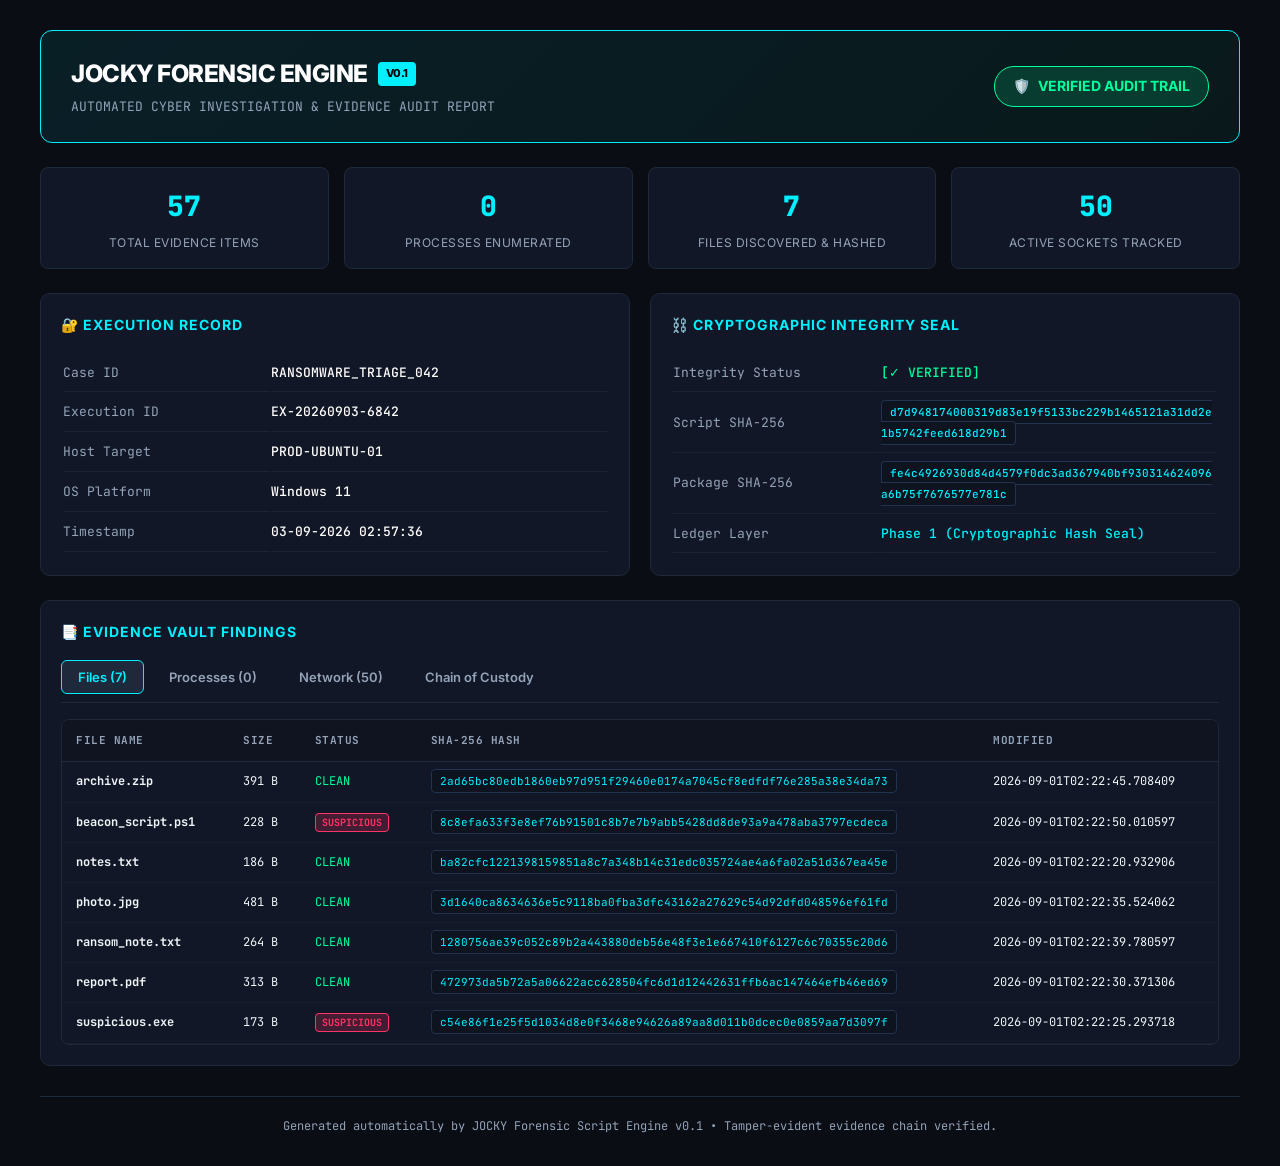
<file: investigation/reports/RANSOMWARE_TRIAGE_042_report.html>
<!DOCTYPE html>
<html lang="en">
<head>
    <meta charset="UTF-8">
    <meta name="viewport" content="width=device-width, initial-scale=1.0">
    <title>JOCKY Forensic Investigation Report - RANSOMWARE_TRIAGE_042</title>
    <link href="https://fonts.googleapis.com/css2?family=JetBrains+Mono:wght@400;500;700&family=Inter:wght@400;600;800&display=swap" rel="stylesheet">
    <style>
        :root {
            --bg-base: #0a0d14;
            --bg-card: #111726;
            --bg-card-hover: #162035;
            --border: #1e293b;
            --border-accent: #00f0ff;
            --cyan: #00f0ff;
            --green: #00ff9d;
            --yellow: #ffb800;
            --red: #ff3366;
            --text-main: #f1f5f9;
            --text-muted: #94a3b8;
            --font-mono: 'JetBrains Mono', monospace;
            --font-sans: 'Inter', sans-serif;
        }
        * { box-sizing: border-box; margin: 0; padding: 0; }
        body {
            background: var(--bg-base);
            color: var(--text-main);
            font-family: var(--font-sans);
            padding: 30px 20px;
            line-height: 1.6;
        }
        .container {
            max-width: 1200px;
            margin: 0 auto;
        }
        .header {
            background: linear-gradient(135deg, rgba(0, 240, 255, 0.08) 0%, rgba(0, 255, 157, 0.05) 100%);
            border: 1px solid var(--border-accent);
            border-radius: 12px;
            padding: 24px 30px;
            margin-bottom: 24px;
            display: flex;
            justify-content: space-between;
            align-items: center;
            flex-wrap: wrap;
            gap: 16px;
        }
        .logo-area h1 {
            font-size: 24px;
            font-weight: 800;
            letter-spacing: -0.5px;
            display: flex;
            align-items: center;
            gap: 10px;
            color: #ffffff;
        }
        .logo-badge {
            background: var(--cyan);
            color: #000;
            font-size: 11px;
            font-weight: 800;
            padding: 3px 8px;
            border-radius: 4px;
            text-transform: uppercase;
        }
        .subtitle {
            color: var(--text-muted);
            font-size: 13px;
            margin-top: 4px;
            font-family: var(--font-mono);
        }
        .status-badge {
            background: rgba(0, 255, 157, 0.15);
            border: 1px solid var(--green);
            color: var(--green);
            padding: 8px 18px;
            border-radius: 20px;
            font-weight: 700;
            font-size: 14px;
            display: flex;
            align-items: center;
            gap: 8px;
        }
        .grid-2 {
            display: grid;
            grid-template-columns: 1fr 1fr;
            gap: 20px;
            margin-bottom: 24px;
        }
        @media (max-width: 800px) {
            .grid-2 { grid-template-columns: 1fr; }
        }
        .card {
            background: var(--bg-card);
            border: 1px solid var(--border);
            border-radius: 10px;
            padding: 20px;
        }
        .card h2 {
            font-size: 14px;
            text-transform: uppercase;
            letter-spacing: 1px;
            color: var(--cyan);
            margin-bottom: 16px;
            display: flex;
            align-items: center;
            gap: 8px;
        }
        .kv-table {
            width: 100%;
            font-family: var(--font-mono);
            font-size: 13px;
        }
        .kv-table td {
            padding: 8px 0;
            border-bottom: 1px solid rgba(255,255,255,0.05);
        }
        .kv-key {
            color: var(--text-muted);
            width: 38%;
        }
        .kv-val {
            color: #ffffff;
            font-weight: 500;
            word-break: break-all;
        }
        .hash-tag {
            background: #0d131f;
            border: 1px solid #22324f;
            padding: 4px 8px;
            border-radius: 4px;
            color: var(--cyan);
            font-size: 11px;
        }
        .stats-grid {
            display: grid;
            grid-template-columns: repeat(auto-fit, minmax(180px, 1fr));
            gap: 15px;
            margin-bottom: 24px;
        }
        .stat-box {
            background: var(--bg-card);
            border: 1px solid var(--border);
            border-radius: 8px;
            padding: 16px;
            text-align: center;
        }
        .stat-num {
            font-size: 28px;
            font-weight: 800;
            color: var(--cyan);
            font-family: var(--font-mono);
        }
        .stat-label {
            font-size: 12px;
            color: var(--text-muted);
            text-transform: uppercase;
            letter-spacing: 0.5px;
            margin-top: 4px;
        }
        .tabs {
            display: flex;
            gap: 8px;
            margin-bottom: 16px;
            border-bottom: 1px solid var(--border);
            padding-bottom: 8px;
        }
        .tab-btn {
            background: none;
            border: 1px solid transparent;
            color: var(--text-muted);
            padding: 8px 16px;
            border-radius: 6px;
            cursor: pointer;
            font-family: var(--font-sans);
            font-weight: 600;
            font-size: 13px;
            transition: all 0.2s;
        }
        .tab-btn.active {
            background: #1e293b;
            color: var(--cyan);
            border-color: var(--cyan);
        }
        .table-container {
            background: var(--bg-card);
            border: 1px solid var(--border);
            border-radius: 8px;
            overflow-x: auto;
        }
        table.data-table {
            width: 100%;
            border-collapse: collapse;
            font-family: var(--font-mono);
            font-size: 12px;
            text-align: left;
        }
        table.data-table th {
            background: #0f1420;
            padding: 12px 14px;
            color: var(--text-muted);
            border-bottom: 1px solid var(--border);
            text-transform: uppercase;
            font-size: 11px;
            letter-spacing: 0.5px;
        }
        table.data-table td {
            padding: 10px 14px;
            border-bottom: 1px solid rgba(255,255,255,0.03);
            color: var(--text-main);
        }
        table.data-table tr:hover td {
            background: var(--bg-card-hover);
        }
        .badge-suspicious {
            background: rgba(255, 51, 102, 0.2);
            color: var(--red);
            border: 1px solid var(--red);
            padding: 2px 6px;
            border-radius: 4px;
            font-size: 10px;
            font-weight: bold;
        }
        .footer {
            margin-top: 30px;
            text-align: center;
            color: var(--text-muted);
            font-size: 12px;
            font-family: var(--font-mono);
            border-top: 1px solid var(--border);
            padding-top: 20px;
        }
    </style>
</head>
<body>
    <div class="container">
        <!-- Header -->
        <div class="header">
            <div class="logo-area">
                <h1>JOCKY FORENSIC ENGINE <span class="logo-badge">v0.1</span></h1>
                <div class="subtitle">AUTOMATED CYBER INVESTIGATION & EVIDENCE AUDIT REPORT</div>
            </div>
            <div class="status-badge">
                <span>🛡️</span> VERIFIED AUDIT TRAIL
            </div>
        </div>

        <!-- Metric Cards -->
        <div class="stats-grid">
            <div class="stat-box">
                <div class="stat-num">57</div>
                <div class="stat-label">Total Evidence Items</div>
            </div>
            <div class="stat-box">
                <div class="stat-num">0</div>
                <div class="stat-label">Processes Enumerated</div>
            </div>
            <div class="stat-box">
                <div class="stat-num">7</div>
                <div class="stat-label">Files Discovered & Hashed</div>
            </div>
            <div class="stat-box">
                <div class="stat-num">50</div>
                <div class="stat-label">Active Sockets Tracked</div>
            </div>
        </div>

        <!-- Execution Record Cards -->
        <div class="grid-2">
            <div class="card">
                <h2>🔐 Execution Record</h2>
                <table class="kv-table">
                    <tr><td class="kv-key">Case ID</td><td class="kv-val">RANSOMWARE_TRIAGE_042</td></tr>
                    <tr><td class="kv-key">Execution ID</td><td class="kv-val">EX-20260903-6842</td></tr>
                    <tr><td class="kv-key">Host Target</td><td class="kv-val">PROD-UBUNTU-01</td></tr>
                    <tr><td class="kv-key">OS Platform</td><td class="kv-val">Windows 11</td></tr>
                    <tr><td class="kv-key">Timestamp</td><td class="kv-val">03-09-2026 02:57:36</td></tr>
                </table>
            </div>

            <div class="card">
                <h2>⛓️ Cryptographic Integrity Seal</h2>
                <table class="kv-table">
                    <tr><td class="kv-key">Integrity Status</td><td class="kv-val" style="color: var(--green);">[✓ VERIFIED]</td></tr>
                    <tr><td class="kv-key">Script SHA-256</td><td class="kv-val"><span class="hash-tag">d7d948174000319d83e19f5133bc229b1465121a31dd2e1b5742feed618d29b1</span></td></tr>
                    <tr><td class="kv-key">Package SHA-256</td><td class="kv-val"><span class="hash-tag">fe4c4926930d84d4579f0dc3ad367940bf930314624096a6b75f7676577e781c</span></td></tr>
                    <tr><td class="kv-key">Ledger Layer</td><td class="kv-val" style="color: var(--cyan);">Phase 1 (Cryptographic Hash Seal)</td></tr>
                </table>
            </div>
        </div>

        <!-- Evidence Data Tables -->
        <div class="card">
            <h2>📑 Evidence Vault Findings</h2>
            
            <div class="tabs">
                <button class="tab-btn active" onclick="showTab('files')">Files (7)</button>
                <button class="tab-btn" onclick="showTab('procs')">Processes (0)</button>
                <button class="tab-btn" onclick="showTab('network')">Network (50)</button>
                <button class="tab-btn" onclick="showTab('chain')">Chain of Custody</button>
            </div>

            <!-- Files Table -->
            <div id="tab-files" class="table-container">
                <table class="data-table">
                    <thead>
                        <tr>
                            <th>File Name</th>
                            <th>Size</th>
                            <th>Status</th>
                            <th>SHA-256 Hash</th>
                            <th>Modified</th>
                        </tr>
                    </thead>
                    <tbody>
                        <tr>
                            <td><strong>archive.zip</strong></td>
                            <td>391 B</td>
                            <td><span style='color:var(--green);'>CLEAN</span></td>
                            <td><span class="hash-tag">2ad65bc80edb1860eb97d951f29460e0174a7045cf8edfdf76e285a38e34da73</span></td>
                            <td>2026-09-01T02:22:45.708409</td>
                        </tr><tr>
                            <td><strong>beacon_script.ps1</strong></td>
                            <td>228 B</td>
                            <td><span class='badge-suspicious'>SUSPICIOUS</span></td>
                            <td><span class="hash-tag">8c8efa633f3e8ef76b91501c8b7e7b9abb5428dd8de93a9a478aba3797ecdeca</span></td>
                            <td>2026-09-01T02:22:50.010597</td>
                        </tr><tr>
                            <td><strong>notes.txt</strong></td>
                            <td>186 B</td>
                            <td><span style='color:var(--green);'>CLEAN</span></td>
                            <td><span class="hash-tag">ba82cfc1221398159851a8c7a348b14c31edc035724ae4a6fa02a51d367ea45e</span></td>
                            <td>2026-09-01T02:22:20.932906</td>
                        </tr><tr>
                            <td><strong>photo.jpg</strong></td>
                            <td>481 B</td>
                            <td><span style='color:var(--green);'>CLEAN</span></td>
                            <td><span class="hash-tag">3d1640ca8634636e5c9118ba0fba3dfc43162a27629c54d92dfd048596ef61fd</span></td>
                            <td>2026-09-01T02:22:35.524062</td>
                        </tr><tr>
                            <td><strong>ransom_note.txt</strong></td>
                            <td>264 B</td>
                            <td><span style='color:var(--green);'>CLEAN</span></td>
                            <td><span class="hash-tag">1280756ae39c052c89b2a443880deb56e48f3e1e667410f6127c6c70355c20d6</span></td>
                            <td>2026-09-01T02:22:39.780597</td>
                        </tr><tr>
                            <td><strong>report.pdf</strong></td>
                            <td>313 B</td>
                            <td><span style='color:var(--green);'>CLEAN</span></td>
                            <td><span class="hash-tag">472973da5b72a5a06622acc628504fc6d1d12442631ffb6ac147464efb46ed69</span></td>
                            <td>2026-09-01T02:22:30.371306</td>
                        </tr><tr>
                            <td><strong>suspicious.exe</strong></td>
                            <td>173 B</td>
                            <td><span class='badge-suspicious'>SUSPICIOUS</span></td>
                            <td><span class="hash-tag">c54e86f1e25f5d1034d8e0f3468e94626a89aa8d011b0dcec0e0859aa7d3097f</span></td>
                            <td>2026-09-01T02:22:25.293718</td>
                        </tr>
                    </tbody>
                </table>
            </div>

            <!-- Processes Table -->
            <div id="tab-procs" class="table-container" style="display:none;">
                <table class="data-table">
                    <thead>
                        <tr>
                            <th>PID</th>
                            <th>Process Name</th>
                            <th>Memory</th>
                            <th>Status</th>
                            <th>Binary SHA-256</th>
                        </tr>
                    </thead>
                    <tbody>
                        <tr><td colspan="5" style="text-align:center; padding:20px;">No processes recorded</td></tr>
                    </tbody>
                </table>
            </div>

            <!-- Network Table -->
            <div id="tab-network" class="table-container" style="display:none;">
                <table class="data-table">
                    <thead>
                        <tr>
                            <th>Proto</th>
                            <th>Local Socket</th>
                            <th>Remote Socket</th>
                            <th>Status</th>
                            <th>PID</th>
                            <th>Process</th>
                        </tr>
                    </thead>
                    <tbody>
                        <tr>
                            <td>TCP</td>
                            <td>127.0.0.1:64383</td>
                            <td>127.0.0.1:64371</td>
                            <td>ESTABLISHED</td>
                            <td>25432</td>
                            <td>language_server_windows_x64.exe</td>
                        </tr><tr>
                            <td>TCP</td>
                            <td>2409:40c2:116e:495:e5a0:d0e7:6eb:cfe5:63283</td>
                            <td>64:ff9b::a66c:c8af:443</td>
                            <td>CLOSE_WAIT</td>
                            <td>21448</td>
                            <td>wpscloudsvr.exe</td>
                        </tr><tr>
                            <td>TCP</td>
                            <td>10.123.67.228:54379</td>
                            <td>166.108.200.175:443</td>
                            <td>CLOSE_WAIT</td>
                            <td>21448</td>
                            <td>wpscloudsvr.exe</td>
                        </tr><tr>
                            <td>TCP</td>
                            <td>127.0.0.1:64371</td>
                            <td>*</td>
                            <td>LISTEN</td>
                            <td>23276</td>
                            <td>Antigravity IDE.exe</td>
                        </tr><tr>
                            <td>TCP</td>
                            <td>:::135</td>
                            <td>*</td>
                            <td>LISTEN</td>
                            <td>1084</td>
                            <td>svchost.exe</td>
                        </tr><tr>
                            <td>TCP</td>
                            <td>127.0.0.1:64371</td>
                            <td>127.0.0.1:64391</td>
                            <td>ESTABLISHED</td>
                            <td>23276</td>
                            <td>Antigravity IDE.exe</td>
                        </tr><tr>
                            <td>TCP</td>
                            <td>10.123.67.228:54631</td>
                            <td>10.123.67.143:53</td>
                            <td>TIME_WAIT</td>
                            <td>0</td>
                            <td>system</td>
                        </tr><tr>
                            <td>UDP</td>
                            <td>0.0.0.0:57181</td>
                            <td>*</td>
                            <td>NONE</td>
                            <td>2488</td>
                            <td>svchost.exe</td>
                        </tr><tr>
                            <td>TCP</td>
                            <td>2409:40c2:116e:495:e5a0:d0e7:6eb:cfe5:61488</td>
                            <td>64:ff9b::a66c:c8af:443</td>
                            <td>CLOSE_WAIT</td>
                            <td>32388</td>
                            <td>wps.exe</td>
                        </tr><tr>
                            <td>TCP</td>
                            <td>10.123.67.228:53935</td>
                            <td>10.123.67.143:53</td>
                            <td>TIME_WAIT</td>
                            <td>0</td>
                            <td>system</td>
                        </tr><tr>
                            <td>UDP</td>
                            <td>:::53040</td>
                            <td>*</td>
                            <td>NONE</td>
                            <td>2488</td>
                            <td>svchost.exe</td>
                        </tr><tr>
                            <td>TCP</td>
                            <td>127.0.0.1:64371</td>
                            <td>127.0.0.1:64381</td>
                            <td>ESTABLISHED</td>
                            <td>23276</td>
                            <td>Antigravity IDE.exe</td>
                        </tr><tr>
                            <td>TCP</td>
                            <td>0.0.0.0:49664</td>
                            <td>*</td>
                            <td>LISTEN</td>
                            <td>1708</td>
                            <td>lsass.exe</td>
                        </tr><tr>
                            <td>TCP</td>
                            <td>127.0.0.1:64374</td>
                            <td>127.0.0.1:64398</td>
                            <td>ESTABLISHED</td>
                            <td>25432</td>
                            <td>language_server_windows_x64.exe</td>
                        </tr><tr>
                            <td>TCP</td>
                            <td>10.123.67.228:53462</td>
                            <td>10.123.67.143:53</td>
                            <td>TIME_WAIT</td>
                            <td>0</td>
                            <td>system</td>
                        </tr><tr>
                            <td>TCP</td>
                            <td>2409:40c2:116e:495:e5a0:d0e7:6eb:cfe5:63296</td>
                            <td>64:ff9b::a66c:c8af:443</td>
                            <td>CLOSE_WAIT</td>
                            <td>28516</td>
                            <td>wps.exe</td>
                        </tr><tr>
                            <td>TCP</td>
                            <td>127.0.0.1:51919</td>
                            <td>127.0.0.1:51911</td>
                            <td>ESTABLISHED</td>
                            <td>29928</td>
                            <td>language_server_windows_x64.exe</td>
                        </tr><tr>
                            <td>UDP</td>
                            <td>fe80::caf5:88eb:5671:5c87:1900</td>
                            <td>*</td>
                            <td>NONE</td>
                            <td>8160</td>
                            <td>svchost.exe</td>
                        </tr><tr>
                            <td>TCP</td>
                            <td>127.0.0.1:35045</td>
                            <td>*</td>
                            <td>LISTEN</td>
                            <td>18440</td>
                            <td>Code.exe</td>
                        </tr><tr>
                            <td>TCP</td>
                            <td>2409:40c2:116e:495:e5a0:d0e7:6eb:cfe5:58360</td>
                            <td>2001:4860:4842:400:::443</td>
                            <td>ESTABLISHED</td>
                            <td>29928</td>
                            <td>language_server_windows_x64.exe</td>
                        </tr><tr>
                            <td>TCP</td>
                            <td>2409:40c2:116e:495:e5a0:d0e7:6eb:cfe5:59228</td>
                            <td>2001:4860:4844:400:::443</td>
                            <td>TIME_WAIT</td>
                            <td>0</td>
                            <td>system</td>
                        </tr><tr>
                            <td>TCP</td>
                            <td>127.0.0.1:64382</td>
                            <td>127.0.0.1:64371</td>
                            <td>ESTABLISHED</td>
                            <td>25432</td>
                            <td>language_server_windows_x64.exe</td>
                        </tr><tr>
                            <td>UDP</td>
                            <td>0.0.0.0:5353</td>
                            <td>*</td>
                            <td>NONE</td>
                            <td>7024</td>
                            <td>msedge.exe</td>
                        </tr><tr>
                            <td>UDP</td>
                            <td>127.0.0.1:65089</td>
                            <td>*</td>
                            <td>NONE</td>
                            <td>8160</td>
                            <td>svchost.exe</td>
                        </tr><tr>
                            <td>UDP</td>
                            <td>10.123.67.228:1900</td>
                            <td>*</td>
                            <td>NONE</td>
                            <td>8160</td>
                            <td>svchost.exe</td>
                        </tr><tr>
                            <td>TCP</td>
                            <td>2409:40c2:116e:495:e5a0:d0e7:6eb:cfe5:63294</td>
                            <td>64:ff9b::a66c:c8af:443</td>
                            <td>CLOSE_WAIT</td>
                            <td>31488</td>
                            <td>wpspdf.exe</td>
                        </tr><tr>
                            <td>UDP</td>
                            <td>:::53533</td>
                            <td>*</td>
                            <td>NONE</td>
                            <td>2488</td>
                            <td>svchost.exe</td>
                        </tr><tr>
                            <td>TCP</td>
                            <td>10.123.67.228:49228</td>
                            <td>10.123.67.143:53</td>
                            <td>TIME_WAIT</td>
                            <td>0</td>
                            <td>system</td>
                        </tr><tr>
                            <td>TCP</td>
                            <td>127.0.0.1:56061</td>
                            <td>*</td>
                            <td>LISTEN</td>
                            <td>6712</td>
                            <td>Code.exe</td>
                        </tr><tr>
                            <td>TCP</td>
                            <td>127.0.0.1:64371</td>
                            <td>127.0.0.1:58357</td>
                            <td>ESTABLISHED</td>
                            <td>23276</td>
                            <td>Antigravity IDE.exe</td>
                        </tr><tr>
                            <td>TCP</td>
                            <td>10.123.67.228:61230</td>
                            <td>10.123.67.143:53</td>
                            <td>TIME_WAIT</td>
                            <td>0</td>
                            <td>system</td>
                        </tr><tr>
                            <td>UDP</td>
                            <td>:::123</td>
                            <td>*</td>
                            <td>NONE</td>
                            <td>5824</td>
                            <td>svchost.exe</td>
                        </tr><tr>
                            <td>UDP</td>
                            <td>:::57181</td>
                            <td>*</td>
                            <td>NONE</td>
                            <td>2488</td>
                            <td>svchost.exe</td>
                        </tr><tr>
                            <td>TCP</td>
                            <td>10.123.67.228:65019</td>
                            <td>10.123.67.143:53</td>
                            <td>TIME_WAIT</td>
                            <td>0</td>
                            <td>system</td>
                        </tr><tr>
                            <td>UDP</td>
                            <td>10.123.67.228:137</td>
                            <td>*</td>
                            <td>NONE</td>
                            <td>4</td>
                            <td>System</td>
                        </tr><tr>
                            <td>TCP</td>
                            <td>2409:40c2:116e:495:e5a0:d0e7:6eb:cfe5:49722</td>
                            <td>2600:140f:5a00::17d4:3723:443</td>
                            <td>CLOSE_WAIT</td>
                            <td>32340</td>
                            <td>LockApp.exe</td>
                        </tr><tr>
                            <td>TCP</td>
                            <td>127.0.0.1:51912</td>
                            <td>*</td>
                            <td>LISTEN</td>
                            <td>29928</td>
                            <td>language_server_windows_x64.exe</td>
                        </tr><tr>
                            <td>TCP</td>
                            <td>0.0.0.0:65402</td>
                            <td>*</td>
                            <td>LISTEN</td>
                            <td>21448</td>
                            <td>wpscloudsvr.exe</td>
                        </tr><tr>
                            <td>TCP</td>
                            <td>:::49666</td>
                            <td>*</td>
                            <td>LISTEN</td>
                            <td>2520</td>
                            <td>svchost.exe</td>
                        </tr><tr>
                            <td>UDP</td>
                            <td>2409:40c2:116e:495:e5a0:d0e7:6eb:cfe5:2177</td>
                            <td>*</td>
                            <td>NONE</td>
                            <td>12808</td>
                            <td>svchost.exe</td>
                        </tr><tr>
                            <td>TCP</td>
                            <td>10.123.67.228:54665</td>
                            <td>10.123.67.143:53</td>
                            <td>TIME_WAIT</td>
                            <td>0</td>
                            <td>system</td>
                        </tr><tr>
                            <td>TCP</td>
                            <td>127.0.0.1:51913</td>
                            <td>*</td>
                            <td>LISTEN</td>
                            <td>29928</td>
                            <td>language_server_windows_x64.exe</td>
                        </tr><tr>
                            <td>TCP</td>
                            <td>0.0.0.0:7680</td>
                            <td>*</td>
                            <td>LISTEN</td>
                            <td>3812</td>
                            <td>svchost.exe</td>
                        </tr><tr>
                            <td>TCP</td>
                            <td>2409:40c2:116e:495:e5a0:d0e7:6eb:cfe5:49275</td>
                            <td>2606:50c0:8002::154:443</td>
                            <td>ESTABLISHED</td>
                            <td>31096</td>
                            <td>Code.exe</td>
                        </tr><tr>
                            <td>UDP</td>
                            <td>::1:1900</td>
                            <td>*</td>
                            <td>NONE</td>
                            <td>8160</td>
                            <td>svchost.exe</td>
                        </tr><tr>
                            <td>TCP</td>
                            <td>2409:40c2:116e:495:e5a0:d0e7:6eb:cfe5:52546</td>
                            <td>64:ff9b::a66c:c8af:443</td>
                            <td>CLOSE_WAIT</td>
                            <td>31488</td>
                            <td>wpspdf.exe</td>
                        </tr><tr>
                            <td>TCP</td>
                            <td>10.123.67.228:50556</td>
                            <td>10.123.67.143:53</td>
                            <td>TIME_WAIT</td>
                            <td>0</td>
                            <td>system</td>
                        </tr><tr>
                            <td>TCP</td>
                            <td>127.0.0.1:64391</td>
                            <td>127.0.0.1:64371</td>
                            <td>ESTABLISHED</td>
                            <td>25432</td>
                            <td>language_server_windows_x64.exe</td>
                        </tr><tr>
                            <td>TCP</td>
                            <td>127.0.0.1:49675</td>
                            <td>127.0.0.1:49674</td>
                            <td>ESTABLISHED</td>
                            <td>7268</td>
                            <td>mysqld.exe</td>
                        </tr><tr>
                            <td>TCP</td>
                            <td>2409:40c2:116e:495:e5a0:d0e7:6eb:cfe5:52760</td>
                            <td>2404:6800:4000:1025::bc:5228</td>
                            <td>ESTABLISHED</td>
                            <td>17668</td>
                            <td>chrome.exe</td>
                        </tr>
                    </tbody>
                </table>
            </div>

            <!-- Chain Table -->
            <div id="tab-chain" class="table-container" style="display:none;">
                <table class="data-table">
                    <thead>
                        <tr>
                            <th>Item ID</th>
                            <th>Category</th>
                            <th>Timestamp</th>
                            <th>Item Hash (SHA-256)</th>
                        </tr>
                    </thead>
                    <tbody>
                        <tr>
                            <td><strong>EV-0001</strong></td>
                            <td>FILE</td>
                            <td>2026-09-02T21:27:36.110305+00:00</td>
                            <td><span class="hash-tag">f15bb3091242b33360e392ccf93744034786db8029448193e2a78fcf62b1500f</span></td>
                        </tr><tr>
                            <td><strong>EV-0002</strong></td>
                            <td>FILE</td>
                            <td>2026-09-02T21:27:36.110366+00:00</td>
                            <td><span class="hash-tag">560be4713e36a20119a1c9ef6bbb1499c6ef58d36d18a65ed68f4b0dfef1bc0d</span></td>
                        </tr><tr>
                            <td><strong>EV-0003</strong></td>
                            <td>FILE</td>
                            <td>2026-09-02T21:27:36.110391+00:00</td>
                            <td><span class="hash-tag">51cb8923a7a5df343aeb18a070b0cd45bd2d40c83d4cb897a01246233ba7b1dd</span></td>
                        </tr><tr>
                            <td><strong>EV-0004</strong></td>
                            <td>FILE</td>
                            <td>2026-09-02T21:27:36.110413+00:00</td>
                            <td><span class="hash-tag">7f9574c37de5ffc902cebb9addbbdb46cf9e82617f9f5008166886b3ad0713c2</span></td>
                        </tr><tr>
                            <td><strong>EV-0005</strong></td>
                            <td>FILE</td>
                            <td>2026-09-02T21:27:36.110432+00:00</td>
                            <td><span class="hash-tag">43dccc60bc723e7b514f6dd873b63a0b2412b620d942a6fd25b82be2090a9144</span></td>
                        </tr><tr>
                            <td><strong>EV-0006</strong></td>
                            <td>FILE</td>
                            <td>2026-09-02T21:27:36.110450+00:00</td>
                            <td><span class="hash-tag">ea68752c52befee8a110b605f291a0cc77206a4c9f07e646b5f420c771aa253a</span></td>
                        </tr><tr>
                            <td><strong>EV-0007</strong></td>
                            <td>FILE</td>
                            <td>2026-09-02T21:27:36.110467+00:00</td>
                            <td><span class="hash-tag">63c627ad5e2df900420a2ebafdf159a4e6f9999511a5d603669c939c64bf5763</span></td>
                        </tr><tr>
                            <td><strong>EV-0008</strong></td>
                            <td>NETWORK_CONNECTION</td>
                            <td>2026-09-02T21:27:36.110512+00:00</td>
                            <td><span class="hash-tag">1f53d806c6f54bc14f7ed69e375cae1f6a558a8751bfeb777d30fb9f1b3d3532</span></td>
                        </tr><tr>
                            <td><strong>EV-0009</strong></td>
                            <td>NETWORK_CONNECTION</td>
                            <td>2026-09-02T21:27:36.110530+00:00</td>
                            <td><span class="hash-tag">a2504510cc33617d38e81b0e786632f4a92143aa22c8b7f52c0b970532192983</span></td>
                        </tr><tr>
                            <td><strong>EV-0010</strong></td>
                            <td>NETWORK_CONNECTION</td>
                            <td>2026-09-02T21:27:36.110547+00:00</td>
                            <td><span class="hash-tag">fb76c9d6e119728844d20dc99eb14ca865d0b57bb6d3a0168e4c1848e932d63c</span></td>
                        </tr><tr>
                            <td><strong>EV-0011</strong></td>
                            <td>NETWORK_CONNECTION</td>
                            <td>2026-09-02T21:27:36.110562+00:00</td>
                            <td><span class="hash-tag">e48af5f1e3549acab07668fa4715d49b16e80a8b468055181c1fb0046811e762</span></td>
                        </tr><tr>
                            <td><strong>EV-0012</strong></td>
                            <td>NETWORK_CONNECTION</td>
                            <td>2026-09-02T21:27:36.110577+00:00</td>
                            <td><span class="hash-tag">9454af8af1e832f696f24ea08f052914eeb717d881ecd7e6fedc1b1b3654bd9f</span></td>
                        </tr><tr>
                            <td><strong>EV-0013</strong></td>
                            <td>NETWORK_CONNECTION</td>
                            <td>2026-09-02T21:27:36.110591+00:00</td>
                            <td><span class="hash-tag">1d7c723653d9923cbff44384f7800ff49919e2d5574fb4cd772f55397facbfca</span></td>
                        </tr><tr>
                            <td><strong>EV-0014</strong></td>
                            <td>NETWORK_CONNECTION</td>
                            <td>2026-09-02T21:27:36.110605+00:00</td>
                            <td><span class="hash-tag">0988e4b08f92351868420827c1bc71d3658567deeb978d4cbd01c885944e2d07</span></td>
                        </tr><tr>
                            <td><strong>EV-0015</strong></td>
                            <td>NETWORK_CONNECTION</td>
                            <td>2026-09-02T21:27:36.110619+00:00</td>
                            <td><span class="hash-tag">9d622adc34ab57357f9535db372904ee1bbd61ebab6e87a3cf00ab0b1726f243</span></td>
                        </tr><tr>
                            <td><strong>EV-0016</strong></td>
                            <td>NETWORK_CONNECTION</td>
                            <td>2026-09-02T21:27:36.110633+00:00</td>
                            <td><span class="hash-tag">9dcd56711411e46534dc6bf1509a6e2f339f31515fc303b53853a5d1a3ed0a4c</span></td>
                        </tr><tr>
                            <td><strong>EV-0017</strong></td>
                            <td>NETWORK_CONNECTION</td>
                            <td>2026-09-02T21:27:36.110647+00:00</td>
                            <td><span class="hash-tag">31ed1bbc00934acde178bf7ee502d3d1efb0d8f3f11674b40029e3e30cd284cc</span></td>
                        </tr><tr>
                            <td><strong>EV-0018</strong></td>
                            <td>NETWORK_CONNECTION</td>
                            <td>2026-09-02T21:27:36.110661+00:00</td>
                            <td><span class="hash-tag">c44a7c43d1c962981407daf4fcb3e435304fab976f84ada41c385bdffc8c0678</span></td>
                        </tr><tr>
                            <td><strong>EV-0019</strong></td>
                            <td>NETWORK_CONNECTION</td>
                            <td>2026-09-02T21:27:36.110675+00:00</td>
                            <td><span class="hash-tag">d40b103f097ef4d37421fa07fc2c982abeabf07967562617aa88b77806565088</span></td>
                        </tr><tr>
                            <td><strong>EV-0020</strong></td>
                            <td>NETWORK_CONNECTION</td>
                            <td>2026-09-02T21:27:36.110689+00:00</td>
                            <td><span class="hash-tag">56b67b5fd1a5c2d566fc095c5003b3c025b0874ef012f377a7ed80f3b3ae35d6</span></td>
                        </tr><tr>
                            <td><strong>EV-0021</strong></td>
                            <td>NETWORK_CONNECTION</td>
                            <td>2026-09-02T21:27:36.110703+00:00</td>
                            <td><span class="hash-tag">8d255ff52cd98097a8175aff9e57820ddafa372ff14a90ceaaf525ed6d1cec18</span></td>
                        </tr><tr>
                            <td><strong>EV-0022</strong></td>
                            <td>NETWORK_CONNECTION</td>
                            <td>2026-09-02T21:27:36.110717+00:00</td>
                            <td><span class="hash-tag">a9b1c53c5e601ea498888d5500d527e1a27c9cd33bb3623f1a873bbeced84661</span></td>
                        </tr><tr>
                            <td><strong>EV-0023</strong></td>
                            <td>NETWORK_CONNECTION</td>
                            <td>2026-09-02T21:27:36.110731+00:00</td>
                            <td><span class="hash-tag">4973d51ae43fb3315892af6003cf735c0cf0025b09f32c8b81452e490564178c</span></td>
                        </tr><tr>
                            <td><strong>EV-0024</strong></td>
                            <td>NETWORK_CONNECTION</td>
                            <td>2026-09-02T21:27:36.110745+00:00</td>
                            <td><span class="hash-tag">80cdf4198ffb2fa2c854055a3af897da7cb33cec95583d57d07cd6c6c036f074</span></td>
                        </tr><tr>
                            <td><strong>EV-0025</strong></td>
                            <td>NETWORK_CONNECTION</td>
                            <td>2026-09-02T21:27:36.110759+00:00</td>
                            <td><span class="hash-tag">18f41d330640cc45739f2497f6adb5c882c27201d3b53efdd62dd97be3a8ca48</span></td>
                        </tr><tr>
                            <td><strong>EV-0026</strong></td>
                            <td>NETWORK_CONNECTION</td>
                            <td>2026-09-02T21:27:36.110773+00:00</td>
                            <td><span class="hash-tag">44060cd95be6188d31f56c763dcbbf023971685b95917c0bbd3ca1908f478287</span></td>
                        </tr><tr>
                            <td><strong>EV-0027</strong></td>
                            <td>NETWORK_CONNECTION</td>
                            <td>2026-09-02T21:27:36.110787+00:00</td>
                            <td><span class="hash-tag">b2698b5e7d434c5e14308acc583ddf89f5352206b8281690bd0231cbd8f9adb6</span></td>
                        </tr><tr>
                            <td><strong>EV-0028</strong></td>
                            <td>NETWORK_CONNECTION</td>
                            <td>2026-09-02T21:27:36.110801+00:00</td>
                            <td><span class="hash-tag">d39f288bf56b1922c66a734149022106d3254d0ed4057012ed533e3926ffc949</span></td>
                        </tr><tr>
                            <td><strong>EV-0029</strong></td>
                            <td>NETWORK_CONNECTION</td>
                            <td>2026-09-02T21:27:36.110815+00:00</td>
                            <td><span class="hash-tag">e76d77024b2725aca1e2da7096e2b9273c3e059df7adea3e770d908aafa6deb8</span></td>
                        </tr><tr>
                            <td><strong>EV-0030</strong></td>
                            <td>NETWORK_CONNECTION</td>
                            <td>2026-09-02T21:27:36.110828+00:00</td>
                            <td><span class="hash-tag">2adc27a84352841daaf2b02c01053a1f8c5ff345e7b951acc3cd2a1ae72f48db</span></td>
                        </tr><tr>
                            <td><strong>EV-0031</strong></td>
                            <td>NETWORK_CONNECTION</td>
                            <td>2026-09-02T21:27:36.110842+00:00</td>
                            <td><span class="hash-tag">42b3ffd19998420c14b8b589d5867ef2a446c155616e6880dbf63dd58373e1a9</span></td>
                        </tr><tr>
                            <td><strong>EV-0032</strong></td>
                            <td>NETWORK_CONNECTION</td>
                            <td>2026-09-02T21:27:36.110855+00:00</td>
                            <td><span class="hash-tag">c9bd3cc8f03ef3d2342a2ad0a613608693bf259a284a4aee06e74144afb2d980</span></td>
                        </tr><tr>
                            <td><strong>EV-0033</strong></td>
                            <td>NETWORK_CONNECTION</td>
                            <td>2026-09-02T21:27:36.110869+00:00</td>
                            <td><span class="hash-tag">0a82f495214fee1abfea1c60d4bc68734783d763b20b5a60f00cf41bb5bcc572</span></td>
                        </tr><tr>
                            <td><strong>EV-0034</strong></td>
                            <td>NETWORK_CONNECTION</td>
                            <td>2026-09-02T21:27:36.110882+00:00</td>
                            <td><span class="hash-tag">97679000c26a403b6d3b7c18a8a42ce431e19331bd58f72259ebcdafb7d17b69</span></td>
                        </tr><tr>
                            <td><strong>EV-0035</strong></td>
                            <td>NETWORK_CONNECTION</td>
                            <td>2026-09-02T21:27:36.110896+00:00</td>
                            <td><span class="hash-tag">7d72700ed524b2248147a45786b6fa308a829ad0db7344dab03c311433ffedd8</span></td>
                        </tr><tr>
                            <td><strong>EV-0036</strong></td>
                            <td>NETWORK_CONNECTION</td>
                            <td>2026-09-02T21:27:36.110910+00:00</td>
                            <td><span class="hash-tag">371a4872da43c19225b1a0afb8b6d1998927b5c5077ef226fdb1647bce0e9ca0</span></td>
                        </tr><tr>
                            <td><strong>EV-0037</strong></td>
                            <td>NETWORK_CONNECTION</td>
                            <td>2026-09-02T21:27:36.110923+00:00</td>
                            <td><span class="hash-tag">143fcb4428df36f286b98d55acad2de6cce715af48624ecc535f2d8afd82a54b</span></td>
                        </tr><tr>
                            <td><strong>EV-0038</strong></td>
                            <td>NETWORK_CONNECTION</td>
                            <td>2026-09-02T21:27:36.110937+00:00</td>
                            <td><span class="hash-tag">bab09284bb4b75404febca9dedcb759efeffdd5f125cedd9cc10b14ff0204595</span></td>
                        </tr><tr>
                            <td><strong>EV-0039</strong></td>
                            <td>NETWORK_CONNECTION</td>
                            <td>2026-09-02T21:27:36.110951+00:00</td>
                            <td><span class="hash-tag">6a486cde3d04fa2aee80acd26d5d3567bf1cf27f0c532cd97135faca5782a426</span></td>
                        </tr><tr>
                            <td><strong>EV-0040</strong></td>
                            <td>NETWORK_CONNECTION</td>
                            <td>2026-09-02T21:27:36.110964+00:00</td>
                            <td><span class="hash-tag">da715761f5bc2b58c311f8ff3d7f4a7f9d697e20344089aca809ad08e30f0161</span></td>
                        </tr><tr>
                            <td><strong>EV-0041</strong></td>
                            <td>NETWORK_CONNECTION</td>
                            <td>2026-09-02T21:27:36.110978+00:00</td>
                            <td><span class="hash-tag">46457d39870e34c311eb313b9e8b4f3c30ac40474211d8b71a65615a7395fda3</span></td>
                        </tr><tr>
                            <td><strong>EV-0042</strong></td>
                            <td>NETWORK_CONNECTION</td>
                            <td>2026-09-02T21:27:36.110991+00:00</td>
                            <td><span class="hash-tag">33a0e9b024fa661c50978069d0d075c8c84665d0cb0a167a89b948cca6f2aa4b</span></td>
                        </tr><tr>
                            <td><strong>EV-0043</strong></td>
                            <td>NETWORK_CONNECTION</td>
                            <td>2026-09-02T21:27:36.111004+00:00</td>
                            <td><span class="hash-tag">b1d9e4312a9ed659bcdeaf939410222ea8ada827f45f8d4c6b06ccd2830f2a69</span></td>
                        </tr><tr>
                            <td><strong>EV-0044</strong></td>
                            <td>NETWORK_CONNECTION</td>
                            <td>2026-09-02T21:27:36.111018+00:00</td>
                            <td><span class="hash-tag">ad57cf2885b01763bdc0279c4c1ad3243813d6deec969ad4b5cb0265b797277c</span></td>
                        </tr><tr>
                            <td><strong>EV-0045</strong></td>
                            <td>NETWORK_CONNECTION</td>
                            <td>2026-09-02T21:27:36.111031+00:00</td>
                            <td><span class="hash-tag">0e2b5de503ae0711dddc1f63721002cd464b18f0180aee3f926b3fae5de5de0d</span></td>
                        </tr><tr>
                            <td><strong>EV-0046</strong></td>
                            <td>NETWORK_CONNECTION</td>
                            <td>2026-09-02T21:27:36.111045+00:00</td>
                            <td><span class="hash-tag">b9c93326d79fc28864573e24cd39eb127c6fcbc2a0c70bc6763b5ef3b71407ee</span></td>
                        </tr><tr>
                            <td><strong>EV-0047</strong></td>
                            <td>NETWORK_CONNECTION</td>
                            <td>2026-09-02T21:27:36.111114+00:00</td>
                            <td><span class="hash-tag">9c0199ad41146c730cccef060bb5aeea1838abd53d0b183790d21bb48839949a</span></td>
                        </tr><tr>
                            <td><strong>EV-0048</strong></td>
                            <td>NETWORK_CONNECTION</td>
                            <td>2026-09-02T21:27:36.111136+00:00</td>
                            <td><span class="hash-tag">ab2b88f8bfcf32e2dafcaf161677dae531f5047d992116e7b30e4c480a69ac15</span></td>
                        </tr><tr>
                            <td><strong>EV-0049</strong></td>
                            <td>NETWORK_CONNECTION</td>
                            <td>2026-09-02T21:27:36.111158+00:00</td>
                            <td><span class="hash-tag">b04be7f0533d67569dd22970f821e25f32cbcc1d2b4456de7eb5844fdd39ece5</span></td>
                        </tr><tr>
                            <td><strong>EV-0050</strong></td>
                            <td>NETWORK_CONNECTION</td>
                            <td>2026-09-02T21:27:36.111180+00:00</td>
                            <td><span class="hash-tag">b6376a074a8c69b51bfdf9e0ee2d40b4f4aa356a24db7049bbf895fb0adcd212</span></td>
                        </tr><tr>
                            <td><strong>EV-0051</strong></td>
                            <td>NETWORK_CONNECTION</td>
                            <td>2026-09-02T21:27:36.111201+00:00</td>
                            <td><span class="hash-tag">564bd4acec3ff6c0f320aaf3981844a62a85827b92195bd53c46e3313b18a86e</span></td>
                        </tr><tr>
                            <td><strong>EV-0052</strong></td>
                            <td>NETWORK_CONNECTION</td>
                            <td>2026-09-02T21:27:36.111224+00:00</td>
                            <td><span class="hash-tag">ae00267a4bc7be1b3cb7fdeb080936cd6e0c6dc8978dce6536fc206ae00b4116</span></td>
                        </tr><tr>
                            <td><strong>EV-0053</strong></td>
                            <td>NETWORK_CONNECTION</td>
                            <td>2026-09-02T21:27:36.111245+00:00</td>
                            <td><span class="hash-tag">7007d31fd55c8018f628e96e15c78a1842f836fe4f07769033078e44e4c405b8</span></td>
                        </tr><tr>
                            <td><strong>EV-0054</strong></td>
                            <td>NETWORK_CONNECTION</td>
                            <td>2026-09-02T21:27:36.111266+00:00</td>
                            <td><span class="hash-tag">1e19b281ba1091b1d987849960232d91e5c2dcabf2f14582917b089c12cc4462</span></td>
                        </tr><tr>
                            <td><strong>EV-0055</strong></td>
                            <td>NETWORK_CONNECTION</td>
                            <td>2026-09-02T21:27:36.111287+00:00</td>
                            <td><span class="hash-tag">06e6b14467aa9eaf08fcc2dab53edffaae4bbb051e45100a6576481a6fac8237</span></td>
                        </tr><tr>
                            <td><strong>EV-0056</strong></td>
                            <td>NETWORK_CONNECTION</td>
                            <td>2026-09-02T21:27:36.111308+00:00</td>
                            <td><span class="hash-tag">ae0d1d4ed401c7e457c14ccc06e8436d5a12c9acd90b103be13c9c3e0a294dd6</span></td>
                        </tr><tr>
                            <td><strong>EV-0057</strong></td>
                            <td>NETWORK_CONNECTION</td>
                            <td>2026-09-02T21:27:36.111330+00:00</td>
                            <td><span class="hash-tag">47059398577f217d6970294e98f7aa743cebae3fd1f324032ed3ec9cf75c0150</span></td>
                        </tr>
                    </tbody>
                </table>
            </div>

        </div>

        <div class="footer">
            Generated automatically by JOCKY Forensic Script Engine v0.1 • Tamper-evident evidence chain verified.
        </div>
    </div>

    <script>
        function showTab(tabName) {
            document.getElementById('tab-files').style.display = 'none';
            document.getElementById('tab-procs').style.display = 'none';
            document.getElementById('tab-network').style.display = 'none';
            document.getElementById('tab-chain').style.display = 'none';

            document.querySelectorAll('.tab-btn').forEach(btn => btn.classList.remove('active'));

            document.getElementById('tab-' + tabName).style.display = 'block';
            event.target.classList.add('active');
        }
    </script>
</body>
</html>
</file>
